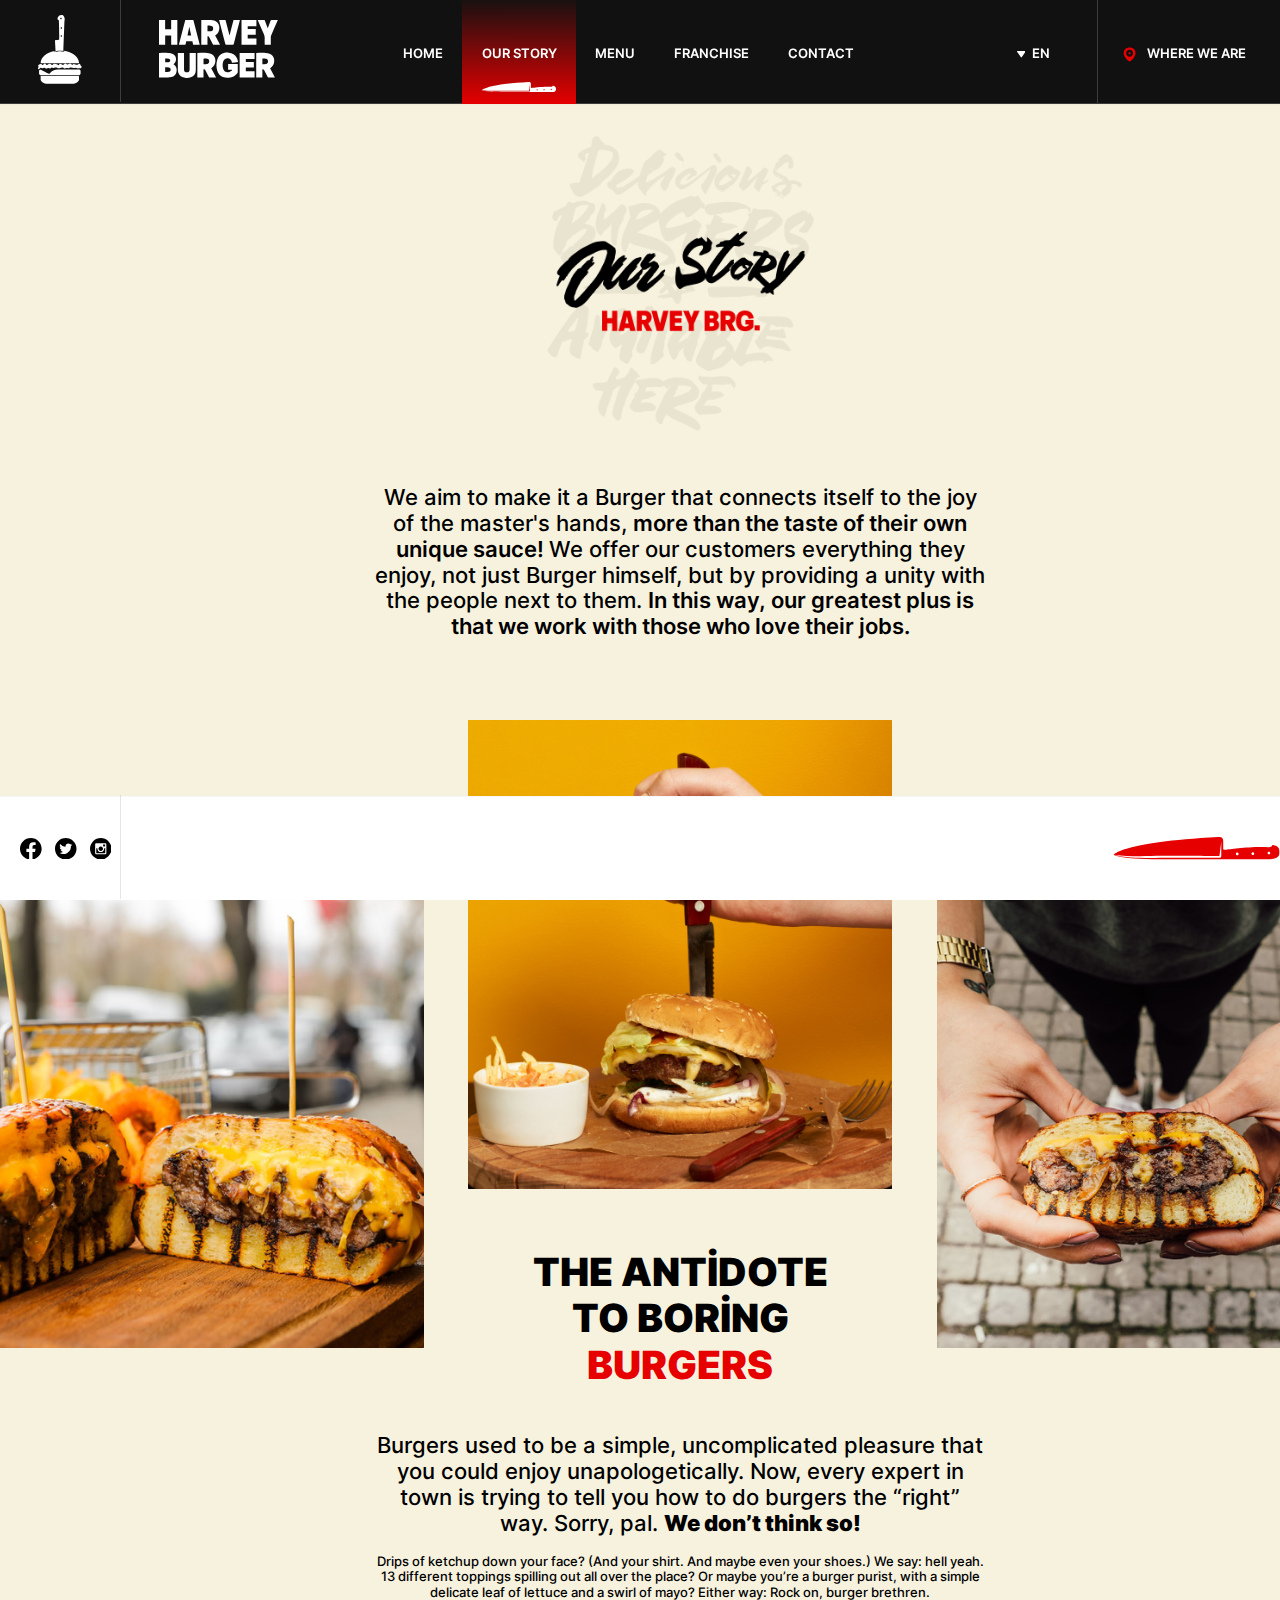
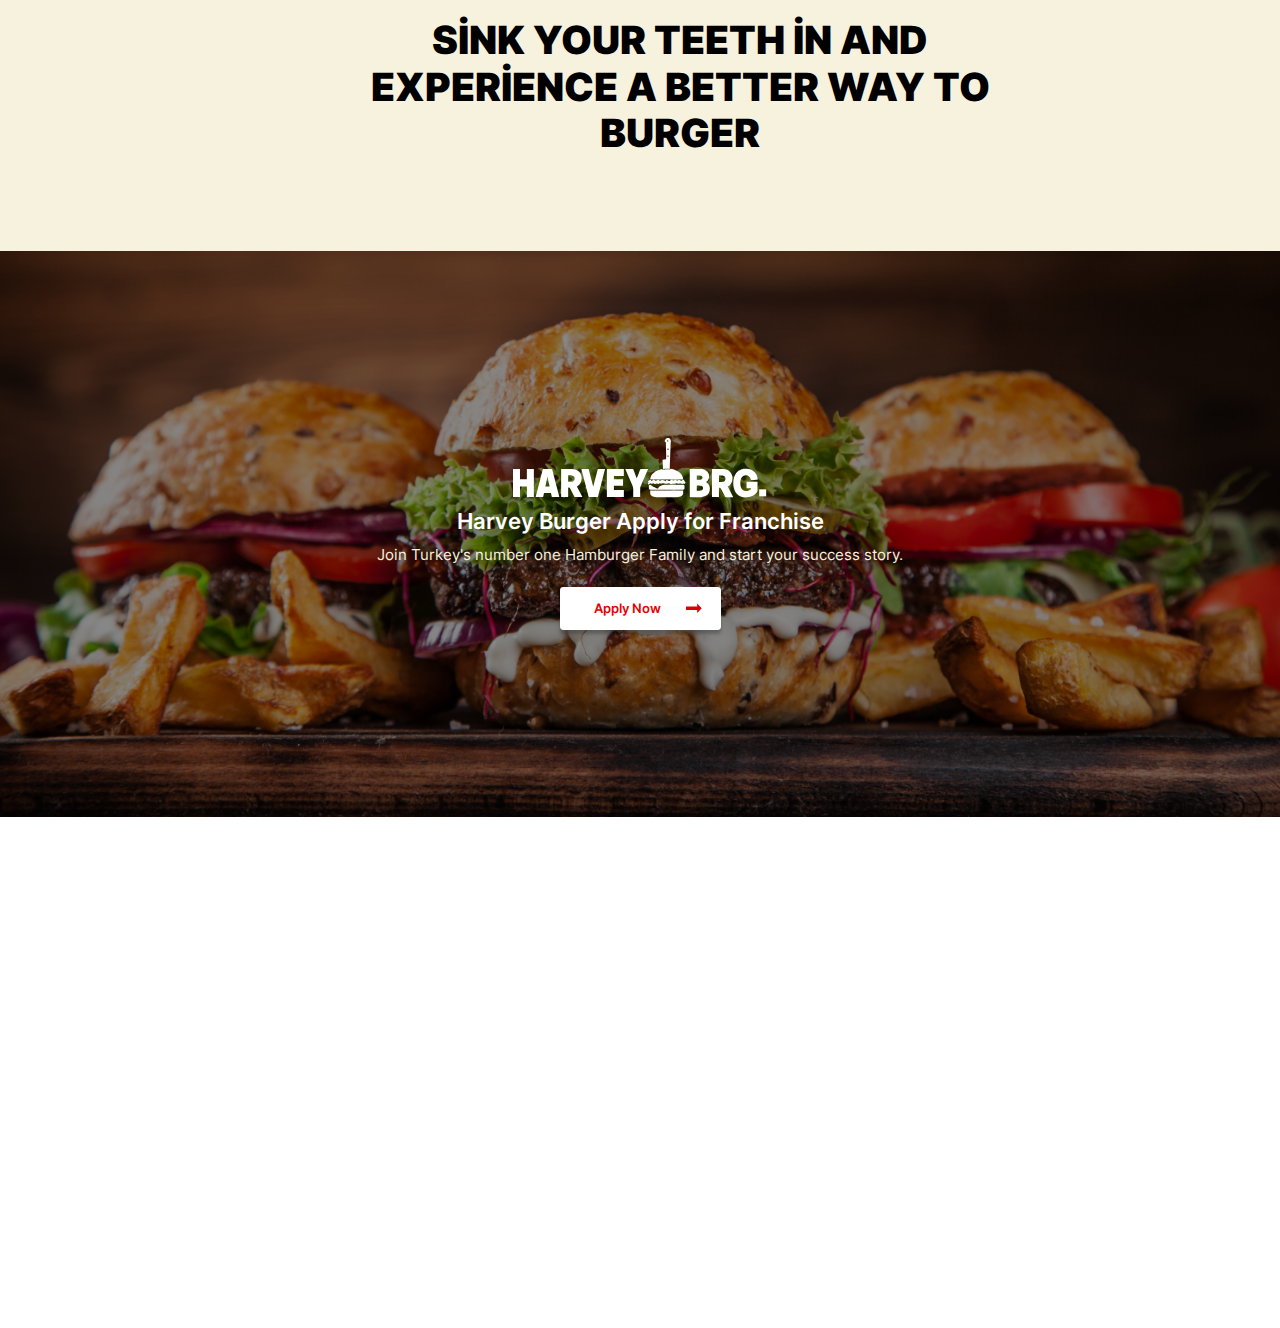
<file: about-us.html>
<!DOCTYPE html>
<html lang="tr">
<head>
    <title>About Us</title>
    <meta charset="utf-8" />
    <meta name="viewport" content="width=device-width, initial-scale=1.0, maximum-scale=1.0, user-scalable=0" />
    <meta name="format-detection" content="telephone=no">
    <meta name="author" content="Contact">
    <link href="Content/Visuals/menu-logo-02.png" rel="shortcut icon" type="image/x-icon" />
    <link href="Content/Styles/Css/Base.css" rel="stylesheet" type="text/css" />

</head>
<body class="f-scrolled-03 about-us">

    <div id="page-wrapper">
        <div id="content-wrapper">
            <header class="comp-header-01">
                <div class="c-wrapper">
                    <div id="site-logo" data-page-transit="true">
                        <div class="c-item-01">
                            <a href="index.html" class="c-unit-01">
                                <svg width="51" height="80" viewBox="0 0 51 80" fill="none" xmlns="http://www.w3.org/2000/svg">
                                    <path d="M47.1944 70.9512H3.50047C3.26532 70.9512 3.07373 71.1602 3.07373 71.4128V74.6961C3.07373 77.6137 6.71416 80 11.1733 80H39.5216C43.972 80 47.6211 77.6137 47.6211 74.6961V71.4128C47.6211 71.1602 47.4295 70.9512 47.1944 70.9512Z" fill="white" />
                                    <path d="M47.656 63.2H22.2078C20.0567 63.4438 18.0013 64.1406 16.1985 65.2641C14.657 66.2221 14.1519 67.4326 14.1257 67.5023L14.0648 67.6591L13.969 67.781C13.7425 68.0771 13.3855 68.2426 12.9761 68.2426C12.5668 68.2426 11.7394 68.2426 5.00724 64.5499C4.92886 64.5064 4.87659 64.4802 4.83305 64.4541C4.6937 64.3757 4.11019 64.0448 3.52667 63.6964C3.22185 63.5135 2.96929 63.3567 2.76898 63.2261C1.89806 63.3567 1.21875 64.1057 1.21875 65.0202V68.0597C1.21875 69.0525 2.03741 69.8712 3.03026 69.8712H47.6473C48.6402 69.8712 49.4588 69.0525 49.4588 68.0597V65.0202C49.4588 64.0274 48.6402 63.2087 47.6473 63.2087L47.656 63.2Z" fill="white" />
                                    <path d="M49.7898 59.1938C49.3718 58.5145 49.485 57.6697 48.9102 57.0949C47.3774 55.5447 46.6893 57.661 45.4091 57.8003C44.0679 57.9571 42.9705 56.8423 41.6903 56.8423C40.8281 56.8423 40.4797 57.8526 39.6785 57.722C39.0427 57.6262 38.5115 56.8685 37.9366 56.6072C36.3603 55.893 35.4284 57.7481 33.9304 57.4259C32.9724 57.2168 32.5892 56.1979 31.5267 56.4243C30.6906 56.5985 30.351 57.5391 29.5671 57.8265C27.0676 58.7496 25.8048 54.6302 24.1587 58.3664C22.4517 57.8787 20.5183 56.1282 18.6371 56.7465C17.5833 57.0949 17.3308 58.2271 16.2073 58.0094C15.467 57.8613 15.2057 57.0862 14.5961 56.8772C13.4465 56.4766 13.342 56.372 12.4449 56.973C8.96995 59.3245 9.6841 56.703 7.7768 56.224C7.35876 56.1195 6.07851 57.6 5.38178 57.9832C4.71988 58.3403 4.29314 57.1036 3.79671 56.9294C2.78645 56.5898 1.57587 57.2691 0.61786 58.1923C-0.174674 58.95 -0.218223 59.7947 0.913969 59.9341C0.931387 60.8224 -0.644969 61.4756 0.30433 62.8778C1.72392 63.2087 2.11584 61.0663 3.48318 61.1708C4.03186 61.2143 4.55441 61.7804 5.10309 61.7891C6.07852 61.8066 6.53138 60.9879 7.48939 61.1534C8.53449 61.3363 8.63029 62.2681 9.88441 62.1462C10.7292 62.0591 11.2953 61.3885 12.2533 61.4756C13.0633 61.554 13.3855 62.1027 14.2825 62.0156C14.8399 61.9633 15.2754 61.1882 15.946 61.1185C16.5644 61.0576 17.1566 61.6062 17.7836 61.6498C18.6894 61.7195 18.8984 61.3798 19.8303 61.1185C21.8073 60.5611 23.0701 62.1811 25.0819 61.824C26.3186 61.6063 27.6598 60.744 28.9052 61.0663C29.6107 61.2492 30.0113 62.0678 30.8125 62.1723C31.4919 62.2681 32.206 61.7891 32.8679 61.6759C33.7649 61.5279 34.6881 61.9546 35.4981 61.8153C36.639 61.6237 37.1964 61.0924 38.4505 61.1098C39.6001 61.1272 40.4449 61.6846 41.5858 61.6411C42.8573 61.5888 43.406 61.0576 44.6514 61.4582C45.5572 61.7456 46.82 62.9649 47.7954 61.284C48.257 62.8517 50.4778 61.7979 50.6869 60.4479C50.9307 58.8977 50.2514 59.9254 49.7898 59.1677V59.1938Z" fill="white" />
                                    <path d="M30.6297 41.6274C30.7081 41.7406 30.7429 41.8625 30.682 41.9671C30.4294 42.4548 29.3495 42.7857 27.5205 42.3851C25.6916 41.9845 24.4201 42.2457 24.4201 42.2457C22.0338 43.047 21.0758 42.6638 21.0758 42.6638C21.0758 42.6638 20.4138 42.4461 19.5604 42.5331C18.7069 42.6202 19.0552 42.0106 19.0552 42.0106C19.0378 41.9409 19.0465 41.8712 19.0639 41.8103C9.8148 43.6218 3.06519 49.3089 3.06519 56.0498H47.691C47.691 49.0563 40.4188 43.1863 30.6297 41.6187V41.6274Z" fill="white" />
                                    <path d="M19.7257 29.2604C19.7257 29.2604 20.0741 35.5571 20.466 41.9758C22.0772 41.7319 23.7581 41.5926 25.4825 41.5926C26.8411 41.5926 28.1736 41.6797 29.4713 41.8364C30.02 27.3357 30.769 7.2262 30.708 6.94751C31.8663 2.92387 29.5845 0.11081 27.982 0.0150095C26.1879 -0.0982096 23.2704 0.337249 22.5649 4.54378C23.1833 5.31889 24.2458 6.17239 24.2458 6.17239C24.2458 6.17239 24.9687 24.5574 24.5071 28.7465L19.717 29.2604H19.7257ZM27.7643 25.0974C27.4334 25.4371 26.8847 25.4458 26.545 25.1148C26.2054 24.7839 26.1967 24.2352 26.5276 23.8955C26.8586 23.5559 27.4072 23.5472 27.7469 23.8781C28.0866 24.2091 28.0953 24.7578 27.7643 25.0974ZM27.7469 14.6116C28.0866 14.9425 28.0953 15.4912 27.7643 15.8309C27.4334 16.1705 26.8847 16.1792 26.545 15.8483C26.2054 15.5173 26.1967 14.9686 26.5276 14.629C26.8586 14.2893 27.4072 14.2806 27.7469 14.6116ZM26.0573 3.36804C26.3883 3.02838 26.9369 3.01967 27.2766 3.35062C27.6162 3.68157 27.625 4.23025 27.294 4.5699C26.9631 4.90956 26.4144 4.91827 26.0747 4.58732C25.7351 4.25637 25.7264 3.7077 26.0573 3.36804Z" fill="white" />
                                </svg>
                            </a>
                            <a href="index.html" class="c-unit-02">
                                <svg width="138" height="68" viewBox="0 0 138 68" fill="none" xmlns="http://www.w3.org/2000/svg">
                                    <path d="M65.2305 17.9146C67.1055 21.5001 68.9476 25.0199 70.8818 28.7107C70.3818 28.7107 70.0529 28.7107 69.7239 28.7107C67.6779 28.7107 65.6253 28.6909 63.5792 28.7238C63.0463 28.7304 62.7831 28.5462 62.5397 28.0857C61.145 25.3949 59.6713 22.7436 58.3226 20.033C57.8818 19.1449 57.3555 18.783 56.2897 19.0988V28.6778H49.1318V0.0593568C49.3818 0.0396199 49.5858 0.0198847 49.7897 0.0198847C53.3029 0.0198847 56.816 -0.0064322 60.3226 0.0264625C63.0397 0.0527783 65.5332 0.796199 67.5266 2.75015C71.566 6.72383 70.7503 14.362 65.9805 17.4344C65.7568 17.5791 65.5332 17.7173 65.2305 17.908V17.9146ZM56.3095 13.0659C57.4937 13.0659 58.5792 13.0725 59.6647 13.0659C59.9279 13.0659 60.191 13.0133 60.4542 12.9541C61.9082 12.6449 62.8555 11.5265 62.9345 10.0396C63.0134 8.44752 62.316 7.13831 60.8818 6.85541C59.4082 6.55936 57.8621 6.60541 56.316 6.49357V13.0659H56.3095Z" fill="white" />
                                    <path d="M21.2961 28.658H14.1579V17.9015H7.17105V28.6449H0V0.0791016H7.11842V10.6054H14.1316V0.0856794H21.2895V28.658H21.2961Z" fill="white" />
                                    <path d="M39.8949 0.0527815C42.3555 9.55278 44.8226 19.0659 47.3226 28.7041C46.3423 28.7041 45.4805 28.7041 44.612 28.7041C43.1778 28.7041 41.737 28.6844 40.3028 28.7107C39.8226 28.7173 39.5989 28.5857 39.5068 28.0791C39.3094 26.9278 39.0397 25.7896 38.7897 24.612H31.6384C31.3949 25.783 31.1778 26.9278 30.9015 28.0594C30.8423 28.3028 30.566 28.6646 30.3818 28.6712C27.9936 28.7107 25.5989 28.6975 23.1055 28.6975C25.5923 19.0923 28.0594 9.5791 30.5265 0.0462036H39.8949V0.0527815ZM37.3752 17.9738C36.6647 14.658 35.9739 11.4015 35.2765 8.14489C35.2305 8.14489 35.1844 8.14489 35.1384 8.15147C34.441 11.408 33.7502 14.6646 33.0463 17.9738H37.3818H37.3752Z" fill="white" />
                                    <path d="M95.8418 0.0593567H113.151V7.1712H103.039V10.5594H112.355V17.112H103.013V21.5067H113.164V28.6515H95.8418V0.0593567Z" fill="white" />
                                    <path d="M81.9997 17.737C83.5261 11.8554 85.0524 5.96725 86.5853 0.0593567H93.9669C93.9076 0.34883 93.8616 0.625148 93.7892 0.888305C91.4668 9.86857 89.1379 18.8488 86.8287 27.8357C86.6642 28.4738 86.4405 28.737 85.7234 28.7238C83.1708 28.6712 80.6116 28.6844 78.059 28.7238C77.4603 28.7304 77.184 28.5988 77.0261 27.9673C74.7037 18.9015 72.3484 9.84883 69.9997 0.78962C69.9405 0.565936 69.9142 0.335672 69.8682 0.0593567H77.23C78.7629 5.96067 80.2892 11.8488 81.8155 17.7304C81.8747 17.7304 81.934 17.737 81.9932 17.7436L81.9997 17.737Z" fill="white" />
                                    <path d="M129.849 28.658H122.737C122.737 27.8423 122.737 27.0725 122.737 26.3094C122.737 24.737 122.651 23.1646 122.757 21.5988C122.888 19.6317 122.414 17.862 121.605 16.0725C119.329 11.033 117.164 5.94094 114.961 0.868575C114.855 0.631733 114.77 0.381732 114.625 0.0198899C115.197 0.0198899 115.684 0.0198899 116.178 0.0198899C118.118 0.0198899 120.066 0.0396265 122.007 0.00673174C122.52 0.00015279 122.75 0.171206 122.928 0.64489C123.914 3.34226 124.928 6.02647 125.941 8.71726C126.033 8.9541 126.132 9.18436 126.283 9.55278C126.434 9.22384 126.546 9.02647 126.625 8.81594C127.664 6.11199 128.711 3.40805 129.724 0.690943C129.908 0.197522 130.125 -0.00642505 130.684 0.000153895C133.079 0.0396276 135.474 0.0133096 138 0.0133096C137.868 0.342257 137.776 0.598838 137.671 0.855417C135.191 6.53305 132.704 12.2041 130.243 17.8949C130.007 18.4344 129.882 19.0659 129.868 19.6515C129.829 22.3423 129.849 25.0265 129.849 27.7173V28.658Z" fill="white" />
                                    <path d="M0 66.8083V38.2294C0.230263 38.2162 0.460538 38.1833 0.690802 38.1833C3.90791 38.1833 7.13159 38.1701 10.3487 38.1833C12.5855 38.1965 14.7632 38.532 16.6908 39.7688C20.6908 42.3346 20.9013 48.1701 17.1184 51.0649C17.0132 51.1438 16.9079 51.2294 16.7961 51.3149C16.8553 51.3873 16.8947 51.4662 16.954 51.5057C20.0592 53.532 20.9934 56.4728 20.3816 59.9662C19.7829 63.3675 17.5592 65.3807 14.3289 66.2557C12.9803 66.6241 11.5526 66.8017 10.1579 66.8346C6.96711 66.9201 3.76974 66.8675 0.578951 66.8609C0.401319 66.8609 0.217105 66.828 0 66.8083ZM7.18422 60.3609C8.65132 60.2886 10.0921 60.328 11.4934 60.1175C12.8224 59.9201 13.5592 58.9004 13.5658 57.6636C13.5658 56.407 12.8618 55.4333 11.4934 55.2294C10.0921 55.0254 8.65132 55.0649 7.18422 54.9925V60.3609ZM7.17763 49.0188C8.48027 49.0188 9.70397 49.0912 10.9145 48.9991C12.1184 48.9004 12.9869 47.9925 13.0461 46.9794C13.0987 46.0715 12.4474 45.1175 11.3684 44.9465C10 44.7294 8.59869 44.7491 7.18422 44.6636V49.0123L7.17763 49.0188Z" fill="white" />
                                    <path d="M91.8294 48.8346C89.4018 49.1373 87.086 49.4267 84.7702 49.7162C84.5992 49.0649 84.4873 48.4991 84.3031 47.9465C83.5992 45.8149 82.0268 44.5517 79.9413 44.4136C77.7242 44.2688 75.9742 45.282 74.9807 47.3346C74.0005 49.3609 73.8557 51.5254 73.9873 53.7294C74.0268 54.3675 74.1189 54.9991 74.2505 55.6241C75.0465 59.4925 78.0663 61.3741 81.8689 60.2754C82.7439 60.0254 83.5334 59.4794 84.3426 59.032C84.836 58.7623 85.04 58.3215 84.836 57.657H80.2768V51.1504H91.5005V51.9728C91.5005 54.7952 91.5268 57.6175 91.4807 60.4333C91.4742 60.9202 91.2834 61.4859 90.9939 61.8741C88.5597 65.1373 85.1781 66.6702 81.211 67.032C78.8557 67.2425 76.5334 67.0583 74.3031 66.1702C70.7768 64.7623 68.6518 62.0846 67.5992 58.532C66.4084 54.5057 66.4018 50.4333 67.6189 46.4136C69.5663 39.9859 74.6781 37.3741 80.8886 37.9136C85.1255 38.282 88.4413 40.1702 90.4478 44.032C91.211 45.5057 91.6386 47.0846 91.8163 48.8346H91.8294Z" fill="white" />
                                    <path d="M128.974 56.0649C130.849 59.6504 132.698 63.1767 134.612 66.8346C134.263 66.8478 134.013 66.8741 133.77 66.8741C131.638 66.8741 129.513 66.8544 127.382 66.8873C126.836 66.8938 126.533 66.7294 126.277 66.2294C124.888 63.5386 123.454 60.8675 122.033 58.1833C121.638 57.4421 120.976 57.1263 120.046 57.2359V66.8149H112.908V38.2425C113.086 38.2228 113.263 38.1833 113.441 38.1833C117.007 38.1833 120.573 38.1438 124.138 38.1965C127.158 38.2425 129.862 39.157 131.862 41.5517C135.342 45.7228 134.158 52.8609 129.54 55.7294C129.382 55.828 129.224 55.9202 128.974 56.0649ZM120.073 51.2886C121.54 51.2228 122.935 51.2688 124.283 51.0649C125.777 50.8412 126.704 49.5123 126.704 47.9399C126.704 46.4202 125.829 45.1373 124.382 44.9202C122.981 44.7096 121.54 44.7557 120.073 44.6899V51.2952V51.2886Z" fill="white" />
                                    <path d="M51.6777 57.2754V66.7952H44.5264V38.2425C44.7303 38.2228 44.9343 38.1833 45.1382 38.1833C48.704 38.1833 52.2698 38.1373 55.8356 38.1965C58.8553 38.2425 61.5527 39.1767 63.5395 41.5846C67 45.7886 65.7829 52.8807 61.1448 55.7491C60.9869 55.8478 60.8356 55.9465 60.6251 56.0781C62.4935 59.6438 64.3421 63.1833 66.2698 66.8675C65.3027 66.8675 64.4935 66.8675 63.6777 66.8675C62.1053 66.8675 60.5395 66.8412 58.9671 66.8807C58.4343 66.8938 58.1645 66.7096 57.9277 66.2425C56.5329 63.5517 55.0658 60.9004 53.7106 58.1899C53.2698 57.3083 52.7566 56.9202 51.6777 57.2754ZM51.7172 51.2886C53.1711 51.2228 54.5593 51.2688 55.9145 51.0715C57.4145 50.8478 58.3356 49.5386 58.3422 47.9531C58.3422 46.3938 57.454 45.0912 55.9606 44.907C54.5856 44.736 53.1645 44.8741 51.7172 44.8741V51.2886Z" fill="white" />
                                    <path d="M21.9345 38.2228H29.0661V39.1702C29.0661 45.2623 29.0661 51.3544 29.0661 57.4465C29.0661 59.6899 30.3292 60.907 32.5529 60.8149C34.4345 60.736 35.5529 59.5978 35.5661 57.7097C35.5792 54.861 35.5661 52.0189 35.5661 49.1702C35.5661 45.8149 35.5661 42.4662 35.5661 39.111C35.5661 38.8281 35.5661 38.5386 35.5661 38.2162H42.6911C42.7108 38.4268 42.7503 38.6044 42.7503 38.782C42.7503 45.2754 42.7766 51.7689 42.7371 58.2557C42.7108 62.3412 40.6319 65.3083 36.9279 66.6373C35.02 67.3215 33.0332 67.5123 31.0266 67.2886C29.9279 67.1636 28.8029 66.9728 27.7634 66.611C24.1055 65.3281 21.9477 62.4004 21.9082 58.5057C21.8424 51.8807 21.8819 45.2557 21.8819 38.6307C21.8819 38.5057 21.9082 38.3807 21.9279 38.2097L21.9345 38.2228Z" fill="white" />
                                    <path d="M110.171 55.2886H100.842V59.6504H111V66.8149H93.6582V38.2491H111V45.3544H100.842V48.7096H110.171V55.2952V55.2886Z" fill="white" />
                                </svg>
                            </a>
                        </div>

                    </div>
                    <nav id="menu-primary">
                        <ul>
                            <li class="">
                                <a href="index.html">
                                    HOME
                                </a>
                            </li>
                            <li class="menu-li-second-item">
                                <div class="menu-hover-svg">
                                    <svg width="86" height="12" viewBox="0 0 86 12" fill="none" xmlns="http://www.w3.org/2000/svg">
                                        <path d="M82.205 4.3193C81.953 5.76395 80.157 5.46805 80.157 5.46805C70.5863 4.98086 59.4377 6.63898 58.632 6.80173C57.8263 6.96448 56.7513 6.73832 56.7513 6.73832C56.7513 6.73832 56.8023 4.21573 56.7513 1.9193C56.7003 -0.377132 54.0649 0.0286802 54.0649 0.0286802C3.55945 2.81124 0 9.67729 0 9.67729C6.29074 11.997 19.7677 11.997 27.2895 11.904C34.8112 11.811 48.792 11.9389 53.3928 11.9737C57.9935 12.0086 74.5149 12.0086 78.007 11.9737C81.4992 11.9389 85.999 12.147 85.999 8.18086C85.999 4.21468 82.2039 4.31824 82.2039 4.31824L82.205 4.3193ZM55.7651 10.1888C55.7794 11.2731 54.7941 11.1695 54.7941 11.1695C54.6942 11.1695 54.5891 11.1674 54.5014 11.1674C49.9006 11.1325 35.9199 11.0046 28.3981 11.0976C20.9967 11.1885 7.08423 11.6789 0.671094 9.4691C7.59316 10.695 18.3266 10.1909 24.4113 10.1159C31.9331 10.0229 45.9149 10.1507 50.5146 10.1856C51.4325 10.193 52.8318 10.1983 54.5014 10.2025C54.8023 10.1856 54.8512 9.88865 54.8512 9.88865L55.7651 2.34836V10.1877V10.1888ZM64.0263 9.7946C63.6428 9.7946 63.3317 9.47227 63.3317 9.07491C63.3317 8.67756 63.6428 8.35629 64.0263 8.35629C64.4097 8.35629 64.7208 8.67861 64.7208 9.07491C64.7208 9.47122 64.4097 9.7946 64.0263 9.7946ZM72.1069 9.66778C71.7234 9.66778 71.4124 9.34546 71.4124 8.9481C71.4124 8.55074 71.7234 8.22947 72.1069 8.22947C72.4904 8.22947 72.8015 8.5518 72.8015 8.9481C72.8015 9.3444 72.4914 9.66778 72.1069 9.66778ZM80.4303 9.337C80.0468 9.337 79.7368 9.01468 79.7368 8.61732C79.7368 8.21996 80.0468 7.89869 80.4303 7.89869C80.8138 7.89869 81.1249 8.22102 81.1249 8.61732C81.1249 9.01362 80.8148 9.337 80.4303 9.337Z" fill="white" />
                                    </svg>
                                </div>
                                <a href="about-us.html">
                                    OUR STORY
                                </a>
                            </li>
                            <li class="">
                                <a href="javascript:void(0);">
                                    MENU
                                </a>
                            </li>
                            <li class="">
                                <a href="franchise.html">
                                    FRANCHISE
                                </a>
                            </li>
                            <li class="" style="flex:1">

                                <a href="contact.html">
                                    CONTACT
                                </a>
                            </li>
                            <li class="where-we-container" style="flex:1">
                                <a class="c-item-02" href="where-are-we.html">
                                    <svg class="c-unit-01-01" width="20" height="20" viewBox="0 0 20 20" fill="none" xmlns="http://www.w3.org/2000/svg">
                                        <path d="M10 18.125C10.4675 18.125 12.295 16.79 13.7513 15.1338C15.6925 12.9275 16.875 10.465 16.875 8.125C16.875 4.42125 13.8313 1.875 10 1.875C6.16875 1.875 3.125 4.42125 3.125 8.125C3.125 10.475 4.3075 12.9375 6.24875 15.1412C7.70375 16.7937 9.53125 18.125 10 18.125ZM10 9.625C10.3315 9.625 10.6495 9.4933 10.8839 9.25888C11.1183 9.02446 11.25 8.70652 11.25 8.375C11.25 8.04348 11.1183 7.72554 10.8839 7.49112C10.6495 7.2567 10.3315 7.125 10 7.125C9.66848 7.125 9.35054 7.2567 9.11612 7.49112C8.8817 7.72554 8.75 8.04348 8.75 8.375C8.75 8.70652 8.8817 9.02446 9.11612 9.25888C9.35054 9.4933 9.66848 9.625 10 9.625ZM10 12.375C8.93913 12.375 7.92172 11.9536 7.17157 11.2034C6.42143 10.4533 6 9.43587 6 8.375C6 7.31413 6.42143 6.29672 7.17157 5.54657C7.92172 4.79643 8.93913 4.375 10 4.375C11.0609 4.375 12.0783 4.79643 12.8284 5.54657C13.5786 6.29672 14 7.31413 14 8.375C14 9.43587 13.5786 10.4533 12.8284 11.2034C12.0783 11.9536 11.0609 12.375 10 12.375Z" fill="#E60000" />
                                    </svg>
                                    <svg class="c-unit-01-02" width="20" height="20" viewBox="0 0 20 20" fill="none" xmlns="http://www.w3.org/2000/svg">
                                        <path d="M10 18.125C10.4675 18.125 12.295 16.79 13.7513 15.1338C15.6925 12.9275 16.875 10.465 16.875 8.125C16.875 4.42125 13.8313 1.875 10 1.875C6.16875 1.875 3.125 4.42125 3.125 8.125C3.125 10.475 4.3075 12.9375 6.24875 15.1412C7.70375 16.7937 9.53125 18.125 10 18.125ZM10 9.625C10.3315 9.625 10.6495 9.4933 10.8839 9.25888C11.1183 9.02446 11.25 8.70652 11.25 8.375C11.25 8.04348 11.1183 7.72554 10.8839 7.49112C10.6495 7.2567 10.3315 7.125 10 7.125C9.66848 7.125 9.35054 7.2567 9.11612 7.49112C8.8817 7.72554 8.75 8.04348 8.75 8.375C8.75 8.70652 8.8817 9.02446 9.11612 9.25888C9.35054 9.4933 9.66848 9.625 10 9.625ZM10 12.375C8.93913 12.375 7.92172 11.9536 7.17157 11.2034C6.42143 10.4533 6 9.43587 6 8.375C6 7.31413 6.42143 6.29672 7.17157 5.54657C7.92172 4.79643 8.93913 4.375 10 4.375C11.0609 4.375 12.0783 4.79643 12.8284 5.54657C13.5786 6.29672 14 7.31413 14 8.375C14 9.43587 13.5786 10.4533 12.8284 11.2034C12.0783 11.9536 11.0609 12.375 10 12.375Z" fill="white" />
                                    </svg>
                                    <p class="c-unit-01">WHERE WE ARE</p>
                                </a>
                            </li>
                            <li class="lang-container" style="flex:1">
                                <a class="c-item-02" href="javascript:void(0);">
                                    <p class="c-unit-01">  LANGUAGE</p>
                                </a>
                            </li>
                            <li class="" style="flex:1">
                                <a class="c-item-02 v2" href="javascript:void(0);">
                                    <svg width="20" height="20" viewBox="0 0 20 20" fill="none" xmlns="http://www.w3.org/2000/svg">
                                        <path d="M10 0C15.523 0 20 4.477 20 10C20 15.523 15.523 20 10 20C4.477 20 0 15.523 0 10C0 4.477 4.477 0 10 0ZM12 11.4L10.436 12.651C10.3811 12.6949 10.3361 12.75 10.3039 12.8125C10.2717 12.875 10.2531 12.9436 10.2492 13.0138C10.2453 13.084 10.2563 13.1543 10.2814 13.22C10.3066 13.2856 10.3453 13.3453 10.395 13.395L11.634 14.634C11.8739 14.8742 12.0487 15.1715 12.142 15.498L12.317 16.111C12.3896 16.3682 12.5185 16.606 12.6944 16.8072C12.8703 17.0083 13.0888 17.1678 13.334 17.274C14.2906 16.8345 15.1513 16.211 15.867 15.439L15.633 13.562C15.5921 13.2354 15.4711 12.924 15.281 12.6554C15.0909 12.3868 14.8374 12.1692 14.543 12.022L13.073 11.286C12.902 11.2004 12.71 11.1657 12.5198 11.1859C12.3296 11.2061 12.1492 11.2804 12 11.4ZM10 2C8.77605 1.99896 7.56823 2.27922 6.46981 2.81916C5.37139 3.35909 4.41175 4.14425 3.665 5.114L3.5 5.335V7.02C3.49987 7.6305 3.68601 8.22651 4.03355 8.72844C4.38109 9.23036 4.87349 9.61431 5.445 9.829L5.623 9.889L6.913 10.284C8.286 10.704 9.623 9.587 9.49 8.188L9.471 8.043L9.296 6.994C9.25733 6.76163 9.30193 6.52307 9.42194 6.32037C9.54195 6.11767 9.72967 5.96384 9.952 5.886L10.06 5.856L10.672 5.716C11.0192 5.63663 11.3471 5.48851 11.6361 5.28038C11.9252 5.07225 12.1696 4.80833 12.355 4.50419C12.5404 4.20005 12.663 3.86185 12.7155 3.50955C12.7681 3.15726 12.7496 2.79801 12.661 2.453C11.8061 2.15212 10.9063 1.99894 10 2Z" fill="white" />
                                    </svg>
                                    <p class="c-unit-01">ENGLISH</p>
                                </a>
                            </li>
                            <li class="" style="flex:1">
                                <a class="c-item-02 v2" href="javascript:void(0);">
                                    <svg width="20" height="20" viewBox="0 0 20 20" fill="none" xmlns="http://www.w3.org/2000/svg">
                                        <path d="M10 0C15.523 0 20 4.477 20 10C20 15.523 15.523 20 10 20C4.477 20 0 15.523 0 10C0 4.477 4.477 0 10 0ZM12 11.4L10.436 12.651C10.3811 12.6949 10.3361 12.75 10.3039 12.8125C10.2717 12.875 10.2531 12.9436 10.2492 13.0138C10.2453 13.084 10.2563 13.1543 10.2814 13.22C10.3066 13.2856 10.3453 13.3453 10.395 13.395L11.634 14.634C11.8739 14.8742 12.0487 15.1715 12.142 15.498L12.317 16.111C12.3896 16.3682 12.5185 16.606 12.6944 16.8072C12.8703 17.0083 13.0888 17.1678 13.334 17.274C14.2906 16.8345 15.1513 16.211 15.867 15.439L15.633 13.562C15.5921 13.2354 15.4711 12.924 15.281 12.6554C15.0909 12.3868 14.8374 12.1692 14.543 12.022L13.073 11.286C12.902 11.2004 12.71 11.1657 12.5198 11.1859C12.3296 11.2061 12.1492 11.2804 12 11.4ZM10 2C8.77605 1.99896 7.56823 2.27922 6.46981 2.81916C5.37139 3.35909 4.41175 4.14425 3.665 5.114L3.5 5.335V7.02C3.49987 7.6305 3.68601 8.22651 4.03355 8.72844C4.38109 9.23036 4.87349 9.61431 5.445 9.829L5.623 9.889L6.913 10.284C8.286 10.704 9.623 9.587 9.49 8.188L9.471 8.043L9.296 6.994C9.25733 6.76163 9.30193 6.52307 9.42194 6.32037C9.54195 6.11767 9.72967 5.96384 9.952 5.886L10.06 5.856L10.672 5.716C11.0192 5.63663 11.3471 5.48851 11.6361 5.28038C11.9252 5.07225 12.1696 4.80833 12.355 4.50419C12.5404 4.20005 12.663 3.86185 12.7155 3.50955C12.7681 3.15726 12.7496 2.79801 12.661 2.453C11.8061 2.15212 10.9063 1.99894 10 2Z" fill="white" />
                                    </svg>

                                    <p class="c-unit-01">TURKISH</p>
                                </a>
                            </li>
                        </ul>
                    </nav>
                    <section id="activity-container">
                        <div class="menu-activities">
                            <a id="menu-language" class="c-item-01" href="javascript:void(0);" onclick="Feux.Globals.overlayWrElem.classList.add('on'); HarveyScripts.addOnClassLanguageArea();">
                                <svg class="c-unit-01" width="10" height="8" viewBox="0 0 10 8" fill="none" xmlns="http://www.w3.org/2000/svg">
                                    <path d="M0.0566463 0.268014C0.0145731 0.348901 -0.00467684 0.439718 0.000961281 0.530719C0.0065994 0.621719 0.0369119 0.709466 0.0886478 0.784541L4.58888 7.28488C4.6349 7.35131 4.69633 7.40559 4.76791 7.44308C4.8395 7.48057 4.9191 7.50015 4.99991 7.50015C5.08071 7.50015 5.16031 7.48057 5.2319 7.44308C5.30348 7.40559 5.36491 7.35131 5.41093 7.28488L9.91116 0.784541C9.96307 0.709524 9.99347 0.621737 9.99906 0.530685C10.0047 0.439632 9.98523 0.348785 9.9429 0.267979C9.90056 0.187173 9.83693 0.119488 9.75889 0.0722523C9.68084 0.0250167 9.59137 3.07754e-05 9.50014 -1.50576e-08L0.499669 -4.08481e-07C0.408396 -1.54537e-05 0.318859 0.0249524 0.240765 0.072197C0.16267 0.119442 0.0989971 0.18716 0.0566463 0.268014Z" fill="white" />
                                </svg>
                                <svg class="c-unit-02" width="10" height="8" viewBox="0 0 10 8" fill="none" xmlns="http://www.w3.org/2000/svg">
                                    <path d="M0.0566463 0.268014C0.0145731 0.348901 -0.00467684 0.439718 0.000961281 0.530719C0.0065994 0.621719 0.0369119 0.709466 0.0886478 0.784541L4.58888 7.28488C4.6349 7.35131 4.69633 7.40559 4.76791 7.44308C4.8395 7.48057 4.9191 7.50015 4.99991 7.50015C5.08071 7.50015 5.16031 7.48057 5.2319 7.44308C5.30348 7.40559 5.36491 7.35131 5.41093 7.28488L9.91116 0.784541C9.96307 0.709524 9.99347 0.621737 9.99906 0.530685C10.0047 0.439632 9.98523 0.348785 9.9429 0.267979C9.90056 0.187173 9.83693 0.119488 9.75889 0.0722523C9.68084 0.0250167 9.59137 3.07754e-05 9.50014 -1.50576e-08L0.499669 -4.08481e-07C0.408396 -1.54537e-05 0.318859 0.0249524 0.240765 0.072197C0.16267 0.119442 0.0989971 0.18716 0.0566463 0.268014Z" fill="#E60000" />
                                </svg>

                                EN
                            </a>
                            <div class="c-item-01-01">
                                <a href="javascript:void(0);" class="c-unit-01">
                                    <svg width="20" height="20" viewBox="0 0 20 20" fill="none" xmlns="http://www.w3.org/2000/svg">
                                        <path d="M10 0C15.523 0 20 4.477 20 10C20 15.523 15.523 20 10 20C4.477 20 0 15.523 0 10C0 4.477 4.477 0 10 0ZM12 11.4L10.436 12.651C10.3811 12.6949 10.3361 12.75 10.3039 12.8125C10.2717 12.875 10.2531 12.9436 10.2492 13.0138C10.2453 13.084 10.2563 13.1543 10.2814 13.22C10.3066 13.2856 10.3453 13.3453 10.395 13.395L11.634 14.634C11.8739 14.8742 12.0487 15.1715 12.142 15.498L12.317 16.111C12.3896 16.3682 12.5185 16.606 12.6944 16.8072C12.8703 17.0083 13.0888 17.1678 13.334 17.274C14.2906 16.8345 15.1513 16.211 15.867 15.439L15.633 13.562C15.5921 13.2354 15.4711 12.924 15.281 12.6554C15.0909 12.3868 14.8374 12.1692 14.543 12.022L13.073 11.286C12.902 11.2004 12.71 11.1657 12.5198 11.1859C12.3296 11.2061 12.1492 11.2804 12 11.4ZM10 2C8.77605 1.99896 7.56823 2.27922 6.46981 2.81916C5.37139 3.35909 4.41175 4.14425 3.665 5.114L3.5 5.335V7.02C3.49987 7.6305 3.68601 8.22651 4.03355 8.72844C4.38109 9.23036 4.87349 9.61431 5.445 9.829L5.623 9.889L6.913 10.284C8.286 10.704 9.623 9.587 9.49 8.188L9.471 8.043L9.296 6.994C9.25733 6.76163 9.30193 6.52307 9.42194 6.32037C9.54195 6.11767 9.72967 5.96384 9.952 5.886L10.06 5.856L10.672 5.716C11.0192 5.63663 11.3471 5.48851 11.6361 5.28038C11.9252 5.07225 12.1696 4.80833 12.355 4.50419C12.5404 4.20005 12.663 3.86185 12.7155 3.50955C12.7681 3.15726 12.7496 2.79801 12.661 2.453C11.8061 2.15212 10.9063 1.99894 10 2Z" fill="#E60000" />
                                    </svg>
                                    English
                                </a>
                                <a href="javascript:void(0);" class="c-unit-01">
                                    <svg width="20" height="20" viewBox="0 0 20 20" fill="none" xmlns="http://www.w3.org/2000/svg">
                                        <path d="M10 0C15.523 0 20 4.477 20 10C20 15.523 15.523 20 10 20C4.477 20 0 15.523 0 10C0 4.477 4.477 0 10 0ZM12 11.4L10.436 12.651C10.3811 12.6949 10.3361 12.75 10.3039 12.8125C10.2717 12.875 10.2531 12.9436 10.2492 13.0138C10.2453 13.084 10.2563 13.1543 10.2814 13.22C10.3066 13.2856 10.3453 13.3453 10.395 13.395L11.634 14.634C11.8739 14.8742 12.0487 15.1715 12.142 15.498L12.317 16.111C12.3896 16.3682 12.5185 16.606 12.6944 16.8072C12.8703 17.0083 13.0888 17.1678 13.334 17.274C14.2906 16.8345 15.1513 16.211 15.867 15.439L15.633 13.562C15.5921 13.2354 15.4711 12.924 15.281 12.6554C15.0909 12.3868 14.8374 12.1692 14.543 12.022L13.073 11.286C12.902 11.2004 12.71 11.1657 12.5198 11.1859C12.3296 11.2061 12.1492 11.2804 12 11.4ZM10 2C8.77605 1.99896 7.56823 2.27922 6.46981 2.81916C5.37139 3.35909 4.41175 4.14425 3.665 5.114L3.5 5.335V7.02C3.49987 7.6305 3.68601 8.22651 4.03355 8.72844C4.38109 9.23036 4.87349 9.61431 5.445 9.829L5.623 9.889L6.913 10.284C8.286 10.704 9.623 9.587 9.49 8.188L9.471 8.043L9.296 6.994C9.25733 6.76163 9.30193 6.52307 9.42194 6.32037C9.54195 6.11767 9.72967 5.96384 9.952 5.886L10.06 5.856L10.672 5.716C11.0192 5.63663 11.3471 5.48851 11.6361 5.28038C11.9252 5.07225 12.1696 4.80833 12.355 4.50419C12.5404 4.20005 12.663 3.86185 12.7155 3.50955C12.7681 3.15726 12.7496 2.79801 12.661 2.453C11.8061 2.15212 10.9063 1.99894 10 2Z" fill="#E60000" />
                                    </svg>
                                    Turkish
                                </a>
                            </div>
                            <div id="overlay-wrapper" onclick="Feux.Globals.overlayWrElem.classList.remove('on'); HarveyScripts.removeOnClassLanguageArea();" style="background:none;"></div>

                            <a class="c-item-02" href="where-are-we.html">
                                <svg class="c-unit-A" width="20" height="20" viewBox="0 0 20 20" fill="none" xmlns="http://www.w3.org/2000/svg">
                                    <path d="M10 18.125C10.4675 18.125 12.295 16.79 13.7513 15.1338C15.6925 12.9275 16.875 10.465 16.875 8.125C16.875 4.42125 13.8313 1.875 10 1.875C6.16875 1.875 3.125 4.42125 3.125 8.125C3.125 10.475 4.3075 12.9375 6.24875 15.1412C7.70375 16.7937 9.53125 18.125 10 18.125ZM10 9.625C10.3315 9.625 10.6495 9.4933 10.8839 9.25888C11.1183 9.02446 11.25 8.70652 11.25 8.375C11.25 8.04348 11.1183 7.72554 10.8839 7.49112C10.6495 7.2567 10.3315 7.125 10 7.125C9.66848 7.125 9.35054 7.2567 9.11612 7.49112C8.8817 7.72554 8.75 8.04348 8.75 8.375C8.75 8.70652 8.8817 9.02446 9.11612 9.25888C9.35054 9.4933 9.66848 9.625 10 9.625ZM10 12.375C8.93913 12.375 7.92172 11.9536 7.17157 11.2034C6.42143 10.4533 6 9.43587 6 8.375C6 7.31413 6.42143 6.29672 7.17157 5.54657C7.92172 4.79643 8.93913 4.375 10 4.375C11.0609 4.375 12.0783 4.79643 12.8284 5.54657C13.5786 6.29672 14 7.31413 14 8.375C14 9.43587 13.5786 10.4533 12.8284 11.2034C12.0783 11.9536 11.0609 12.375 10 12.375Z" fill="#E60000" />
                                </svg>

                                <svg class="c-unit-B" width="20" height="20" viewBox="0 0 20 20" fill="none" xmlns="http://www.w3.org/2000/svg">
                                    <path d="M10 18.125C10.4675 18.125 12.295 16.79 13.7513 15.1338C15.6925 12.9275 16.875 10.465 16.875 8.125C16.875 4.42125 13.8313 1.875 10 1.875C6.16875 1.875 3.125 4.42125 3.125 8.125C3.125 10.475 4.3075 12.9375 6.24875 15.1412C7.70375 16.7937 9.53125 18.125 10 18.125ZM10 9.625C10.3315 9.625 10.6495 9.4933 10.8839 9.25888C11.1183 9.02446 11.25 8.70652 11.25 8.375C11.25 8.04348 11.1183 7.72554 10.8839 7.49112C10.6495 7.2567 10.3315 7.125 10 7.125C9.66848 7.125 9.35054 7.2567 9.11612 7.49112C8.8817 7.72554 8.75 8.04348 8.75 8.375C8.75 8.70652 8.8817 9.02446 9.11612 9.25888C9.35054 9.4933 9.66848 9.625 10 9.625V9.625ZM10 12.375C8.93913 12.375 7.92172 11.9536 7.17157 11.2034C6.42143 10.4533 6 9.43587 6 8.375C6 7.31413 6.42143 6.29672 7.17157 5.54657C7.92172 4.79643 8.93913 4.375 10 4.375C11.0609 4.375 12.0783 4.79643 12.8284 5.54657C13.5786 6.29672 14 7.31413 14 8.375C14 9.43587 13.5786 10.4533 12.8284 11.2034C12.0783 11.9536 11.0609 12.375 10 12.375V12.375Z" fill="white" />
                                </svg>

                                <p class="c-unit-01">WHERE WE ARE</p>
                            </a>
                        </div>

                        <div class="menu-buttons">
                            <a id="button-hamburger" href="javascript:void(0);" onclick="Feux.MenuPrimary.UX.show({ sender: this });">
                                <div class="hamburger-mobile">
                                    <svg width="27" height="19" viewBox="0 0 27 19" fill="none" xmlns="http://www.w3.org/2000/svg">
                                        <path d="M0.375 18.25H26.625V15.3333H0.375V18.25ZM0.375 10.9583H26.625V8.04167H0.375V10.9583ZM0.375 0.75V3.66667H26.625V0.75H0.375Z" fill="white" />
                                    </svg>
                                </div>
                            </a>

                            <a id="button-menuclose" href="javascript:void(0);" onclick="Feux.MenuPrimary.UX.hide({ sender: this });">
                                <svg width="27" height="19" viewBox="0 0 27 19" fill="none" xmlns="http://www.w3.org/2000/svg">
                                    <path d="M0.375 18.25H26.625V15.3333H0.375V18.25ZM0.375 10.9583H26.625V8.04167H0.375V10.9583ZM0.375 0.75V3.66667H26.625V0.75H0.375Z" fill="white" />
                                </svg>
                            </a>
                        </div>
                    </section>
                </div>
            </header>

            <main class="body-about-us">
                <section class="section-05">
                    <div class="c-wrapper">
                        <div class="c-container-01">
                            <img class="c-item-01" src="/Content/Visuals/about-us/01.png" alt="harvey-burger-about-us-img" />
                            <div class="c-item-02">
                                We aim to make it a Burger that connects itself to the joy of the master's hands,
                                <span>
                                    more than the taste of their own unique sauce!
                                </span>
                                We offer our customers everything they enjoy, not just Burger himself, but by providing a unity with the people next to them.
                                <span>
                                    In this way, our greatest plus is that we work with those who love their jobs.
                                </span>
                            </div>
                        </div>
                        <div class="c-container-02">
                            <div class="c-item-01">
                                <img src="/Content/Visuals/about-us/02.png" alt="harvey-burger-about-us-img" />
                            </div>
                            <div class="c-item-02">
                                <img src="/Content/Visuals/about-us/03.png" alt="harvey-burger-about-us-img" />
                            </div>
                            <div class="c-item-03">
                                <img src="/Content/Visuals/about-us/04.png" alt="harvey-burger-about-us-img" />
                            </div>
                        </div>
                        <div class="c-container-03">
                            <h1 class="c-item-00">
                                The antidote to boring
                                <span>burgers</span>
                            </h1>
                            <div class="c-item-01">
                                Burgers used to be a simple, uncomplicated pleasure that you could enjoy unapologetically.  Now, every expert in town is trying to tell you how to do burgers the “right” way.  Sorry, pal.
                                <span>We don’t think so!</span>
                            </div>
                            <p class="c-item-02">Drips of ketchup down your face? (And your shirt. And maybe even your shoes.) We say: hell yeah. 13 different toppings spilling out all over the place? Or maybe you’re a burger purist, with a simple delicate leaf of lettuce and a swirl of mayo? Either way: Rock on, burger brethren.</p>
                            <h5 class="c-item-03">
                                Sink your Teeth in and experience
                                a Better Way to Burger
                            </h5>
                        </div>
                    </div>
                </section>
                <section class="section-06">
                    <div class="c-container-01">
                        <div class="c-item-01">
                            <svg class="c-unit-01" width="295" height="70" viewBox="0 0 295 70" fill="none" xmlns="http://www.w3.org/2000/svg">
                                <path d="M74.2129 56.3652C76.3496 60.446 78.4427 64.4504 80.6375 68.6474C80.0706 68.6474 79.6963 68.6474 79.3184 68.6474C76.9892 68.6474 74.6563 68.6256 72.327 68.662C71.7202 68.6729 71.4222 68.4621 71.146 67.9352C69.5617 64.8755 67.8865 61.8559 66.3458 58.7744C65.8407 57.7606 65.2484 57.3572 64.0347 57.7097V68.6038H55.895V36.056C56.1785 36.0378 56.411 36.0087 56.6472 36.0087C60.6444 36.0087 64.6379 35.976 68.6351 36.0196C71.7274 36.0523 74.5654 36.8954 76.8293 39.1192C81.426 43.636 80.4958 52.3317 75.0669 55.8274C74.8162 55.9909 74.5582 56.1472 74.2129 56.3652ZM64.0674 50.8455C65.4119 50.8455 66.6474 50.8528 67.8829 50.8382C68.1809 50.8382 68.4825 50.7764 68.7768 50.7147C70.4338 50.3622 71.5094 49.0904 71.5966 47.4007C71.6911 45.5874 70.8953 44.1012 69.2637 43.7778C67.5849 43.4435 65.8298 43.4907 64.0674 43.3708V50.8491V50.8455Z" fill="#E30101" />
                                <path d="M24.2265 68.5896H16.105V56.351H8.15786V68.5715H0V36.0781H8.09608V48.0515H16.0795V36.0818H24.2265V68.5933V68.5896Z" fill="#E30101" />
                                <path d="M45.3896 36.0488C48.1913 46.8594 50.9929 57.6771 53.8382 68.6476C52.7263 68.6476 51.7415 68.6476 50.7531 68.6476C49.1179 68.6476 47.4827 68.6294 45.8475 68.6585C45.2988 68.6694 45.0444 68.5167 44.9427 67.939C44.7138 66.6308 44.4085 65.3335 44.1251 63.9963H35.9854C35.7092 65.3263 35.4658 66.6308 35.1496 67.9172C35.0842 68.1897 34.7681 68.6076 34.5609 68.6112C31.8429 68.6585 29.1212 68.6439 26.2795 68.6439C29.1103 57.7171 31.9155 46.8957 34.7245 36.0488H45.386H45.3896ZM42.5262 56.4344C41.7195 52.6589 40.9273 48.956 40.1388 45.2532C40.0843 45.2532 40.0334 45.2568 39.9789 45.2605C39.1904 48.9669 38.3982 52.6698 37.5952 56.4344H42.5262Z" fill="#E30101" />
                                <path d="M109.043 36.0566H128.738V44.1455H117.233V47.9973H127.829V55.4502H117.204V60.4503H128.752V68.5754H109.043V36.0566V36.0566Z" fill="#E30101" />
                                <path d="M93.2938 56.1655C95.0308 49.472 96.7677 42.7786 98.512 36.0525H106.91C106.841 36.3831 106.79 36.6956 106.71 36.9972C104.068 47.2155 101.415 57.4337 98.7918 67.6592C98.6064 68.3859 98.3484 68.6875 97.5345 68.6694C94.6274 68.6112 91.7204 68.6258 88.817 68.6621C88.1375 68.6694 87.825 68.5167 87.6397 67.7972C84.9979 57.4846 82.3162 47.1828 79.6453 36.8773C79.5799 36.623 79.5508 36.3577 79.4963 36.0488H87.8759C89.6164 42.7677 91.3534 49.4611 93.0903 56.1546C93.1594 56.1582 93.2284 56.1655 93.2938 56.1691V56.1655Z" fill="#E30101" />
                                <path d="M147.732 68.5859H139.639C139.639 67.6556 139.639 66.7835 139.639 65.9114C139.639 64.1236 139.545 62.3321 139.665 60.5552C139.814 58.3131 139.272 56.3037 138.353 54.2687C135.762 48.5346 133.302 42.7424 130.795 36.9719C130.675 36.6994 130.577 36.4196 130.413 36.0053C131.064 36.0053 131.619 36.0053 132.179 36.0053C134.388 36.0053 136.601 36.0271 138.811 35.9908C139.396 35.9799 139.661 36.1797 139.857 36.7175C140.98 39.7845 142.136 42.8405 143.284 45.9001C143.386 46.169 143.502 46.4343 143.673 46.8522C143.847 46.4815 143.971 46.2526 144.062 46.0164C145.243 42.9386 146.434 39.8644 147.586 36.7757C147.793 36.2161 148.041 35.9799 148.68 35.9908C151.402 36.0344 154.127 36.0089 157.002 36.0089C156.856 36.3832 156.751 36.6776 156.624 36.9646C153.804 43.4255 150.969 49.8791 148.175 56.3473C147.91 56.9614 147.761 57.6772 147.75 58.3459C147.706 61.4019 147.732 64.4615 147.732 67.5212V68.5895V68.5859Z" fill="#E30101" />
                                <path d="M205.309 68.6588V36.14C205.574 36.1218 205.832 36.0891 206.094 36.0891C209.757 36.0891 213.423 36.071 217.086 36.0928C219.63 36.1073 222.108 36.4888 224.299 37.8951C228.852 40.8167 229.092 47.4484 224.786 50.7515C224.666 50.8423 224.55 50.9368 224.419 51.0385C224.488 51.1221 224.528 51.2093 224.597 51.2529C228.133 53.5568 229.194 56.9071 228.5 60.8752C227.82 64.7488 225.291 67.0308 221.614 68.0301C220.084 68.4444 218.456 68.6479 216.868 68.6915C213.238 68.786 209.601 68.7242 205.967 68.7242C205.763 68.7242 205.556 68.6879 205.309 68.6624V68.6588ZM213.481 61.3222C215.149 61.2386 216.788 61.2822 218.383 61.0424C219.899 60.8171 220.735 59.6579 220.738 58.248C220.742 56.8163 219.939 55.708 218.38 55.4827C216.785 55.2501 215.149 55.2937 213.478 55.2138V61.3222H213.481ZM213.474 48.4222C214.957 48.4222 216.345 48.5094 217.722 48.3968C219.088 48.2878 220.077 47.2485 220.146 46.1039C220.208 45.0719 219.466 43.9854 218.234 43.7928C216.679 43.5493 215.084 43.5675 213.474 43.473V48.4222Z" fill="#E30101" />
                                <path d="M284.388 48.2075C281.622 48.5527 278.991 48.8833 276.357 49.2104C276.164 48.4727 276.033 47.8223 275.826 47.1973C275.027 44.7735 273.232 43.3309 270.866 43.1747C268.348 43.0075 266.357 44.163 265.227 46.4996C264.111 48.8034 263.947 51.2707 264.1 53.7744C264.144 54.4975 264.249 55.2207 264.394 55.9293C265.299 60.3334 268.737 62.4664 273.065 61.2237C274.057 60.9366 274.958 60.3152 275.881 59.8101C276.444 59.5013 276.677 59.0034 276.44 58.2476H271.251V50.8419H284.024V51.7795C284.024 54.9881 284.05 58.2004 283.999 61.409C283.991 61.965 283.773 62.6045 283.443 63.0478C280.67 66.7579 276.826 68.5022 272.316 68.9128C269.638 69.1562 266.993 68.9455 264.46 67.9317C260.448 66.3255 258.032 63.2804 256.836 59.2433C255.481 54.6611 255.474 50.028 256.862 45.453C259.082 38.1382 264.896 35.1694 271.96 35.7799C276.778 36.1978 280.55 38.3453 282.836 42.7422C283.708 44.4174 284.191 46.2198 284.395 48.2038L284.388 48.2075Z" fill="#E30101" />
                                <path d="M239.212 57.812V68.6443H231.076V36.1582C231.309 36.1328 231.541 36.0892 231.77 36.0892C235.826 36.0892 239.884 36.0383 243.94 36.1037C247.377 36.1582 250.448 37.2193 252.704 39.9591C256.644 44.7412 255.259 52.8119 249.983 56.0714C249.805 56.1804 249.634 56.293 249.39 56.4493C251.513 60.5046 253.62 64.5345 255.815 68.7242C254.718 68.7242 253.791 68.7242 252.868 68.7242C251.084 68.7242 249.296 68.6952 247.512 68.7388C246.905 68.7533 246.6 68.5425 246.327 68.0156C244.739 64.956 243.068 61.9363 241.527 58.8512C241.025 57.8447 240.444 57.4086 239.216 57.8083L239.212 57.812ZM239.256 50.9986C240.909 50.9259 242.49 50.9768 244.027 50.7515C245.735 50.5008 246.781 49.0073 246.789 47.2049C246.796 45.4316 245.775 43.949 244.078 43.7419C242.512 43.5493 240.902 43.7019 239.252 43.7019V50.9986H239.256Z" fill="#E30101" />
                                <path d="M294.086 59.6396H285.961V67.7648H294.086V59.6396Z" fill="#E30101" />
                                <path d="M197.278 60.9727H159.727C159.523 60.9727 159.36 61.1507 159.36 61.3687V64.1886C159.36 66.6922 162.492 68.7453 166.322 68.7453H190.683C194.513 68.7453 197.645 66.6959 197.645 64.1886V61.3687C197.645 61.1507 197.482 60.9727 197.278 60.9727Z" fill="#E30101" />
                                <path d="M197.678 54.3083H175.806C173.953 54.5155 172.191 55.115 170.643 56.078C169.32 56.8992 168.884 57.9385 168.859 58.0003L168.808 58.1311L168.728 58.2328C168.532 58.4872 168.226 58.6325 167.878 58.6325C167.529 58.6325 166.816 58.6325 161.028 55.4602C160.962 55.4239 160.915 55.3985 160.879 55.3803C160.763 55.3149 160.254 55.0278 159.756 54.7298C159.491 54.57 159.276 54.4391 159.102 54.3229C158.35 54.4319 157.768 55.0823 157.768 55.8636V58.4726C157.768 59.3302 158.47 60.0315 159.327 60.0315H197.675C198.532 60.0315 199.233 59.3302 199.233 58.4726V55.8636C199.233 55.006 198.532 54.3047 197.675 54.3047L197.678 54.3083Z" fill="#E30101" />
                                <path d="M199.513 50.8671C199.157 50.2857 199.248 49.5589 198.757 49.0647C197.438 47.7347 196.846 49.548 195.749 49.6752C194.593 49.806 193.656 48.8467 192.555 48.8539C191.813 48.8576 191.515 49.7188 190.821 49.6134C190.276 49.5298 189.822 48.8794 189.328 48.6541C187.976 48.04 187.173 49.6388 185.883 49.3554C185.062 49.1737 184.731 48.298 183.815 48.4906C183.096 48.6432 182.805 49.4462 182.133 49.6933C179.985 50.4855 178.902 46.9462 177.485 50.1548C176.014 49.737 174.357 48.2326 172.743 48.7631C171.835 49.0611 171.62 50.0386 170.654 49.8496C170.018 49.7261 169.793 49.0538 169.269 48.8721C168.281 48.5269 168.194 48.4361 167.423 48.9557C164.44 50.9761 165.054 48.7268 163.415 48.3161C163.055 48.2253 161.951 49.5008 161.355 49.8278C160.788 50.1367 160.421 49.0683 159.989 48.9266C159.124 48.6359 158.084 49.2173 157.256 50.0095C156.576 50.6599 156.533 51.3867 157.507 51.5102C157.521 52.2733 156.166 52.8366 156.987 54.0394C158.204 54.3264 158.546 52.4805 159.716 52.5677C160.185 52.604 160.639 53.0946 161.108 53.1018C161.944 53.1164 162.34 52.4151 163.157 52.5568C164.055 52.7094 164.138 53.5161 165.214 53.4107C165.944 53.338 166.428 52.7603 167.253 52.8366C167.95 52.902 168.226 53.3744 168.997 53.2981C169.473 53.2508 169.851 52.5858 170.428 52.5277C170.963 52.4768 171.468 52.9456 172.006 52.9856C172.787 53.0437 172.965 52.7566 173.764 52.5313C175.465 52.0553 176.551 53.4471 178.274 53.1382C179.335 52.9492 180.494 52.2116 181.559 52.4914C182.166 52.6476 182.511 53.3526 183.198 53.4471C183.779 53.527 184.393 53.1164 184.964 53.0219C185.734 52.8947 186.526 53.2617 187.227 53.1418C188.205 52.9747 188.692 52.5168 189.764 52.5386C190.752 52.5568 191.475 53.0328 192.456 52.9965C193.547 52.9565 194.019 52.495 195.095 52.8402C195.876 53.0909 196.959 54.1375 197.798 52.6876C198.191 54.0321 200.098 53.1273 200.284 51.9681C200.498 50.6381 199.909 51.5175 199.513 50.8707V50.8671Z" fill="#E30101" />
                                <path d="M183.041 35.7656C183.11 35.8637 183.136 35.9655 183.089 36.06C182.874 36.4815 181.944 36.7649 180.367 36.4197C178.79 36.0781 177.703 36.3034 177.703 36.3034C175.65 36.9866 174.833 36.6595 174.833 36.6595C174.833 36.6595 174.259 36.4706 173.528 36.5469C172.798 36.6232 173.096 36.0999 173.096 36.0999C173.081 36.0418 173.085 35.9837 173.103 35.9255C165.156 37.4844 159.349 42.3719 159.349 48.1677H197.704C197.704 42.1538 191.454 37.1174 183.041 35.7656Z" fill="#E30101" />
                                <path d="M173.67 25.1435C173.67 25.1435 173.971 30.5543 174.309 36.074C175.694 35.8632 177.136 35.7469 178.619 35.7469C179.789 35.7469 180.934 35.8196 182.049 35.9541C182.522 23.4938 183.161 6.20787 183.11 5.96804C184.106 2.50504 182.144 0.0958375 180.77 0.0122603C179.226 -0.0822182 176.718 0.292062 176.112 3.90405C176.646 4.56903 177.558 5.30669 177.558 5.30669C177.558 5.30669 178.179 21.1028 177.787 24.7075L173.673 25.1472L173.67 25.1435ZM180.581 21.5643C180.298 21.8586 179.825 21.8659 179.531 21.5788C179.237 21.2954 179.229 20.823 179.513 20.5286C179.796 20.2343 180.269 20.227 180.563 20.5141C180.857 20.8012 180.865 21.2699 180.581 21.5643ZM180.567 12.5488C180.861 12.8323 180.868 13.3047 180.585 13.599C180.301 13.8933 179.829 13.9006 179.535 13.6135C179.24 13.3301 179.233 12.8577 179.52 12.5634C179.804 12.269 180.276 12.2618 180.57 12.5488H180.567ZM179.117 2.88295C179.4 2.58862 179.873 2.58135 180.167 2.86842C180.461 3.15185 180.468 3.62425 180.185 3.91858C179.902 4.21292 179.429 4.22019 179.135 3.93312C178.841 3.64605 178.833 3.17729 179.117 2.88295V2.88295Z" fill="#E30101" />
                            </svg>
                            <svg class="c-unit-02" width="295" height="70" viewBox="0 0 295 70" fill="none" xmlns="http://www.w3.org/2000/svg">
                                <path d="M74.2129 56.3653C76.3496 60.4461 78.4427 64.4505 80.6375 68.6475C80.0706 68.6475 79.6963 68.6475 79.3184 68.6475C76.9892 68.6475 74.6563 68.6257 72.327 68.6621C71.7202 68.673 71.4222 68.4622 71.146 67.9353C69.5617 64.8757 67.8865 61.856 66.3458 58.7745C65.8407 57.7607 65.2484 57.3574 64.0347 57.7098V68.6039H55.895V36.0561C56.1785 36.0379 56.411 36.0088 56.6472 36.0088C60.6444 36.0088 64.6379 35.9761 68.6351 36.0197C71.7274 36.0524 74.5654 36.8955 76.8293 39.1194C81.426 43.6362 80.4958 52.3318 75.0669 55.8275C74.8162 55.9911 74.5582 56.1473 74.2129 56.3653ZM64.0674 50.8456C65.4119 50.8456 66.6474 50.8529 67.8829 50.8383C68.1809 50.8383 68.4825 50.7766 68.7768 50.7148C70.4338 50.3623 71.5094 49.0905 71.5966 47.4008C71.6911 45.5875 70.8953 44.1013 69.2637 43.7779C67.5849 43.4436 65.8298 43.4908 64.0674 43.3709V50.8492V50.8456Z" fill="white" />
                                <path d="M24.2265 68.5896H16.105V56.351H8.15786V68.5715H0V36.0781H8.09608V48.0515H16.0795V36.0818H24.2265V68.5933V68.5896Z" fill="white" />
                                <path d="M45.3899 36.0488C48.1915 46.8594 50.9932 57.6771 53.8384 68.6476C52.7265 68.6476 51.7417 68.6476 50.7534 68.6476C49.1182 68.6476 47.4829 68.6294 45.8477 68.6585C45.299 68.6694 45.0447 68.5167 44.9429 67.939C44.714 66.6308 44.4088 65.3335 44.1253 63.9963H35.9856C35.7095 65.3263 35.466 66.6308 35.1499 67.9172C35.0845 68.1897 34.7683 68.6076 34.5612 68.6112C31.8431 68.6585 29.1214 68.6439 26.2798 68.6439C29.1105 57.7171 31.9158 46.8957 34.7247 36.0488H45.3863H45.3899ZM42.5265 56.4344C41.7198 52.6589 40.9276 48.956 40.1391 45.2532C40.0846 45.2532 40.0337 45.2569 39.9792 45.2605C39.1906 48.9669 38.3985 52.6698 37.5954 56.4344H42.5265Z" fill="white" />
                                <path d="M109.043 36.0566H128.738V44.1455H117.234V47.9973H127.83V55.4502H117.204V60.4503H128.753V68.5754H109.043V36.0566Z" fill="white" />
                                <path d="M93.2941 56.1655C95.031 49.472 96.768 42.7786 98.5122 36.0525H106.91C106.841 36.3831 106.79 36.6956 106.71 36.9972C104.068 47.2155 101.416 57.4337 98.792 67.6592C98.6067 68.3859 98.3487 68.6875 97.5347 68.6694C94.6277 68.6112 91.7206 68.6258 88.8173 68.6621C88.1377 68.6694 87.8252 68.5167 87.6399 67.7972C84.9981 57.4846 82.3164 47.1828 79.6456 36.8773C79.5802 36.623 79.5511 36.3577 79.4966 36.0488H87.8761C89.6167 42.7677 91.3536 49.4611 93.0906 56.1546C93.1596 56.1582 93.2287 56.1655 93.2941 56.1691V56.1655Z" fill="white" />
                                <path d="M147.732 68.586H139.639C139.639 67.6557 139.639 66.7836 139.639 65.9115C139.639 64.1237 139.545 62.3322 139.665 60.5553C139.814 58.3133 139.272 56.3038 138.353 54.2689C135.762 48.5347 133.302 42.7425 130.795 36.972C130.675 36.6995 130.577 36.4197 130.413 36.0054C131.064 36.0054 131.619 36.0054 132.179 36.0054C134.388 36.0054 136.601 36.0272 138.811 35.9909C139.396 35.98 139.661 36.1799 139.857 36.7177C140.98 39.7846 142.136 42.8406 143.284 45.9002C143.386 46.1691 143.502 46.4344 143.673 46.8523C143.847 46.4817 143.971 46.2527 144.062 46.0165C145.243 42.9387 146.434 39.8645 147.586 36.7758C147.793 36.2162 148.041 35.98 148.68 35.9909C151.402 36.0345 154.127 36.0091 157.002 36.0091C156.856 36.3833 156.751 36.6777 156.624 36.9648C153.804 43.4256 150.969 49.8792 148.175 56.3474C147.91 56.9615 147.761 57.6774 147.75 58.346C147.706 61.402 147.732 64.4616 147.732 67.5213V68.5896V68.586Z" fill="white" />
                                <path d="M205.309 68.6588V36.14C205.574 36.1218 205.832 36.0891 206.094 36.0891C209.757 36.0891 213.423 36.071 217.086 36.0928C219.63 36.1073 222.108 36.4888 224.299 37.8951C228.852 40.8167 229.092 47.4484 224.786 50.7515C224.666 50.8423 224.55 50.9368 224.419 51.0385C224.488 51.1221 224.528 51.2093 224.597 51.2529C228.133 53.5568 229.194 56.9071 228.5 60.8752C227.82 64.7488 225.291 67.0308 221.614 68.0301C220.084 68.4444 218.456 68.6479 216.868 68.6915C213.238 68.786 209.601 68.7242 205.967 68.7242C205.763 68.7242 205.556 68.6879 205.309 68.6624V68.6588ZM213.481 61.3222C215.149 61.2386 216.788 61.2822 218.383 61.0424C219.899 60.8171 220.735 59.6579 220.738 58.248C220.742 56.8163 219.939 55.708 218.38 55.4827C216.785 55.2501 215.149 55.2937 213.478 55.2138V61.3222H213.481ZM213.474 48.4222C214.957 48.4222 216.345 48.5094 217.722 48.3968C219.088 48.2878 220.077 47.2485 220.146 46.1039C220.208 45.0719 219.466 43.9854 218.234 43.7928C216.679 43.5493 215.084 43.5675 213.474 43.473V48.4222Z" fill="white" />
                                <path d="M284.388 48.2076C281.623 48.5528 278.992 48.8835 276.357 49.2105C276.165 48.4728 276.034 47.8224 275.827 47.1974C275.027 44.7736 273.232 43.331 270.866 43.1748C268.348 43.0076 266.357 44.1632 265.227 46.4997C264.111 48.8035 263.948 51.2709 264.1 53.7745C264.144 54.4977 264.249 55.2208 264.395 55.9294C265.3 60.3335 268.737 62.4666 273.065 61.2238C274.057 60.9367 274.958 60.3154 275.881 59.8103C276.444 59.5014 276.677 59.0036 276.441 58.2477H271.252V50.8421H284.024V51.7796C284.024 54.9882 284.05 58.2005 283.999 61.4091C283.992 61.9651 283.774 62.6046 283.443 63.048C280.67 66.7581 276.826 68.5023 272.316 68.9129C269.638 69.1564 266.993 68.9456 264.46 67.9318C260.448 66.3256 258.032 63.2805 256.836 59.2434C255.481 54.6612 255.474 50.0281 256.862 45.4532C259.082 38.1383 264.896 35.1695 271.96 35.78C276.779 36.1979 280.551 38.3455 282.836 42.7424C283.708 44.4175 284.192 46.2199 284.395 48.2039L284.388 48.2076Z" fill="white" />
                                <path d="M239.212 57.812V68.6443H231.076V36.1582C231.309 36.1328 231.541 36.0892 231.77 36.0892C235.826 36.0892 239.884 36.0383 243.94 36.1037C247.377 36.1582 250.448 37.2193 252.704 39.9591C256.644 44.7412 255.259 52.8119 249.983 56.0714C249.805 56.1804 249.634 56.293 249.39 56.4493C251.513 60.5046 253.62 64.5345 255.815 68.7242C254.718 68.7242 253.791 68.7242 252.868 68.7242C251.084 68.7242 249.296 68.6952 247.512 68.7388C246.905 68.7533 246.6 68.5425 246.327 68.0156C244.739 64.956 243.068 61.9363 241.527 58.8512C241.025 57.8447 240.444 57.4086 239.216 57.8083L239.212 57.812ZM239.256 50.9986C240.909 50.9259 242.49 50.9768 244.027 50.7515C245.735 50.5008 246.781 49.0073 246.789 47.2049C246.796 45.4316 245.775 43.949 244.078 43.7419C242.512 43.5493 240.902 43.7019 239.252 43.7019V50.9986H239.256Z" fill="white" />
                                <path d="M294.086 59.6396H285.961V67.7648H294.086V59.6396Z" fill="white" />
                                <path d="M197.278 60.9727H159.727C159.523 60.9727 159.36 61.1507 159.36 61.3687V64.1886C159.36 66.6922 162.492 68.7453 166.322 68.7453H190.683C194.513 68.7453 197.645 66.6959 197.645 64.1886V61.3687C197.645 61.1507 197.482 60.9727 197.278 60.9727Z" fill="white" />
                                <path d="M197.678 54.3083H175.807C173.953 54.5155 172.191 55.115 170.643 56.078C169.32 56.8992 168.884 57.9385 168.859 58.0003L168.808 58.1311L168.728 58.2328C168.532 58.4872 168.227 58.6325 167.878 58.6325C167.529 58.6325 166.817 58.6325 161.028 55.4602C160.963 55.4239 160.915 55.3985 160.879 55.3803C160.763 55.3149 160.254 55.0278 159.756 54.7298C159.491 54.57 159.277 54.4391 159.102 54.3229C158.35 54.4319 157.769 55.0823 157.769 55.8636V58.4726C157.769 59.3302 158.47 60.0315 159.327 60.0315H197.675C198.532 60.0315 199.234 59.3302 199.234 58.4726V55.8636C199.234 55.006 198.532 54.3047 197.675 54.3047L197.678 54.3083Z" fill="white" />
                                <path d="M199.513 50.8671C199.157 50.2857 199.248 49.5589 198.757 49.0647C197.438 47.7347 196.846 49.548 195.749 49.6752C194.593 49.806 193.656 48.8467 192.555 48.8539C191.813 48.8576 191.515 49.7188 190.821 49.6134C190.276 49.5298 189.822 48.8794 189.328 48.6541C187.976 48.04 187.173 49.6388 185.883 49.3554C185.062 49.1737 184.731 48.298 183.815 48.4906C183.096 48.6432 182.805 49.4462 182.133 49.6933C179.985 50.4855 178.902 46.9462 177.485 50.1548C176.014 49.737 174.357 48.2326 172.743 48.7631C171.835 49.0611 171.62 50.0386 170.654 49.8496C170.018 49.7261 169.793 49.0538 169.269 48.8721C168.281 48.5269 168.194 48.4361 167.423 48.9557C164.44 50.9761 165.054 48.7268 163.415 48.3161C163.055 48.2253 161.951 49.5008 161.355 49.8278C160.788 50.1367 160.421 49.0683 159.989 48.9266C159.124 48.6359 158.084 49.2173 157.256 50.0095C156.576 50.6599 156.533 51.3867 157.507 51.5102C157.521 52.2733 156.166 52.8366 156.987 54.0394C158.204 54.3264 158.546 52.4805 159.716 52.5677C160.185 52.604 160.639 53.0946 161.108 53.1018C161.944 53.1164 162.34 52.4151 163.157 52.5568C164.055 52.7094 164.138 53.5161 165.214 53.4107C165.944 53.338 166.428 52.7603 167.253 52.8366C167.95 52.902 168.226 53.3744 168.997 53.2981C169.473 53.2508 169.851 52.5858 170.428 52.5277C170.963 52.4768 171.468 52.9456 172.006 52.9856C172.787 53.0437 172.965 52.7566 173.764 52.5313C175.465 52.0553 176.551 53.4471 178.274 53.1382C179.335 52.9492 180.494 52.2116 181.559 52.4914C182.166 52.6476 182.511 53.3526 183.198 53.4471C183.779 53.527 184.393 53.1164 184.964 53.0219C185.734 52.8947 186.526 53.2617 187.227 53.1418C188.205 52.9747 188.692 52.5168 189.764 52.5386C190.752 52.5568 191.475 53.0328 192.456 52.9965C193.547 52.9565 194.019 52.495 195.095 52.8402C195.876 53.0909 196.959 54.1375 197.798 52.6876C198.191 54.0321 200.098 53.1273 200.284 51.9681C200.498 50.6381 199.909 51.5175 199.513 50.8707V50.8671Z" fill="white" />
                                <path d="M183.041 35.7656C183.11 35.8637 183.136 35.9655 183.089 36.06C182.874 36.4815 181.944 36.7649 180.367 36.4197C178.79 36.0781 177.703 36.3034 177.703 36.3034C175.65 36.9866 174.833 36.6595 174.833 36.6595C174.833 36.6595 174.259 36.4706 173.528 36.5469C172.798 36.6232 173.096 36.0999 173.096 36.0999C173.081 36.0418 173.085 35.9837 173.103 35.9255C165.156 37.4844 159.349 42.3719 159.349 48.1677H197.704C197.704 42.1538 191.454 37.1174 183.041 35.7656Z" fill="white" />
                                <path d="M173.67 25.1435C173.67 25.1435 173.972 30.5543 174.309 36.074C175.694 35.8632 177.137 35.7469 178.619 35.7469C179.789 35.7469 180.934 35.8196 182.049 35.9541C182.522 23.4938 183.161 6.20787 183.111 5.96804C184.106 2.50504 182.144 0.0958375 180.77 0.0122603C179.226 -0.0822182 176.719 0.292062 176.112 3.90405C176.646 4.56903 177.558 5.30669 177.558 5.30669C177.558 5.30669 178.179 21.1028 177.787 24.7075L173.674 25.1472L173.67 25.1435ZM180.581 21.5643C180.298 21.8586 179.826 21.8659 179.531 21.5788C179.237 21.2954 179.23 20.823 179.513 20.5286C179.796 20.2343 180.269 20.227 180.563 20.5141C180.858 20.8012 180.865 21.2699 180.581 21.5643ZM180.567 12.5488C180.861 12.8323 180.868 13.3047 180.585 13.599C180.302 13.8933 179.829 13.9006 179.535 13.6135C179.241 13.3301 179.233 12.8577 179.52 12.5634C179.804 12.269 180.276 12.2618 180.57 12.5488H180.567ZM179.117 2.88295C179.4 2.58862 179.873 2.58135 180.167 2.86842C180.461 3.15185 180.469 3.62425 180.185 3.91858C179.902 4.21292 179.429 4.22019 179.135 3.93312C178.841 3.64605 178.834 3.17729 179.117 2.88295Z" fill="white" />
                            </svg>
                        </div>
                        <h1 class="c-item-02">Harvey Burger Apply for Franchise</h1>
                        <h6 class="c-item-03">Join Turkey's number one Hamburger Family and start your success story.</h6>
                        <a class="c-item-04" href="franchise.html">
                            Apply Now
                            <svg width="19" height="12" viewBox="0 0 19 12" fill="none" xmlns="http://www.w3.org/2000/svg">
                                <path d="M13 11.5V8H0V4H13V0.5L18.25 6L13 11.5Z" fill="#DB0101" />
                            </svg>
                        </a>
                    </div>
                    <img class="c-item" src="/Content/Visuals/about-us/05.png" alt="harvey-burger-contact-img" />
                  
                </section>

            </main>
            <div id="overlay-wrapper" onclick="Feux.Globals.overlayWrElem.classList.remove('on'); HarveyScripts.removeOnClassLanguageArea();" style="background:none;"></div>
            <footer class="comp-footer-01" style="z-index: 2">
                <div class="c-wrapper">
                    <div class="c-container-01">
                        <div class="c-item-01">
                            <a href="javascript:void(0);">
                                <svg width="26" height="25" viewBox="0 0 26 25" fill="none" xmlns="http://www.w3.org/2000/svg">
                                    <path d="M25.1549 12.5774C25.1549 5.62919 19.521 0 12.5774 0C5.62919 0 0 5.62919 0 12.5774C0 18.8536 4.59784 24.0575 10.6122 25V16.2139H7.41833V12.5782H10.6122V9.80568C10.6122 6.65425 12.487 4.91384 15.361 4.91384C16.7374 4.91384 18.1783 5.1591 18.1783 5.1591V8.25394H16.5896C15.03 8.25394 14.5427 9.22476 14.5427 10.2192V12.5774H18.0305L17.4701 16.2131H14.5427V24.9992C20.5523 24.0567 25.1549 18.8528 25.1549 12.5766V12.5774Z" fill="white" />
                                </svg>
                            </a>
                            <a href="javascript:void(0);">
                                <svg width="25" height="25" viewBox="0 0 25 25" fill="none" xmlns="http://www.w3.org/2000/svg">
                                    <path d="M12.5 0C5.5971 0 0 5.5971 0 12.5C0 19.4029 5.5971 25 12.5 25C19.4029 25 25 19.4029 25 12.5C25 5.5971 19.4029 0 12.5 0ZM18.5073 9.42243C18.5156 9.55357 18.5156 9.69029 18.5156 9.82422C18.5156 13.9202 15.3962 18.6384 9.69587 18.6384C7.93806 18.6384 6.30859 18.1278 4.93583 17.2489C5.18694 17.2768 5.4269 17.2879 5.68359 17.2879C7.13449 17.2879 8.46819 16.7969 9.53125 15.9654C8.16964 15.9375 7.02567 15.0446 6.63504 13.817C7.11216 13.8867 7.54185 13.8867 8.03292 13.7612C7.33183 13.6187 6.70166 13.238 6.24949 12.6835C5.79731 12.1291 5.55102 11.4353 5.55246 10.7199V10.6808C5.96261 10.9124 6.44531 11.0547 6.95034 11.0742C6.52579 10.7913 6.17762 10.408 5.93669 9.95823C5.69577 9.50851 5.56954 9.00628 5.5692 8.49609C5.5692 7.91853 5.71987 7.39118 5.99051 6.93359C6.7687 7.89156 7.73976 8.67506 8.84058 9.23316C9.9414 9.79126 11.1473 10.1115 12.38 10.173C11.942 8.06641 13.5156 6.36161 15.4074 6.36161C16.3002 6.36161 17.1038 6.73549 17.6702 7.33817C18.3705 7.20703 19.0402 6.94475 19.6373 6.59319C19.4057 7.31027 18.9202 7.91574 18.2757 8.29799C18.9007 8.23103 19.5033 8.05804 20.0614 7.81529C19.6401 8.43471 19.1127 8.98438 18.5073 9.42243Z" fill="white" />
                                </svg>
                            </a>
                            <a href="javascript:void(0);">
                                <svg width="25" height="25" viewBox="0 0 25 25" fill="none" xmlns="http://www.w3.org/2000/svg">
                                    <path d="M16.4062 12.5C16.4062 13.536 15.9947 14.5296 15.2621 15.2621C14.5296 15.9947 13.536 16.4062 12.5 16.4062C11.464 16.4062 10.4704 15.9947 9.73786 15.2621C9.0053 14.5296 8.59375 13.536 8.59375 12.5C8.59375 12.2773 8.61719 12.0599 8.65755 11.849H7.29167V17.0534C7.29167 17.4154 7.58463 17.7083 7.94661 17.7083H17.0547C17.2282 17.708 17.3944 17.6388 17.517 17.516C17.6395 17.3933 17.7083 17.2269 17.7083 17.0534V11.849H16.3424C16.3828 12.0599 16.4062 12.2773 16.4062 12.5ZM12.5 15.1042C12.8421 15.1041 13.1808 15.0366 13.4968 14.9056C13.8128 14.7747 14.0999 14.5827 14.3417 14.3408C14.5835 14.0988 14.7753 13.8116 14.9061 13.4956C15.037 13.1795 15.1043 12.8408 15.1042 12.4987C15.1041 12.1566 15.0366 11.8179 14.9056 11.5019C14.7747 11.1859 14.5827 10.8988 14.3408 10.657C14.0988 10.4152 13.8116 10.2234 13.4956 10.0926C13.1795 9.96174 12.8408 9.89445 12.4987 9.89453C11.8079 9.8947 11.1454 10.1693 10.657 10.6579C10.1686 11.1465 9.89436 11.8092 9.89453 12.5C9.8947 13.1908 10.1693 13.8533 10.6579 14.3417C11.1465 14.8301 11.8092 15.1043 12.5 15.1042ZM15.625 9.76562H17.1862C17.2899 9.76562 17.3894 9.72451 17.4629 9.65129C17.5363 9.57807 17.5778 9.47872 17.5781 9.375V7.8138C17.5781 7.70986 17.5368 7.61017 17.4633 7.53667C17.3898 7.46317 17.2901 7.42187 17.1862 7.42187H15.625C15.5211 7.42187 15.4214 7.46317 15.3479 7.53667C15.2744 7.61017 15.2331 7.70986 15.2331 7.8138V9.375C15.2344 9.58984 15.4102 9.76562 15.625 9.76562ZM12.5 0C9.18479 0 6.00537 1.31696 3.66116 3.66116C1.31696 6.00537 0 9.18479 0 12.5C0 15.8152 1.31696 18.9946 3.66116 21.3388C6.00537 23.683 9.18479 25 12.5 25C14.1415 25 15.767 24.6767 17.2835 24.0485C18.8001 23.4203 20.1781 22.4996 21.3388 21.3388C22.4996 20.1781 23.4203 18.8001 24.0485 17.2835C24.6767 15.767 25 14.1415 25 12.5C25 10.8585 24.6767 9.23303 24.0485 7.71646C23.4203 6.19989 22.4996 4.8219 21.3388 3.66116C20.1781 2.50043 18.8001 1.57969 17.2835 0.951506C15.767 0.323322 14.1415 0 12.5 0ZM19.0104 17.5638C19.0104 18.3594 18.3594 19.0104 17.5638 19.0104H7.4362C6.64062 19.0104 5.98958 18.3594 5.98958 17.5638V7.4362C5.98958 6.64062 6.64062 5.98958 7.4362 5.98958H17.5638C18.3594 5.98958 19.0104 6.64062 19.0104 7.4362V17.5638Z" fill="white" />
                                </svg>
                            </a>
                        </div>
                        <div class="c-item-01-B">
                            <a href="javascript:void(0);">
                                <svg width="26" height="25" viewBox="0 0 26 25" fill="none" xmlns="http://www.w3.org/2000/svg">
                                    <path d="M25.1549 12.5774C25.1549 5.62919 19.521 0 12.5774 0C5.62919 0 0 5.62919 0 12.5774C0 18.8536 4.59784 24.0575 10.6122 25V16.2139H7.41833V12.5782H10.6122V9.80568C10.6122 6.65425 12.487 4.91384 15.361 4.91384C16.7374 4.91384 18.1783 5.1591 18.1783 5.1591V8.25394H16.5896C15.03 8.25394 14.5427 9.22476 14.5427 10.2192V12.5774H18.0305L17.4701 16.2131H14.5427V24.9992C20.5523 24.0567 25.1549 18.8528 25.1549 12.5766V12.5774Z" fill="black" />
                                </svg>

                            </a>
                            <a href="javascript:void(0);">
                                <svg width="25" height="25" viewBox="0 0 25 25" fill="none" xmlns="http://www.w3.org/2000/svg">
                                    <path d="M12.5 0C5.5971 0 0 5.5971 0 12.5C0 19.4029 5.5971 25 12.5 25C19.4029 25 25 19.4029 25 12.5C25 5.5971 19.4029 0 12.5 0ZM18.5073 9.42243C18.5156 9.55357 18.5156 9.69029 18.5156 9.82422C18.5156 13.9202 15.3962 18.6384 9.69587 18.6384C7.93806 18.6384 6.30859 18.1278 4.93583 17.2489C5.18694 17.2768 5.4269 17.2879 5.68359 17.2879C7.13449 17.2879 8.46819 16.7969 9.53125 15.9654C8.16964 15.9375 7.02567 15.0446 6.63504 13.817C7.11216 13.8867 7.54185 13.8867 8.03292 13.7612C7.33183 13.6187 6.70166 13.238 6.24949 12.6835C5.79731 12.1291 5.55102 11.4353 5.55246 10.7199V10.6808C5.96261 10.9124 6.44531 11.0547 6.95034 11.0742C6.52579 10.7913 6.17762 10.408 5.93669 9.95823C5.69577 9.50851 5.56954 9.00628 5.5692 8.49609C5.5692 7.91853 5.71987 7.39118 5.99051 6.93359C6.7687 7.89156 7.73976 8.67506 8.84058 9.23316C9.9414 9.79126 11.1473 10.1115 12.38 10.173C11.942 8.06641 13.5156 6.36161 15.4074 6.36161C16.3002 6.36161 17.1038 6.73549 17.6702 7.33817C18.3705 7.20703 19.0402 6.94475 19.6373 6.59319C19.4057 7.31027 18.9202 7.91574 18.2757 8.29799C18.9007 8.23103 19.5033 8.05804 20.0614 7.81529C19.6401 8.43471 19.1127 8.98438 18.5073 9.42243Z" fill="black" />
                                </svg>

                            </a>
                            <a href="javascript:void(0);">
                                <svg width="25" height="25" viewBox="0 0 25 25" fill="none" xmlns="http://www.w3.org/2000/svg">
                                    <path d="M16.4062 12.5C16.4062 13.536 15.9947 14.5296 15.2621 15.2621C14.5296 15.9947 13.536 16.4062 12.5 16.4062C11.464 16.4062 10.4704 15.9947 9.73786 15.2621C9.0053 14.5296 8.59375 13.536 8.59375 12.5C8.59375 12.2773 8.61719 12.0599 8.65755 11.849H7.29167V17.0534C7.29167 17.4154 7.58463 17.7083 7.94661 17.7083H17.0547C17.2282 17.708 17.3944 17.6388 17.517 17.516C17.6395 17.3933 17.7083 17.2269 17.7083 17.0534V11.849H16.3424C16.3828 12.0599 16.4062 12.2773 16.4062 12.5ZM12.5 15.1042C12.8421 15.1041 13.1808 15.0366 13.4968 14.9056C13.8128 14.7747 14.0999 14.5827 14.3417 14.3408C14.5835 14.0988 14.7753 13.8116 14.9061 13.4956C15.037 13.1795 15.1043 12.8408 15.1042 12.4987C15.1041 12.1566 15.0366 11.8179 14.9056 11.5019C14.7747 11.1859 14.5827 10.8988 14.3408 10.657C14.0988 10.4152 13.8116 10.2234 13.4956 10.0926C13.1795 9.96174 12.8408 9.89445 12.4987 9.89453C11.8079 9.8947 11.1454 10.1693 10.657 10.6579C10.1686 11.1465 9.89436 11.8092 9.89453 12.5C9.8947 13.1908 10.1693 13.8533 10.6579 14.3417C11.1465 14.8301 11.8092 15.1043 12.5 15.1042ZM15.625 9.76562H17.1862C17.2899 9.76562 17.3894 9.72451 17.4629 9.65129C17.5363 9.57807 17.5778 9.47872 17.5781 9.375V7.8138C17.5781 7.70986 17.5368 7.61017 17.4633 7.53667C17.3898 7.46317 17.2901 7.42187 17.1862 7.42187H15.625C15.5211 7.42187 15.4214 7.46317 15.3479 7.53667C15.2744 7.61017 15.2331 7.70986 15.2331 7.8138V9.375C15.2344 9.58984 15.4102 9.76562 15.625 9.76562ZM12.5 0C9.18479 0 6.00537 1.31696 3.66116 3.66116C1.31696 6.00537 0 9.18479 0 12.5C0 15.8152 1.31696 18.9946 3.66116 21.3388C6.00537 23.683 9.18479 25 12.5 25C14.1415 25 15.767 24.6767 17.2835 24.0485C18.8001 23.4203 20.1781 22.4996 21.3388 21.3388C22.4996 20.1781 23.4203 18.8001 24.0485 17.2835C24.6767 15.767 25 14.1415 25 12.5C25 10.8585 24.6767 9.23303 24.0485 7.71646C23.4203 6.19989 22.4996 4.8219 21.3388 3.66116C20.1781 2.50043 18.8001 1.57969 17.2835 0.951506C15.767 0.323322 14.1415 0 12.5 0ZM19.0104 17.5638C19.0104 18.3594 18.3594 19.0104 17.5638 19.0104H7.4362C6.64062 19.0104 5.98958 18.3594 5.98958 17.5638V7.4362C5.98958 6.64062 6.64062 5.98958 7.4362 5.98958H17.5638C18.3594 5.98958 19.0104 6.64062 19.0104 7.4362V17.5638Z" fill="black" />
                                </svg>

                            </a>
                        </div>
                        <div class="c-item-02" id="scroll-animation">
                            <div class="scroll-animation_area">
                                <div class="scroll-animation_area__">
                                    <div class="c-unit-01">
                                        <span class="scroll-01">
                                            <span>
                                                <svg class="c-unit-01-02" width="193" height="26" viewBox="0 0 193 26" fill="none" xmlns="http://www.w3.org/2000/svg">
                                                    <path d="M184.483 9.3582C183.918 12.4883 179.887 11.8471 179.887 11.8471C158.409 10.7916 133.389 14.3842 131.581 14.7368C129.773 15.0894 127.361 14.5994 127.361 14.5994C127.361 14.5994 127.475 9.1338 127.361 4.1582C127.246 -0.81741 121.332 0.0618505 121.332 0.0618505C7.98806 6.09074 0 20.9672 0 20.9672C14.1176 25.9932 44.3624 25.9932 61.2426 25.7917C78.1229 25.5902 109.498 25.8672 119.823 25.9428C130.148 26.0183 167.225 26.0183 175.062 25.9428C182.899 25.8672 192.998 26.3183 192.998 17.7249C192.998 9.13151 184.481 9.35591 184.481 9.35591L184.483 9.3582ZM125.147 22.0754C125.179 24.4247 122.968 24.2003 122.968 24.2003C122.744 24.2003 122.508 24.1957 122.311 24.1957C111.986 24.1201 80.6108 23.8431 63.7306 24.0446C47.1205 24.2415 15.8983 25.3039 1.50606 20.5161C17.0405 23.1722 41.1283 22.08 54.7835 21.9174C71.6637 21.7159 103.042 21.993 113.364 22.0685C115.424 22.0846 118.564 22.096 122.311 22.1052C122.987 22.0685 123.096 21.4251 123.096 21.4251L125.147 5.08783V22.0731V22.0754ZM143.687 21.2213C142.826 21.2213 142.128 20.523 142.128 19.662C142.128 18.8011 142.826 18.105 143.687 18.105C144.547 18.105 145.246 18.8034 145.246 19.662C145.246 20.5207 144.547 21.2213 143.687 21.2213ZM161.821 20.9466C160.961 20.9466 160.263 20.2482 160.263 19.3873C160.263 18.5263 160.961 17.8302 161.821 17.8302C162.682 17.8302 163.38 18.5286 163.38 19.3873C163.38 20.2459 162.684 20.9466 161.821 20.9466ZM180.501 20.2299C179.64 20.2299 178.944 19.5315 178.944 18.6706C178.944 17.8096 179.64 17.1135 180.501 17.1135C181.361 17.1135 182.059 17.8119 182.059 18.6706C182.059 19.5292 181.364 20.2299 180.501 20.2299Z" fill="#E60000" />
                                                </svg>
                                                <svg class="c-unit-01-01" width="193" height="26" viewBox="0 0 193 26" fill="none" xmlns="http://www.w3.org/2000/svg">
                                                    <g clip-path="url(#clip0_3_317)">
                                                        <path d="M184.483 9.35813C183.918 12.4882 179.887 11.8471 179.887 11.8471C158.409 10.7915 133.389 14.3841 131.581 14.7367C129.773 15.0894 127.361 14.5993 127.361 14.5993C127.361 14.5993 127.475 9.13374 127.361 4.15813C127.246 -0.817471 121.332 0.0617894 121.332 0.0617894C7.98806 6.09068 0 20.9671 0 20.9671C14.1176 25.9931 44.3624 25.9931 61.2426 25.7916C78.1229 25.5901 109.498 25.8672 119.823 25.9427C130.148 26.0183 167.225 26.0183 175.062 25.9427C182.899 25.8672 192.998 26.3182 192.998 17.7248C192.998 9.13145 184.481 9.35584 184.481 9.35584L184.483 9.35813ZM125.147 22.0754C125.179 24.4246 122.968 24.2002 122.968 24.2002C122.744 24.2002 122.508 24.1957 122.311 24.1957C111.986 24.1201 80.6108 23.843 63.7306 24.0445C47.1205 24.2414 15.8983 25.3039 1.50606 20.516C17.0405 23.1721 41.1283 22.0799 54.7835 21.9174C71.6637 21.7159 103.042 21.9929 113.364 22.0685C115.424 22.0845 118.564 22.096 122.311 22.1051C122.987 22.0685 123.096 21.4251 123.096 21.4251L125.147 5.08777V22.0731V22.0754ZM143.687 21.2213C142.826 21.2213 142.128 20.5229 142.128 19.662C142.128 18.801 142.826 18.1049 143.687 18.1049C144.547 18.1049 145.246 18.8033 145.246 19.662C145.246 20.5206 144.547 21.2213 143.687 21.2213ZM161.821 20.9465C160.961 20.9465 160.263 20.2481 160.263 19.3872C160.263 18.5263 160.961 17.8302 161.821 17.8302C162.682 17.8302 163.38 18.5285 163.38 19.3872C163.38 20.2458 162.684 20.9465 161.821 20.9465ZM180.501 20.2298C179.64 20.2298 178.944 19.5315 178.944 18.6705C178.944 17.8096 179.64 17.1135 180.501 17.1135C181.361 17.1135 182.059 17.8119 182.059 18.6705C182.059 19.5292 181.364 20.2298 180.501 20.2298Z" fill="white" />
                                                    </g>
                                                    <defs>
                                                        <clipPath id="clip0_3_317">
                                                            <rect width="193" height="26" fill="white" />
                                                        </clipPath>
                                                    </defs>
                                                </svg>
                                            </span>
                                            1  ORIGINAL BURGERS HANDMADE INSTORE DAILY
                                            <span>
                                                <svg class="c-unit-01-02" width="193" height="26" viewBox="0 0 193 26" fill="none" xmlns="http://www.w3.org/2000/svg">
                                                    <path d="M184.483 9.3582C183.918 12.4883 179.887 11.8471 179.887 11.8471C158.409 10.7916 133.389 14.3842 131.581 14.7368C129.773 15.0894 127.361 14.5994 127.361 14.5994C127.361 14.5994 127.475 9.1338 127.361 4.1582C127.246 -0.81741 121.332 0.0618505 121.332 0.0618505C7.98806 6.09074 0 20.9672 0 20.9672C14.1176 25.9932 44.3624 25.9932 61.2426 25.7917C78.1229 25.5902 109.498 25.8672 119.823 25.9428C130.148 26.0183 167.225 26.0183 175.062 25.9428C182.899 25.8672 192.998 26.3183 192.998 17.7249C192.998 9.13151 184.481 9.35591 184.481 9.35591L184.483 9.3582ZM125.147 22.0754C125.179 24.4247 122.968 24.2003 122.968 24.2003C122.744 24.2003 122.508 24.1957 122.311 24.1957C111.986 24.1201 80.6108 23.8431 63.7306 24.0446C47.1205 24.2415 15.8983 25.3039 1.50606 20.5161C17.0405 23.1722 41.1283 22.08 54.7835 21.9174C71.6637 21.7159 103.042 21.993 113.364 22.0685C115.424 22.0846 118.564 22.096 122.311 22.1052C122.987 22.0685 123.096 21.4251 123.096 21.4251L125.147 5.08783V22.0731V22.0754ZM143.687 21.2213C142.826 21.2213 142.128 20.523 142.128 19.662C142.128 18.8011 142.826 18.105 143.687 18.105C144.547 18.105 145.246 18.8034 145.246 19.662C145.246 20.5207 144.547 21.2213 143.687 21.2213ZM161.821 20.9466C160.961 20.9466 160.263 20.2482 160.263 19.3873C160.263 18.5263 160.961 17.8302 161.821 17.8302C162.682 17.8302 163.38 18.5286 163.38 19.3873C163.38 20.2459 162.684 20.9466 161.821 20.9466ZM180.501 20.2299C179.64 20.2299 178.944 19.5315 178.944 18.6706C178.944 17.8096 179.64 17.1135 180.501 17.1135C181.361 17.1135 182.059 17.8119 182.059 18.6706C182.059 19.5292 181.364 20.2299 180.501 20.2299Z" fill="#E60000" />
                                                </svg>
                                                <svg class="c-unit-01-01" width="193" height="26" viewBox="0 0 193 26" fill="none" xmlns="http://www.w3.org/2000/svg">
                                                    <g clip-path="url(#clip0_3_317)">
                                                        <path d="M184.483 9.35813C183.918 12.4882 179.887 11.8471 179.887 11.8471C158.409 10.7915 133.389 14.3841 131.581 14.7367C129.773 15.0894 127.361 14.5993 127.361 14.5993C127.361 14.5993 127.475 9.13374 127.361 4.15813C127.246 -0.817471 121.332 0.0617894 121.332 0.0617894C7.98806 6.09068 0 20.9671 0 20.9671C14.1176 25.9931 44.3624 25.9931 61.2426 25.7916C78.1229 25.5901 109.498 25.8672 119.823 25.9427C130.148 26.0183 167.225 26.0183 175.062 25.9427C182.899 25.8672 192.998 26.3182 192.998 17.7248C192.998 9.13145 184.481 9.35584 184.481 9.35584L184.483 9.35813ZM125.147 22.0754C125.179 24.4246 122.968 24.2002 122.968 24.2002C122.744 24.2002 122.508 24.1957 122.311 24.1957C111.986 24.1201 80.6108 23.843 63.7306 24.0445C47.1205 24.2414 15.8983 25.3039 1.50606 20.516C17.0405 23.1721 41.1283 22.0799 54.7835 21.9174C71.6637 21.7159 103.042 21.9929 113.364 22.0685C115.424 22.0845 118.564 22.096 122.311 22.1051C122.987 22.0685 123.096 21.4251 123.096 21.4251L125.147 5.08777V22.0731V22.0754ZM143.687 21.2213C142.826 21.2213 142.128 20.5229 142.128 19.662C142.128 18.801 142.826 18.1049 143.687 18.1049C144.547 18.1049 145.246 18.8033 145.246 19.662C145.246 20.5206 144.547 21.2213 143.687 21.2213ZM161.821 20.9465C160.961 20.9465 160.263 20.2481 160.263 19.3872C160.263 18.5263 160.961 17.8302 161.821 17.8302C162.682 17.8302 163.38 18.5285 163.38 19.3872C163.38 20.2458 162.684 20.9465 161.821 20.9465ZM180.501 20.2298C179.64 20.2298 178.944 19.5315 178.944 18.6705C178.944 17.8096 179.64 17.1135 180.501 17.1135C181.361 17.1135 182.059 17.8119 182.059 18.6705C182.059 19.5292 181.364 20.2298 180.501 20.2298Z" fill="white" />
                                                    </g>
                                                    <defs>
                                                        <clipPath id="clip0_3_317">
                                                            <rect width="193" height="26" fill="white" />
                                                        </clipPath>
                                                    </defs>
                                                </svg>
                                            </span>

                                            2 ALWAYS FRESH. NEVER FROZEN.
                                            <span>
                                                <svg class="c-unit-01-02" width="193" height="26" viewBox="0 0 193 26" fill="none" xmlns="http://www.w3.org/2000/svg">
                                                    <path d="M184.483 9.3582C183.918 12.4883 179.887 11.8471 179.887 11.8471C158.409 10.7916 133.389 14.3842 131.581 14.7368C129.773 15.0894 127.361 14.5994 127.361 14.5994C127.361 14.5994 127.475 9.1338 127.361 4.1582C127.246 -0.81741 121.332 0.0618505 121.332 0.0618505C7.98806 6.09074 0 20.9672 0 20.9672C14.1176 25.9932 44.3624 25.9932 61.2426 25.7917C78.1229 25.5902 109.498 25.8672 119.823 25.9428C130.148 26.0183 167.225 26.0183 175.062 25.9428C182.899 25.8672 192.998 26.3183 192.998 17.7249C192.998 9.13151 184.481 9.35591 184.481 9.35591L184.483 9.3582ZM125.147 22.0754C125.179 24.4247 122.968 24.2003 122.968 24.2003C122.744 24.2003 122.508 24.1957 122.311 24.1957C111.986 24.1201 80.6108 23.8431 63.7306 24.0446C47.1205 24.2415 15.8983 25.3039 1.50606 20.5161C17.0405 23.1722 41.1283 22.08 54.7835 21.9174C71.6637 21.7159 103.042 21.993 113.364 22.0685C115.424 22.0846 118.564 22.096 122.311 22.1052C122.987 22.0685 123.096 21.4251 123.096 21.4251L125.147 5.08783V22.0731V22.0754ZM143.687 21.2213C142.826 21.2213 142.128 20.523 142.128 19.662C142.128 18.8011 142.826 18.105 143.687 18.105C144.547 18.105 145.246 18.8034 145.246 19.662C145.246 20.5207 144.547 21.2213 143.687 21.2213ZM161.821 20.9466C160.961 20.9466 160.263 20.2482 160.263 19.3873C160.263 18.5263 160.961 17.8302 161.821 17.8302C162.682 17.8302 163.38 18.5286 163.38 19.3873C163.38 20.2459 162.684 20.9466 161.821 20.9466ZM180.501 20.2299C179.64 20.2299 178.944 19.5315 178.944 18.6706C178.944 17.8096 179.64 17.1135 180.501 17.1135C181.361 17.1135 182.059 17.8119 182.059 18.6706C182.059 19.5292 181.364 20.2299 180.501 20.2299Z" fill="#E60000" />
                                                </svg>
                                                <svg class="c-unit-01-01" width="193" height="26" viewBox="0 0 193 26" fill="none" xmlns="http://www.w3.org/2000/svg">
                                                    <g clip-path="url(#clip0_3_317)">
                                                        <path d="M184.483 9.35813C183.918 12.4882 179.887 11.8471 179.887 11.8471C158.409 10.7915 133.389 14.3841 131.581 14.7367C129.773 15.0894 127.361 14.5993 127.361 14.5993C127.361 14.5993 127.475 9.13374 127.361 4.15813C127.246 -0.817471 121.332 0.0617894 121.332 0.0617894C7.98806 6.09068 0 20.9671 0 20.9671C14.1176 25.9931 44.3624 25.9931 61.2426 25.7916C78.1229 25.5901 109.498 25.8672 119.823 25.9427C130.148 26.0183 167.225 26.0183 175.062 25.9427C182.899 25.8672 192.998 26.3182 192.998 17.7248C192.998 9.13145 184.481 9.35584 184.481 9.35584L184.483 9.35813ZM125.147 22.0754C125.179 24.4246 122.968 24.2002 122.968 24.2002C122.744 24.2002 122.508 24.1957 122.311 24.1957C111.986 24.1201 80.6108 23.843 63.7306 24.0445C47.1205 24.2414 15.8983 25.3039 1.50606 20.516C17.0405 23.1721 41.1283 22.0799 54.7835 21.9174C71.6637 21.7159 103.042 21.9929 113.364 22.0685C115.424 22.0845 118.564 22.096 122.311 22.1051C122.987 22.0685 123.096 21.4251 123.096 21.4251L125.147 5.08777V22.0731V22.0754ZM143.687 21.2213C142.826 21.2213 142.128 20.5229 142.128 19.662C142.128 18.801 142.826 18.1049 143.687 18.1049C144.547 18.1049 145.246 18.8033 145.246 19.662C145.246 20.5206 144.547 21.2213 143.687 21.2213ZM161.821 20.9465C160.961 20.9465 160.263 20.2481 160.263 19.3872C160.263 18.5263 160.961 17.8302 161.821 17.8302C162.682 17.8302 163.38 18.5285 163.38 19.3872C163.38 20.2458 162.684 20.9465 161.821 20.9465ZM180.501 20.2298C179.64 20.2298 178.944 19.5315 178.944 18.6705C178.944 17.8096 179.64 17.1135 180.501 17.1135C181.361 17.1135 182.059 17.8119 182.059 18.6705C182.059 19.5292 181.364 20.2298 180.501 20.2298Z" fill="white" />
                                                    </g>
                                                    <defs>
                                                        <clipPath id="clip0_3_317">
                                                            <rect width="193" height="26" fill="white" />
                                                        </clipPath>
                                                    </defs>
                                                </svg>
                                            </span>

                                            3 ALWAYS FRESH. NEVER FROZEN.
                                            <span>
                                                <svg class="c-unit-01-02" width="193" height="26" viewBox="0 0 193 26" fill="none" xmlns="http://www.w3.org/2000/svg">
                                                    <path d="M184.483 9.3582C183.918 12.4883 179.887 11.8471 179.887 11.8471C158.409 10.7916 133.389 14.3842 131.581 14.7368C129.773 15.0894 127.361 14.5994 127.361 14.5994C127.361 14.5994 127.475 9.1338 127.361 4.1582C127.246 -0.81741 121.332 0.0618505 121.332 0.0618505C7.98806 6.09074 0 20.9672 0 20.9672C14.1176 25.9932 44.3624 25.9932 61.2426 25.7917C78.1229 25.5902 109.498 25.8672 119.823 25.9428C130.148 26.0183 167.225 26.0183 175.062 25.9428C182.899 25.8672 192.998 26.3183 192.998 17.7249C192.998 9.13151 184.481 9.35591 184.481 9.35591L184.483 9.3582ZM125.147 22.0754C125.179 24.4247 122.968 24.2003 122.968 24.2003C122.744 24.2003 122.508 24.1957 122.311 24.1957C111.986 24.1201 80.6108 23.8431 63.7306 24.0446C47.1205 24.2415 15.8983 25.3039 1.50606 20.5161C17.0405 23.1722 41.1283 22.08 54.7835 21.9174C71.6637 21.7159 103.042 21.993 113.364 22.0685C115.424 22.0846 118.564 22.096 122.311 22.1052C122.987 22.0685 123.096 21.4251 123.096 21.4251L125.147 5.08783V22.0731V22.0754ZM143.687 21.2213C142.826 21.2213 142.128 20.523 142.128 19.662C142.128 18.8011 142.826 18.105 143.687 18.105C144.547 18.105 145.246 18.8034 145.246 19.662C145.246 20.5207 144.547 21.2213 143.687 21.2213ZM161.821 20.9466C160.961 20.9466 160.263 20.2482 160.263 19.3873C160.263 18.5263 160.961 17.8302 161.821 17.8302C162.682 17.8302 163.38 18.5286 163.38 19.3873C163.38 20.2459 162.684 20.9466 161.821 20.9466ZM180.501 20.2299C179.64 20.2299 178.944 19.5315 178.944 18.6706C178.944 17.8096 179.64 17.1135 180.501 17.1135C181.361 17.1135 182.059 17.8119 182.059 18.6706C182.059 19.5292 181.364 20.2299 180.501 20.2299Z" fill="#E60000" />
                                                </svg>
                                                <svg class="c-unit-01-01" width="193" height="26" viewBox="0 0 193 26" fill="none" xmlns="http://www.w3.org/2000/svg">
                                                    <g clip-path="url(#clip0_3_317)">
                                                        <path d="M184.483 9.35813C183.918 12.4882 179.887 11.8471 179.887 11.8471C158.409 10.7915 133.389 14.3841 131.581 14.7367C129.773 15.0894 127.361 14.5993 127.361 14.5993C127.361 14.5993 127.475 9.13374 127.361 4.15813C127.246 -0.817471 121.332 0.0617894 121.332 0.0617894C7.98806 6.09068 0 20.9671 0 20.9671C14.1176 25.9931 44.3624 25.9931 61.2426 25.7916C78.1229 25.5901 109.498 25.8672 119.823 25.9427C130.148 26.0183 167.225 26.0183 175.062 25.9427C182.899 25.8672 192.998 26.3182 192.998 17.7248C192.998 9.13145 184.481 9.35584 184.481 9.35584L184.483 9.35813ZM125.147 22.0754C125.179 24.4246 122.968 24.2002 122.968 24.2002C122.744 24.2002 122.508 24.1957 122.311 24.1957C111.986 24.1201 80.6108 23.843 63.7306 24.0445C47.1205 24.2414 15.8983 25.3039 1.50606 20.516C17.0405 23.1721 41.1283 22.0799 54.7835 21.9174C71.6637 21.7159 103.042 21.9929 113.364 22.0685C115.424 22.0845 118.564 22.096 122.311 22.1051C122.987 22.0685 123.096 21.4251 123.096 21.4251L125.147 5.08777V22.0731V22.0754ZM143.687 21.2213C142.826 21.2213 142.128 20.5229 142.128 19.662C142.128 18.801 142.826 18.1049 143.687 18.1049C144.547 18.1049 145.246 18.8033 145.246 19.662C145.246 20.5206 144.547 21.2213 143.687 21.2213ZM161.821 20.9465C160.961 20.9465 160.263 20.2481 160.263 19.3872C160.263 18.5263 160.961 17.8302 161.821 17.8302C162.682 17.8302 163.38 18.5285 163.38 19.3872C163.38 20.2458 162.684 20.9465 161.821 20.9465ZM180.501 20.2298C179.64 20.2298 178.944 19.5315 178.944 18.6705C178.944 17.8096 179.64 17.1135 180.501 17.1135C181.361 17.1135 182.059 17.8119 182.059 18.6705C182.059 19.5292 181.364 20.2298 180.501 20.2298Z" fill="white" />
                                                    </g>
                                                    <defs>
                                                        <clipPath id="clip0_3_317">
                                                            <rect width="193" height="26" fill="white" />
                                                        </clipPath>
                                                    </defs>
                                                </svg>
                                            </span>
                                            4  ALWAYS FRESH. NEVER FROZEN.
                                            <span>
                                                <svg class="c-unit-01-02" width="193" height="26" viewBox="0 0 193 26" fill="none" xmlns="http://www.w3.org/2000/svg">
                                                    <path d="M184.483 9.3582C183.918 12.4883 179.887 11.8471 179.887 11.8471C158.409 10.7916 133.389 14.3842 131.581 14.7368C129.773 15.0894 127.361 14.5994 127.361 14.5994C127.361 14.5994 127.475 9.1338 127.361 4.1582C127.246 -0.81741 121.332 0.0618505 121.332 0.0618505C7.98806 6.09074 0 20.9672 0 20.9672C14.1176 25.9932 44.3624 25.9932 61.2426 25.7917C78.1229 25.5902 109.498 25.8672 119.823 25.9428C130.148 26.0183 167.225 26.0183 175.062 25.9428C182.899 25.8672 192.998 26.3183 192.998 17.7249C192.998 9.13151 184.481 9.35591 184.481 9.35591L184.483 9.3582ZM125.147 22.0754C125.179 24.4247 122.968 24.2003 122.968 24.2003C122.744 24.2003 122.508 24.1957 122.311 24.1957C111.986 24.1201 80.6108 23.8431 63.7306 24.0446C47.1205 24.2415 15.8983 25.3039 1.50606 20.5161C17.0405 23.1722 41.1283 22.08 54.7835 21.9174C71.6637 21.7159 103.042 21.993 113.364 22.0685C115.424 22.0846 118.564 22.096 122.311 22.1052C122.987 22.0685 123.096 21.4251 123.096 21.4251L125.147 5.08783V22.0731V22.0754ZM143.687 21.2213C142.826 21.2213 142.128 20.523 142.128 19.662C142.128 18.8011 142.826 18.105 143.687 18.105C144.547 18.105 145.246 18.8034 145.246 19.662C145.246 20.5207 144.547 21.2213 143.687 21.2213ZM161.821 20.9466C160.961 20.9466 160.263 20.2482 160.263 19.3873C160.263 18.5263 160.961 17.8302 161.821 17.8302C162.682 17.8302 163.38 18.5286 163.38 19.3873C163.38 20.2459 162.684 20.9466 161.821 20.9466ZM180.501 20.2299C179.64 20.2299 178.944 19.5315 178.944 18.6706C178.944 17.8096 179.64 17.1135 180.501 17.1135C181.361 17.1135 182.059 17.8119 182.059 18.6706C182.059 19.5292 181.364 20.2299 180.501 20.2299Z" fill="#E60000" />
                                                </svg>
                                                <svg class="c-unit-01-01" width="193" height="26" viewBox="0 0 193 26" fill="none" xmlns="http://www.w3.org/2000/svg">
                                                    <g clip-path="url(#clip0_3_317)">
                                                        <path d="M184.483 9.35813C183.918 12.4882 179.887 11.8471 179.887 11.8471C158.409 10.7915 133.389 14.3841 131.581 14.7367C129.773 15.0894 127.361 14.5993 127.361 14.5993C127.361 14.5993 127.475 9.13374 127.361 4.15813C127.246 -0.817471 121.332 0.0617894 121.332 0.0617894C7.98806 6.09068 0 20.9671 0 20.9671C14.1176 25.9931 44.3624 25.9931 61.2426 25.7916C78.1229 25.5901 109.498 25.8672 119.823 25.9427C130.148 26.0183 167.225 26.0183 175.062 25.9427C182.899 25.8672 192.998 26.3182 192.998 17.7248C192.998 9.13145 184.481 9.35584 184.481 9.35584L184.483 9.35813ZM125.147 22.0754C125.179 24.4246 122.968 24.2002 122.968 24.2002C122.744 24.2002 122.508 24.1957 122.311 24.1957C111.986 24.1201 80.6108 23.843 63.7306 24.0445C47.1205 24.2414 15.8983 25.3039 1.50606 20.516C17.0405 23.1721 41.1283 22.0799 54.7835 21.9174C71.6637 21.7159 103.042 21.9929 113.364 22.0685C115.424 22.0845 118.564 22.096 122.311 22.1051C122.987 22.0685 123.096 21.4251 123.096 21.4251L125.147 5.08777V22.0731V22.0754ZM143.687 21.2213C142.826 21.2213 142.128 20.5229 142.128 19.662C142.128 18.801 142.826 18.1049 143.687 18.1049C144.547 18.1049 145.246 18.8033 145.246 19.662C145.246 20.5206 144.547 21.2213 143.687 21.2213ZM161.821 20.9465C160.961 20.9465 160.263 20.2481 160.263 19.3872C160.263 18.5263 160.961 17.8302 161.821 17.8302C162.682 17.8302 163.38 18.5285 163.38 19.3872C163.38 20.2458 162.684 20.9465 161.821 20.9465ZM180.501 20.2298C179.64 20.2298 178.944 19.5315 178.944 18.6705C178.944 17.8096 179.64 17.1135 180.501 17.1135C181.361 17.1135 182.059 17.8119 182.059 18.6705C182.059 19.5292 181.364 20.2298 180.501 20.2298Z" fill="white" />
                                                    </g>
                                                    <defs>
                                                        <clipPath id="clip0_3_317">
                                                            <rect width="193" height="26" fill="white" />
                                                        </clipPath>
                                                    </defs>
                                                </svg>
                                            </span>
                                            5 ALWAYS FRESH. NEVER FROZEN.
                                            <span>
                                                <svg class="c-unit-01-02" width="193" height="26" viewBox="0 0 193 26" fill="none" xmlns="http://www.w3.org/2000/svg">
                                                    <path d="M184.483 9.3582C183.918 12.4883 179.887 11.8471 179.887 11.8471C158.409 10.7916 133.389 14.3842 131.581 14.7368C129.773 15.0894 127.361 14.5994 127.361 14.5994C127.361 14.5994 127.475 9.1338 127.361 4.1582C127.246 -0.81741 121.332 0.0618505 121.332 0.0618505C7.98806 6.09074 0 20.9672 0 20.9672C14.1176 25.9932 44.3624 25.9932 61.2426 25.7917C78.1229 25.5902 109.498 25.8672 119.823 25.9428C130.148 26.0183 167.225 26.0183 175.062 25.9428C182.899 25.8672 192.998 26.3183 192.998 17.7249C192.998 9.13151 184.481 9.35591 184.481 9.35591L184.483 9.3582ZM125.147 22.0754C125.179 24.4247 122.968 24.2003 122.968 24.2003C122.744 24.2003 122.508 24.1957 122.311 24.1957C111.986 24.1201 80.6108 23.8431 63.7306 24.0446C47.1205 24.2415 15.8983 25.3039 1.50606 20.5161C17.0405 23.1722 41.1283 22.08 54.7835 21.9174C71.6637 21.7159 103.042 21.993 113.364 22.0685C115.424 22.0846 118.564 22.096 122.311 22.1052C122.987 22.0685 123.096 21.4251 123.096 21.4251L125.147 5.08783V22.0731V22.0754ZM143.687 21.2213C142.826 21.2213 142.128 20.523 142.128 19.662C142.128 18.8011 142.826 18.105 143.687 18.105C144.547 18.105 145.246 18.8034 145.246 19.662C145.246 20.5207 144.547 21.2213 143.687 21.2213ZM161.821 20.9466C160.961 20.9466 160.263 20.2482 160.263 19.3873C160.263 18.5263 160.961 17.8302 161.821 17.8302C162.682 17.8302 163.38 18.5286 163.38 19.3873C163.38 20.2459 162.684 20.9466 161.821 20.9466ZM180.501 20.2299C179.64 20.2299 178.944 19.5315 178.944 18.6706C178.944 17.8096 179.64 17.1135 180.501 17.1135C181.361 17.1135 182.059 17.8119 182.059 18.6706C182.059 19.5292 181.364 20.2299 180.501 20.2299Z" fill="#E60000" />
                                                </svg>
                                                <svg class="c-unit-01-01" width="193" height="26" viewBox="0 0 193 26" fill="none" xmlns="http://www.w3.org/2000/svg">
                                                    <g clip-path="url(#clip0_3_317)">
                                                        <path d="M184.483 9.35813C183.918 12.4882 179.887 11.8471 179.887 11.8471C158.409 10.7915 133.389 14.3841 131.581 14.7367C129.773 15.0894 127.361 14.5993 127.361 14.5993C127.361 14.5993 127.475 9.13374 127.361 4.15813C127.246 -0.817471 121.332 0.0617894 121.332 0.0617894C7.98806 6.09068 0 20.9671 0 20.9671C14.1176 25.9931 44.3624 25.9931 61.2426 25.7916C78.1229 25.5901 109.498 25.8672 119.823 25.9427C130.148 26.0183 167.225 26.0183 175.062 25.9427C182.899 25.8672 192.998 26.3182 192.998 17.7248C192.998 9.13145 184.481 9.35584 184.481 9.35584L184.483 9.35813ZM125.147 22.0754C125.179 24.4246 122.968 24.2002 122.968 24.2002C122.744 24.2002 122.508 24.1957 122.311 24.1957C111.986 24.1201 80.6108 23.843 63.7306 24.0445C47.1205 24.2414 15.8983 25.3039 1.50606 20.516C17.0405 23.1721 41.1283 22.0799 54.7835 21.9174C71.6637 21.7159 103.042 21.9929 113.364 22.0685C115.424 22.0845 118.564 22.096 122.311 22.1051C122.987 22.0685 123.096 21.4251 123.096 21.4251L125.147 5.08777V22.0731V22.0754ZM143.687 21.2213C142.826 21.2213 142.128 20.5229 142.128 19.662C142.128 18.801 142.826 18.1049 143.687 18.1049C144.547 18.1049 145.246 18.8033 145.246 19.662C145.246 20.5206 144.547 21.2213 143.687 21.2213ZM161.821 20.9465C160.961 20.9465 160.263 20.2481 160.263 19.3872C160.263 18.5263 160.961 17.8302 161.821 17.8302C162.682 17.8302 163.38 18.5285 163.38 19.3872C163.38 20.2458 162.684 20.9465 161.821 20.9465ZM180.501 20.2298C179.64 20.2298 178.944 19.5315 178.944 18.6705C178.944 17.8096 179.64 17.1135 180.501 17.1135C181.361 17.1135 182.059 17.8119 182.059 18.6705C182.059 19.5292 181.364 20.2298 180.501 20.2298Z" fill="white" />
                                                    </g>
                                                    <defs>
                                                        <clipPath id="clip0_3_317">
                                                            <rect width="193" height="26" fill="white" />
                                                        </clipPath>
                                                    </defs>
                                                </svg>
                                            </span>
                                        </span>
                                    </div>
                                </div>
                            </div>
                        </div>
                    </div>
                </div>
            </footer>
        </div>
    </div>

    <section id="modal-wrapper">
        <div id="modal-content">
            <div id="modal-header"></div>
            <div id="modal-body"></div>
            <div id="modal-footer"></div>
            <a id="modal-close" href="javascript:void(0);" onclick="Feux.Modal.Actions.closeClick({ ev: event, sender: this });"></a>
        </div>
    </section>

    <div id="toast-wrapper"></div>

    <div id="mq-values">
        <div id="mq-xs1"></div>
        <div id="mq-xs2"></div>
        <div id="mq-sm1"></div>
        <div id="mq-sm2"></div>
        <div id="mq-md"></div>
        <div id="mq-lg"></div>
        <div id="mq-xl"></div>
    </div>
   
    <script src="Content/Plugins/Jquery.Library/jquery-3.6.0.min.js"></script>
    <script src="Content/Plugins/Jquery.Validation/jquery.validate.js"></script>
    <script src="Content/Plugins/select2-4.1.0-rc.0/js/select2.min.js"></script>
    <script src="Content/Plugins/Jquery.Mask/jquery.mask.js"></script>
    <script src="Content/Scripts/Base/Feux.Common.Global.js"></script>
    <script src="Content/Scripts/Base/Feux.Common.Helper.js"></script>
    <script src="Content/Scripts/Base/Feux.Common.Base.js"></script>
    <script src="Content/Scripts/Base/Feux.Common.UX.js"></script>
    <script src="Content/Scripts/Base/Feux.Common.jQuery.js"></script>
    <script src="Content/Scripts/Base/Feux.Modal.Base.js"></script>
    <script src="Content/Scripts/Base/Feux.Menu.Primary.js"></script>
    <script src="Content/Scripts/Form/Feux.Form.Base.js"></script>
    <script src="Content/Scripts/Form/Feux.Form.Validation.js"></script>
    <script src="Content/Scripts/Form/Feux.Form.Plugin.js"></script>
    <script src="Content/Scripts/Static/Feux.Layout.js"></script>
    <script src="Content/Scripts/Feux/Feux.Map.js"></script>
</body>
</html>
</file>
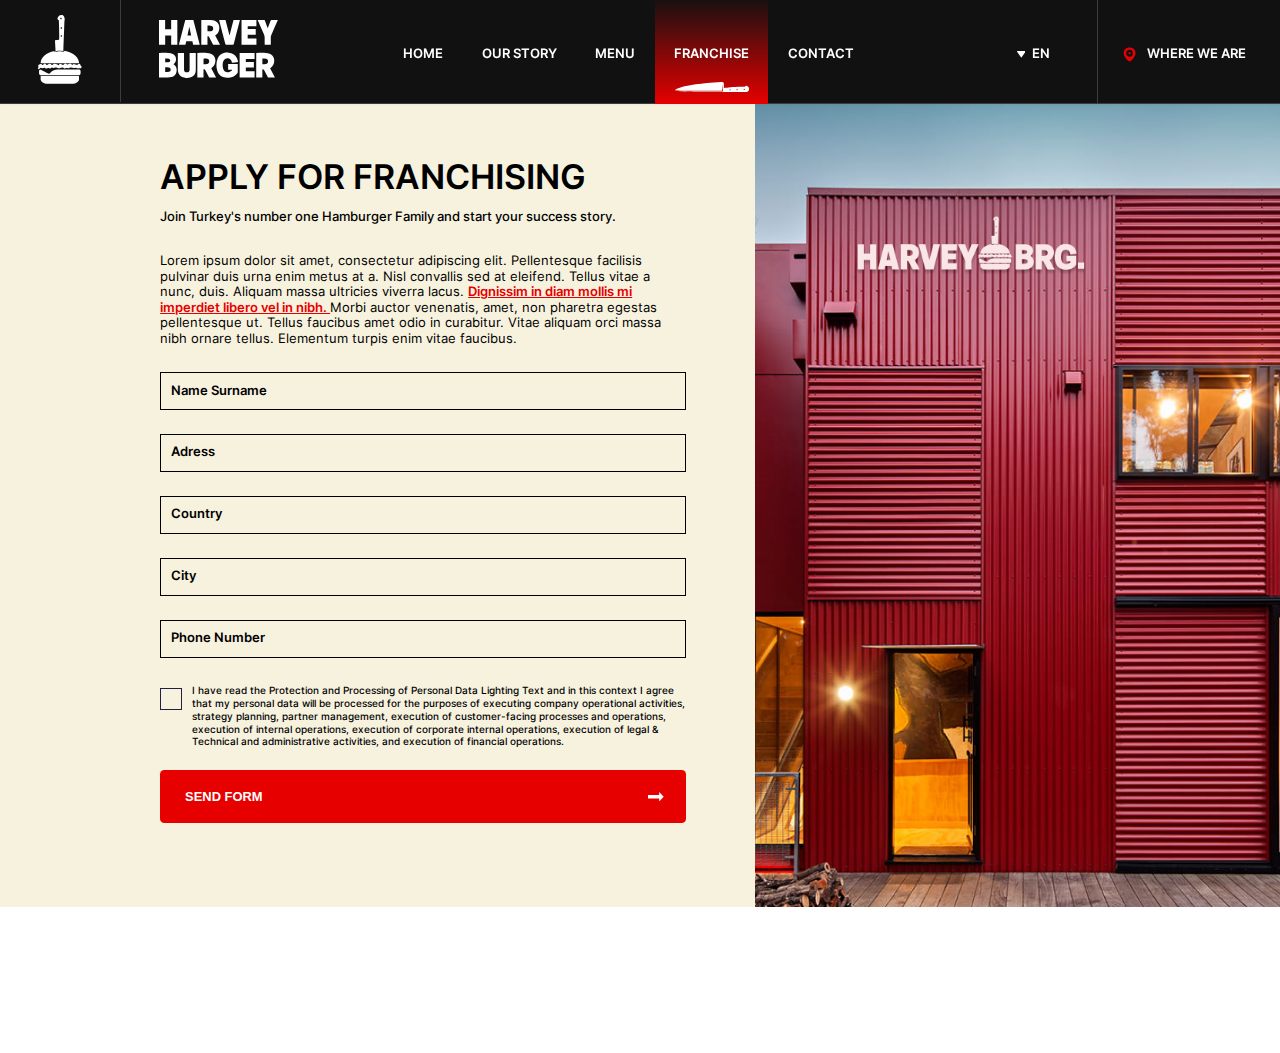
<file: franchise.html>
<!DOCTYPE html>
<html lang="tr">
<head>
    <title>Franchise</title>

    <meta charset="utf-8" />
    <meta name="viewport" content="width=device-width, initial-scale=1.0, maximum-scale=1.0, user-scalable=0" />
    <meta name="format-detection" content="telephone=no">
    <meta name="author" content="Franchise">

    <link href="Content/Visuals/menu-logo-02.png" rel="shortcut icon" type="image/x-icon" />
    <link href="Content/Styles/Css/Base.css" rel="stylesheet" type="text/css" />

</head>
<body class="f-scrolled-03 franchise">

    <div id="page-wrapper">
        <div id="content-wrapper">

            <header class="comp-header-01">
                <div class="c-wrapper">
                    <div id="site-logo" data-page-transit="true">
                        <div class="c-item-01">
                            <a href="index.html" class="c-unit-01">
                                <svg width="51" height="80" viewBox="0 0 51 80" fill="none" xmlns="http://www.w3.org/2000/svg">
                                    <path d="M47.1944 70.9512H3.50047C3.26532 70.9512 3.07373 71.1602 3.07373 71.4128V74.6961C3.07373 77.6137 6.71416 80 11.1733 80H39.5216C43.972 80 47.6211 77.6137 47.6211 74.6961V71.4128C47.6211 71.1602 47.4295 70.9512 47.1944 70.9512Z" fill="white" />
                                    <path d="M47.656 63.2H22.2078C20.0567 63.4438 18.0013 64.1406 16.1985 65.2641C14.657 66.2221 14.1519 67.4326 14.1257 67.5023L14.0648 67.6591L13.969 67.781C13.7425 68.0771 13.3855 68.2426 12.9761 68.2426C12.5668 68.2426 11.7394 68.2426 5.00724 64.5499C4.92886 64.5064 4.87659 64.4802 4.83305 64.4541C4.6937 64.3757 4.11019 64.0448 3.52667 63.6964C3.22185 63.5135 2.96929 63.3567 2.76898 63.2261C1.89806 63.3567 1.21875 64.1057 1.21875 65.0202V68.0597C1.21875 69.0525 2.03741 69.8712 3.03026 69.8712H47.6473C48.6402 69.8712 49.4588 69.0525 49.4588 68.0597V65.0202C49.4588 64.0274 48.6402 63.2087 47.6473 63.2087L47.656 63.2Z" fill="white" />
                                    <path d="M49.7898 59.1938C49.3718 58.5145 49.485 57.6697 48.9102 57.0949C47.3774 55.5447 46.6893 57.661 45.4091 57.8003C44.0679 57.9571 42.9705 56.8423 41.6903 56.8423C40.8281 56.8423 40.4797 57.8526 39.6785 57.722C39.0427 57.6262 38.5115 56.8685 37.9366 56.6072C36.3603 55.893 35.4284 57.7481 33.9304 57.4259C32.9724 57.2168 32.5892 56.1979 31.5267 56.4243C30.6906 56.5985 30.351 57.5391 29.5671 57.8265C27.0676 58.7496 25.8048 54.6302 24.1587 58.3664C22.4517 57.8787 20.5183 56.1282 18.6371 56.7465C17.5833 57.0949 17.3308 58.2271 16.2073 58.0094C15.467 57.8613 15.2057 57.0862 14.5961 56.8772C13.4465 56.4766 13.342 56.372 12.4449 56.973C8.96995 59.3245 9.6841 56.703 7.7768 56.224C7.35876 56.1195 6.07851 57.6 5.38178 57.9832C4.71988 58.3403 4.29314 57.1036 3.79671 56.9294C2.78645 56.5898 1.57587 57.2691 0.61786 58.1923C-0.174674 58.95 -0.218223 59.7947 0.913969 59.9341C0.931387 60.8224 -0.644969 61.4756 0.30433 62.8778C1.72392 63.2087 2.11584 61.0663 3.48318 61.1708C4.03186 61.2143 4.55441 61.7804 5.10309 61.7891C6.07852 61.8066 6.53138 60.9879 7.48939 61.1534C8.53449 61.3363 8.63029 62.2681 9.88441 62.1462C10.7292 62.0591 11.2953 61.3885 12.2533 61.4756C13.0633 61.554 13.3855 62.1027 14.2825 62.0156C14.8399 61.9633 15.2754 61.1882 15.946 61.1185C16.5644 61.0576 17.1566 61.6062 17.7836 61.6498C18.6894 61.7195 18.8984 61.3798 19.8303 61.1185C21.8073 60.5611 23.0701 62.1811 25.0819 61.824C26.3186 61.6063 27.6598 60.744 28.9052 61.0663C29.6107 61.2492 30.0113 62.0678 30.8125 62.1723C31.4919 62.2681 32.206 61.7891 32.8679 61.6759C33.7649 61.5279 34.6881 61.9546 35.4981 61.8153C36.639 61.6237 37.1964 61.0924 38.4505 61.1098C39.6001 61.1272 40.4449 61.6846 41.5858 61.6411C42.8573 61.5888 43.406 61.0576 44.6514 61.4582C45.5572 61.7456 46.82 62.9649 47.7954 61.284C48.257 62.8517 50.4778 61.7979 50.6869 60.4479C50.9307 58.8977 50.2514 59.9254 49.7898 59.1677V59.1938Z" fill="white" />
                                    <path d="M30.6297 41.6274C30.7081 41.7406 30.7429 41.8625 30.682 41.9671C30.4294 42.4548 29.3495 42.7857 27.5205 42.3851C25.6916 41.9845 24.4201 42.2457 24.4201 42.2457C22.0338 43.047 21.0758 42.6638 21.0758 42.6638C21.0758 42.6638 20.4138 42.4461 19.5604 42.5331C18.7069 42.6202 19.0552 42.0106 19.0552 42.0106C19.0378 41.9409 19.0465 41.8712 19.0639 41.8103C9.8148 43.6218 3.06519 49.3089 3.06519 56.0498H47.691C47.691 49.0563 40.4188 43.1863 30.6297 41.6187V41.6274Z" fill="white" />
                                    <path d="M19.7257 29.2604C19.7257 29.2604 20.0741 35.5571 20.466 41.9758C22.0772 41.7319 23.7581 41.5926 25.4825 41.5926C26.8411 41.5926 28.1736 41.6797 29.4713 41.8364C30.02 27.3357 30.769 7.2262 30.708 6.94751C31.8663 2.92387 29.5845 0.11081 27.982 0.0150095C26.1879 -0.0982096 23.2704 0.337249 22.5649 4.54378C23.1833 5.31889 24.2458 6.17239 24.2458 6.17239C24.2458 6.17239 24.9687 24.5574 24.5071 28.7465L19.717 29.2604H19.7257ZM27.7643 25.0974C27.4334 25.4371 26.8847 25.4458 26.545 25.1148C26.2054 24.7839 26.1967 24.2352 26.5276 23.8955C26.8586 23.5559 27.4072 23.5472 27.7469 23.8781C28.0866 24.2091 28.0953 24.7578 27.7643 25.0974ZM27.7469 14.6116C28.0866 14.9425 28.0953 15.4912 27.7643 15.8309C27.4334 16.1705 26.8847 16.1792 26.545 15.8483C26.2054 15.5173 26.1967 14.9686 26.5276 14.629C26.8586 14.2893 27.4072 14.2806 27.7469 14.6116ZM26.0573 3.36804C26.3883 3.02838 26.9369 3.01967 27.2766 3.35062C27.6162 3.68157 27.625 4.23025 27.294 4.5699C26.9631 4.90956 26.4144 4.91827 26.0747 4.58732C25.7351 4.25637 25.7264 3.7077 26.0573 3.36804Z" fill="white" />
                                </svg>
                            </a>
                            <a href="index.html" class="c-unit-02">
                                <svg width="138" height="68" viewBox="0 0 138 68" fill="none" xmlns="http://www.w3.org/2000/svg">
                                    <path d="M65.2305 17.9146C67.1055 21.5001 68.9476 25.0199 70.8818 28.7107C70.3818 28.7107 70.0529 28.7107 69.7239 28.7107C67.6779 28.7107 65.6253 28.6909 63.5792 28.7238C63.0463 28.7304 62.7831 28.5462 62.5397 28.0857C61.145 25.3949 59.6713 22.7436 58.3226 20.033C57.8818 19.1449 57.3555 18.783 56.2897 19.0988V28.6778H49.1318V0.0593568C49.3818 0.0396199 49.5858 0.0198847 49.7897 0.0198847C53.3029 0.0198847 56.816 -0.0064322 60.3226 0.0264625C63.0397 0.0527783 65.5332 0.796199 67.5266 2.75015C71.566 6.72383 70.7503 14.362 65.9805 17.4344C65.7568 17.5791 65.5332 17.7173 65.2305 17.908V17.9146ZM56.3095 13.0659C57.4937 13.0659 58.5792 13.0725 59.6647 13.0659C59.9279 13.0659 60.191 13.0133 60.4542 12.9541C61.9082 12.6449 62.8555 11.5265 62.9345 10.0396C63.0134 8.44752 62.316 7.13831 60.8818 6.85541C59.4082 6.55936 57.8621 6.60541 56.316 6.49357V13.0659H56.3095Z" fill="white" />
                                    <path d="M21.2961 28.658H14.1579V17.9015H7.17105V28.6449H0V0.0791016H7.11842V10.6054H14.1316V0.0856794H21.2895V28.658H21.2961Z" fill="white" />
                                    <path d="M39.8949 0.0527815C42.3555 9.55278 44.8226 19.0659 47.3226 28.7041C46.3423 28.7041 45.4805 28.7041 44.612 28.7041C43.1778 28.7041 41.737 28.6844 40.3028 28.7107C39.8226 28.7173 39.5989 28.5857 39.5068 28.0791C39.3094 26.9278 39.0397 25.7896 38.7897 24.612H31.6384C31.3949 25.783 31.1778 26.9278 30.9015 28.0594C30.8423 28.3028 30.566 28.6646 30.3818 28.6712C27.9936 28.7107 25.5989 28.6975 23.1055 28.6975C25.5923 19.0923 28.0594 9.5791 30.5265 0.0462036H39.8949V0.0527815ZM37.3752 17.9738C36.6647 14.658 35.9739 11.4015 35.2765 8.14489C35.2305 8.14489 35.1844 8.14489 35.1384 8.15147C34.441 11.408 33.7502 14.6646 33.0463 17.9738H37.3818H37.3752Z" fill="white" />
                                    <path d="M95.8418 0.0593567H113.151V7.1712H103.039V10.5594H112.355V17.112H103.013V21.5067H113.164V28.6515H95.8418V0.0593567Z" fill="white" />
                                    <path d="M81.9997 17.737C83.5261 11.8554 85.0524 5.96725 86.5853 0.0593567H93.9669C93.9076 0.34883 93.8616 0.625148 93.7892 0.888305C91.4668 9.86857 89.1379 18.8488 86.8287 27.8357C86.6642 28.4738 86.4405 28.737 85.7234 28.7238C83.1708 28.6712 80.6116 28.6844 78.059 28.7238C77.4603 28.7304 77.184 28.5988 77.0261 27.9673C74.7037 18.9015 72.3484 9.84883 69.9997 0.78962C69.9405 0.565936 69.9142 0.335672 69.8682 0.0593567H77.23C78.7629 5.96067 80.2892 11.8488 81.8155 17.7304C81.8747 17.7304 81.934 17.737 81.9932 17.7436L81.9997 17.737Z" fill="white" />
                                    <path d="M129.849 28.658H122.737C122.737 27.8423 122.737 27.0725 122.737 26.3094C122.737 24.737 122.651 23.1646 122.757 21.5988C122.888 19.6317 122.414 17.862 121.605 16.0725C119.329 11.033 117.164 5.94094 114.961 0.868575C114.855 0.631733 114.77 0.381732 114.625 0.0198899C115.197 0.0198899 115.684 0.0198899 116.178 0.0198899C118.118 0.0198899 120.066 0.0396265 122.007 0.00673174C122.52 0.00015279 122.75 0.171206 122.928 0.64489C123.914 3.34226 124.928 6.02647 125.941 8.71726C126.033 8.9541 126.132 9.18436 126.283 9.55278C126.434 9.22384 126.546 9.02647 126.625 8.81594C127.664 6.11199 128.711 3.40805 129.724 0.690943C129.908 0.197522 130.125 -0.00642505 130.684 0.000153895C133.079 0.0396276 135.474 0.0133096 138 0.0133096C137.868 0.342257 137.776 0.598838 137.671 0.855417C135.191 6.53305 132.704 12.2041 130.243 17.8949C130.007 18.4344 129.882 19.0659 129.868 19.6515C129.829 22.3423 129.849 25.0265 129.849 27.7173V28.658Z" fill="white" />
                                    <path d="M0 66.8083V38.2294C0.230263 38.2162 0.460538 38.1833 0.690802 38.1833C3.90791 38.1833 7.13159 38.1701 10.3487 38.1833C12.5855 38.1965 14.7632 38.532 16.6908 39.7688C20.6908 42.3346 20.9013 48.1701 17.1184 51.0649C17.0132 51.1438 16.9079 51.2294 16.7961 51.3149C16.8553 51.3873 16.8947 51.4662 16.954 51.5057C20.0592 53.532 20.9934 56.4728 20.3816 59.9662C19.7829 63.3675 17.5592 65.3807 14.3289 66.2557C12.9803 66.6241 11.5526 66.8017 10.1579 66.8346C6.96711 66.9201 3.76974 66.8675 0.578951 66.8609C0.401319 66.8609 0.217105 66.828 0 66.8083ZM7.18422 60.3609C8.65132 60.2886 10.0921 60.328 11.4934 60.1175C12.8224 59.9201 13.5592 58.9004 13.5658 57.6636C13.5658 56.407 12.8618 55.4333 11.4934 55.2294C10.0921 55.0254 8.65132 55.0649 7.18422 54.9925V60.3609ZM7.17763 49.0188C8.48027 49.0188 9.70397 49.0912 10.9145 48.9991C12.1184 48.9004 12.9869 47.9925 13.0461 46.9794C13.0987 46.0715 12.4474 45.1175 11.3684 44.9465C10 44.7294 8.59869 44.7491 7.18422 44.6636V49.0123L7.17763 49.0188Z" fill="white" />
                                    <path d="M91.8294 48.8346C89.4018 49.1373 87.086 49.4267 84.7702 49.7162C84.5992 49.0649 84.4873 48.4991 84.3031 47.9465C83.5992 45.8149 82.0268 44.5517 79.9413 44.4136C77.7242 44.2688 75.9742 45.282 74.9807 47.3346C74.0005 49.3609 73.8557 51.5254 73.9873 53.7294C74.0268 54.3675 74.1189 54.9991 74.2505 55.6241C75.0465 59.4925 78.0663 61.3741 81.8689 60.2754C82.7439 60.0254 83.5334 59.4794 84.3426 59.032C84.836 58.7623 85.04 58.3215 84.836 57.657H80.2768V51.1504H91.5005V51.9728C91.5005 54.7952 91.5268 57.6175 91.4807 60.4333C91.4742 60.9202 91.2834 61.4859 90.9939 61.8741C88.5597 65.1373 85.1781 66.6702 81.211 67.032C78.8557 67.2425 76.5334 67.0583 74.3031 66.1702C70.7768 64.7623 68.6518 62.0846 67.5992 58.532C66.4084 54.5057 66.4018 50.4333 67.6189 46.4136C69.5663 39.9859 74.6781 37.3741 80.8886 37.9136C85.1255 38.282 88.4413 40.1702 90.4478 44.032C91.211 45.5057 91.6386 47.0846 91.8163 48.8346H91.8294Z" fill="white" />
                                    <path d="M128.974 56.0649C130.849 59.6504 132.698 63.1767 134.612 66.8346C134.263 66.8478 134.013 66.8741 133.77 66.8741C131.638 66.8741 129.513 66.8544 127.382 66.8873C126.836 66.8938 126.533 66.7294 126.277 66.2294C124.888 63.5386 123.454 60.8675 122.033 58.1833C121.638 57.4421 120.976 57.1263 120.046 57.2359V66.8149H112.908V38.2425C113.086 38.2228 113.263 38.1833 113.441 38.1833C117.007 38.1833 120.573 38.1438 124.138 38.1965C127.158 38.2425 129.862 39.157 131.862 41.5517C135.342 45.7228 134.158 52.8609 129.54 55.7294C129.382 55.828 129.224 55.9202 128.974 56.0649ZM120.073 51.2886C121.54 51.2228 122.935 51.2688 124.283 51.0649C125.777 50.8412 126.704 49.5123 126.704 47.9399C126.704 46.4202 125.829 45.1373 124.382 44.9202C122.981 44.7096 121.54 44.7557 120.073 44.6899V51.2952V51.2886Z" fill="white" />
                                    <path d="M51.6777 57.2754V66.7952H44.5264V38.2425C44.7303 38.2228 44.9343 38.1833 45.1382 38.1833C48.704 38.1833 52.2698 38.1373 55.8356 38.1965C58.8553 38.2425 61.5527 39.1767 63.5395 41.5846C67 45.7886 65.7829 52.8807 61.1448 55.7491C60.9869 55.8478 60.8356 55.9465 60.6251 56.0781C62.4935 59.6438 64.3421 63.1833 66.2698 66.8675C65.3027 66.8675 64.4935 66.8675 63.6777 66.8675C62.1053 66.8675 60.5395 66.8412 58.9671 66.8807C58.4343 66.8938 58.1645 66.7096 57.9277 66.2425C56.5329 63.5517 55.0658 60.9004 53.7106 58.1899C53.2698 57.3083 52.7566 56.9202 51.6777 57.2754ZM51.7172 51.2886C53.1711 51.2228 54.5593 51.2688 55.9145 51.0715C57.4145 50.8478 58.3356 49.5386 58.3422 47.9531C58.3422 46.3938 57.454 45.0912 55.9606 44.907C54.5856 44.736 53.1645 44.8741 51.7172 44.8741V51.2886Z" fill="white" />
                                    <path d="M21.9345 38.2228H29.0661V39.1702C29.0661 45.2623 29.0661 51.3544 29.0661 57.4465C29.0661 59.6899 30.3292 60.907 32.5529 60.8149C34.4345 60.736 35.5529 59.5978 35.5661 57.7097C35.5792 54.861 35.5661 52.0189 35.5661 49.1702C35.5661 45.8149 35.5661 42.4662 35.5661 39.111C35.5661 38.8281 35.5661 38.5386 35.5661 38.2162H42.6911C42.7108 38.4268 42.7503 38.6044 42.7503 38.782C42.7503 45.2754 42.7766 51.7689 42.7371 58.2557C42.7108 62.3412 40.6319 65.3083 36.9279 66.6373C35.02 67.3215 33.0332 67.5123 31.0266 67.2886C29.9279 67.1636 28.8029 66.9728 27.7634 66.611C24.1055 65.3281 21.9477 62.4004 21.9082 58.5057C21.8424 51.8807 21.8819 45.2557 21.8819 38.6307C21.8819 38.5057 21.9082 38.3807 21.9279 38.2097L21.9345 38.2228Z" fill="white" />
                                    <path d="M110.171 55.2886H100.842V59.6504H111V66.8149H93.6582V38.2491H111V45.3544H100.842V48.7096H110.171V55.2952V55.2886Z" fill="white" />
                                </svg>
                            </a>
                        </div>

                    </div>
                    <nav id="menu-primary">
                        <ul>
                            <li class="">
                                <a href="index.html">
                                    HOME
                                </a>
                            </li>
                            <li class="">
                                <a href="about-us.html">
                                    OUR STORY
                                </a>
                            </li>
                            <li class="">
                                <a href="javascript:void(0);">
                                    MENU
                                </a>
                            </li>
                            <li class="menu-li-second-item">
                                <div class="menu-hover-svg">
                                    <svg width="86" height="12" viewBox="0 0 86 12" fill="none" xmlns="http://www.w3.org/2000/svg">
                                        <path d="M82.205 4.3193C81.953 5.76395 80.157 5.46805 80.157 5.46805C70.5863 4.98086 59.4377 6.63898 58.632 6.80173C57.8263 6.96448 56.7513 6.73832 56.7513 6.73832C56.7513 6.73832 56.8023 4.21573 56.7513 1.9193C56.7003 -0.377132 54.0649 0.0286802 54.0649 0.0286802C3.55945 2.81124 0 9.67729 0 9.67729C6.29074 11.997 19.7677 11.997 27.2895 11.904C34.8112 11.811 48.792 11.9389 53.3928 11.9737C57.9935 12.0086 74.5149 12.0086 78.007 11.9737C81.4992 11.9389 85.999 12.147 85.999 8.18086C85.999 4.21468 82.2039 4.31824 82.2039 4.31824L82.205 4.3193ZM55.7651 10.1888C55.7794 11.2731 54.7941 11.1695 54.7941 11.1695C54.6942 11.1695 54.5891 11.1674 54.5014 11.1674C49.9006 11.1325 35.9199 11.0046 28.3981 11.0976C20.9967 11.1885 7.08423 11.6789 0.671094 9.4691C7.59316 10.695 18.3266 10.1909 24.4113 10.1159C31.9331 10.0229 45.9149 10.1507 50.5146 10.1856C51.4325 10.193 52.8318 10.1983 54.5014 10.2025C54.8023 10.1856 54.8512 9.88865 54.8512 9.88865L55.7651 2.34836V10.1877V10.1888ZM64.0263 9.7946C63.6428 9.7946 63.3317 9.47227 63.3317 9.07491C63.3317 8.67756 63.6428 8.35629 64.0263 8.35629C64.4097 8.35629 64.7208 8.67861 64.7208 9.07491C64.7208 9.47122 64.4097 9.7946 64.0263 9.7946ZM72.1069 9.66778C71.7234 9.66778 71.4124 9.34546 71.4124 8.9481C71.4124 8.55074 71.7234 8.22947 72.1069 8.22947C72.4904 8.22947 72.8015 8.5518 72.8015 8.9481C72.8015 9.3444 72.4914 9.66778 72.1069 9.66778ZM80.4303 9.337C80.0468 9.337 79.7368 9.01468 79.7368 8.61732C79.7368 8.21996 80.0468 7.89869 80.4303 7.89869C80.8138 7.89869 81.1249 8.22102 81.1249 8.61732C81.1249 9.01362 80.8148 9.337 80.4303 9.337Z" fill="white" />
                                    </svg>
                                </div>
                                <a href="franchise.html">
                                    FRANCHISE
                                </a>
                            </li>
                            <li class="" style="flex:1">
                                <a href="contact.html">
                                    CONTACT
                                </a>
                            </li>
                            <li class="where-we-container" style="flex:1">
                                <a class="c-item-02" href="where-are-we.html">
                                    <svg class="c-unit-01-01" width="20" height="20" viewBox="0 0 20 20" fill="none" xmlns="http://www.w3.org/2000/svg">
                                        <path d="M10 18.125C10.4675 18.125 12.295 16.79 13.7513 15.1338C15.6925 12.9275 16.875 10.465 16.875 8.125C16.875 4.42125 13.8313 1.875 10 1.875C6.16875 1.875 3.125 4.42125 3.125 8.125C3.125 10.475 4.3075 12.9375 6.24875 15.1412C7.70375 16.7937 9.53125 18.125 10 18.125ZM10 9.625C10.3315 9.625 10.6495 9.4933 10.8839 9.25888C11.1183 9.02446 11.25 8.70652 11.25 8.375C11.25 8.04348 11.1183 7.72554 10.8839 7.49112C10.6495 7.2567 10.3315 7.125 10 7.125C9.66848 7.125 9.35054 7.2567 9.11612 7.49112C8.8817 7.72554 8.75 8.04348 8.75 8.375C8.75 8.70652 8.8817 9.02446 9.11612 9.25888C9.35054 9.4933 9.66848 9.625 10 9.625ZM10 12.375C8.93913 12.375 7.92172 11.9536 7.17157 11.2034C6.42143 10.4533 6 9.43587 6 8.375C6 7.31413 6.42143 6.29672 7.17157 5.54657C7.92172 4.79643 8.93913 4.375 10 4.375C11.0609 4.375 12.0783 4.79643 12.8284 5.54657C13.5786 6.29672 14 7.31413 14 8.375C14 9.43587 13.5786 10.4533 12.8284 11.2034C12.0783 11.9536 11.0609 12.375 10 12.375Z" fill="#E60000" />
                                    </svg>
                                    <svg class="c-unit-01-02" width="20" height="20" viewBox="0 0 20 20" fill="none" xmlns="http://www.w3.org/2000/svg">
                                        <path d="M10 18.125C10.4675 18.125 12.295 16.79 13.7513 15.1338C15.6925 12.9275 16.875 10.465 16.875 8.125C16.875 4.42125 13.8313 1.875 10 1.875C6.16875 1.875 3.125 4.42125 3.125 8.125C3.125 10.475 4.3075 12.9375 6.24875 15.1412C7.70375 16.7937 9.53125 18.125 10 18.125ZM10 9.625C10.3315 9.625 10.6495 9.4933 10.8839 9.25888C11.1183 9.02446 11.25 8.70652 11.25 8.375C11.25 8.04348 11.1183 7.72554 10.8839 7.49112C10.6495 7.2567 10.3315 7.125 10 7.125C9.66848 7.125 9.35054 7.2567 9.11612 7.49112C8.8817 7.72554 8.75 8.04348 8.75 8.375C8.75 8.70652 8.8817 9.02446 9.11612 9.25888C9.35054 9.4933 9.66848 9.625 10 9.625ZM10 12.375C8.93913 12.375 7.92172 11.9536 7.17157 11.2034C6.42143 10.4533 6 9.43587 6 8.375C6 7.31413 6.42143 6.29672 7.17157 5.54657C7.92172 4.79643 8.93913 4.375 10 4.375C11.0609 4.375 12.0783 4.79643 12.8284 5.54657C13.5786 6.29672 14 7.31413 14 8.375C14 9.43587 13.5786 10.4533 12.8284 11.2034C12.0783 11.9536 11.0609 12.375 10 12.375Z" fill="white" />
                                    </svg>
                                    <p class="c-unit-01">WHERE WE ARE</p>
                                </a>
                            </li>
                            <li class="lang-container" style="flex:1">
                                <a class="c-item-02" href="javascript:void(0);">
                                    <p class="c-unit-01">LANGUAGE</p>
                                </a>
                            </li>
                            <li class="" style="flex:1">
                                <a class="c-item-02 v2" href="javascript:void(0);">
                                    <svg width="20" height="20" viewBox="0 0 20 20" fill="none" xmlns="http://www.w3.org/2000/svg">
                                        <path d="M10 0C15.523 0 20 4.477 20 10C20 15.523 15.523 20 10 20C4.477 20 0 15.523 0 10C0 4.477 4.477 0 10 0ZM12 11.4L10.436 12.651C10.3811 12.6949 10.3361 12.75 10.3039 12.8125C10.2717 12.875 10.2531 12.9436 10.2492 13.0138C10.2453 13.084 10.2563 13.1543 10.2814 13.22C10.3066 13.2856 10.3453 13.3453 10.395 13.395L11.634 14.634C11.8739 14.8742 12.0487 15.1715 12.142 15.498L12.317 16.111C12.3896 16.3682 12.5185 16.606 12.6944 16.8072C12.8703 17.0083 13.0888 17.1678 13.334 17.274C14.2906 16.8345 15.1513 16.211 15.867 15.439L15.633 13.562C15.5921 13.2354 15.4711 12.924 15.281 12.6554C15.0909 12.3868 14.8374 12.1692 14.543 12.022L13.073 11.286C12.902 11.2004 12.71 11.1657 12.5198 11.1859C12.3296 11.2061 12.1492 11.2804 12 11.4ZM10 2C8.77605 1.99896 7.56823 2.27922 6.46981 2.81916C5.37139 3.35909 4.41175 4.14425 3.665 5.114L3.5 5.335V7.02C3.49987 7.6305 3.68601 8.22651 4.03355 8.72844C4.38109 9.23036 4.87349 9.61431 5.445 9.829L5.623 9.889L6.913 10.284C8.286 10.704 9.623 9.587 9.49 8.188L9.471 8.043L9.296 6.994C9.25733 6.76163 9.30193 6.52307 9.42194 6.32037C9.54195 6.11767 9.72967 5.96384 9.952 5.886L10.06 5.856L10.672 5.716C11.0192 5.63663 11.3471 5.48851 11.6361 5.28038C11.9252 5.07225 12.1696 4.80833 12.355 4.50419C12.5404 4.20005 12.663 3.86185 12.7155 3.50955C12.7681 3.15726 12.7496 2.79801 12.661 2.453C11.8061 2.15212 10.9063 1.99894 10 2Z" fill="white" />
                                    </svg>
                                    <p class="c-unit-01">ENGLISH</p>
                                </a>
                            </li>
                            <li class="" style="flex:1">
                                <a class="c-item-02 v2" href="javascript:void(0);">
                                    <svg width="20" height="20" viewBox="0 0 20 20" fill="none" xmlns="http://www.w3.org/2000/svg">
                                        <path d="M10 0C15.523 0 20 4.477 20 10C20 15.523 15.523 20 10 20C4.477 20 0 15.523 0 10C0 4.477 4.477 0 10 0ZM12 11.4L10.436 12.651C10.3811 12.6949 10.3361 12.75 10.3039 12.8125C10.2717 12.875 10.2531 12.9436 10.2492 13.0138C10.2453 13.084 10.2563 13.1543 10.2814 13.22C10.3066 13.2856 10.3453 13.3453 10.395 13.395L11.634 14.634C11.8739 14.8742 12.0487 15.1715 12.142 15.498L12.317 16.111C12.3896 16.3682 12.5185 16.606 12.6944 16.8072C12.8703 17.0083 13.0888 17.1678 13.334 17.274C14.2906 16.8345 15.1513 16.211 15.867 15.439L15.633 13.562C15.5921 13.2354 15.4711 12.924 15.281 12.6554C15.0909 12.3868 14.8374 12.1692 14.543 12.022L13.073 11.286C12.902 11.2004 12.71 11.1657 12.5198 11.1859C12.3296 11.2061 12.1492 11.2804 12 11.4ZM10 2C8.77605 1.99896 7.56823 2.27922 6.46981 2.81916C5.37139 3.35909 4.41175 4.14425 3.665 5.114L3.5 5.335V7.02C3.49987 7.6305 3.68601 8.22651 4.03355 8.72844C4.38109 9.23036 4.87349 9.61431 5.445 9.829L5.623 9.889L6.913 10.284C8.286 10.704 9.623 9.587 9.49 8.188L9.471 8.043L9.296 6.994C9.25733 6.76163 9.30193 6.52307 9.42194 6.32037C9.54195 6.11767 9.72967 5.96384 9.952 5.886L10.06 5.856L10.672 5.716C11.0192 5.63663 11.3471 5.48851 11.6361 5.28038C11.9252 5.07225 12.1696 4.80833 12.355 4.50419C12.5404 4.20005 12.663 3.86185 12.7155 3.50955C12.7681 3.15726 12.7496 2.79801 12.661 2.453C11.8061 2.15212 10.9063 1.99894 10 2Z" fill="white" />
                                    </svg>

                                    <p class="c-unit-01">TURKISH</p>
                                </a>
                            </li>
                        </ul>
                    </nav>
                    <section id="activity-container">
                        <div class="menu-activities">
                            <a id="menu-language" class="c-item-01" href="javascript:void(0);" onclick="Feux.Globals.overlayWrElem.classList.add('on'); HarveyScripts.addOnClassLanguageArea();">
                                <svg class="c-unit-01" width="10" height="8" viewBox="0 0 10 8" fill="none" xmlns="http://www.w3.org/2000/svg">
                                    <path d="M0.0566463 0.268014C0.0145731 0.348901 -0.00467684 0.439718 0.000961281 0.530719C0.0065994 0.621719 0.0369119 0.709466 0.0886478 0.784541L4.58888 7.28488C4.6349 7.35131 4.69633 7.40559 4.76791 7.44308C4.8395 7.48057 4.9191 7.50015 4.99991 7.50015C5.08071 7.50015 5.16031 7.48057 5.2319 7.44308C5.30348 7.40559 5.36491 7.35131 5.41093 7.28488L9.91116 0.784541C9.96307 0.709524 9.99347 0.621737 9.99906 0.530685C10.0047 0.439632 9.98523 0.348785 9.9429 0.267979C9.90056 0.187173 9.83693 0.119488 9.75889 0.0722523C9.68084 0.0250167 9.59137 3.07754e-05 9.50014 -1.50576e-08L0.499669 -4.08481e-07C0.408396 -1.54537e-05 0.318859 0.0249524 0.240765 0.072197C0.16267 0.119442 0.0989971 0.18716 0.0566463 0.268014Z" fill="white" />
                                </svg>
                                <svg class="c-unit-02" width="10" height="8" viewBox="0 0 10 8" fill="none" xmlns="http://www.w3.org/2000/svg">
                                    <path d="M0.0566463 0.268014C0.0145731 0.348901 -0.00467684 0.439718 0.000961281 0.530719C0.0065994 0.621719 0.0369119 0.709466 0.0886478 0.784541L4.58888 7.28488C4.6349 7.35131 4.69633 7.40559 4.76791 7.44308C4.8395 7.48057 4.9191 7.50015 4.99991 7.50015C5.08071 7.50015 5.16031 7.48057 5.2319 7.44308C5.30348 7.40559 5.36491 7.35131 5.41093 7.28488L9.91116 0.784541C9.96307 0.709524 9.99347 0.621737 9.99906 0.530685C10.0047 0.439632 9.98523 0.348785 9.9429 0.267979C9.90056 0.187173 9.83693 0.119488 9.75889 0.0722523C9.68084 0.0250167 9.59137 3.07754e-05 9.50014 -1.50576e-08L0.499669 -4.08481e-07C0.408396 -1.54537e-05 0.318859 0.0249524 0.240765 0.072197C0.16267 0.119442 0.0989971 0.18716 0.0566463 0.268014Z" fill="#E60000" />
                                </svg>

                                EN
                            </a>
                            <div class="c-item-01-01">
                                <a href="javascript:void(0);" class="c-unit-01">
                                    <svg width="20" height="20" viewBox="0 0 20 20" fill="none" xmlns="http://www.w3.org/2000/svg">
                                        <path d="M10 0C15.523 0 20 4.477 20 10C20 15.523 15.523 20 10 20C4.477 20 0 15.523 0 10C0 4.477 4.477 0 10 0ZM12 11.4L10.436 12.651C10.3811 12.6949 10.3361 12.75 10.3039 12.8125C10.2717 12.875 10.2531 12.9436 10.2492 13.0138C10.2453 13.084 10.2563 13.1543 10.2814 13.22C10.3066 13.2856 10.3453 13.3453 10.395 13.395L11.634 14.634C11.8739 14.8742 12.0487 15.1715 12.142 15.498L12.317 16.111C12.3896 16.3682 12.5185 16.606 12.6944 16.8072C12.8703 17.0083 13.0888 17.1678 13.334 17.274C14.2906 16.8345 15.1513 16.211 15.867 15.439L15.633 13.562C15.5921 13.2354 15.4711 12.924 15.281 12.6554C15.0909 12.3868 14.8374 12.1692 14.543 12.022L13.073 11.286C12.902 11.2004 12.71 11.1657 12.5198 11.1859C12.3296 11.2061 12.1492 11.2804 12 11.4ZM10 2C8.77605 1.99896 7.56823 2.27922 6.46981 2.81916C5.37139 3.35909 4.41175 4.14425 3.665 5.114L3.5 5.335V7.02C3.49987 7.6305 3.68601 8.22651 4.03355 8.72844C4.38109 9.23036 4.87349 9.61431 5.445 9.829L5.623 9.889L6.913 10.284C8.286 10.704 9.623 9.587 9.49 8.188L9.471 8.043L9.296 6.994C9.25733 6.76163 9.30193 6.52307 9.42194 6.32037C9.54195 6.11767 9.72967 5.96384 9.952 5.886L10.06 5.856L10.672 5.716C11.0192 5.63663 11.3471 5.48851 11.6361 5.28038C11.9252 5.07225 12.1696 4.80833 12.355 4.50419C12.5404 4.20005 12.663 3.86185 12.7155 3.50955C12.7681 3.15726 12.7496 2.79801 12.661 2.453C11.8061 2.15212 10.9063 1.99894 10 2Z" fill="#E60000" />
                                    </svg>
                                    English
                                </a>
                                <a href="javascript:void(0);" class="c-unit-01">
                                    <svg width="20" height="20" viewBox="0 0 20 20" fill="none" xmlns="http://www.w3.org/2000/svg">
                                        <path d="M10 0C15.523 0 20 4.477 20 10C20 15.523 15.523 20 10 20C4.477 20 0 15.523 0 10C0 4.477 4.477 0 10 0ZM12 11.4L10.436 12.651C10.3811 12.6949 10.3361 12.75 10.3039 12.8125C10.2717 12.875 10.2531 12.9436 10.2492 13.0138C10.2453 13.084 10.2563 13.1543 10.2814 13.22C10.3066 13.2856 10.3453 13.3453 10.395 13.395L11.634 14.634C11.8739 14.8742 12.0487 15.1715 12.142 15.498L12.317 16.111C12.3896 16.3682 12.5185 16.606 12.6944 16.8072C12.8703 17.0083 13.0888 17.1678 13.334 17.274C14.2906 16.8345 15.1513 16.211 15.867 15.439L15.633 13.562C15.5921 13.2354 15.4711 12.924 15.281 12.6554C15.0909 12.3868 14.8374 12.1692 14.543 12.022L13.073 11.286C12.902 11.2004 12.71 11.1657 12.5198 11.1859C12.3296 11.2061 12.1492 11.2804 12 11.4ZM10 2C8.77605 1.99896 7.56823 2.27922 6.46981 2.81916C5.37139 3.35909 4.41175 4.14425 3.665 5.114L3.5 5.335V7.02C3.49987 7.6305 3.68601 8.22651 4.03355 8.72844C4.38109 9.23036 4.87349 9.61431 5.445 9.829L5.623 9.889L6.913 10.284C8.286 10.704 9.623 9.587 9.49 8.188L9.471 8.043L9.296 6.994C9.25733 6.76163 9.30193 6.52307 9.42194 6.32037C9.54195 6.11767 9.72967 5.96384 9.952 5.886L10.06 5.856L10.672 5.716C11.0192 5.63663 11.3471 5.48851 11.6361 5.28038C11.9252 5.07225 12.1696 4.80833 12.355 4.50419C12.5404 4.20005 12.663 3.86185 12.7155 3.50955C12.7681 3.15726 12.7496 2.79801 12.661 2.453C11.8061 2.15212 10.9063 1.99894 10 2Z" fill="#E60000" />
                                    </svg>
                                    Turkish
                                </a>
                            </div>
                            <div id="overlay-wrapper" onclick="Feux.Globals.overlayWrElem.classList.remove('on'); HarveyScripts.removeOnClassLanguageArea();" style="background:none;"></div>

                            <a class="c-item-02" href="where-are-we.html">
                                <svg class="c-unit-A" width="20" height="20" viewBox="0 0 20 20" fill="none" xmlns="http://www.w3.org/2000/svg">
                                    <path d="M10 18.125C10.4675 18.125 12.295 16.79 13.7513 15.1338C15.6925 12.9275 16.875 10.465 16.875 8.125C16.875 4.42125 13.8313 1.875 10 1.875C6.16875 1.875 3.125 4.42125 3.125 8.125C3.125 10.475 4.3075 12.9375 6.24875 15.1412C7.70375 16.7937 9.53125 18.125 10 18.125ZM10 9.625C10.3315 9.625 10.6495 9.4933 10.8839 9.25888C11.1183 9.02446 11.25 8.70652 11.25 8.375C11.25 8.04348 11.1183 7.72554 10.8839 7.49112C10.6495 7.2567 10.3315 7.125 10 7.125C9.66848 7.125 9.35054 7.2567 9.11612 7.49112C8.8817 7.72554 8.75 8.04348 8.75 8.375C8.75 8.70652 8.8817 9.02446 9.11612 9.25888C9.35054 9.4933 9.66848 9.625 10 9.625ZM10 12.375C8.93913 12.375 7.92172 11.9536 7.17157 11.2034C6.42143 10.4533 6 9.43587 6 8.375C6 7.31413 6.42143 6.29672 7.17157 5.54657C7.92172 4.79643 8.93913 4.375 10 4.375C11.0609 4.375 12.0783 4.79643 12.8284 5.54657C13.5786 6.29672 14 7.31413 14 8.375C14 9.43587 13.5786 10.4533 12.8284 11.2034C12.0783 11.9536 11.0609 12.375 10 12.375Z" fill="#E60000" />
                                </svg>

                                <svg class="c-unit-B" width="20" height="20" viewBox="0 0 20 20" fill="none" xmlns="http://www.w3.org/2000/svg">
                                    <path d="M10 18.125C10.4675 18.125 12.295 16.79 13.7513 15.1338C15.6925 12.9275 16.875 10.465 16.875 8.125C16.875 4.42125 13.8313 1.875 10 1.875C6.16875 1.875 3.125 4.42125 3.125 8.125C3.125 10.475 4.3075 12.9375 6.24875 15.1412C7.70375 16.7937 9.53125 18.125 10 18.125ZM10 9.625C10.3315 9.625 10.6495 9.4933 10.8839 9.25888C11.1183 9.02446 11.25 8.70652 11.25 8.375C11.25 8.04348 11.1183 7.72554 10.8839 7.49112C10.6495 7.2567 10.3315 7.125 10 7.125C9.66848 7.125 9.35054 7.2567 9.11612 7.49112C8.8817 7.72554 8.75 8.04348 8.75 8.375C8.75 8.70652 8.8817 9.02446 9.11612 9.25888C9.35054 9.4933 9.66848 9.625 10 9.625V9.625ZM10 12.375C8.93913 12.375 7.92172 11.9536 7.17157 11.2034C6.42143 10.4533 6 9.43587 6 8.375C6 7.31413 6.42143 6.29672 7.17157 5.54657C7.92172 4.79643 8.93913 4.375 10 4.375C11.0609 4.375 12.0783 4.79643 12.8284 5.54657C13.5786 6.29672 14 7.31413 14 8.375C14 9.43587 13.5786 10.4533 12.8284 11.2034C12.0783 11.9536 11.0609 12.375 10 12.375V12.375Z" fill="white" />
                                </svg>

                                <p class="c-unit-01">WHERE WE ARE</p>
                            </a>
                        </div>

                        <div class="menu-buttons">
                            <a id="button-hamburger" href="javascript:void(0);" onclick="Feux.MenuPrimary.UX.show({ sender: this });">
                                <div class="hamburger-mobile">
                                    <svg width="27" height="19" viewBox="0 0 27 19" fill="none" xmlns="http://www.w3.org/2000/svg">
                                        <path d="M0.375 18.25H26.625V15.3333H0.375V18.25ZM0.375 10.9583H26.625V8.04167H0.375V10.9583ZM0.375 0.75V3.66667H26.625V0.75H0.375Z" fill="white" />
                                    </svg>
                                </div>
                            </a>

                            <a id="button-menuclose" href="javascript:void(0);" onclick="Feux.MenuPrimary.UX.hide({ sender: this });">
                                <svg width="27" height="19" viewBox="0 0 27 19" fill="none" xmlns="http://www.w3.org/2000/svg">
                                    <path d="M0.375 18.25H26.625V15.3333H0.375V18.25ZM0.375 10.9583H26.625V8.04167H0.375V10.9583ZM0.375 0.75V3.66667H26.625V0.75H0.375Z" fill="white" />
                                </svg>
                            </a>
                        </div>
                    </section>
                </div>
            </header>

            <main>
                <section class="section-10">
                    <div class="c-wrapper">
                        <div class="column-01">
                            <h6 class="c-item-01">Apply for FRANCHISING</h6>
                            <h6 class="c-item-02">Join Turkey's number one Hamburger Family and start your success story.</h6>
                            <p class="c-item-03">
                                Lorem ipsum dolor sit amet, consectetur adipiscing elit. Pellentesque facilisis pulvinar duis urna enim metus at a. Nisl convallis sed at eleifend. Tellus vitae a nunc, duis. Aliquam massa ultricies viverra lacus.
                                <a href="javascript:void(0);">
                                    Dignissim in diam mollis mi imperdiet libero vel in nibh.
                                </a>
                                Morbi auctor venenatis, amet, non pharetra egestas pellentesque ut. Tellus faucibus amet odio in curabitur. Vitae aliquam orci massa nibh ornare tellus. Elementum turpis enim vitae faucibus.
                            </p>
                            <div class="form-area">
                                <form id="form-container1" class="val-A">
                                    <div class="c-item-022">
                                        <div class="c-item-02-A form-group-01">
                                            <input id="Firstname" type="text" name="Firstname" value="" data-rule-required="true" data-maskformat="alphabeticWgap" maxlength="100" autocomplete="new-password" class="tb-02" onkeyup="this.setAttribute('value', this.value);">
                                            <label for="Firstname" class="tb-placeholder-01">
                                                Name Surname
                                            </label>
                                        </div>
                                        <div class="c-item-02-A form-group-01">
                                            <input id="Adress" type="text" name="Adress" value="" data-rule-required="true"  maxlength="100" autocomplete="new-password" class="tb-02" onkeyup="this.setAttribute('value', this.value);">
                                            <label for="Adress" class="tb-placeholder-01">
                                                Adress
                                            </label>
                                        </div>
                                        <div class="c-item-02-A form-group-01">
                                            <input id="Country" type="text" name="Country" value="" data-rule-required="true" data-maskformat="alphabeticWgap" autocomplete="new-password" class="tb-02" onkeyup="this.setAttribute('value', this.value);">
                                            <label for="Country" class="tb-placeholder-01">
                                                Country
                                            </label>
                                        </div>
                                        <div class="c-item-02-A v2 form-group-01">
                                            <input id="City" type="text" name="City" value="" data-rule-required="true" data-maskformat="alphabeticWgap" maxlength="100" autocomplete="new-password" class="tb-02" onkeyup="this.setAttribute('value', this.value);">
                                            <label for="City" class="tb-placeholder-01">
                                                City
                                            </label>
                                        </div>
                                        <div class="c-item-02-D form-group-01">
                                            <input id="MobileNumber" type="text" name="MobileNumber" value="" data-maskformat="numeric" data-rule-required="true"
                                                   autocomplete="new-password" class="tb-02" onkeyup="this.setAttribute('value', this.value);">
                                            <label for="MobileNumber" class="tb-placeholder-01">
                                                Phone Number
                                            </label>
                                        </div>
                                        <div class="c-item-02-E form-group-01">
                                            <input id="kvkk" name="kvkk" data-rule-required="true" type="checkbox">
                                            <label for="kvkk">
                                                <svg class="c-unit-011" width="8" height="7" viewBox="0 0 8 7" fill="none" xmlns="http://www.w3.org/2000/svg">
                                                    <path d="M1 3.91638L3.08398 6L7 1" stroke="white" />
                                                </svg>
                                                <span>
                                                    I have read the Protection and Processing of Personal Data Lighting Text and in this context I agree that my personal data will be processed for the purposes of executing company operational activities, strategy planning, partner management, execution of customer-facing processes and operations, execution of internal operations, execution of corporate internal operations, execution of legal & Technical and administrative activities, and execution of financial operations.
                                                </span>
                                            </label>
                                        </div>
                                        <button type="submit" class="c-item-02-F" onclick="Offer.submit({ ev: event, sender: this})">
                                            SEND FORM
                                            <svg width="19" height="11" viewBox="0 0 19 11" fill="none" xmlns="http://www.w3.org/2000/svg">
                                                <path d="M13 11V7.5H0V3.5H13V0L18.25 5.5L13 11Z" fill="white" />
                                            </svg>
                                        </button>
                                    </div>
                                </form>
                            </div>
                        </div>
                        <div class="column-02">
                            <img class="c-item-01" src="/Content/Visuals/franchise/01.png" />
                        </div>
                    </div>
                </section>
                <div class="section-09">
                    <img class="c-item" src="/Content/Visuals/anasayfa/93.png" alt="harvey-burger-sldier-imgs" />
                    <div class="c-wrapper">
                        <div class="c-container-01">
                            <div class="c-item-01">
                                <svg width="295" height="70" viewBox="0 0 295 70" fill="none" xmlns="http://www.w3.org/2000/svg">
                                    <path d="M74.2125 56.3648C76.3491 60.4456 78.4422 64.45 80.637 68.6471C80.0701 68.6471 79.6958 68.6471 79.3179 68.6471C76.9887 68.6471 74.6558 68.6253 72.3265 68.6616C71.7197 68.6725 71.4217 68.4617 71.1455 67.9348C69.5612 64.8752 67.886 61.8555 66.3453 58.774C65.8402 57.7602 65.2479 57.3569 64.0342 57.7094V68.6035H55.8945V36.0556C56.178 36.0374 56.4105 36.0084 56.6467 36.0084C60.6439 36.0084 64.6374 35.9757 68.6346 36.0193C71.727 36.052 74.5649 36.895 76.8288 39.1189C81.4255 43.6357 80.4953 52.3313 75.0664 55.827C74.8157 55.9906 74.5577 56.1468 74.2125 56.3648ZM64.0669 50.8451C65.4114 50.8451 66.6469 50.8524 67.8824 50.8379C68.1804 50.8379 68.482 50.7761 68.7763 50.7143C70.4333 50.3618 71.5089 49.09 71.5961 47.4003C71.6906 45.587 70.8948 44.1008 69.2632 43.7774C67.5844 43.4431 65.8293 43.4903 64.0669 43.3704V50.8488V50.8451Z" fill="white" />
                                    <path d="M24.2265 68.5891H16.105V56.3505H8.15786V68.571H0V36.0776H8.09608V48.051H16.0795V36.0813H24.2265V68.5928V68.5891Z" fill="white" />
                                    <path d="M45.3894 36.0483C48.191 46.8589 50.9927 57.6767 53.838 68.6471C52.726 68.6471 51.7413 68.6471 50.7529 68.6471C49.1177 68.6471 47.4825 68.6289 45.8473 68.658C45.2986 68.6689 45.0442 68.5163 44.9424 67.9385C44.7135 66.6303 44.4083 65.333 44.1248 63.9958H35.9851C35.709 65.3258 35.4655 66.6303 35.1494 67.9167C35.084 68.1892 34.7678 68.6071 34.5607 68.6107C31.8426 68.658 29.1209 68.6434 26.2793 68.6434C29.11 57.7166 31.9153 46.8952 34.7242 36.0483H45.3858H45.3894ZM42.526 56.4339C41.7193 52.6584 40.9271 48.9556 40.1386 45.2527C40.0841 45.2527 40.0332 45.2564 39.9787 45.26C39.1902 48.9665 38.398 52.6693 37.5949 56.4339H42.526Z" fill="white" />
                                    <path d="M109.043 36.0557H128.738V44.1445H117.234V47.9963H127.83V55.4492H117.204V60.4493H128.753V68.5744H109.043V36.0557Z" fill="white" />
                                    <path d="M93.2936 56.165C95.0305 49.4716 96.7675 42.7781 98.5117 36.052H106.909C106.84 36.3826 106.789 36.6952 106.71 36.9968C104.068 47.215 101.415 57.4332 98.7915 67.6587C98.6062 68.3854 98.3482 68.687 97.5342 68.6689C94.6272 68.6107 91.7202 68.6253 88.8168 68.6616C88.1372 68.6689 87.8247 68.5163 87.6394 67.7968C84.9976 57.4841 82.3159 47.1823 79.6451 36.8768C79.5797 36.6225 79.5506 36.3572 79.4961 36.0483H87.8756C89.6162 42.7672 91.3531 49.4607 93.0901 56.1541C93.1591 56.1577 93.2282 56.165 93.2936 56.1686V56.165Z" fill="white" />
                                    <path d="M147.732 68.5853H139.639C139.639 67.655 139.639 66.7829 139.639 65.9108C139.639 64.123 139.545 62.3315 139.665 60.5546C139.814 58.3125 139.272 56.3031 138.353 54.2681C135.762 48.534 133.302 42.7417 130.795 36.9713C130.675 36.6988 130.577 36.419 130.413 36.0047C131.064 36.0047 131.619 36.0047 132.179 36.0047C134.388 36.0047 136.601 36.0265 138.811 35.9902C139.396 35.9793 139.661 36.1791 139.857 36.7169C140.98 39.7838 142.136 42.8399 143.284 45.8995C143.386 46.1684 143.502 46.4337 143.673 46.8516C143.847 46.4809 143.971 46.252 144.062 46.0158C145.243 42.938 146.434 39.8638 147.586 36.7751C147.793 36.2155 148.041 35.9793 148.68 35.9902C151.402 36.0338 154.127 36.0083 157.002 36.0083C156.856 36.3826 156.751 36.677 156.624 36.964C153.804 43.4249 150.969 49.8785 148.175 56.3467C147.91 56.9608 147.761 57.6766 147.75 58.3452C147.706 61.4013 147.732 64.4609 147.732 67.5206V68.5889V68.5853Z" fill="white" />
                                    <path d="M205.309 68.6583V36.1395C205.574 36.1213 205.832 36.0886 206.093 36.0886C209.756 36.0886 213.423 36.0705 217.086 36.0923C219.629 36.1068 222.108 36.4884 224.299 37.8946C228.852 40.8162 229.092 47.4479 224.786 50.751C224.666 50.8418 224.55 50.9363 224.419 51.0381C224.488 51.1216 224.528 51.2088 224.597 51.2524C228.132 53.5563 229.193 56.9066 228.499 60.8747C227.82 64.7483 225.291 67.0304 221.613 68.0297C220.084 68.4439 218.456 68.6474 216.868 68.691C213.238 68.7855 209.6 68.7237 205.966 68.7237C205.763 68.7237 205.556 68.6874 205.309 68.6619V68.6583ZM213.481 61.3217C215.149 61.2381 216.788 61.2817 218.383 61.0419C219.898 60.8166 220.734 59.6574 220.738 58.2475C220.741 56.8158 219.938 55.7075 218.379 55.4822C216.784 55.2496 215.149 55.2932 213.477 55.2133V61.3217H213.481ZM213.474 48.4217C214.956 48.4217 216.344 48.5089 217.722 48.3963C219.088 48.2873 220.076 47.248 220.145 46.1034C220.207 45.0714 219.466 43.9849 218.234 43.7923C216.679 43.5488 215.083 43.567 213.474 43.4725V48.4217Z" fill="white" />
                                    <path d="M284.387 48.2068C281.622 48.5521 278.991 48.8827 276.357 49.2098C276.164 48.4721 276.033 47.8217 275.826 47.1966C275.027 44.7729 273.232 43.3303 270.866 43.174C268.348 43.0069 266.356 44.1624 265.226 46.499C264.111 48.8028 263.947 51.2701 264.1 53.7738C264.143 54.4969 264.249 55.2201 264.394 55.9286C265.299 60.3328 268.737 62.4658 273.064 61.2231C274.056 60.936 274.958 60.3146 275.881 59.8095C276.444 59.5007 276.676 59.0028 276.44 58.247H271.251V50.8413H284.024V51.7789C284.024 54.9875 284.049 58.1998 283.999 61.4084C283.991 61.9644 283.773 62.6039 283.443 63.0472C280.67 66.7573 276.825 68.5016 272.316 68.9122C269.638 69.1556 266.992 68.9449 264.46 67.931C260.448 66.3249 258.031 63.2798 256.836 59.2427C255.481 54.6604 255.473 50.0274 256.861 45.4524C259.082 38.1376 264.896 35.1688 271.96 35.7793C276.778 36.1972 280.55 38.3447 282.836 42.7416C283.708 44.4168 284.191 46.2192 284.395 48.2032L284.387 48.2068Z" fill="white" />
                                    <path d="M239.212 57.8115V68.6438H231.076V36.1577C231.308 36.1323 231.541 36.0887 231.77 36.0887C235.825 36.0887 239.884 36.0378 243.939 36.1032C247.377 36.1577 250.447 37.2188 252.704 39.9587C256.643 44.7407 255.259 52.8114 249.982 56.0709C249.804 56.1799 249.633 56.2925 249.39 56.4488C251.512 60.5041 253.62 64.534 255.815 68.7237C254.717 68.7237 253.791 68.7237 252.868 68.7237C251.083 68.7237 249.296 68.6947 247.511 68.7383C246.904 68.7528 246.599 68.542 246.327 68.0151C244.739 64.9555 243.067 61.9358 241.526 58.8507C241.025 57.8442 240.444 57.4081 239.215 57.8078L239.212 57.8115ZM239.255 50.9981C240.909 50.9254 242.489 50.9763 244.027 50.751C245.734 50.5003 246.781 49.0068 246.788 47.2044C246.795 45.4311 245.774 43.9486 244.077 43.7414C242.511 43.5488 240.901 43.7015 239.252 43.7015V50.9981H239.255Z" fill="white" />
                                    <path d="M294.086 59.6392H285.96V67.7643H294.086V59.6392Z" fill="white" />
                                    <path d="M197.279 60.9731H159.727C159.524 60.9731 159.36 61.1512 159.36 61.3692V64.189C159.36 66.6927 162.493 68.7458 166.323 68.7458H190.684C194.514 68.7458 197.646 66.6964 197.646 64.189V61.3692C197.646 61.1512 197.482 60.9731 197.279 60.9731Z" fill="white" />
                                    <path d="M197.678 54.3083H175.807C173.953 54.5155 172.191 55.115 170.643 56.078C169.32 56.8992 168.884 57.9385 168.859 58.0003L168.808 58.1311L168.728 58.2328C168.532 58.4872 168.227 58.6325 167.878 58.6325C167.529 58.6325 166.817 58.6325 161.028 55.4602C160.963 55.4239 160.915 55.3985 160.879 55.3803C160.763 55.3149 160.254 55.0278 159.756 54.7298C159.491 54.57 159.277 54.4391 159.102 54.3229C158.35 54.4319 157.769 55.0823 157.769 55.8636V58.4726C157.769 59.3302 158.47 60.0315 159.327 60.0315H197.675C198.532 60.0315 199.234 59.3302 199.234 58.4726V55.8636C199.234 55.006 198.532 54.3047 197.675 54.3047L197.678 54.3083Z" fill="white" />
                                    <path d="M199.513 50.8676C199.157 50.2861 199.248 49.5594 198.757 49.0652C197.438 47.7352 196.846 49.5485 195.749 49.6757C194.593 49.8065 193.656 48.8472 192.555 48.8544C191.813 48.8581 191.515 49.7193 190.821 49.6139C190.276 49.5303 189.822 48.8799 189.328 48.6546C187.976 48.0405 187.173 49.6393 185.883 49.3559C185.062 49.1742 184.731 48.2985 183.815 48.4911C183.096 48.6437 182.805 49.4467 182.133 49.6938C179.985 50.486 178.902 46.9467 177.485 50.1553C176.014 49.7374 174.357 48.2331 172.743 48.7636C171.835 49.0616 171.62 50.039 170.654 49.8501C170.018 49.7265 169.793 49.0543 169.269 48.8726C168.281 48.5274 168.194 48.4365 167.423 48.9562C164.44 50.9766 165.054 48.7272 163.415 48.3166C163.055 48.2258 161.951 49.5012 161.355 49.8283C160.788 50.1372 160.421 49.0688 159.989 48.9271C159.124 48.6364 158.084 49.2178 157.256 50.01C156.576 50.6604 156.533 51.3872 157.507 51.5107C157.521 52.2738 156.166 52.8371 156.987 54.0398C158.204 54.3269 158.546 52.481 159.716 52.5682C160.185 52.6045 160.639 53.0951 161.108 53.1023C161.944 53.1169 162.34 52.4155 163.157 52.5573C164.055 52.7099 164.138 53.5166 165.214 53.4112C165.944 53.3385 166.428 52.7608 167.253 52.8371C167.95 52.9025 168.226 53.3749 168.997 53.2986C169.473 53.2513 169.851 52.5863 170.428 52.5282C170.963 52.4773 171.468 52.9461 172.006 52.9861C172.787 53.0442 172.965 52.7571 173.764 52.5318C175.465 52.0558 176.551 53.4475 178.274 53.1387C179.335 52.9497 180.494 52.2121 181.559 52.4919C182.166 52.6481 182.511 53.3531 183.198 53.4475C183.779 53.5275 184.393 53.1169 184.964 53.0224C185.734 52.8952 186.526 53.2622 187.227 53.1423C188.205 52.9751 188.692 52.5173 189.764 52.5391C190.752 52.5573 191.475 53.0333 192.456 52.997C193.547 52.957 194.019 52.4955 195.095 52.8407C195.876 53.0914 196.959 54.138 197.798 52.6881C198.191 54.0326 200.098 53.1278 200.284 51.9686C200.498 50.6386 199.909 51.518 199.513 50.8712V50.8676Z" fill="white" />
                                    <path d="M183.041 35.7651C183.11 35.8632 183.135 35.965 183.088 36.0595C182.874 36.481 181.944 36.7644 180.366 36.4192C178.789 36.0776 177.703 36.3029 177.703 36.3029C175.65 36.9861 174.832 36.659 174.832 36.659C174.832 36.659 174.258 36.4701 173.528 36.5464C172.797 36.6227 173.095 36.0994 173.095 36.0994C173.081 36.0413 173.084 35.9832 173.103 35.925C165.155 37.4839 159.349 42.3714 159.349 48.1673H197.703C197.703 42.1533 191.453 37.1169 183.041 35.7651Z" fill="white" />
                                    <path d="M173.67 25.1435C173.67 25.1435 173.972 30.5543 174.309 36.074C175.694 35.8632 177.137 35.7469 178.619 35.7469C179.789 35.7469 180.934 35.8196 182.049 35.9541C182.522 23.4938 183.161 6.20787 183.111 5.96804C184.106 2.50504 182.144 0.0958375 180.77 0.0122603C179.226 -0.0822182 176.719 0.292062 176.112 3.90405C176.646 4.56903 177.558 5.30669 177.558 5.30669C177.558 5.30669 178.179 21.1028 177.787 24.7075L173.674 25.1472L173.67 25.1435ZM180.581 21.5643C180.298 21.8586 179.826 21.8659 179.531 21.5788C179.237 21.2954 179.23 20.823 179.513 20.5286C179.796 20.2343 180.269 20.227 180.563 20.5141C180.858 20.8012 180.865 21.2699 180.581 21.5643ZM180.567 12.5488C180.861 12.8323 180.868 13.3047 180.585 13.599C180.302 13.8933 179.829 13.9006 179.535 13.6135C179.241 13.3301 179.233 12.8577 179.52 12.5634C179.804 12.269 180.276 12.2618 180.57 12.5488H180.567ZM179.117 2.88295C179.4 2.58862 179.873 2.58135 180.167 2.86842C180.461 3.15185 180.469 3.62425 180.185 3.91858C179.902 4.21292 179.429 4.22019 179.135 3.93312C178.841 3.64605 178.834 3.17729 179.117 2.88295Z" fill="white" />
                                </svg>
                            </div>
                            <div class="c-item-02">
                                <h1>Harvey Burger Apply for Franchise</h1>
                            </div>
                            <div class="c-item-03">
                                <p>Join Turkey's number one Hamburger Family and start your success story.</p>
                            </div>
                            <div class="c-item-04">
                                <a href="franchise.html">
                                    Apply Now
                                    <svg width="19" height="12" viewBox="0 0 19 12" fill="none" xmlns="http://www.w3.org/2000/svg">
                                        <path d="M13 11.5V8H0V4H13V0.5L18.25 6L13 11.5Z" fill="#DB0101" />
                                    </svg>

                                </a>
                            </div>
                        </div>
                        <div class="c-container-02">
                            <div class="c-item-01">
                                <img src="/Content/Visuals/anasayfa/91.png" alt="harvey-burger-sldier-imgs" />
                            </div>
                            <img class="c-item-02" src="/Content/Visuals/anasayfa/92.png" alt="harvey-burger-sldier-imgs" />
                        </div>
                    </div>
                </div>
            </main>
            <div id="overlay-wrapper" onclick="Feux.Globals.overlayWrElem.classList.remove('on'); HarveyScripts.removeOnClassLanguageArea();" style="background:none;"></div>

        </div>
    </div>

    <section id="modal-wrapper">
        <div id="modal-content">
            <div id="modal-header"></div>
            <div id="modal-body"></div>
            <div id="modal-footer"></div>
            <a id="modal-close" href="javascript:void(0);" onclick="Feux.Modal.Actions.closeClick({ ev: event, sender: this });"></a>
        </div>
    </section>

    <div id="toast-wrapper"></div>

    <div id="mq-values">
        <div id="mq-xs1"></div>
        <div id="mq-xs2"></div>
        <div id="mq-sm1"></div>
        <div id="mq-sm2"></div>
        <div id="mq-md"></div>
        <div id="mq-lg"></div>
        <div id="mq-xl"></div>
    </div>

    <script src="Content/Plugins/Jquery.Library/jquery-3.6.0.min.js"></script>
    <script src="Content/Plugins/Jquery.Validation/jquery.validate.js"></script>
    <script src="Content/Plugins/select2-4.1.0-rc.0/js/select2.min.js"></script>
    <script src="Content/Plugins/Jquery.Mask/jquery.mask.js"></script>
    <script src="Content/Scripts/Base/Feux.Common.Global.js"></script>
    <script src="Content/Scripts/Feux/Feux.Sliders.js"></script>
    <script src="Content/Scripts/Base/Feux.Common.Helper.js"></script>
    <script src="Content/Scripts/Base/Feux.Common.Base.js"></script>
    <script src="Content/Scripts/Base/Feux.Common.UX.js"></script>
    <script src="Content/Scripts/Base/Feux.Common.jQuery.js"></script>
    <script src="Content/Scripts/Base/Feux.Modal.Base.js"></script>
    <script src="Content/Scripts/Base/Feux.Menu.Primary.js"></script>
    <script src="Content/Scripts/Form/Feux.Form.Base.js"></script>
    <script src="Content/Scripts/Form/Feux.Form.Validation.js"></script>
    <script src="Content/Scripts/Form/Feux.Form.Plugin.js"></script>
    <script src="Content/Scripts/Static/Feux.Layout.js"></script>
</body>
</html>
</file>
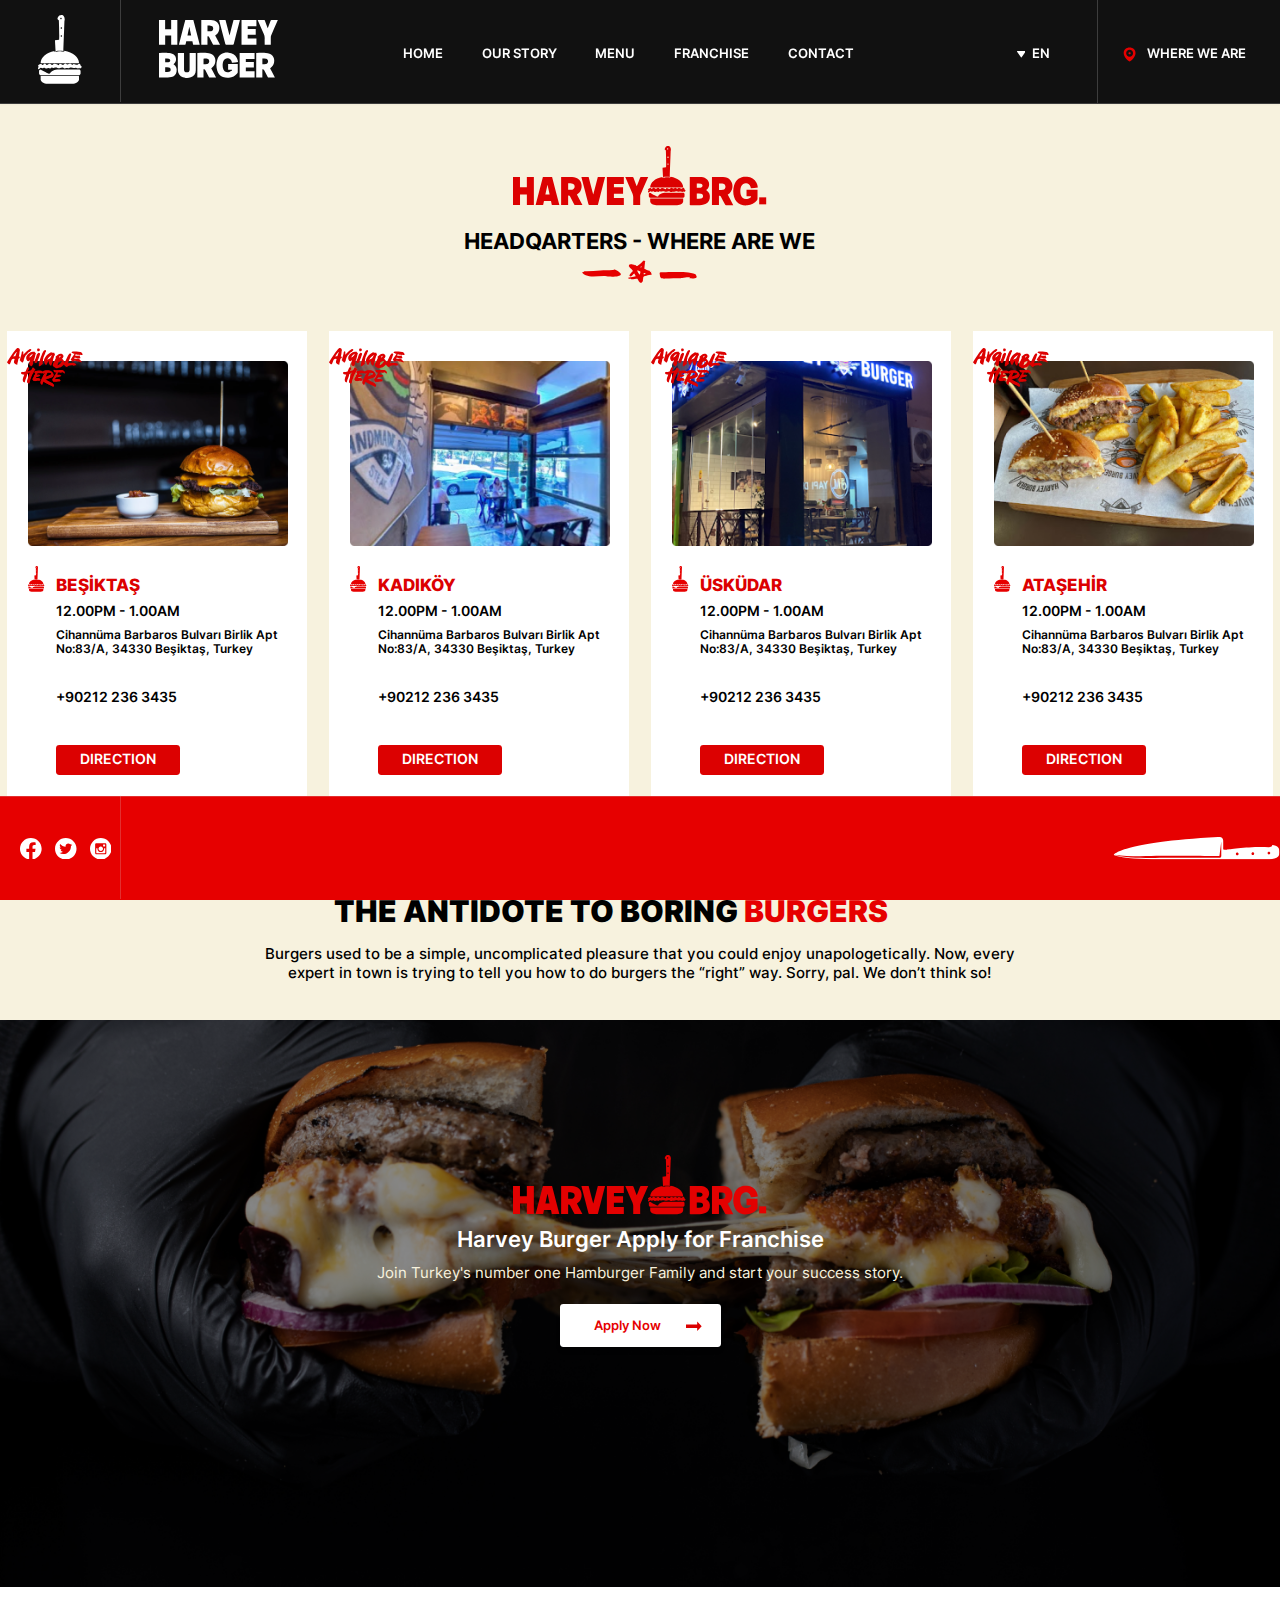
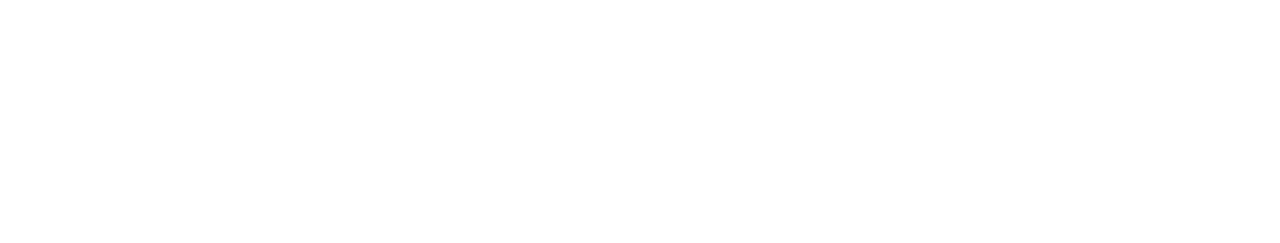
<file: where-are-we.html>
<!DOCTYPE html>
<html lang="tr">
<head>
    <title>Where We Are</title>

    <meta charset="utf-8" />
    <meta name="viewport" content="width=device-width, initial-scale=1.0, maximum-scale=1.0, user-scalable=0" />
    <meta name="format-detection" content="telephone=no">
    <meta name="author" content="WhereWeAre">

    <link href="Content/Visuals/menu-logo-02.png" rel="shortcut icon" type="image/x-icon" />
    <link href="Content/Styles/Css/Base.css" rel="stylesheet" type="text/css" />
</head>
<body class="f-scrolled-03 where-we-are-body contact">

    <div id="page-wrapper">
        <div id="content-wrapper">

            <header class="comp-header-01">
                <div class="c-wrapper">
                    <div id="site-logo" data-page-transit="true">
                        <div class="c-item-01">
                            <a href="/" class="c-unit-01">
                                <svg width="51" height="80" viewBox="0 0 51 80" fill="none" xmlns="http://www.w3.org/2000/svg">
                                    <path d="M47.1944 70.9512H3.50047C3.26532 70.9512 3.07373 71.1602 3.07373 71.4128V74.6961C3.07373 77.6137 6.71416 80 11.1733 80H39.5216C43.972 80 47.6211 77.6137 47.6211 74.6961V71.4128C47.6211 71.1602 47.4295 70.9512 47.1944 70.9512Z" fill="white" />
                                    <path d="M47.656 63.2H22.2078C20.0567 63.4438 18.0013 64.1406 16.1985 65.2641C14.657 66.2221 14.1519 67.4326 14.1257 67.5023L14.0648 67.6591L13.969 67.781C13.7425 68.0771 13.3855 68.2426 12.9761 68.2426C12.5668 68.2426 11.7394 68.2426 5.00724 64.5499C4.92886 64.5064 4.87659 64.4802 4.83305 64.4541C4.6937 64.3757 4.11019 64.0448 3.52667 63.6964C3.22185 63.5135 2.96929 63.3567 2.76898 63.2261C1.89806 63.3567 1.21875 64.1057 1.21875 65.0202V68.0597C1.21875 69.0525 2.03741 69.8712 3.03026 69.8712H47.6473C48.6402 69.8712 49.4588 69.0525 49.4588 68.0597V65.0202C49.4588 64.0274 48.6402 63.2087 47.6473 63.2087L47.656 63.2Z" fill="white" />
                                    <path d="M49.7898 59.1938C49.3718 58.5145 49.485 57.6697 48.9102 57.0949C47.3774 55.5447 46.6893 57.661 45.4091 57.8003C44.0679 57.9571 42.9705 56.8423 41.6903 56.8423C40.8281 56.8423 40.4797 57.8526 39.6785 57.722C39.0427 57.6262 38.5115 56.8685 37.9366 56.6072C36.3603 55.893 35.4284 57.7481 33.9304 57.4259C32.9724 57.2168 32.5892 56.1979 31.5267 56.4243C30.6906 56.5985 30.351 57.5391 29.5671 57.8265C27.0676 58.7496 25.8048 54.6302 24.1587 58.3664C22.4517 57.8787 20.5183 56.1282 18.6371 56.7465C17.5833 57.0949 17.3308 58.2271 16.2073 58.0094C15.467 57.8613 15.2057 57.0862 14.5961 56.8772C13.4465 56.4766 13.342 56.372 12.4449 56.973C8.96995 59.3245 9.6841 56.703 7.7768 56.224C7.35876 56.1195 6.07851 57.6 5.38178 57.9832C4.71988 58.3403 4.29314 57.1036 3.79671 56.9294C2.78645 56.5898 1.57587 57.2691 0.61786 58.1923C-0.174674 58.95 -0.218223 59.7947 0.913969 59.9341C0.931387 60.8224 -0.644969 61.4756 0.30433 62.8778C1.72392 63.2087 2.11584 61.0663 3.48318 61.1708C4.03186 61.2143 4.55441 61.7804 5.10309 61.7891C6.07852 61.8066 6.53138 60.9879 7.48939 61.1534C8.53449 61.3363 8.63029 62.2681 9.88441 62.1462C10.7292 62.0591 11.2953 61.3885 12.2533 61.4756C13.0633 61.554 13.3855 62.1027 14.2825 62.0156C14.8399 61.9633 15.2754 61.1882 15.946 61.1185C16.5644 61.0576 17.1566 61.6062 17.7836 61.6498C18.6894 61.7195 18.8984 61.3798 19.8303 61.1185C21.8073 60.5611 23.0701 62.1811 25.0819 61.824C26.3186 61.6063 27.6598 60.744 28.9052 61.0663C29.6107 61.2492 30.0113 62.0678 30.8125 62.1723C31.4919 62.2681 32.206 61.7891 32.8679 61.6759C33.7649 61.5279 34.6881 61.9546 35.4981 61.8153C36.639 61.6237 37.1964 61.0924 38.4505 61.1098C39.6001 61.1272 40.4449 61.6846 41.5858 61.6411C42.8573 61.5888 43.406 61.0576 44.6514 61.4582C45.5572 61.7456 46.82 62.9649 47.7954 61.284C48.257 62.8517 50.4778 61.7979 50.6869 60.4479C50.9307 58.8977 50.2514 59.9254 49.7898 59.1677V59.1938Z" fill="white" />
                                    <path d="M30.6297 41.6274C30.7081 41.7406 30.7429 41.8625 30.682 41.9671C30.4294 42.4548 29.3495 42.7857 27.5205 42.3851C25.6916 41.9845 24.4201 42.2457 24.4201 42.2457C22.0338 43.047 21.0758 42.6638 21.0758 42.6638C21.0758 42.6638 20.4138 42.4461 19.5604 42.5331C18.7069 42.6202 19.0552 42.0106 19.0552 42.0106C19.0378 41.9409 19.0465 41.8712 19.0639 41.8103C9.8148 43.6218 3.06519 49.3089 3.06519 56.0498H47.691C47.691 49.0563 40.4188 43.1863 30.6297 41.6187V41.6274Z" fill="white" />
                                    <path d="M19.7257 29.2604C19.7257 29.2604 20.0741 35.5571 20.466 41.9758C22.0772 41.7319 23.7581 41.5926 25.4825 41.5926C26.8411 41.5926 28.1736 41.6797 29.4713 41.8364C30.02 27.3357 30.769 7.2262 30.708 6.94751C31.8663 2.92387 29.5845 0.11081 27.982 0.0150095C26.1879 -0.0982096 23.2704 0.337249 22.5649 4.54378C23.1833 5.31889 24.2458 6.17239 24.2458 6.17239C24.2458 6.17239 24.9687 24.5574 24.5071 28.7465L19.717 29.2604H19.7257ZM27.7643 25.0974C27.4334 25.4371 26.8847 25.4458 26.545 25.1148C26.2054 24.7839 26.1967 24.2352 26.5276 23.8955C26.8586 23.5559 27.4072 23.5472 27.7469 23.8781C28.0866 24.2091 28.0953 24.7578 27.7643 25.0974ZM27.7469 14.6116C28.0866 14.9425 28.0953 15.4912 27.7643 15.8309C27.4334 16.1705 26.8847 16.1792 26.545 15.8483C26.2054 15.5173 26.1967 14.9686 26.5276 14.629C26.8586 14.2893 27.4072 14.2806 27.7469 14.6116ZM26.0573 3.36804C26.3883 3.02838 26.9369 3.01967 27.2766 3.35062C27.6162 3.68157 27.625 4.23025 27.294 4.5699C26.9631 4.90956 26.4144 4.91827 26.0747 4.58732C25.7351 4.25637 25.7264 3.7077 26.0573 3.36804Z" fill="white" />
                                </svg>
                            </a>
                            <a href="/" class="c-unit-02">
                                <svg width="138" height="68" viewBox="0 0 138 68" fill="none" xmlns="http://www.w3.org/2000/svg">
                                    <path d="M65.2305 17.9146C67.1055 21.5001 68.9476 25.0199 70.8818 28.7107C70.3818 28.7107 70.0529 28.7107 69.7239 28.7107C67.6779 28.7107 65.6253 28.6909 63.5792 28.7238C63.0463 28.7304 62.7831 28.5462 62.5397 28.0857C61.145 25.3949 59.6713 22.7436 58.3226 20.033C57.8818 19.1449 57.3555 18.783 56.2897 19.0988V28.6778H49.1318V0.0593568C49.3818 0.0396199 49.5858 0.0198847 49.7897 0.0198847C53.3029 0.0198847 56.816 -0.0064322 60.3226 0.0264625C63.0397 0.0527783 65.5332 0.796199 67.5266 2.75015C71.566 6.72383 70.7503 14.362 65.9805 17.4344C65.7568 17.5791 65.5332 17.7173 65.2305 17.908V17.9146ZM56.3095 13.0659C57.4937 13.0659 58.5792 13.0725 59.6647 13.0659C59.9279 13.0659 60.191 13.0133 60.4542 12.9541C61.9082 12.6449 62.8555 11.5265 62.9345 10.0396C63.0134 8.44752 62.316 7.13831 60.8818 6.85541C59.4082 6.55936 57.8621 6.60541 56.316 6.49357V13.0659H56.3095Z" fill="white" />
                                    <path d="M21.2961 28.658H14.1579V17.9015H7.17105V28.6449H0V0.0791016H7.11842V10.6054H14.1316V0.0856794H21.2895V28.658H21.2961Z" fill="white" />
                                    <path d="M39.8949 0.0527815C42.3555 9.55278 44.8226 19.0659 47.3226 28.7041C46.3423 28.7041 45.4805 28.7041 44.612 28.7041C43.1778 28.7041 41.737 28.6844 40.3028 28.7107C39.8226 28.7173 39.5989 28.5857 39.5068 28.0791C39.3094 26.9278 39.0397 25.7896 38.7897 24.612H31.6384C31.3949 25.783 31.1778 26.9278 30.9015 28.0594C30.8423 28.3028 30.566 28.6646 30.3818 28.6712C27.9936 28.7107 25.5989 28.6975 23.1055 28.6975C25.5923 19.0923 28.0594 9.5791 30.5265 0.0462036H39.8949V0.0527815ZM37.3752 17.9738C36.6647 14.658 35.9739 11.4015 35.2765 8.14489C35.2305 8.14489 35.1844 8.14489 35.1384 8.15147C34.441 11.408 33.7502 14.6646 33.0463 17.9738H37.3818H37.3752Z" fill="white" />
                                    <path d="M95.8418 0.0593567H113.151V7.1712H103.039V10.5594H112.355V17.112H103.013V21.5067H113.164V28.6515H95.8418V0.0593567Z" fill="white" />
                                    <path d="M81.9997 17.737C83.5261 11.8554 85.0524 5.96725 86.5853 0.0593567H93.9669C93.9076 0.34883 93.8616 0.625148 93.7892 0.888305C91.4668 9.86857 89.1379 18.8488 86.8287 27.8357C86.6642 28.4738 86.4405 28.737 85.7234 28.7238C83.1708 28.6712 80.6116 28.6844 78.059 28.7238C77.4603 28.7304 77.184 28.5988 77.0261 27.9673C74.7037 18.9015 72.3484 9.84883 69.9997 0.78962C69.9405 0.565936 69.9142 0.335672 69.8682 0.0593567H77.23C78.7629 5.96067 80.2892 11.8488 81.8155 17.7304C81.8747 17.7304 81.934 17.737 81.9932 17.7436L81.9997 17.737Z" fill="white" />
                                    <path d="M129.849 28.658H122.737C122.737 27.8423 122.737 27.0725 122.737 26.3094C122.737 24.737 122.651 23.1646 122.757 21.5988C122.888 19.6317 122.414 17.862 121.605 16.0725C119.329 11.033 117.164 5.94094 114.961 0.868575C114.855 0.631733 114.77 0.381732 114.625 0.0198899C115.197 0.0198899 115.684 0.0198899 116.178 0.0198899C118.118 0.0198899 120.066 0.0396265 122.007 0.00673174C122.52 0.00015279 122.75 0.171206 122.928 0.64489C123.914 3.34226 124.928 6.02647 125.941 8.71726C126.033 8.9541 126.132 9.18436 126.283 9.55278C126.434 9.22384 126.546 9.02647 126.625 8.81594C127.664 6.11199 128.711 3.40805 129.724 0.690943C129.908 0.197522 130.125 -0.00642505 130.684 0.000153895C133.079 0.0396276 135.474 0.0133096 138 0.0133096C137.868 0.342257 137.776 0.598838 137.671 0.855417C135.191 6.53305 132.704 12.2041 130.243 17.8949C130.007 18.4344 129.882 19.0659 129.868 19.6515C129.829 22.3423 129.849 25.0265 129.849 27.7173V28.658Z" fill="white" />
                                    <path d="M0 66.8083V38.2294C0.230263 38.2162 0.460538 38.1833 0.690802 38.1833C3.90791 38.1833 7.13159 38.1701 10.3487 38.1833C12.5855 38.1965 14.7632 38.532 16.6908 39.7688C20.6908 42.3346 20.9013 48.1701 17.1184 51.0649C17.0132 51.1438 16.9079 51.2294 16.7961 51.3149C16.8553 51.3873 16.8947 51.4662 16.954 51.5057C20.0592 53.532 20.9934 56.4728 20.3816 59.9662C19.7829 63.3675 17.5592 65.3807 14.3289 66.2557C12.9803 66.6241 11.5526 66.8017 10.1579 66.8346C6.96711 66.9201 3.76974 66.8675 0.578951 66.8609C0.401319 66.8609 0.217105 66.828 0 66.8083ZM7.18422 60.3609C8.65132 60.2886 10.0921 60.328 11.4934 60.1175C12.8224 59.9201 13.5592 58.9004 13.5658 57.6636C13.5658 56.407 12.8618 55.4333 11.4934 55.2294C10.0921 55.0254 8.65132 55.0649 7.18422 54.9925V60.3609ZM7.17763 49.0188C8.48027 49.0188 9.70397 49.0912 10.9145 48.9991C12.1184 48.9004 12.9869 47.9925 13.0461 46.9794C13.0987 46.0715 12.4474 45.1175 11.3684 44.9465C10 44.7294 8.59869 44.7491 7.18422 44.6636V49.0123L7.17763 49.0188Z" fill="white" />
                                    <path d="M91.8294 48.8346C89.4018 49.1373 87.086 49.4267 84.7702 49.7162C84.5992 49.0649 84.4873 48.4991 84.3031 47.9465C83.5992 45.8149 82.0268 44.5517 79.9413 44.4136C77.7242 44.2688 75.9742 45.282 74.9807 47.3346C74.0005 49.3609 73.8557 51.5254 73.9873 53.7294C74.0268 54.3675 74.1189 54.9991 74.2505 55.6241C75.0465 59.4925 78.0663 61.3741 81.8689 60.2754C82.7439 60.0254 83.5334 59.4794 84.3426 59.032C84.836 58.7623 85.04 58.3215 84.836 57.657H80.2768V51.1504H91.5005V51.9728C91.5005 54.7952 91.5268 57.6175 91.4807 60.4333C91.4742 60.9202 91.2834 61.4859 90.9939 61.8741C88.5597 65.1373 85.1781 66.6702 81.211 67.032C78.8557 67.2425 76.5334 67.0583 74.3031 66.1702C70.7768 64.7623 68.6518 62.0846 67.5992 58.532C66.4084 54.5057 66.4018 50.4333 67.6189 46.4136C69.5663 39.9859 74.6781 37.3741 80.8886 37.9136C85.1255 38.282 88.4413 40.1702 90.4478 44.032C91.211 45.5057 91.6386 47.0846 91.8163 48.8346H91.8294Z" fill="white" />
                                    <path d="M128.974 56.0649C130.849 59.6504 132.698 63.1767 134.612 66.8346C134.263 66.8478 134.013 66.8741 133.77 66.8741C131.638 66.8741 129.513 66.8544 127.382 66.8873C126.836 66.8938 126.533 66.7294 126.277 66.2294C124.888 63.5386 123.454 60.8675 122.033 58.1833C121.638 57.4421 120.976 57.1263 120.046 57.2359V66.8149H112.908V38.2425C113.086 38.2228 113.263 38.1833 113.441 38.1833C117.007 38.1833 120.573 38.1438 124.138 38.1965C127.158 38.2425 129.862 39.157 131.862 41.5517C135.342 45.7228 134.158 52.8609 129.54 55.7294C129.382 55.828 129.224 55.9202 128.974 56.0649ZM120.073 51.2886C121.54 51.2228 122.935 51.2688 124.283 51.0649C125.777 50.8412 126.704 49.5123 126.704 47.9399C126.704 46.4202 125.829 45.1373 124.382 44.9202C122.981 44.7096 121.54 44.7557 120.073 44.6899V51.2952V51.2886Z" fill="white" />
                                    <path d="M51.6777 57.2754V66.7952H44.5264V38.2425C44.7303 38.2228 44.9343 38.1833 45.1382 38.1833C48.704 38.1833 52.2698 38.1373 55.8356 38.1965C58.8553 38.2425 61.5527 39.1767 63.5395 41.5846C67 45.7886 65.7829 52.8807 61.1448 55.7491C60.9869 55.8478 60.8356 55.9465 60.6251 56.0781C62.4935 59.6438 64.3421 63.1833 66.2698 66.8675C65.3027 66.8675 64.4935 66.8675 63.6777 66.8675C62.1053 66.8675 60.5395 66.8412 58.9671 66.8807C58.4343 66.8938 58.1645 66.7096 57.9277 66.2425C56.5329 63.5517 55.0658 60.9004 53.7106 58.1899C53.2698 57.3083 52.7566 56.9202 51.6777 57.2754ZM51.7172 51.2886C53.1711 51.2228 54.5593 51.2688 55.9145 51.0715C57.4145 50.8478 58.3356 49.5386 58.3422 47.9531C58.3422 46.3938 57.454 45.0912 55.9606 44.907C54.5856 44.736 53.1645 44.8741 51.7172 44.8741V51.2886Z" fill="white" />
                                    <path d="M21.9345 38.2228H29.0661V39.1702C29.0661 45.2623 29.0661 51.3544 29.0661 57.4465C29.0661 59.6899 30.3292 60.907 32.5529 60.8149C34.4345 60.736 35.5529 59.5978 35.5661 57.7097C35.5792 54.861 35.5661 52.0189 35.5661 49.1702C35.5661 45.8149 35.5661 42.4662 35.5661 39.111C35.5661 38.8281 35.5661 38.5386 35.5661 38.2162H42.6911C42.7108 38.4268 42.7503 38.6044 42.7503 38.782C42.7503 45.2754 42.7766 51.7689 42.7371 58.2557C42.7108 62.3412 40.6319 65.3083 36.9279 66.6373C35.02 67.3215 33.0332 67.5123 31.0266 67.2886C29.9279 67.1636 28.8029 66.9728 27.7634 66.611C24.1055 65.3281 21.9477 62.4004 21.9082 58.5057C21.8424 51.8807 21.8819 45.2557 21.8819 38.6307C21.8819 38.5057 21.9082 38.3807 21.9279 38.2097L21.9345 38.2228Z" fill="white" />
                                    <path d="M110.171 55.2886H100.842V59.6504H111V66.8149H93.6582V38.2491H111V45.3544H100.842V48.7096H110.171V55.2952V55.2886Z" fill="white" />
                                </svg>
                            </a>
                        </div>

                    </div>
                    <nav id="menu-primary">
                        <ul>
                            <li class="">
                                <a href="/">
                                    HOME
                                </a>
                            </li>
                            <li class="">
                                <a href="about-us.html">
                                    OUR STORY
                                </a>
                            </li>
                            <li class="">
                                <a href="javascript:void(0);">
                                    MENU
                                </a>
                            </li>
                            <li class="">
                                <a href="franchise.html">
                                    FRANCHISE
                                </a>
                            </li>
                            <li class="" style="flex:1">

                                <a href="contact.html">
                                    CONTACT
                                </a>
                            </li>
                            <li class="where-we-container menu-li-second-item" style="flex:1">
                                <div class="menu-hover-svg">
                                    <svg width="86" height="12" viewBox="0 0 86 12" fill="none" xmlns="http://www.w3.org/2000/svg">
                                        <path d="M82.205 4.3193C81.953 5.76395 80.157 5.46805 80.157 5.46805C70.5863 4.98086 59.4377 6.63898 58.632 6.80173C57.8263 6.96448 56.7513 6.73832 56.7513 6.73832C56.7513 6.73832 56.8023 4.21573 56.7513 1.9193C56.7003 -0.377132 54.0649 0.0286802 54.0649 0.0286802C3.55945 2.81124 0 9.67729 0 9.67729C6.29074 11.997 19.7677 11.997 27.2895 11.904C34.8112 11.811 48.792 11.9389 53.3928 11.9737C57.9935 12.0086 74.5149 12.0086 78.007 11.9737C81.4992 11.9389 85.999 12.147 85.999 8.18086C85.999 4.21468 82.2039 4.31824 82.2039 4.31824L82.205 4.3193ZM55.7651 10.1888C55.7794 11.2731 54.7941 11.1695 54.7941 11.1695C54.6942 11.1695 54.5891 11.1674 54.5014 11.1674C49.9006 11.1325 35.9199 11.0046 28.3981 11.0976C20.9967 11.1885 7.08423 11.6789 0.671094 9.4691C7.59316 10.695 18.3266 10.1909 24.4113 10.1159C31.9331 10.0229 45.9149 10.1507 50.5146 10.1856C51.4325 10.193 52.8318 10.1983 54.5014 10.2025C54.8023 10.1856 54.8512 9.88865 54.8512 9.88865L55.7651 2.34836V10.1877V10.1888ZM64.0263 9.7946C63.6428 9.7946 63.3317 9.47227 63.3317 9.07491C63.3317 8.67756 63.6428 8.35629 64.0263 8.35629C64.4097 8.35629 64.7208 8.67861 64.7208 9.07491C64.7208 9.47122 64.4097 9.7946 64.0263 9.7946ZM72.1069 9.66778C71.7234 9.66778 71.4124 9.34546 71.4124 8.9481C71.4124 8.55074 71.7234 8.22947 72.1069 8.22947C72.4904 8.22947 72.8015 8.5518 72.8015 8.9481C72.8015 9.3444 72.4914 9.66778 72.1069 9.66778ZM80.4303 9.337C80.0468 9.337 79.7368 9.01468 79.7368 8.61732C79.7368 8.21996 80.0468 7.89869 80.4303 7.89869C80.8138 7.89869 81.1249 8.22102 81.1249 8.61732C81.1249 9.01362 80.8148 9.337 80.4303 9.337Z" fill="white" />
                                    </svg>
                                </div>
                                <a class="c-item-02" href="where-are-we.html">
                                    <svg class="c-unit-01-01" width="20" height="20" viewBox="0 0 20 20" fill="none" xmlns="http://www.w3.org/2000/svg">
                                        <path d="M10 18.125C10.4675 18.125 12.295 16.79 13.7513 15.1338C15.6925 12.9275 16.875 10.465 16.875 8.125C16.875 4.42125 13.8313 1.875 10 1.875C6.16875 1.875 3.125 4.42125 3.125 8.125C3.125 10.475 4.3075 12.9375 6.24875 15.1412C7.70375 16.7937 9.53125 18.125 10 18.125ZM10 9.625C10.3315 9.625 10.6495 9.4933 10.8839 9.25888C11.1183 9.02446 11.25 8.70652 11.25 8.375C11.25 8.04348 11.1183 7.72554 10.8839 7.49112C10.6495 7.2567 10.3315 7.125 10 7.125C9.66848 7.125 9.35054 7.2567 9.11612 7.49112C8.8817 7.72554 8.75 8.04348 8.75 8.375C8.75 8.70652 8.8817 9.02446 9.11612 9.25888C9.35054 9.4933 9.66848 9.625 10 9.625ZM10 12.375C8.93913 12.375 7.92172 11.9536 7.17157 11.2034C6.42143 10.4533 6 9.43587 6 8.375C6 7.31413 6.42143 6.29672 7.17157 5.54657C7.92172 4.79643 8.93913 4.375 10 4.375C11.0609 4.375 12.0783 4.79643 12.8284 5.54657C13.5786 6.29672 14 7.31413 14 8.375C14 9.43587 13.5786 10.4533 12.8284 11.2034C12.0783 11.9536 11.0609 12.375 10 12.375Z" fill="#E60000" />
                                    </svg>
                                    <svg class="c-unit-01-02" width="20" height="20" viewBox="0 0 20 20" fill="none" xmlns="http://www.w3.org/2000/svg">
                                        <path d="M10 18.125C10.4675 18.125 12.295 16.79 13.7513 15.1338C15.6925 12.9275 16.875 10.465 16.875 8.125C16.875 4.42125 13.8313 1.875 10 1.875C6.16875 1.875 3.125 4.42125 3.125 8.125C3.125 10.475 4.3075 12.9375 6.24875 15.1412C7.70375 16.7937 9.53125 18.125 10 18.125ZM10 9.625C10.3315 9.625 10.6495 9.4933 10.8839 9.25888C11.1183 9.02446 11.25 8.70652 11.25 8.375C11.25 8.04348 11.1183 7.72554 10.8839 7.49112C10.6495 7.2567 10.3315 7.125 10 7.125C9.66848 7.125 9.35054 7.2567 9.11612 7.49112C8.8817 7.72554 8.75 8.04348 8.75 8.375C8.75 8.70652 8.8817 9.02446 9.11612 9.25888C9.35054 9.4933 9.66848 9.625 10 9.625ZM10 12.375C8.93913 12.375 7.92172 11.9536 7.17157 11.2034C6.42143 10.4533 6 9.43587 6 8.375C6 7.31413 6.42143 6.29672 7.17157 5.54657C7.92172 4.79643 8.93913 4.375 10 4.375C11.0609 4.375 12.0783 4.79643 12.8284 5.54657C13.5786 6.29672 14 7.31413 14 8.375C14 9.43587 13.5786 10.4533 12.8284 11.2034C12.0783 11.9536 11.0609 12.375 10 12.375Z" fill="white" />
                                    </svg>
                                    <p class="c-unit-01">WHERE WE ARE</p>
                                </a>
                            </li>
                            <li class="lang-container" style="flex:1">
                                <a class="c-item-02" href="javascript:void(0);">
                                    <p class="c-unit-01">  LANGUAGE</p>
                                </a>
                            </li>
                            <li class="" style="flex:1">
                                <a class="c-item-02 v2" href="javascript:void(0);">
                                    <svg width="20" height="20" viewBox="0 0 20 20" fill="none" xmlns="http://www.w3.org/2000/svg">
                                        <path d="M10 0C15.523 0 20 4.477 20 10C20 15.523 15.523 20 10 20C4.477 20 0 15.523 0 10C0 4.477 4.477 0 10 0ZM12 11.4L10.436 12.651C10.3811 12.6949 10.3361 12.75 10.3039 12.8125C10.2717 12.875 10.2531 12.9436 10.2492 13.0138C10.2453 13.084 10.2563 13.1543 10.2814 13.22C10.3066 13.2856 10.3453 13.3453 10.395 13.395L11.634 14.634C11.8739 14.8742 12.0487 15.1715 12.142 15.498L12.317 16.111C12.3896 16.3682 12.5185 16.606 12.6944 16.8072C12.8703 17.0083 13.0888 17.1678 13.334 17.274C14.2906 16.8345 15.1513 16.211 15.867 15.439L15.633 13.562C15.5921 13.2354 15.4711 12.924 15.281 12.6554C15.0909 12.3868 14.8374 12.1692 14.543 12.022L13.073 11.286C12.902 11.2004 12.71 11.1657 12.5198 11.1859C12.3296 11.2061 12.1492 11.2804 12 11.4ZM10 2C8.77605 1.99896 7.56823 2.27922 6.46981 2.81916C5.37139 3.35909 4.41175 4.14425 3.665 5.114L3.5 5.335V7.02C3.49987 7.6305 3.68601 8.22651 4.03355 8.72844C4.38109 9.23036 4.87349 9.61431 5.445 9.829L5.623 9.889L6.913 10.284C8.286 10.704 9.623 9.587 9.49 8.188L9.471 8.043L9.296 6.994C9.25733 6.76163 9.30193 6.52307 9.42194 6.32037C9.54195 6.11767 9.72967 5.96384 9.952 5.886L10.06 5.856L10.672 5.716C11.0192 5.63663 11.3471 5.48851 11.6361 5.28038C11.9252 5.07225 12.1696 4.80833 12.355 4.50419C12.5404 4.20005 12.663 3.86185 12.7155 3.50955C12.7681 3.15726 12.7496 2.79801 12.661 2.453C11.8061 2.15212 10.9063 1.99894 10 2Z" fill="white" />
                                    </svg>
                                    <p class="c-unit-01">ENGLISH</p>
                                </a>
                            </li>
                            <li class="" style="flex:1">
                                <a class="c-item-02 v2" href="javascript:void(0);">
                                    <svg width="20" height="20" viewBox="0 0 20 20" fill="none" xmlns="http://www.w3.org/2000/svg">
                                        <path d="M10 0C15.523 0 20 4.477 20 10C20 15.523 15.523 20 10 20C4.477 20 0 15.523 0 10C0 4.477 4.477 0 10 0ZM12 11.4L10.436 12.651C10.3811 12.6949 10.3361 12.75 10.3039 12.8125C10.2717 12.875 10.2531 12.9436 10.2492 13.0138C10.2453 13.084 10.2563 13.1543 10.2814 13.22C10.3066 13.2856 10.3453 13.3453 10.395 13.395L11.634 14.634C11.8739 14.8742 12.0487 15.1715 12.142 15.498L12.317 16.111C12.3896 16.3682 12.5185 16.606 12.6944 16.8072C12.8703 17.0083 13.0888 17.1678 13.334 17.274C14.2906 16.8345 15.1513 16.211 15.867 15.439L15.633 13.562C15.5921 13.2354 15.4711 12.924 15.281 12.6554C15.0909 12.3868 14.8374 12.1692 14.543 12.022L13.073 11.286C12.902 11.2004 12.71 11.1657 12.5198 11.1859C12.3296 11.2061 12.1492 11.2804 12 11.4ZM10 2C8.77605 1.99896 7.56823 2.27922 6.46981 2.81916C5.37139 3.35909 4.41175 4.14425 3.665 5.114L3.5 5.335V7.02C3.49987 7.6305 3.68601 8.22651 4.03355 8.72844C4.38109 9.23036 4.87349 9.61431 5.445 9.829L5.623 9.889L6.913 10.284C8.286 10.704 9.623 9.587 9.49 8.188L9.471 8.043L9.296 6.994C9.25733 6.76163 9.30193 6.52307 9.42194 6.32037C9.54195 6.11767 9.72967 5.96384 9.952 5.886L10.06 5.856L10.672 5.716C11.0192 5.63663 11.3471 5.48851 11.6361 5.28038C11.9252 5.07225 12.1696 4.80833 12.355 4.50419C12.5404 4.20005 12.663 3.86185 12.7155 3.50955C12.7681 3.15726 12.7496 2.79801 12.661 2.453C11.8061 2.15212 10.9063 1.99894 10 2Z" fill="white" />
                                    </svg>

                                    <p class="c-unit-01">TURKISH</p>
                                </a>
                            </li>
                        </ul>
                    </nav>
                    <section id="activity-container">
                        <div class="menu-activities">
                            <a id="menu-language" class="c-item-01" href="javascript:void(0);" onclick="Feux.Globals.overlayWrElem.classList.add('on'); HarveyScripts.addOnClassLanguageArea();">
                                <svg class="c-unit-01" width="10" height="8" viewBox="0 0 10 8" fill="none" xmlns="http://www.w3.org/2000/svg">
                                    <path d="M0.0566463 0.268014C0.0145731 0.348901 -0.00467684 0.439718 0.000961281 0.530719C0.0065994 0.621719 0.0369119 0.709466 0.0886478 0.784541L4.58888 7.28488C4.6349 7.35131 4.69633 7.40559 4.76791 7.44308C4.8395 7.48057 4.9191 7.50015 4.99991 7.50015C5.08071 7.50015 5.16031 7.48057 5.2319 7.44308C5.30348 7.40559 5.36491 7.35131 5.41093 7.28488L9.91116 0.784541C9.96307 0.709524 9.99347 0.621737 9.99906 0.530685C10.0047 0.439632 9.98523 0.348785 9.9429 0.267979C9.90056 0.187173 9.83693 0.119488 9.75889 0.0722523C9.68084 0.0250167 9.59137 3.07754e-05 9.50014 -1.50576e-08L0.499669 -4.08481e-07C0.408396 -1.54537e-05 0.318859 0.0249524 0.240765 0.072197C0.16267 0.119442 0.0989971 0.18716 0.0566463 0.268014Z" fill="white" />
                                </svg>
                                <svg class="c-unit-02" width="10" height="8" viewBox="0 0 10 8" fill="none" xmlns="http://www.w3.org/2000/svg">
                                    <path d="M0.0566463 0.268014C0.0145731 0.348901 -0.00467684 0.439718 0.000961281 0.530719C0.0065994 0.621719 0.0369119 0.709466 0.0886478 0.784541L4.58888 7.28488C4.6349 7.35131 4.69633 7.40559 4.76791 7.44308C4.8395 7.48057 4.9191 7.50015 4.99991 7.50015C5.08071 7.50015 5.16031 7.48057 5.2319 7.44308C5.30348 7.40559 5.36491 7.35131 5.41093 7.28488L9.91116 0.784541C9.96307 0.709524 9.99347 0.621737 9.99906 0.530685C10.0047 0.439632 9.98523 0.348785 9.9429 0.267979C9.90056 0.187173 9.83693 0.119488 9.75889 0.0722523C9.68084 0.0250167 9.59137 3.07754e-05 9.50014 -1.50576e-08L0.499669 -4.08481e-07C0.408396 -1.54537e-05 0.318859 0.0249524 0.240765 0.072197C0.16267 0.119442 0.0989971 0.18716 0.0566463 0.268014Z" fill="#E60000" />
                                </svg>

                                EN
                            </a>
                            <div class="c-item-01-01">
                                <a href="javascript:void(0);" class="c-unit-01">
                                    <svg width="20" height="20" viewBox="0 0 20 20" fill="none" xmlns="http://www.w3.org/2000/svg">
                                        <path d="M10 0C15.523 0 20 4.477 20 10C20 15.523 15.523 20 10 20C4.477 20 0 15.523 0 10C0 4.477 4.477 0 10 0ZM12 11.4L10.436 12.651C10.3811 12.6949 10.3361 12.75 10.3039 12.8125C10.2717 12.875 10.2531 12.9436 10.2492 13.0138C10.2453 13.084 10.2563 13.1543 10.2814 13.22C10.3066 13.2856 10.3453 13.3453 10.395 13.395L11.634 14.634C11.8739 14.8742 12.0487 15.1715 12.142 15.498L12.317 16.111C12.3896 16.3682 12.5185 16.606 12.6944 16.8072C12.8703 17.0083 13.0888 17.1678 13.334 17.274C14.2906 16.8345 15.1513 16.211 15.867 15.439L15.633 13.562C15.5921 13.2354 15.4711 12.924 15.281 12.6554C15.0909 12.3868 14.8374 12.1692 14.543 12.022L13.073 11.286C12.902 11.2004 12.71 11.1657 12.5198 11.1859C12.3296 11.2061 12.1492 11.2804 12 11.4ZM10 2C8.77605 1.99896 7.56823 2.27922 6.46981 2.81916C5.37139 3.35909 4.41175 4.14425 3.665 5.114L3.5 5.335V7.02C3.49987 7.6305 3.68601 8.22651 4.03355 8.72844C4.38109 9.23036 4.87349 9.61431 5.445 9.829L5.623 9.889L6.913 10.284C8.286 10.704 9.623 9.587 9.49 8.188L9.471 8.043L9.296 6.994C9.25733 6.76163 9.30193 6.52307 9.42194 6.32037C9.54195 6.11767 9.72967 5.96384 9.952 5.886L10.06 5.856L10.672 5.716C11.0192 5.63663 11.3471 5.48851 11.6361 5.28038C11.9252 5.07225 12.1696 4.80833 12.355 4.50419C12.5404 4.20005 12.663 3.86185 12.7155 3.50955C12.7681 3.15726 12.7496 2.79801 12.661 2.453C11.8061 2.15212 10.9063 1.99894 10 2Z" fill="#E60000" />
                                    </svg>
                                    English
                                </a>
                                <a href="javascript:void(0);" class="c-unit-01">
                                    <svg width="20" height="20" viewBox="0 0 20 20" fill="none" xmlns="http://www.w3.org/2000/svg">
                                        <path d="M10 0C15.523 0 20 4.477 20 10C20 15.523 15.523 20 10 20C4.477 20 0 15.523 0 10C0 4.477 4.477 0 10 0ZM12 11.4L10.436 12.651C10.3811 12.6949 10.3361 12.75 10.3039 12.8125C10.2717 12.875 10.2531 12.9436 10.2492 13.0138C10.2453 13.084 10.2563 13.1543 10.2814 13.22C10.3066 13.2856 10.3453 13.3453 10.395 13.395L11.634 14.634C11.8739 14.8742 12.0487 15.1715 12.142 15.498L12.317 16.111C12.3896 16.3682 12.5185 16.606 12.6944 16.8072C12.8703 17.0083 13.0888 17.1678 13.334 17.274C14.2906 16.8345 15.1513 16.211 15.867 15.439L15.633 13.562C15.5921 13.2354 15.4711 12.924 15.281 12.6554C15.0909 12.3868 14.8374 12.1692 14.543 12.022L13.073 11.286C12.902 11.2004 12.71 11.1657 12.5198 11.1859C12.3296 11.2061 12.1492 11.2804 12 11.4ZM10 2C8.77605 1.99896 7.56823 2.27922 6.46981 2.81916C5.37139 3.35909 4.41175 4.14425 3.665 5.114L3.5 5.335V7.02C3.49987 7.6305 3.68601 8.22651 4.03355 8.72844C4.38109 9.23036 4.87349 9.61431 5.445 9.829L5.623 9.889L6.913 10.284C8.286 10.704 9.623 9.587 9.49 8.188L9.471 8.043L9.296 6.994C9.25733 6.76163 9.30193 6.52307 9.42194 6.32037C9.54195 6.11767 9.72967 5.96384 9.952 5.886L10.06 5.856L10.672 5.716C11.0192 5.63663 11.3471 5.48851 11.6361 5.28038C11.9252 5.07225 12.1696 4.80833 12.355 4.50419C12.5404 4.20005 12.663 3.86185 12.7155 3.50955C12.7681 3.15726 12.7496 2.79801 12.661 2.453C11.8061 2.15212 10.9063 1.99894 10 2Z" fill="#E60000" />
                                    </svg>
                                    Turkish
                                </a>
                            </div>
                            <div id="overlay-wrapper" onclick="Feux.Globals.overlayWrElem.classList.remove('on'); HarveyScripts.removeOnClassLanguageArea();" style="background:none;"></div>

                            <a class="c-item-02" href="where-are-we.html">
                                <svg class="c-unit-A" width="20" height="20" viewBox="0 0 20 20" fill="none" xmlns="http://www.w3.org/2000/svg">
                                    <path d="M10 18.125C10.4675 18.125 12.295 16.79 13.7513 15.1338C15.6925 12.9275 16.875 10.465 16.875 8.125C16.875 4.42125 13.8313 1.875 10 1.875C6.16875 1.875 3.125 4.42125 3.125 8.125C3.125 10.475 4.3075 12.9375 6.24875 15.1412C7.70375 16.7937 9.53125 18.125 10 18.125ZM10 9.625C10.3315 9.625 10.6495 9.4933 10.8839 9.25888C11.1183 9.02446 11.25 8.70652 11.25 8.375C11.25 8.04348 11.1183 7.72554 10.8839 7.49112C10.6495 7.2567 10.3315 7.125 10 7.125C9.66848 7.125 9.35054 7.2567 9.11612 7.49112C8.8817 7.72554 8.75 8.04348 8.75 8.375C8.75 8.70652 8.8817 9.02446 9.11612 9.25888C9.35054 9.4933 9.66848 9.625 10 9.625ZM10 12.375C8.93913 12.375 7.92172 11.9536 7.17157 11.2034C6.42143 10.4533 6 9.43587 6 8.375C6 7.31413 6.42143 6.29672 7.17157 5.54657C7.92172 4.79643 8.93913 4.375 10 4.375C11.0609 4.375 12.0783 4.79643 12.8284 5.54657C13.5786 6.29672 14 7.31413 14 8.375C14 9.43587 13.5786 10.4533 12.8284 11.2034C12.0783 11.9536 11.0609 12.375 10 12.375Z" fill="#E60000" />
                                </svg>

                                <svg class="c-unit-B" width="20" height="20" viewBox="0 0 20 20" fill="none" xmlns="http://www.w3.org/2000/svg">
                                    <path d="M10 18.125C10.4675 18.125 12.295 16.79 13.7513 15.1338C15.6925 12.9275 16.875 10.465 16.875 8.125C16.875 4.42125 13.8313 1.875 10 1.875C6.16875 1.875 3.125 4.42125 3.125 8.125C3.125 10.475 4.3075 12.9375 6.24875 15.1412C7.70375 16.7937 9.53125 18.125 10 18.125ZM10 9.625C10.3315 9.625 10.6495 9.4933 10.8839 9.25888C11.1183 9.02446 11.25 8.70652 11.25 8.375C11.25 8.04348 11.1183 7.72554 10.8839 7.49112C10.6495 7.2567 10.3315 7.125 10 7.125C9.66848 7.125 9.35054 7.2567 9.11612 7.49112C8.8817 7.72554 8.75 8.04348 8.75 8.375C8.75 8.70652 8.8817 9.02446 9.11612 9.25888C9.35054 9.4933 9.66848 9.625 10 9.625V9.625ZM10 12.375C8.93913 12.375 7.92172 11.9536 7.17157 11.2034C6.42143 10.4533 6 9.43587 6 8.375C6 7.31413 6.42143 6.29672 7.17157 5.54657C7.92172 4.79643 8.93913 4.375 10 4.375C11.0609 4.375 12.0783 4.79643 12.8284 5.54657C13.5786 6.29672 14 7.31413 14 8.375C14 9.43587 13.5786 10.4533 12.8284 11.2034C12.0783 11.9536 11.0609 12.375 10 12.375V12.375Z" fill="white" />
                                </svg>

                                <p class="c-unit-01">WHERE WE ARE</p>
                            </a>
                        </div>

                        <div class="menu-buttons">
                            <a id="button-hamburger" href="javascript:void(0);" onclick="Feux.MenuPrimary.UX.show({ sender: this });">
                                <div class="hamburger-mobile">
                                    <svg width="27" height="19" viewBox="0 0 27 19" fill="none" xmlns="http://www.w3.org/2000/svg">
                                        <path d="M0.375 18.25H26.625V15.3333H0.375V18.25ZM0.375 10.9583H26.625V8.04167H0.375V10.9583ZM0.375 0.75V3.66667H26.625V0.75H0.375Z" fill="white" />
                                    </svg>
                                </div>
                            </a>

                            <a id="button-menuclose" href="javascript:void(0);" onclick="Feux.MenuPrimary.UX.hide({ sender: this });">
                                <svg width="27" height="19" viewBox="0 0 27 19" fill="none" xmlns="http://www.w3.org/2000/svg">
                                    <path d="M0.375 18.25H26.625V15.3333H0.375V18.25ZM0.375 10.9583H26.625V8.04167H0.375V10.9583ZM0.375 0.75V3.66667H26.625V0.75H0.375Z" fill="white" />
                                </svg>
                            </a>
                        </div>
                    </section>
                </div>
            </header>

            <main>
                <section class="section-03">
                    <div class="c-wrapper">
                        <div class="c-container-01">
                            <div class="c-item-01">
                                <svg width="295" height="70" viewBox="0 0 295 70" fill="none" xmlns="http://www.w3.org/2000/svg">
                                    <path d="M74.2129 56.3652C76.3496 60.446 78.4426 64.4504 80.6374 68.6474C80.0706 68.6474 79.6963 68.6474 79.3184 68.6474C76.9891 68.6474 74.6562 68.6256 72.327 68.662C71.7201 68.6729 71.4221 68.4621 71.146 67.9352C69.5616 64.8756 67.8865 61.8559 66.3457 58.7744C65.8406 57.7606 65.2483 57.3573 64.0346 57.7097V68.6038H55.895V36.056C56.1784 36.0378 56.411 36.0088 56.6472 36.0088C60.6443 36.0088 64.6379 35.976 68.635 36.0197C71.7274 36.0524 74.5654 36.8954 76.8292 39.1193C81.426 43.6361 80.4957 52.3317 75.0668 55.8274C74.8161 55.991 74.5581 56.1472 74.2129 56.3652ZM64.0673 50.8455C65.4118 50.8455 66.6473 50.8528 67.8828 50.8382C68.1808 50.8382 68.4824 50.7765 68.7767 50.7147C70.4337 50.3622 71.5093 49.0904 71.5966 47.4007C71.691 45.5874 70.8952 44.1012 69.2637 43.7778C67.5849 43.4435 65.8297 43.4907 64.0673 43.3708V50.8492V50.8455Z" fill="#DC0101" />
                                    <path d="M24.2265 68.5896H16.105V56.351H8.15786V68.5715H0V36.0781H8.09608V48.0515H16.0795V36.0818H24.2265V68.5933V68.5896Z" fill="#DC0101" />
                                    <path d="M45.3897 36.0488C48.1913 46.8594 50.993 57.6771 53.8382 68.6476C52.7263 68.6476 51.7415 68.6476 50.7531 68.6476C49.1179 68.6476 47.4827 68.6294 45.8475 68.6585C45.2988 68.6694 45.0445 68.5167 44.9427 67.939C44.7138 66.6308 44.4085 65.3335 44.1251 63.9963H35.9854C35.7093 65.3263 35.4658 66.6308 35.1497 67.9172C35.0842 68.1897 34.7681 68.6076 34.561 68.6112C31.8429 68.6585 29.1212 68.6439 26.2796 68.6439C29.1103 57.7171 31.9156 46.8957 34.7245 36.0488H45.386H45.3897ZM42.5262 56.4344C41.7195 52.6589 40.9274 48.956 40.1388 45.2532C40.0843 45.2532 40.0335 45.2569 39.979 45.2605C39.1904 48.9669 38.3983 52.6698 37.5952 56.4344H42.5262Z" fill="#DC0101" />
                                    <path d="M109.043 36.0566H128.738V44.1455H117.233V47.9973H127.829V55.4502H117.204V60.4503H128.752V68.5754H109.043V36.0566Z" fill="#DC0101" />
                                    <path d="M93.2939 56.1655C95.0308 49.472 96.7678 42.7786 98.512 36.0525H106.91C106.841 36.3831 106.79 36.6956 106.71 36.9972C104.068 47.2155 101.415 57.4337 98.7918 67.6592C98.6065 68.3859 98.3485 68.6875 97.5345 68.6694C94.6275 68.6112 91.7205 68.6258 88.8171 68.6621C88.1375 68.6694 87.825 68.5167 87.6397 67.7972C84.998 57.4846 82.3162 47.1828 79.6454 36.8773C79.58 36.623 79.5509 36.3577 79.4964 36.0488H87.8759C89.6165 42.7677 91.3535 49.4611 93.0904 56.1546C93.1594 56.1582 93.2285 56.1655 93.2939 56.1691V56.1655Z" fill="#DC0101" />
                                    <path d="M147.732 68.5859H139.639C139.639 67.6557 139.639 66.7836 139.639 65.9114C139.639 64.1236 139.545 62.3322 139.665 60.5552C139.814 58.3132 139.272 56.3037 138.353 54.2688C135.762 48.5347 133.302 42.7424 130.795 36.9719C130.675 36.6994 130.577 36.4196 130.413 36.0054C131.064 36.0054 131.619 36.0054 132.179 36.0054C134.388 36.0054 136.601 36.0272 138.811 35.9908C139.396 35.9799 139.661 36.1798 139.857 36.7176C140.98 39.7845 142.136 42.8405 143.284 45.9002C143.386 46.1691 143.502 46.4343 143.673 46.8522C143.847 46.4816 143.971 46.2526 144.062 46.0164C145.243 42.9386 146.434 39.8644 147.586 36.7757C147.793 36.2161 148.041 35.9799 148.68 35.9908C151.402 36.0344 154.127 36.009 157.002 36.009C156.856 36.3833 156.751 36.6776 156.624 36.9647C153.804 43.4256 150.969 49.8792 148.175 56.3473C147.91 56.9614 147.761 57.6773 147.75 58.3459C147.706 61.4019 147.732 64.4616 147.732 67.5212V68.5896V68.5859Z" fill="#DC0101" />
                                    <path d="M205.309 68.6588V36.14C205.574 36.1218 205.832 36.0891 206.094 36.0891C209.757 36.0891 213.423 36.071 217.086 36.0928C219.63 36.1073 222.108 36.4888 224.299 37.8951C228.852 40.8167 229.092 47.4484 224.786 50.7515C224.666 50.8423 224.55 50.9368 224.419 51.0385C224.488 51.1221 224.528 51.2093 224.597 51.2529C228.133 53.5568 229.194 56.9071 228.5 60.8752C227.82 64.7488 225.291 67.0308 221.614 68.0301C220.084 68.4444 218.456 68.6479 216.868 68.6915C213.238 68.786 209.601 68.7242 205.967 68.7242C205.763 68.7242 205.556 68.6879 205.309 68.6624V68.6588ZM213.481 61.3222C215.149 61.2386 216.788 61.2822 218.383 61.0424C219.899 60.8171 220.735 59.6579 220.738 58.248C220.742 56.8163 219.939 55.708 218.38 55.4827C216.785 55.2501 215.149 55.2937 213.478 55.2138V61.3222H213.481ZM213.474 48.4222C214.957 48.4222 216.345 48.5094 217.722 48.3968C219.088 48.2878 220.077 47.2485 220.146 46.1039C220.208 45.0719 219.466 43.9854 218.234 43.7928C216.679 43.5493 215.084 43.5675 213.474 43.473V48.4222Z" fill="#DC0101" />
                                    <path d="M284.388 48.2075C281.622 48.5527 278.991 48.8834 276.357 49.2104C276.164 48.4728 276.034 47.8223 275.826 47.1973C275.027 44.7736 273.232 43.331 270.866 43.1747C268.348 43.0075 266.357 44.1631 265.227 46.4996C264.111 48.8034 263.948 51.2708 264.1 53.7745C264.144 54.4976 264.249 55.2207 264.395 55.9293C265.299 60.3335 268.737 62.4665 273.065 61.2237C274.057 60.9367 274.958 60.3153 275.881 59.8102C276.444 59.5013 276.677 59.0035 276.441 58.2477H271.251V50.842H284.024V51.7795C284.024 54.9881 284.05 58.2004 283.999 61.4091C283.992 61.965 283.774 62.6046 283.443 63.0479C280.67 66.758 276.826 68.5022 272.316 68.9128C269.638 69.1563 266.993 68.9455 264.46 67.9317C260.448 66.3256 258.032 63.2805 256.836 59.2433C255.481 54.6611 255.474 50.028 256.862 45.4531C259.082 38.1383 264.896 35.1695 271.96 35.7799C276.778 36.1978 280.55 38.3454 282.836 42.7423C283.708 44.4175 284.191 46.2198 284.395 48.2039L284.388 48.2075Z" fill="#DC0101" />
                                    <path d="M239.212 57.812V68.6443H231.076V36.1582C231.309 36.1328 231.541 36.0892 231.77 36.0892C235.826 36.0892 239.885 36.0383 243.94 36.1037C247.377 36.1582 250.448 37.2193 252.705 39.9591C256.644 44.7412 255.259 52.8119 249.983 56.0714C249.805 56.1804 249.634 56.293 249.391 56.4493C251.513 60.5046 253.62 64.5345 255.815 68.7242C254.718 68.7242 253.791 68.7242 252.868 68.7242C251.084 68.7242 249.296 68.6952 247.512 68.7388C246.905 68.7533 246.6 68.5425 246.327 68.0156C244.739 64.956 243.068 61.9363 241.527 58.8512C241.026 57.8447 240.444 57.4086 239.216 57.8083L239.212 57.812ZM239.256 50.9986C240.909 50.9259 242.49 50.9768 244.027 50.7515C245.735 50.5008 246.782 49.0073 246.789 47.2049C246.796 45.4316 245.775 43.949 244.078 43.7419C242.512 43.5493 240.902 43.7019 239.252 43.7019V50.9986H239.256Z" fill="#DC0101" />
                                    <path d="M294.086 59.6396H285.961V67.7648H294.086V59.6396Z" fill="#DC0101" />
                                    <path d="M197.278 60.9727H159.727C159.523 60.9727 159.36 61.1507 159.36 61.3687V64.1886C159.36 66.6922 162.492 68.7453 166.322 68.7453H190.683C194.513 68.7453 197.645 66.6959 197.645 64.1886V61.3687C197.645 61.1507 197.482 60.9727 197.278 60.9727Z" fill="#DC0101" />
                                    <path d="M197.678 54.3083H175.806C173.953 54.5155 172.191 55.115 170.643 56.078C169.32 56.8992 168.884 57.9385 168.859 58.0003L168.808 58.1311L168.728 58.2328C168.532 58.4872 168.226 58.6325 167.877 58.6325C167.529 58.6325 166.816 58.6325 161.028 55.4602C160.962 55.4239 160.915 55.3985 160.879 55.3803C160.762 55.3149 160.254 55.0278 159.756 54.7298C159.491 54.57 159.276 54.4391 159.102 54.3229C158.35 54.4319 157.768 55.0823 157.768 55.8636V58.4726C157.768 59.3302 158.47 60.0315 159.327 60.0315H197.675C198.532 60.0315 199.233 59.3302 199.233 58.4726V55.8636C199.233 55.006 198.532 54.3047 197.675 54.3047L197.678 54.3083Z" fill="#DC0101" />
                                    <path d="M199.513 50.8671C199.157 50.2857 199.248 49.5589 198.757 49.0647C197.438 47.7347 196.846 49.548 195.749 49.6752C194.593 49.806 193.656 48.8467 192.555 48.8539C191.813 48.8576 191.515 49.7188 190.821 49.6134C190.276 49.5298 189.822 48.8794 189.328 48.6541C187.976 48.04 187.173 49.6388 185.883 49.3554C185.062 49.1737 184.731 48.298 183.815 48.4906C183.096 48.6432 182.805 49.4462 182.133 49.6933C179.985 50.4855 178.902 46.9462 177.485 50.1548C176.014 49.737 174.357 48.2326 172.743 48.7631C171.835 49.0611 171.62 50.0386 170.654 49.8496C170.018 49.7261 169.792 49.0538 169.269 48.8721C168.281 48.5269 168.194 48.4361 167.423 48.9557C164.44 50.9761 165.054 48.7268 163.415 48.3161C163.055 48.2253 161.951 49.5008 161.355 49.8278C160.788 50.1367 160.421 49.0683 159.989 48.9266C159.124 48.6359 158.084 49.2173 157.256 50.0095C156.576 50.6599 156.533 51.3867 157.507 51.5102C157.521 52.2733 156.166 52.8366 156.987 54.0394C158.204 54.3264 158.546 52.4805 159.716 52.5677C160.185 52.604 160.639 53.0946 161.108 53.1018C161.943 53.1164 162.34 52.4151 163.157 52.5568C164.055 52.7094 164.138 53.5161 165.214 53.4107C165.944 53.338 166.428 52.7603 167.252 52.8366C167.95 52.902 168.226 53.3744 168.997 53.2981C169.473 53.2508 169.851 52.5858 170.428 52.5277C170.963 52.4768 171.468 52.9456 172.005 52.9856C172.787 53.0437 172.965 52.7566 173.764 52.5313C175.465 52.0553 176.551 53.4471 178.274 53.1382C179.335 52.9492 180.494 52.2116 181.559 52.4914C182.166 52.6476 182.511 53.3526 183.198 53.4471C183.779 53.527 184.393 53.1164 184.964 53.0219C185.734 52.8947 186.526 53.2617 187.227 53.1418C188.205 52.9747 188.692 52.5168 189.764 52.5386C190.752 52.5568 191.475 53.0328 192.456 52.9965C193.547 52.9565 194.019 52.495 195.095 52.8402C195.876 53.0909 196.959 54.1375 197.798 52.6876C198.191 54.0321 200.098 53.1273 200.284 51.9681C200.498 50.6381 199.909 51.5175 199.513 50.8707V50.8671Z" fill="#DC0101" />
                                    <path d="M183.041 35.7656C183.11 35.8637 183.136 35.9655 183.088 36.06C182.874 36.4815 181.944 36.7649 180.367 36.4197C178.79 36.0781 177.703 36.3034 177.703 36.3034C175.65 36.9866 174.833 36.6595 174.833 36.6595C174.833 36.6595 174.258 36.4706 173.528 36.5469C172.798 36.6232 173.096 36.0999 173.096 36.0999C173.081 36.0418 173.085 35.9837 173.103 35.9255C165.156 37.4844 159.349 42.3719 159.349 48.1677H197.704C197.704 42.1538 191.453 37.1174 183.041 35.7656Z" fill="#DC0101" />
                                    <path d="M173.67 25.1435C173.67 25.1435 173.971 30.5543 174.309 36.074C175.694 35.8632 177.136 35.7469 178.619 35.7469C179.789 35.7469 180.934 35.8196 182.049 35.9541C182.522 23.4938 183.161 6.20787 183.11 5.96804C184.106 2.50504 182.144 0.0958375 180.77 0.0122603C179.226 -0.0822182 176.718 0.292062 176.112 3.90405C176.646 4.56903 177.558 5.30669 177.558 5.30669C177.558 5.30669 178.179 21.1028 177.787 24.7075L173.673 25.1472L173.67 25.1435ZM180.581 21.5643C180.298 21.8586 179.825 21.8659 179.531 21.5788C179.237 21.2954 179.229 20.823 179.513 20.5286C179.796 20.2343 180.269 20.227 180.563 20.5141C180.857 20.8012 180.865 21.2699 180.581 21.5643ZM180.567 12.5488C180.861 12.8323 180.868 13.3047 180.585 13.599C180.301 13.8933 179.829 13.9006 179.535 13.6135C179.24 13.3301 179.233 12.8577 179.52 12.5634C179.804 12.269 180.276 12.2618 180.57 12.5488H180.567ZM179.117 2.88295C179.4 2.58862 179.873 2.58135 180.167 2.86842C180.461 3.15185 180.469 3.62425 180.185 3.91858C179.902 4.21292 179.429 4.22019 179.135 3.93312C178.841 3.64605 178.833 3.17729 179.117 2.88295Z" fill="#DC0101" />
                                </svg>
                            </div>
                            <h1 class="c-item-02">HEADQARTERS - WHERE ARE WE</h1>
                            <div class="c-item-03">
                                <svg width="134" height="27" viewBox="0 0 134 27" fill="none" xmlns="http://www.w3.org/2000/svg">
                                    <path fill-rule="evenodd" clip-rule="evenodd" d="M124.92 21.3301C124.478 21.1557 125.481 20.7447 125.468 20.3213C122.05 19.6674 119.067 21.025 115.393 20.7821C114.92 20.8381 114.82 21.2491 114.353 21.3114C110.436 21.1744 105.361 21.3363 101.195 21.548C99.7566 21.6228 98.4178 21.5667 97.1475 21.6165C95.6094 21.6726 92.6702 21.8656 91.4932 20.7323C90.5094 19.7858 90.5281 17.5876 90.2354 16.0059C89.9116 14.2561 90.5405 14.3246 93.3925 14.2498C93.9343 14.2374 94.3577 14.2125 94.7936 14.1751C100.031 13.789 108.182 13.7517 114.378 13.926C116.526 13.9883 118.799 14.0879 120.686 14.3121C124.553 14.7667 128.993 15.0656 131.833 16.6411C132.48 17.6934 133.993 19.3499 132.823 20.5828C131.795 21.6663 127.604 21.492 124.927 21.3176L124.92 21.3301Z" fill="#E60000" />
                                    <path fill-rule="evenodd" clip-rule="evenodd" d="M0.191226 14.723C0.272178 13.4652 2.23372 13.8948 2.67584 12.9608C8.82823 13.297 15.0491 12.3567 21.133 12.1139C26.1957 11.9146 30.2744 12.089 35.6671 11.734C36.1715 11.7029 38.0459 11.0117 38.5129 11.2047C40.6986 12.1014 45.3067 14.6794 45.1323 16.6036C44.8646 19.5864 35.2872 19.5677 31.333 19.2751C30.3367 19.2003 29.3715 18.8392 28.5433 18.7707C20.0557 18.0483 11.1821 20.5641 4.34471 17.7245C2.58244 16.9959 1.53628 15.9249 0.184998 14.7168L0.191226 14.723Z" fill="#E60000" />
                                    <path fill-rule="evenodd" clip-rule="evenodd" d="M73.2166 2.49347C73.0921 2.58065 73.1107 2.41875 72.8617 2.42497C72.8118 2.72388 72.9924 2.53706 73.2228 2.68651C72.8367 5.00923 72.8554 7.56857 72.4133 10.0656C74.0635 11.0558 76.5668 11.7656 78.6217 12.5565C78.547 12.6499 78.4225 12.6188 78.354 12.7246C78.5283 12.7744 78.4723 13.1605 78.8397 13.1418C78.9829 13.0111 78.8023 12.6873 78.6716 12.8678C78.5844 12.7184 78.9705 12.4755 79.1012 12.7807C78.9393 13.4034 78.8957 13.6525 79.6866 13.8268C79.3503 14.3873 80.1349 13.4096 80.4712 13.8019C80.3342 13.9078 80.1162 13.8019 80.0042 13.9763C80.0789 14.2752 80.191 14.3437 79.9419 14.5305C80.0664 14.6986 80.3778 14.5803 80.1785 14.4433C80.5023 14.4495 80.1785 14.8668 80.3155 15.1843C80.1723 15.1407 80.1723 14.9539 80.0789 15.0722C80.1848 15.3213 80.4587 15.1843 80.6767 15.4521C80.5833 15.6825 80.3529 15.5268 80.2532 15.7385C80.7016 15.8444 80.658 15.7323 81.0815 15.832C80.9445 15.9378 80.7265 15.832 80.6144 16.0063C80.6144 16.1246 80.9382 16.0935 81.0565 16.3052C81.0628 16.4796 80.8573 16.7349 81.1126 16.8158C80.988 16.8968 80.9071 17.0961 80.6829 16.903C80.3031 16.9404 80.1225 17.5382 79.5932 17.1708C78.5159 17.4946 77.4012 17.6876 76.2679 17.8558C74.6426 18.7525 72.1829 18.2232 71.0994 20.0104C71.1679 20.6455 71.3173 21.6605 70.6884 22.1462C70.7943 22.4638 70.6884 22.8561 71.0309 23.0803C70.8441 23.4851 70.6448 23.9459 70.8254 24.1514C70.7258 24.3071 70.5389 24.2074 70.4393 24.3569C70.5514 24.4129 70.6573 24.4752 70.7133 24.388C70.9873 24.8986 70.2649 24.8301 70.0221 25.0356C70.458 25.0543 70.0657 25.1726 70.1902 25.5027C70.0096 25.4591 70.0096 25.347 69.91 25.2723C69.8664 25.3906 69.8166 25.5027 69.717 25.4715C70.1466 25.8016 69.3745 25.7704 69.8166 26.0942C69.7356 26.2001 69.5177 25.8514 69.3433 26.0693C69.5551 26.3246 69.5675 26.088 69.2748 26.4243C69.2001 26.3869 69.2562 26.2997 69.2748 26.225C66.6719 27.5265 65.4888 23.099 64.3056 21.6917C62.5122 21.7104 59.903 22.2583 58.1096 22.3082C57.8917 22.3082 57.4558 22.2397 57.3935 21.9719C57.406 22.0528 57.4184 22.14 57.3624 22.2459C56.6089 21.4862 53.9997 22.5759 53.8565 20.8136C54.0371 20.2781 54.473 20.44 54.8279 20.3902C57.3935 19.9232 59.903 19.2942 62.4499 18.7898C61.8148 17.7873 61.3041 16.7411 60.669 15.7323C58.7635 16.4547 57.7484 20.1972 55.4071 18.7151C55.5939 18.4909 55.3946 18.41 55.432 18.2419C55.1642 18.2045 55.1517 18.1983 54.9525 18.0177C55.9799 15.944 57.7235 14.4122 59.1246 12.7807C58.5829 11.2301 56.229 9.72938 55.3884 8.72059C55.6063 8.72059 55.8118 8.90741 55.8118 8.43415C55.9488 8.50887 56.0235 8.41546 56.1668 8.50264C56.1854 8.11034 55.6312 8.65832 55.681 8.08543C55.4756 8.24733 55.2452 8.33451 54.9836 8.34073C55.2202 8.06051 54.9027 8.11656 54.61 7.68689C54.7345 7.56858 54.7594 7.74293 54.8466 7.79898C54.8279 7.70557 54.8155 7.61217 54.9213 7.63708C54.8653 7.36931 54.4543 7.67444 54.255 7.61839C54.4107 7.42535 54.3547 7.44403 54.6411 7.4129C54.7096 7.00814 54.3422 7.44404 54.2799 7.15136C54.3796 7.00191 54.3796 6.89605 54.2301 6.84001C54.529 6.77773 54.3547 6.53487 54.6536 6.55355C54.2737 5.75648 55.351 4.92828 55.7994 5.33927C56.0671 5.277 55.8616 4.94696 56.1356 4.81619C56.4034 4.89715 56.2477 5.12754 56.4221 5.23963C56.3162 4.95319 56.64 4.92205 56.7148 4.60446C57.3624 5.10263 58.751 4.66674 59.5294 5.42645C59.6415 5.4389 59.7411 5.40154 59.7972 5.25831C60.2082 5.80007 61.0426 5.4638 61.3975 6.1986C61.5968 6.27956 61.5408 5.9433 61.4287 5.92462C61.7898 6.06784 62.6118 6.12388 62.8298 6.67187C62.8671 6.27334 63.5521 6.98945 64.0192 7.03304C64.4613 7.07041 65.4825 6.14257 65.8312 5.83744C66.7902 5.02169 67.9298 4.1063 69.0195 3.14732C70.1093 2.18835 70.7382 1.56564 71.3111 0.71875C71.6162 0.980289 71.7781 0.893107 71.9961 1.329C72.1455 1.07369 71.7283 1.0301 71.8591 0.781015C72.1767 1.23559 73.0173 0.687608 73.0547 1.33523C73.2228 1.25428 73.3972 1.18578 73.5591 1.07992C73.7335 1.27296 73.3661 1.49714 73.2976 1.64036C73.6712 1.61545 73.0298 2.11362 73.2041 2.46857L73.2166 2.49347ZM67.88 8.35319C68.1726 8.62096 68.3345 8.53377 68.758 8.75795C68.9074 8.2411 69.2935 7.58725 69.0631 7.05795C68.6272 7.53121 68.1228 7.83011 67.88 8.35319ZM71.7408 15.284C71.7595 15.7199 71.61 16.2118 71.5851 16.6664C71.9836 16.7349 72.5565 16.573 73.036 16.4671C73.4595 16.3675 74.2441 16.3301 74.1631 15.9254C73.6836 15.944 72.3573 15.0536 71.747 15.2902L71.7408 15.284ZM67.9111 13.5092C66.9957 13.036 65.0715 12.0147 64.0192 12.2887C64.5049 13.8766 65.825 15.7323 67.1514 17.2331C67.4378 15.7821 67.6869 14.9975 67.9049 13.5155L67.9111 13.5092Z" fill="#E60000" />
                                </svg>
                            </div>
                        </div>
                        <div class="c-container-02">
                            <div class="c-unit">
                                <div class="c-unit-A">
                                    <img class="c-item" src="/Content/Visuals/whereAreWe/01.png" alt="harvey-burger-contact-img" />
                                    <div class="c-item-01">
                                        <svg width="88" height="45" viewBox="0 0 88 45" fill="none" xmlns="http://www.w3.org/2000/svg">
                                            <path fill-rule="evenodd" clip-rule="evenodd" d="M33.3187 26.045C32.6616 25.5261 32.5388 26.2569 31.8756 26.1985C31.7896 26.8833 31.3136 27.6263 31.1171 28.0163C30.9175 28.4001 30.9636 28.4247 30.8131 28.6151C30.5184 28.9805 30.199 29.7235 29.9135 30.2578C29.5788 30.8903 29.2011 31.5352 28.9032 32.2046C28.3997 33.3315 28.1663 34.2096 27.7487 35.4041C27.5737 35.9107 27.2482 36.359 27.1131 36.838C26.7231 38.1922 26.6955 39.8533 25.9924 41.1491C25.0712 41.8277 23.8859 40.6854 23.7754 39.709C23.6833 38.8892 24.2575 36.9332 24.5922 35.9967C24.8624 35.2352 25.0159 34.357 25.2646 33.5372C25.5594 32.5669 25.8051 31.7593 26.106 31.0162C26.3915 30.3069 26.8306 29.5792 27.0486 28.9835C27.1346 28.7502 26.9749 28.5629 27.2052 28.2896C26.1305 28.8208 24.6413 29.5976 23.628 30.5004C22.9556 32.7695 22.3169 34.9896 21.2944 37.1328C21.1163 38.2198 20.8921 39.2484 20.4193 39.9669C19.9126 39.9761 19.406 39.58 19.2279 39.2761C17.8523 36.9332 20.1706 33.0674 20.8 30.9733C19.6885 30.9272 18.5677 30.6324 17.2781 30.5771C16.9803 30.0091 16.4583 29.3981 17.011 28.7225C18.5892 28.1299 20.6864 28.7041 22.0989 27.8689C22.452 26.6775 22.8512 25.9375 23.2933 24.9918C23.846 24.1689 24.1316 23.0051 25.1326 22.7441C25.3383 23.346 25.888 23.825 25.8173 24.4053C25.7559 24.9027 25.2094 24.9887 24.9115 25.4125C24.411 26.1218 24.7181 26.8157 24.5246 27.4298C25.7743 27.2947 27.0671 26.8526 28.283 26.4258C28.9739 25.4247 29.6433 24.8137 30.0547 23.3767C30.2635 23.2508 30.4662 23.1218 30.7241 23.0573C31.6975 24.0768 32.7568 24.651 33.3187 26.045Z" fill="#DC0101" />
                                            <path fill-rule="evenodd" clip-rule="evenodd" d="M54.3828 26.2047C54.4074 26.1157 54.4657 26.1679 54.4627 26.2139C54.7114 26.1955 54.7881 25.9683 54.9754 25.8762C55.172 26.0266 55.6663 25.8762 55.4974 26.174C56.5015 26.349 57.134 26.2201 58.0184 26.2999C58.1903 26.3061 58.2609 26.392 58.2272 26.5609C58.4667 26.5363 58.1719 26.3859 58.264 26.2477C60.3858 26.7144 62.9067 25.5599 65.4553 26.4258C66.6313 26.8219 68.0376 28.5998 66.6497 29.8894C66.1124 29.3367 66.2076 28.5414 65.4768 28.3296C65.007 28.1944 64.5495 28.6857 63.9722 28.3173C63.6467 28.2958 63.659 28.7011 63.3704 28.7257C63.1708 28.695 63.0019 28.6397 62.919 28.5138C62.7102 28.4892 62.6948 28.7103 62.572 28.7932C62.572 28.652 62.0009 28.5107 61.7798 28.7809C61.3039 28.4647 60.9999 28.4094 60.6744 28.7349C60.4441 28.5813 60.8648 28.5046 60.8771 28.3633C60.7635 28.4585 60.527 28.4032 60.3213 28.3787C60.3213 28.4739 60.4564 28.4616 60.5485 28.4862C59.959 28.3695 59.3633 28.6673 58.8597 28.6919C58.8014 29.7205 58.8996 30.5281 58.3776 31.569C59.7317 31.6888 61.8996 31.2466 63.2199 32.1954C62.6856 33.3991 60.8986 33.0367 60.0265 33.8167C59.1606 34.1329 58.3684 33.7859 57.6253 34.0224C56.4831 34.3878 56.1269 35.9599 55.4207 36.706C57.2968 36.8719 60.5608 36.0643 62.1513 37.4645C62.1237 37.8913 62.1667 37.9373 62.0531 38.3242C60.699 39.2393 57.9355 39.0335 56.173 39.1686C55.4698 39.2208 54.6408 39.531 53.956 39.1533C53.3143 38.8002 53.4309 37.7777 52.9857 37.2219C53.6981 35.3826 55.4606 34.0899 55.6909 32.2169C56.959 31.5475 57.1279 29.4933 58.2364 28.6213C57.5793 28.4677 56.3111 28.3971 55.5558 28.4769C55.0184 27.9795 54.7022 27.3071 54.2446 26.7421C54.3398 26.5363 54.392 27 54.5578 26.7758C54.4627 26.4627 54.5578 26.3705 54.3828 26.2017V26.2047Z" fill="#DC0101" />
                                            <path fill-rule="evenodd" clip-rule="evenodd" d="M34.7066 38.3276C34.3596 38.3921 34.4855 38.0789 34.3504 37.9714C34.2798 38.3737 33.4262 38.1557 33.0884 38.6224C32.8274 38.6623 33.0086 38.3552 32.8888 38.2815C32.4651 38.5548 32.1765 38.4166 31.6268 38.2171C31.2645 38.3307 31.8817 38.6132 31.6606 38.6162C31.5531 38.561 31.4365 38.8987 31.418 38.6684C31.2737 38.7237 31.4119 38.3276 31.0895 38.0758C30.3311 38.042 29.8735 37.2069 29.9442 36.2826C30.7916 35.6194 31.0342 34.1946 31.7742 33.3993C31.6176 33.2397 31.633 32.9418 31.5316 32.7361C32.287 32.0759 32.8244 31.1394 33.3279 30.166C33.1928 29.1374 31.329 28.6062 32.4467 27.4517C35.333 27.2152 39.7546 25.7107 41.8887 28.0412C43.8108 25.9931 50.2713 25.9931 52.5681 28.2162C52.9365 28.5724 53.956 29.8897 54.1463 30.3779C54.5701 31.4526 53.9867 33.0462 53.1238 33.8262C51.739 34.8302 49.737 35.0575 48.1465 35.8005C46.6695 35.7944 45.9019 36.6756 44.6829 36.995C45.3338 37.4003 45.9479 37.8363 46.863 38.0328C49.126 39.4299 53.7195 40.7841 54.6653 43.351C54.8495 43.8485 54.5517 44.5885 54.1678 44.96C53.5414 44.9355 52.8598 44.8464 52.5681 44.3827C50.5845 43.4554 48.7176 42.5005 46.7708 41.6684C45.1926 40.9959 43.599 40.2344 42.469 39.043C42.0084 40.2099 41.4219 41.1617 41.0381 42.608C39.7362 43.3357 38.8764 41.088 39.3309 39.4821C39.8928 37.4863 41.1026 35.7084 41.9746 33.5989C42.601 32.0882 44.2929 30.252 44.732 28.8396C43.7863 28.815 43.4516 29.555 42.9296 30.0616C42.4168 29.8068 41.9931 29.4813 41.8702 28.9133C41.4004 29.0115 41.0719 29.2817 40.6942 29.4936C39.1405 29.3646 36.8959 29.4567 35.2132 29.5888C35.3545 30.4608 34.8417 30.7065 34.7588 31.5202C35.6769 31.7198 38.6922 30.7679 38.7935 32.2909C38.1641 32.8866 37.0709 32.7023 36.4415 33.4516C35.6431 33.6665 34.7281 33.8139 34.0157 33.8906C33.5306 34.3236 33.5183 35.3492 32.9441 35.6716C34.7619 35.7023 38.1026 34.821 38.9962 36.8292C38.7905 37.4433 38.3483 37.6859 38.1426 38.0789C36.767 37.7718 35.9778 38.3522 35.2378 37.8302C35.2378 38.1587 34.3658 37.9469 34.7066 38.3245V38.3276ZM51.9386 30.2858C51.9294 29.0453 48.0359 28.643 46.863 28.9225C46.3318 30.5744 45.2663 32.2264 44.7136 33.9121C47.0533 33.2735 49.3256 32.5519 51.2569 31.4004C51.346 30.774 51.9417 30.8815 51.9386 30.2889V30.2858Z" fill="#DC0101" />
                                            <path fill-rule="evenodd" clip-rule="evenodd" d="M32.8274 25.4971C32.1703 24.9782 32.0506 25.709 31.3843 25.6507C31.2983 26.3354 30.8223 27.0785 30.6258 27.4685C30.4262 27.8523 30.4723 27.8768 30.3218 28.0672C30.0271 28.4326 29.7077 29.1757 29.4222 29.71C29.0875 30.3425 28.7098 30.9873 28.4089 31.6567C27.9053 32.7836 27.6719 33.6618 27.2543 34.8562C27.0793 35.3629 26.7538 35.8142 26.6187 36.2902C26.2288 37.6443 26.2011 39.3055 25.498 40.6012C24.5799 41.2768 23.3916 40.1376 23.2841 39.1611C23.192 38.3413 23.7662 36.3854 24.0978 35.4488C24.368 34.6904 24.5215 33.8092 24.7703 32.9893C25.065 32.016 25.3107 31.2115 25.6085 30.4684C25.8941 29.7591 26.3332 29.0314 26.5512 28.4357C26.6372 28.2023 26.4775 28.015 26.7078 27.7417C25.6331 28.2729 24.1408 29.0498 23.1306 29.9525C22.4581 32.2217 21.8195 34.4417 20.797 36.585C20.6189 37.6719 20.3947 38.6975 19.9218 39.4191C19.4152 39.4283 18.9086 39.0322 18.7305 38.7282C17.3549 36.3854 19.6731 32.5195 20.3026 30.4254C19.1911 30.3793 18.0703 30.0846 16.7807 30.0293C16.4828 29.4612 15.9608 28.8533 16.5135 28.1747C18.0918 27.5821 20.189 28.1563 21.6014 27.3241C21.9546 26.1297 22.3537 25.3897 22.7959 24.447C23.3486 23.621 23.6342 22.4604 24.6352 22.1963C24.8409 22.7981 25.3905 23.2771 25.3199 23.8575C25.2585 24.3549 24.7119 24.4409 24.4141 24.8646C23.9136 25.5739 24.2206 26.2679 24.0272 26.882C25.2769 26.7469 26.5696 26.3047 27.7856 25.8779C28.4764 24.8769 29.1458 24.2659 29.5573 22.8288C29.7661 22.7029 29.9687 22.574 30.2267 22.5095C31.2 23.5289 32.2594 24.1031 32.8213 25.4971H32.8274Z" fill="#DC0101" />
                                            <path fill-rule="evenodd" clip-rule="evenodd" d="M53.8885 25.6539C53.913 25.5679 53.9714 25.6201 53.9683 25.6631C54.217 25.6477 54.2968 25.4174 54.4811 25.3253C54.6776 25.4758 55.172 25.3253 55.0031 25.6232C56.0071 25.8013 56.6397 25.6692 57.524 25.7491C57.696 25.7552 57.7666 25.8412 57.7328 26.0101C57.9723 25.9855 57.6775 25.835 57.7666 25.6969C59.8883 26.1636 62.4093 25.0091 64.9578 25.875C66.1339 26.2741 67.5402 28.0489 66.1523 29.3386C65.6149 28.7859 65.7101 27.9906 64.9824 27.7787C64.5126 27.6436 64.0551 28.138 63.4778 27.7664C63.1523 27.7449 63.1677 28.1502 62.876 28.1748C62.6764 28.1441 62.5075 28.0888 62.4246 27.966C62.2158 27.9414 62.2005 28.1625 62.0746 28.2454C62.0746 28.1042 61.5035 27.9599 61.2824 28.2331C60.8064 27.9169 60.5025 27.8616 60.177 28.1871C59.9467 28.0336 60.3643 27.9568 60.3796 27.8156C60.266 27.9107 60.0296 27.8524 59.8239 27.8309C59.8239 27.9261 59.959 27.9138 60.0511 27.9353C59.4646 27.8186 58.8689 28.1165 58.3623 28.141C58.3039 29.1697 58.4022 29.9772 57.8802 31.0212C59.2343 31.141 61.4021 30.6988 62.7225 31.6445C62.1882 32.8513 60.4011 32.4859 59.5291 33.2658C58.6632 33.5821 57.871 33.2351 57.1279 33.4715C55.9857 33.8369 55.6295 35.4091 54.9232 36.1552C56.7994 36.321 60.0634 35.5135 61.6539 36.9136C61.6263 37.3404 61.6693 37.3865 61.5557 37.7734C60.2015 38.6884 57.438 38.4827 55.6755 38.6178C54.9724 38.67 54.1433 38.9801 53.4586 38.6055C52.8168 38.2524 52.9335 37.2299 52.4883 36.6741C53.2007 34.8349 54.9632 33.5422 55.1935 31.6691C56.4616 30.9997 56.6305 28.9455 57.7389 28.0735C57.0818 27.92 55.8137 27.8493 55.0614 27.9292C54.5241 27.4317 54.2078 26.7593 53.7534 26.1974C53.8485 25.9916 53.9007 26.4553 54.0666 26.2311C53.9714 25.9149 54.0635 25.8228 53.8915 25.657L53.8885 25.6539Z" fill="#DC0101" />
                                            <path fill-rule="evenodd" clip-rule="evenodd" d="M34.2153 37.7795C33.8683 37.844 33.9942 37.5308 33.8591 37.4233C33.7885 37.8256 32.9349 37.6076 32.5971 38.0743C32.3361 38.1142 32.5173 37.8071 32.3975 37.7365C31.9738 38.0067 31.6851 37.8686 31.1355 37.672C30.7732 37.7887 31.3904 38.0681 31.1693 38.0712C31.0618 38.0159 30.9451 38.3537 30.9267 38.1234C30.7824 38.1787 30.9206 37.7826 30.5951 37.5308C29.8367 37.497 29.3792 36.6618 29.4498 35.7376C30.2973 35.0743 30.5398 33.6496 31.2798 32.8543C31.1232 32.6947 31.1386 32.3999 31.0373 32.1942C31.7957 31.534 32.33 30.5975 32.8335 29.6241C32.6984 28.5954 30.8315 28.0642 31.9523 26.9097C34.8386 26.6763 39.2602 25.1687 41.3943 27.4993C43.3164 25.4512 49.7769 25.4512 52.0737 27.6743C52.4422 28.0305 53.4616 29.3477 53.652 29.8329C54.0757 30.9076 53.4923 32.5012 52.6295 33.2842C51.2446 34.2883 49.2426 34.5155 47.6521 35.2586C46.1751 35.2524 45.4075 36.1337 44.1885 36.453C44.8394 36.8583 45.4536 37.2944 46.3686 37.4909C48.6316 38.888 53.2251 40.2421 54.1678 42.8091C54.352 43.3065 54.0542 44.0435 53.6704 44.4181C53.0471 44.3935 52.3623 44.3045 52.0706 43.8408C50.087 42.9135 48.2201 41.9555 46.2734 41.1264C44.6951 40.4509 43.1015 39.6925 41.9715 38.5011C41.5109 39.6648 40.9214 40.6198 40.5407 42.066C39.2387 42.7937 38.379 40.5461 38.8334 38.9402C39.3953 36.9443 40.6051 35.1665 41.4772 33.057C42.1036 31.5463 43.7954 29.7101 44.2315 28.2976C43.2857 28.2761 42.948 29.013 42.429 29.5197C41.9163 29.2648 41.4925 28.9394 41.3697 28.3682C40.8999 28.4665 40.5714 28.7398 40.1937 28.9486C38.64 28.8196 36.3985 28.9117 34.7127 29.0438C34.854 29.9127 34.3412 30.1584 34.2583 30.9721C35.1764 31.1717 38.1917 30.2198 38.293 31.7428C37.6635 32.3385 36.5704 32.1542 35.944 32.9035C35.1457 33.1184 34.2306 33.2658 33.5183 33.3425C33.0331 33.7755 33.0178 34.8011 32.4466 35.1235C34.2644 35.1511 37.6052 34.2729 38.4987 36.2811C38.2899 36.8952 37.8508 37.1378 37.6451 37.5308C36.2695 37.2237 35.4834 37.8041 34.7404 37.2821C34.7404 37.6106 33.8683 37.3988 34.2092 37.7764L34.2153 37.7795ZM51.4473 29.7377C51.4381 28.4972 47.5415 28.0949 46.3717 28.3713C45.8374 30.0233 44.775 31.6752 44.2223 33.361C46.562 32.7223 48.8342 32.0007 50.7656 30.8492C50.8547 30.2229 51.4504 30.3303 51.4473 29.7377Z" fill="#DC0101" />
                                            <path fill-rule="evenodd" clip-rule="evenodd" d="M13.9465 10.0097C14.1461 9.96667 14.4593 10.2246 14.2321 10.0281C14.5944 9.92368 14.9997 10.5531 14.8216 11.2195C14.2505 11.6432 13.7991 12.3402 13.2034 12.4477C12.9455 15.2603 12.0581 16.9921 11.9476 19.5438C10.4399 19.1415 8.32123 18.1436 8.10936 16.8846C7.84222 15.3125 8.52081 13.9768 8.87393 12.724C8.76339 12.5889 8.60065 12.5183 8.8033 12.3341C7.53209 12.417 6.70611 13.0127 5.57921 13.2614C4.55365 14.8611 4.26194 17.3022 3.18417 18.8406C1.39711 18.8437 0.896604 17.4312 0 16.4179C2.00815 13.157 4.04393 9.99431 5.99374 7.25536C6.95176 5.96573 8.18305 3.92994 9.47576 2.61266C10.3601 1.70685 11.1646 0.202278 12.2393 0.0272559C13.3324 -0.150837 13.535 0.59224 14.4808 0.853238C14.9444 1.91258 15.0887 3.33425 14.665 3.73957C14.5944 5.0507 14.4961 6.46316 14.1706 8.10898C14.0233 8.84899 13.5135 9.44775 13.9434 10.0097H13.9465ZM9.56787 9.61355C10.4983 8.31164 10.6149 6.34954 11.2106 5.22572C11.3334 4.97086 11.3949 4.70065 10.9558 4.72829C9.69377 6.58905 8.3765 7.75894 7.25881 9.73945C8.24139 9.77015 8.71733 9.53372 9.5648 9.61048L9.56787 9.61355Z" fill="#DC0101" />
                                            <path fill-rule="evenodd" clip-rule="evenodd" d="M35.4895 3.65985C34.8938 2.74789 34.639 1.10821 35.6953 0.512524C36.033 0.610782 36.4383 0.644565 36.8836 0.644565C37.3841 -0.058594 37.6696 1.33237 38.1333 1.45826C38.5048 3.28525 36.9051 3.7489 35.4926 3.65985H35.4895Z" fill="#DC0101" />
                                            <path fill-rule="evenodd" clip-rule="evenodd" d="M36.8867 21.1803C38.815 21.6992 40.1261 19.4761 41.6952 18.3799C41.6767 17.9101 41.6184 17.4495 41.3359 17.0411C41.7443 15.5918 41.95 14.1886 41.8794 12.8467C42.4137 12.2664 42.1342 11.4097 42.4014 10.7557C42.9418 9.43228 43.5467 8.05359 44.1547 6.72097C44.56 5.83972 44.4648 4.6207 45.3952 3.97588C45.1403 3.43546 45.3737 2.78758 44.9561 2.28401C42.2448 2.05065 40.9337 6.6135 39.9787 9.01161C39.8774 9.26647 39.7024 9.52133 39.5949 9.77618C39.3216 10.4333 39.1128 10.9706 38.904 11.6584C37.9521 14.7904 36.7915 18.1834 36.8928 21.1803H36.8867Z" fill="#DC0101" />
                                            <path fill-rule="evenodd" clip-rule="evenodd" d="M54.9816 5.64638C54.8342 6.59518 55.7492 7.15403 55.6601 7.97387C55.6018 8.51122 54.61 9.74558 54.3736 10.3965C54.306 10.5869 54.3982 10.8448 54.349 11.0782C54.131 12.0761 53.3757 12.7762 53.6459 13.8632C52.9335 16.0494 52.1474 18.1558 51.4381 20.3452C50.9745 20.3912 50.7841 20.1855 50.3358 20.2193C49.169 19.0647 47.9868 17.0965 49.0032 14.8826C48.5702 15.6595 47.7105 16.0218 47.1424 16.7741C46.4607 17.6738 46.5375 19.1569 45.4106 19.6911C44.5754 19.4516 44.4219 18.9665 44.0166 18.1896C43.7279 17.6339 43.5406 17.1364 43.3257 16.203C43.2059 15.6779 42.9664 15.1467 42.948 14.9103C42.8405 13.5469 44.0227 11.4804 44.6522 10.4549C46.0646 8.14889 48.6654 6.20522 51.0881 4.90331C52.1812 5.65866 53.9038 5.25028 54.9816 5.64945V5.64638ZM46.7463 13.6882C48.0574 13.2122 49.0062 12.3464 50.2283 11.7752C50.781 10.5992 51.8772 9.53679 52.0676 8.2625C49.9182 9.66575 47.8486 11.155 46.7463 13.6882Z" fill="#DC0101" />
                                            <path fill-rule="evenodd" clip-rule="evenodd" d="M66.3518 18.8222C65.2864 20.1425 63.6835 21.5918 62.0561 22.5775C61.8136 22.6266 61.7736 22.4854 61.5894 22.4823C61.1595 23.0289 60.1432 22.9153 59.3694 23.1824C58.832 23.3666 58.6509 23.5355 57.7082 23.5908C57.4595 23.6031 57.0296 23.6645 56.9221 23.6399C56.5967 23.5601 56.4186 23.1824 56.0839 22.9797C55.5373 22.6512 54.9754 22.556 54.5455 22.2152C54.2907 22.0125 53.1791 20.729 53.1269 20.3605C53.0502 19.8201 53.3296 18.8959 53.5169 18.337C53.6612 17.901 53.9898 17.4189 54.1955 16.9522C55.0399 15.0454 56.0348 13.1601 56.8392 11.3331C56.7471 10.8879 56.176 10.894 56.1699 10.3689C57.6222 8.91042 60.0111 6.16534 63.051 6.63206C64.3253 6.82858 65.8974 8.38228 65.5934 9.86229C65.3631 10.9738 64.6047 11.6647 63.9292 12.4631C65.2986 13.6944 66.6896 15.1037 66.8032 17.2716C67.7858 15.5213 68.5719 13.6851 69.5237 11.6555C70.494 9.58594 71.274 7.6607 72.7018 6.37106C73.0303 6.45397 73.147 6.30965 73.2575 6.15612C73.4756 6.20525 73.6598 6.28815 73.8778 6.33728C74.0313 6.87463 74.2985 7.30758 74.6915 7.62077C74.5625 8.18576 74.3783 8.6924 74.0129 9.0056C73.4663 12.2174 71.6793 14.7936 70.6998 17.812C72.8246 17.6462 75.582 16.7004 77.7713 17.2961C79.1315 17.6677 80.0036 18.7393 80.6515 19.8355C80.3567 20.3053 79.2574 20.204 78.7661 19.9982C78.1704 20.1702 78.1182 20.9255 77.2462 20.8027C77.108 20.6308 77.2155 20.2285 77.2001 19.9399C74.3568 20.0903 70.9208 19.8324 69.7571 22.0064C68.882 22.2121 68.4153 21.5642 67.9885 21.1558C67.8257 20.9992 67.5248 20.9624 67.3743 20.8181C67.2607 20.7075 67.2853 20.4864 67.1563 20.3391C66.5361 19.6328 65.9803 19.8938 66.3518 18.8191V18.8222ZM60.7603 11.3239C61.5311 10.6913 62.1912 9.93598 62.6518 8.96568C61.3837 9.17755 60.1585 9.76404 60.7603 11.3239ZM59.9405 16.3842C59.5751 17.6185 59.0439 18.6779 58.7092 19.9429C60.0603 19.4977 60.9077 18.5121 62.0776 17.8765C62.3816 16.6298 63.7142 16.4947 63.7572 14.9625C62.2956 14.9072 60.9999 15.7301 59.9436 16.3842H59.9405Z" fill="#DC0101" />
                                            <path fill-rule="evenodd" clip-rule="evenodd" d="M37.9645 5.88593C38.8335 7.15714 38.0228 8.413 37.5561 9.87766C37.2613 10.8019 36.9512 11.7661 36.6012 12.5705C36.2726 13.3259 35.984 14.2286 35.5633 15.1744C35.3484 15.6595 34.6421 17.1457 34.203 17.3391C33.3218 17.7291 31.9247 17.0351 31.7773 16.1385C31.5746 14.8888 32.6033 13.3413 33.3095 11.763C34.0464 10.108 34.332 8.29018 34.8448 7.21855C35.2225 6.42634 36.0485 5.79996 36.7025 5.41307C37.16 5.53896 37.5807 5.69555 37.9645 5.889V5.88593Z" fill="#DC0101" />
                                            <path fill-rule="evenodd" clip-rule="evenodd" d="M32.2746 4.0712C32.7014 4.21551 32.0351 4.65768 32.3268 4.92788C32.4712 5.31785 33.509 5.68938 33.5489 6.42325C33.5704 6.82242 33.2112 7.04965 33.0853 7.42733C32.7659 8.37306 32.7414 9.31265 32.4619 10.3873C32.376 10.7159 32.1764 11.0506 32.0812 11.3976C31.986 11.7537 32.0443 12.1591 31.9553 12.4999C31.5254 14.1181 30.4937 15.5919 30.3433 16.7864C30.2726 17.3452 30.5367 17.9041 30.4569 18.3248C30.3924 18.6564 30.0086 18.8744 29.7353 19.4056C29.3515 20.1517 29.2931 21.122 28.3904 21.1466C27.5122 21.1712 27.3433 20.1671 26.5511 20.2224C24.9421 18.8498 26.4621 15.9942 26.7016 14.0045C26.3024 14.4896 25.3382 15.1314 24.5153 15.4568C23.0261 15.2327 22.0435 12.6473 22.2953 11.026C22.7651 8.01074 26.6862 4.35062 29.9686 4.32606C30.9789 4.31685 31.5408 4.73137 32.2808 4.0712H32.2746ZM25.8725 10.9892C27.6596 10.4917 29.6033 8.92883 29.8673 6.79172C28.0618 7.67911 26.6371 8.97795 25.8725 10.9892Z" fill="#DC0101" />
                                            <path fill-rule="evenodd" clip-rule="evenodd" d="M35.6984 16.1143C35.6462 16.3538 35.419 16.406 35.1733 16.4336C35.2931 16.2678 35.462 16.1572 35.6984 16.1143Z" fill="#DC0101" />
                                            <path fill-rule="evenodd" clip-rule="evenodd" d="M17.4255 16.8693C17.6036 16.6758 17.1768 16.7679 17.014 16.5131C17.0877 16.3565 17.1368 16.1722 17.2842 16.0955C17.1031 16.1262 17.0601 16.0279 16.9465 15.9972C16.6916 16.0617 17.2013 16.074 17.0171 16.3411C16.1635 16.1753 15.9854 15.3831 15.5401 14.8365C14.8738 14.7045 14.3641 13.639 15.1717 13.289C15.4327 11.0413 16.6486 8.65856 16.9802 6.11C17.1276 4.97389 17.057 4.23081 17.84 3.67197C18.2699 3.73952 18.405 4.08036 18.8471 4.13563C18.9515 5.35464 19.1634 6.50303 18.8748 7.88786C20.7478 6.23282 22.6823 3.79479 24.8839 2.31785C25.9432 1.60855 27.4232 0.601407 28.3076 1.9371C28.2738 2.47138 27.9176 2.47138 28.0957 3.03636C27.2666 3.26358 26.9596 4.05579 26.4161 4.59314C26.2687 4.53787 25.9125 4.67604 25.9094 4.48874C24.3957 5.66169 23.3916 7.38735 21.8348 8.51118C20.7939 10.0526 20.1613 11.7383 19.5135 13.5377C19.7315 14.7813 18.6629 15.9819 18.101 17.0658C18.1501 16.6512 17.8062 16.6205 17.4255 16.8693Z" fill="#DC0101" />
                                            <path fill-rule="evenodd" clip-rule="evenodd" d="M87.8396 7.70379C87.5326 8.35782 85.9543 8.33325 85.3617 7.91259C85.1222 7.90337 84.8888 8.02927 84.6708 8.03848C84.0383 8.05997 83.3965 7.82354 82.8254 7.8174C82.5184 7.81433 82.2604 7.98321 81.9288 7.93408C81.2072 7.82661 80.6545 7.08967 79.7579 7.24934C79.5768 7.82354 79.4478 8.45608 79.2144 8.96272C80.5071 9.21144 81.9933 9.00878 83.2614 8.96272C83.5347 8.8399 83.7619 8.24728 84.1058 8.46836C84.3331 9.1623 84.8643 9.82555 84.9748 10.8388C85.1376 10.9156 85.245 11.0446 85.3034 11.2288C85.1713 11.6157 85.1406 11.671 84.9994 11.9719C83.1448 12.3925 80.5839 11.109 78.2349 11.1889C78.0538 11.4437 78.063 11.9289 77.9217 12.2329C79.6443 12.5461 82.2174 12.7088 83.8049 12.6842C84.9902 13.719 86.1754 14.7569 86.8939 16.2707C86.8632 16.4979 86.6237 16.4733 86.6022 16.7097C85.42 16.5931 84.2839 16.0987 83.0004 15.7456C82.6442 15.6473 82.2267 15.6995 81.8398 15.6258C80.6023 15.3863 79.4171 14.7415 78.1582 14.9595C77.6577 15.0455 77.1787 15.3956 76.629 15.4293C76.5246 15.6197 76.5154 15.9237 76.3987 16.0987C75.5083 15.9022 75.1398 15.1438 74.6823 14.2994C74.4397 13.8511 74.0989 13.6392 74.1019 13.2984C74.105 12.9023 74.3936 12.8193 74.6117 12.4877C75.7631 10.7436 77.366 8.24114 78.4683 6.67822C77.283 6.43565 75.7877 5.95357 74.9586 5.11223C75.235 4.46741 76.0825 4.50426 76.5737 4.11737C79.2728 4.36916 82.242 4.0314 85.1345 4.51962C86.6329 4.7714 87.7598 6.14701 87.8274 7.713L87.8396 7.70379Z" fill="#DC0101" />
                                            <path fill-rule="evenodd" clip-rule="evenodd" d="M49.7799 18.0273C49.9979 18.0458 49.9396 18.319 49.9304 18.5432C49.7124 18.5248 49.7707 18.2515 49.7799 18.0273Z" fill="#DC0101" />
                                        </svg>
                                    </div>
                                </div>
                                <div class="c-unit-B">
                                    <div class="c-unit-01">
                                        <svg class="c-unit-04-A-01" width="20" height="30" viewBox="0 0 20 30" fill="none" xmlns="http://www.w3.org/2000/svg">
                                            <path d="M17.6978 26.6064H1.31262C1.22444 26.6064 1.15259 26.6848 1.15259 26.7795V28.0108C1.15259 29.1049 2.51775 29.9998 4.18991 29.9998H14.8205C16.4894 29.9998 17.8579 29.1049 17.8579 28.0108V26.7795C17.8579 26.6848 17.786 26.6064 17.6978 26.6064Z" fill="#E60000" />
                                            <path d="M17.871 23.7001H8.32794C7.52126 23.7915 6.75049 24.0528 6.07444 24.4741C5.49637 24.8334 5.30695 25.2873 5.29715 25.3134L5.27429 25.3722L5.23836 25.418C5.15345 25.529 5.01955 25.5911 4.86605 25.5911C4.71255 25.5911 4.40229 25.5911 1.87772 24.2063C1.84832 24.19 1.82872 24.1802 1.81239 24.1704C1.76014 24.141 1.54132 24.0169 1.3225 23.8862C1.20819 23.8176 1.11348 23.7589 1.03837 23.7099C0.711774 23.7589 0.457031 24.0397 0.457031 24.3827V25.5225C0.457031 25.8948 0.76403 26.2018 1.13635 26.2018H17.8677C18.2401 26.2018 18.5471 25.8948 18.5471 25.5225V24.3827C18.5471 24.0103 18.2401 23.7033 17.8677 23.7033L17.871 23.7001Z" fill="#E60000" />
                                            <path d="M18.6712 22.1977C18.5144 21.9429 18.5569 21.6262 18.3413 21.4106C17.7665 20.8293 17.5085 21.6229 17.0284 21.6751C16.5255 21.7339 16.114 21.3159 15.6339 21.3159C15.3105 21.3159 15.1799 21.6947 14.8794 21.6457C14.641 21.6098 14.4418 21.3257 14.2262 21.2277C13.6351 20.9599 13.2857 21.6555 12.7239 21.5347C12.3647 21.4563 12.221 21.0742 11.8225 21.1591C11.509 21.2244 11.3816 21.5772 11.0877 21.6849C10.1504 22.0311 9.67679 20.4863 9.05953 21.8874C8.4194 21.7045 7.69437 21.0481 6.98892 21.28C6.59374 21.4106 6.49903 21.8352 6.07773 21.7535C5.80012 21.698 5.70214 21.4073 5.47353 21.329C5.04242 21.1787 5.00323 21.1395 4.66684 21.3649C3.36373 22.2467 3.63154 21.2636 2.9163 21.084C2.75953 21.0448 2.27944 21.6 2.01817 21.7437C1.76995 21.8776 1.60993 21.4139 1.42377 21.3485C1.04492 21.2212 0.590951 21.4759 0.231698 21.8221C-0.0655027 22.1062 -0.0818335 22.423 0.342738 22.4753C0.34927 22.8084 -0.241863 23.0534 0.114124 23.5792C0.646472 23.7033 0.793442 22.8999 1.30619 22.9391C1.51195 22.9554 1.7079 23.1677 1.91366 23.1709C2.27944 23.1775 2.44927 22.8705 2.80852 22.9325C3.20043 23.0011 3.23636 23.3506 3.70666 23.3048C4.02345 23.2722 4.23574 23.0207 4.59499 23.0534C4.89872 23.0828 5.01956 23.2885 5.35595 23.2559C5.56497 23.2363 5.72827 22.9456 5.97975 22.9195C6.21163 22.8966 6.43372 23.1024 6.66886 23.1187C7.00852 23.1448 7.0869 23.0174 7.43636 22.9195C8.17772 22.7104 8.65128 23.3179 9.40571 23.184C9.86948 23.1024 10.3724 22.779 10.8395 22.8999C11.104 22.9685 11.2542 23.2754 11.5547 23.3146C11.8094 23.3506 12.0773 23.1709 12.3255 23.1285C12.6619 23.073 13.008 23.233 13.3118 23.1807C13.7396 23.1089 13.9486 22.9097 14.4189 22.9162C14.85 22.9227 15.1668 23.1317 15.5947 23.1154C16.0715 23.0958 16.2772 22.8966 16.7443 23.0468C17.0839 23.1546 17.5575 23.6118 17.9233 22.9815C18.0964 23.5694 18.9292 23.1742 19.0076 22.668C19.099 22.0866 18.8443 22.472 18.6712 22.1879V22.1977Z" fill="#E60000" />
                                            <path d="M11.4861 15.6107C11.5155 15.6531 11.5286 15.6989 11.5057 15.7381C11.411 15.921 11.006 16.0451 10.3202 15.8948C9.63432 15.7446 9.15749 15.8426 9.15749 15.8426C8.26263 16.143 7.90338 15.9993 7.90338 15.9993C7.90338 15.9993 7.65516 15.9177 7.3351 15.9503C7.01504 15.983 7.14568 15.7544 7.14568 15.7544C7.13914 15.7283 7.14241 15.7021 7.14894 15.6793C3.68052 16.3586 1.14941 18.4912 1.14941 21.0191H17.8841C17.8841 18.3965 15.157 16.1953 11.4861 15.6074V15.6107Z" fill="#E60000" />
                                            <path d="M7.39706 10.9726C7.39706 10.9726 7.5277 13.3339 7.67467 15.7409C8.27887 15.6495 8.90919 15.5972 9.55585 15.5972C10.0653 15.5972 10.565 15.6299 11.0516 15.6887C11.2574 10.2509 11.5383 2.70982 11.5154 2.60531C11.9498 1.09645 11.0941 0.0415539 10.4932 0.00562858C9.82039 -0.0368286 8.7263 0.126468 8.46176 1.70392C8.69364 1.99458 9.09209 2.31465 9.09209 2.31465C9.09209 2.31465 9.36316 9.20904 9.19006 10.78L7.3938 10.9726H7.39706ZM10.4115 9.41153C10.2874 9.5389 10.0817 9.54217 9.95429 9.41806C9.82692 9.29395 9.82365 9.0882 9.94776 8.96083C10.0719 8.83346 10.2776 8.83019 10.405 8.9543C10.5324 9.0784 10.5356 9.28416 10.4115 9.41153ZM10.405 5.47934C10.5324 5.60345 10.5356 5.8092 10.4115 5.93657C10.2874 6.06394 10.0817 6.06721 9.95429 5.9431C9.82692 5.819 9.82365 5.61324 9.94776 5.48587C10.0719 5.3585 10.2776 5.35523 10.405 5.47934ZM9.7714 1.26301C9.89551 1.13564 10.1013 1.13238 10.2286 1.25648C10.356 1.38059 10.3593 1.58634 10.2352 1.71371C10.1111 1.84109 9.90531 1.84435 9.77793 1.72025C9.65056 1.59614 9.6473 1.39039 9.7714 1.26301Z" fill="#E60000" />
                                        </svg>
                                    </div>
                                    <div class="c-unit-02">
                                        <h6 class="c-unit-02-A">BEŞİKTAŞ</h6>
                                        <div class="c-unit-02-B">
                                            <span>12.00pm</span>
                                            -
                                            <span>1.00am</span>
                                        </div>
                                        <div class="c-unit-02-C">Cihannüma Barbaros Bulvarı Birlik Apt No:83/A, 34330 Beşiktaş, Turkey</div>
                                        <span class="c-unit-02-D">+90212 236 3435</span>
                                        <a class="c-unit-02-E" href="contact.html">Dırectıon</a>
                                    </div>
                                </div>
                            </div>
                            <div class="c-unit">
                                <div class="c-unit-A">
                                    <img class="c-item" src="/Content/Visuals/whereAreWe/02.png" alt="harvey-burger-contact-img" />
                                    <div class="c-item-01">
                                        <svg width="88" height="45" viewBox="0 0 88 45" fill="none" xmlns="http://www.w3.org/2000/svg">
                                            <path fill-rule="evenodd" clip-rule="evenodd" d="M33.3187 26.045C32.6616 25.5261 32.5388 26.2569 31.8756 26.1985C31.7896 26.8833 31.3136 27.6263 31.1171 28.0163C30.9175 28.4001 30.9636 28.4247 30.8131 28.6151C30.5184 28.9805 30.199 29.7235 29.9135 30.2578C29.5788 30.8903 29.2011 31.5352 28.9032 32.2046C28.3997 33.3315 28.1663 34.2096 27.7487 35.4041C27.5737 35.9107 27.2482 36.359 27.1131 36.838C26.7231 38.1922 26.6955 39.8533 25.9924 41.1491C25.0712 41.8277 23.8859 40.6854 23.7754 39.709C23.6833 38.8892 24.2575 36.9332 24.5922 35.9967C24.8624 35.2352 25.0159 34.357 25.2646 33.5372C25.5594 32.5669 25.8051 31.7593 26.106 31.0162C26.3915 30.3069 26.8306 29.5792 27.0486 28.9835C27.1346 28.7502 26.9749 28.5629 27.2052 28.2896C26.1305 28.8208 24.6413 29.5976 23.628 30.5004C22.9556 32.7695 22.3169 34.9896 21.2944 37.1328C21.1163 38.2198 20.8921 39.2484 20.4193 39.9669C19.9126 39.9761 19.406 39.58 19.2279 39.2761C17.8523 36.9332 20.1706 33.0674 20.8 30.9733C19.6885 30.9272 18.5677 30.6324 17.2781 30.5771C16.9803 30.0091 16.4583 29.3981 17.011 28.7225C18.5892 28.1299 20.6864 28.7041 22.0989 27.8689C22.452 26.6775 22.8512 25.9375 23.2933 24.9918C23.846 24.1689 24.1316 23.0051 25.1326 22.7441C25.3383 23.346 25.888 23.825 25.8173 24.4053C25.7559 24.9027 25.2094 24.9887 24.9115 25.4125C24.411 26.1218 24.7181 26.8157 24.5246 27.4298C25.7743 27.2947 27.0671 26.8526 28.283 26.4258C28.9739 25.4247 29.6433 24.8137 30.0547 23.3767C30.2635 23.2508 30.4662 23.1218 30.7241 23.0573C31.6975 24.0768 32.7568 24.651 33.3187 26.045Z" fill="#DC0101" />
                                            <path fill-rule="evenodd" clip-rule="evenodd" d="M54.3828 26.2047C54.4074 26.1157 54.4657 26.1679 54.4627 26.2139C54.7114 26.1955 54.7881 25.9683 54.9754 25.8762C55.172 26.0266 55.6663 25.8762 55.4974 26.174C56.5015 26.349 57.134 26.2201 58.0184 26.2999C58.1903 26.3061 58.2609 26.392 58.2272 26.5609C58.4667 26.5363 58.1719 26.3859 58.264 26.2477C60.3858 26.7144 62.9067 25.5599 65.4553 26.4258C66.6313 26.8219 68.0376 28.5998 66.6497 29.8894C66.1124 29.3367 66.2076 28.5414 65.4768 28.3296C65.007 28.1944 64.5495 28.6857 63.9722 28.3173C63.6467 28.2958 63.659 28.7011 63.3704 28.7257C63.1708 28.695 63.0019 28.6397 62.919 28.5138C62.7102 28.4892 62.6948 28.7103 62.572 28.7932C62.572 28.652 62.0009 28.5107 61.7798 28.7809C61.3039 28.4647 60.9999 28.4094 60.6744 28.7349C60.4441 28.5813 60.8648 28.5046 60.8771 28.3633C60.7635 28.4585 60.527 28.4032 60.3213 28.3787C60.3213 28.4739 60.4564 28.4616 60.5485 28.4862C59.959 28.3695 59.3633 28.6673 58.8597 28.6919C58.8014 29.7205 58.8996 30.5281 58.3776 31.569C59.7317 31.6888 61.8996 31.2466 63.2199 32.1954C62.6856 33.3991 60.8986 33.0367 60.0265 33.8167C59.1606 34.1329 58.3684 33.7859 57.6253 34.0224C56.4831 34.3878 56.1269 35.9599 55.4207 36.706C57.2968 36.8719 60.5608 36.0643 62.1513 37.4645C62.1237 37.8913 62.1667 37.9373 62.0531 38.3242C60.699 39.2393 57.9355 39.0335 56.173 39.1686C55.4698 39.2208 54.6408 39.531 53.956 39.1533C53.3143 38.8002 53.4309 37.7777 52.9857 37.2219C53.6981 35.3826 55.4606 34.0899 55.6909 32.2169C56.959 31.5475 57.1279 29.4933 58.2364 28.6213C57.5793 28.4677 56.3111 28.3971 55.5558 28.4769C55.0184 27.9795 54.7022 27.3071 54.2446 26.7421C54.3398 26.5363 54.392 27 54.5578 26.7758C54.4627 26.4627 54.5578 26.3705 54.3828 26.2017V26.2047Z" fill="#DC0101" />
                                            <path fill-rule="evenodd" clip-rule="evenodd" d="M34.7066 38.3276C34.3596 38.3921 34.4855 38.0789 34.3504 37.9714C34.2798 38.3737 33.4262 38.1557 33.0884 38.6224C32.8274 38.6623 33.0086 38.3552 32.8888 38.2815C32.4651 38.5548 32.1765 38.4166 31.6268 38.2171C31.2645 38.3307 31.8817 38.6132 31.6606 38.6162C31.5531 38.561 31.4365 38.8987 31.418 38.6684C31.2737 38.7237 31.4119 38.3276 31.0895 38.0758C30.3311 38.042 29.8735 37.2069 29.9442 36.2826C30.7916 35.6194 31.0342 34.1946 31.7742 33.3993C31.6176 33.2397 31.633 32.9418 31.5316 32.7361C32.287 32.0759 32.8244 31.1394 33.3279 30.166C33.1928 29.1374 31.329 28.6062 32.4467 27.4517C35.333 27.2152 39.7546 25.7107 41.8887 28.0412C43.8108 25.9931 50.2713 25.9931 52.5681 28.2162C52.9365 28.5724 53.956 29.8897 54.1463 30.3779C54.5701 31.4526 53.9867 33.0462 53.1238 33.8262C51.739 34.8302 49.737 35.0575 48.1465 35.8005C46.6695 35.7944 45.9019 36.6756 44.6829 36.995C45.3338 37.4003 45.9479 37.8363 46.863 38.0328C49.126 39.4299 53.7195 40.7841 54.6653 43.351C54.8495 43.8485 54.5517 44.5885 54.1678 44.96C53.5414 44.9355 52.8598 44.8464 52.5681 44.3827C50.5845 43.4554 48.7176 42.5005 46.7708 41.6684C45.1926 40.9959 43.599 40.2344 42.469 39.043C42.0084 40.2099 41.4219 41.1617 41.0381 42.608C39.7362 43.3357 38.8764 41.088 39.3309 39.4821C39.8928 37.4863 41.1026 35.7084 41.9746 33.5989C42.601 32.0882 44.2929 30.252 44.732 28.8396C43.7863 28.815 43.4516 29.555 42.9296 30.0616C42.4168 29.8068 41.9931 29.4813 41.8702 28.9133C41.4004 29.0115 41.0719 29.2817 40.6942 29.4936C39.1405 29.3646 36.8959 29.4567 35.2132 29.5888C35.3545 30.4608 34.8417 30.7065 34.7588 31.5202C35.6769 31.7198 38.6922 30.7679 38.7935 32.2909C38.1641 32.8866 37.0709 32.7023 36.4415 33.4516C35.6431 33.6665 34.7281 33.8139 34.0157 33.8906C33.5306 34.3236 33.5183 35.3492 32.9441 35.6716C34.7619 35.7023 38.1026 34.821 38.9962 36.8292C38.7905 37.4433 38.3483 37.6859 38.1426 38.0789C36.767 37.7718 35.9778 38.3522 35.2378 37.8302C35.2378 38.1587 34.3658 37.9469 34.7066 38.3245V38.3276ZM51.9386 30.2858C51.9294 29.0453 48.0359 28.643 46.863 28.9225C46.3318 30.5744 45.2663 32.2264 44.7136 33.9121C47.0533 33.2735 49.3256 32.5519 51.2569 31.4004C51.346 30.774 51.9417 30.8815 51.9386 30.2889V30.2858Z" fill="#DC0101" />
                                            <path fill-rule="evenodd" clip-rule="evenodd" d="M32.8274 25.4971C32.1703 24.9782 32.0506 25.709 31.3843 25.6507C31.2983 26.3354 30.8223 27.0785 30.6258 27.4685C30.4262 27.8523 30.4723 27.8768 30.3218 28.0672C30.0271 28.4326 29.7077 29.1757 29.4222 29.71C29.0875 30.3425 28.7098 30.9873 28.4089 31.6567C27.9053 32.7836 27.6719 33.6618 27.2543 34.8562C27.0793 35.3629 26.7538 35.8142 26.6187 36.2902C26.2288 37.6443 26.2011 39.3055 25.498 40.6012C24.5799 41.2768 23.3916 40.1376 23.2841 39.1611C23.192 38.3413 23.7662 36.3854 24.0978 35.4488C24.368 34.6904 24.5215 33.8092 24.7703 32.9893C25.065 32.016 25.3107 31.2115 25.6085 30.4684C25.8941 29.7591 26.3332 29.0314 26.5512 28.4357C26.6372 28.2023 26.4775 28.015 26.7078 27.7417C25.6331 28.2729 24.1408 29.0498 23.1306 29.9525C22.4581 32.2217 21.8195 34.4417 20.797 36.585C20.6189 37.6719 20.3947 38.6975 19.9218 39.4191C19.4152 39.4283 18.9086 39.0322 18.7305 38.7282C17.3549 36.3854 19.6731 32.5195 20.3026 30.4254C19.1911 30.3793 18.0703 30.0846 16.7807 30.0293C16.4828 29.4612 15.9608 28.8533 16.5135 28.1747C18.0918 27.5821 20.189 28.1563 21.6014 27.3241C21.9546 26.1297 22.3537 25.3897 22.7959 24.447C23.3486 23.621 23.6342 22.4604 24.6352 22.1963C24.8409 22.7981 25.3905 23.2771 25.3199 23.8575C25.2585 24.3549 24.7119 24.4409 24.4141 24.8646C23.9136 25.5739 24.2206 26.2679 24.0272 26.882C25.2769 26.7469 26.5696 26.3047 27.7856 25.8779C28.4764 24.8769 29.1458 24.2659 29.5573 22.8288C29.7661 22.7029 29.9687 22.574 30.2267 22.5095C31.2 23.5289 32.2594 24.1031 32.8213 25.4971H32.8274Z" fill="#DC0101" />
                                            <path fill-rule="evenodd" clip-rule="evenodd" d="M53.8885 25.6539C53.913 25.5679 53.9714 25.6201 53.9683 25.6631C54.217 25.6477 54.2968 25.4174 54.4811 25.3253C54.6776 25.4758 55.172 25.3253 55.0031 25.6232C56.0071 25.8013 56.6397 25.6692 57.524 25.7491C57.696 25.7552 57.7666 25.8412 57.7328 26.0101C57.9723 25.9855 57.6775 25.835 57.7666 25.6969C59.8883 26.1636 62.4093 25.0091 64.9578 25.875C66.1339 26.2741 67.5402 28.0489 66.1523 29.3386C65.6149 28.7859 65.7101 27.9906 64.9824 27.7787C64.5126 27.6436 64.0551 28.138 63.4778 27.7664C63.1523 27.7449 63.1677 28.1502 62.876 28.1748C62.6764 28.1441 62.5075 28.0888 62.4246 27.966C62.2158 27.9414 62.2005 28.1625 62.0746 28.2454C62.0746 28.1042 61.5035 27.9599 61.2824 28.2331C60.8064 27.9169 60.5025 27.8616 60.177 28.1871C59.9467 28.0336 60.3643 27.9568 60.3796 27.8156C60.266 27.9107 60.0296 27.8524 59.8239 27.8309C59.8239 27.9261 59.959 27.9138 60.0511 27.9353C59.4646 27.8186 58.8689 28.1165 58.3623 28.141C58.3039 29.1697 58.4022 29.9772 57.8802 31.0212C59.2343 31.141 61.4021 30.6988 62.7225 31.6445C62.1882 32.8513 60.4011 32.4859 59.5291 33.2658C58.6632 33.5821 57.871 33.2351 57.1279 33.4715C55.9857 33.8369 55.6295 35.4091 54.9232 36.1552C56.7994 36.321 60.0634 35.5135 61.6539 36.9136C61.6263 37.3404 61.6693 37.3865 61.5557 37.7734C60.2015 38.6884 57.438 38.4827 55.6755 38.6178C54.9724 38.67 54.1433 38.9801 53.4586 38.6055C52.8168 38.2524 52.9335 37.2299 52.4883 36.6741C53.2007 34.8349 54.9632 33.5422 55.1935 31.6691C56.4616 30.9997 56.6305 28.9455 57.7389 28.0735C57.0818 27.92 55.8137 27.8493 55.0614 27.9292C54.5241 27.4317 54.2078 26.7593 53.7534 26.1974C53.8485 25.9916 53.9007 26.4553 54.0666 26.2311C53.9714 25.9149 54.0635 25.8228 53.8915 25.657L53.8885 25.6539Z" fill="#DC0101" />
                                            <path fill-rule="evenodd" clip-rule="evenodd" d="M34.2153 37.7795C33.8683 37.844 33.9942 37.5308 33.8591 37.4233C33.7885 37.8256 32.9349 37.6076 32.5971 38.0743C32.3361 38.1142 32.5173 37.8071 32.3975 37.7365C31.9738 38.0067 31.6851 37.8686 31.1355 37.672C30.7732 37.7887 31.3904 38.0681 31.1693 38.0712C31.0618 38.0159 30.9451 38.3537 30.9267 38.1234C30.7824 38.1787 30.9206 37.7826 30.5951 37.5308C29.8367 37.497 29.3792 36.6618 29.4498 35.7376C30.2973 35.0743 30.5398 33.6496 31.2798 32.8543C31.1232 32.6947 31.1386 32.3999 31.0373 32.1942C31.7957 31.534 32.33 30.5975 32.8335 29.6241C32.6984 28.5954 30.8315 28.0642 31.9523 26.9097C34.8386 26.6763 39.2602 25.1687 41.3943 27.4993C43.3164 25.4512 49.7769 25.4512 52.0737 27.6743C52.4422 28.0305 53.4616 29.3477 53.652 29.8329C54.0757 30.9076 53.4923 32.5012 52.6295 33.2842C51.2446 34.2883 49.2426 34.5155 47.6521 35.2586C46.1751 35.2524 45.4075 36.1337 44.1885 36.453C44.8394 36.8583 45.4536 37.2944 46.3686 37.4909C48.6316 38.888 53.2251 40.2421 54.1678 42.8091C54.352 43.3065 54.0542 44.0435 53.6704 44.4181C53.0471 44.3935 52.3623 44.3045 52.0706 43.8408C50.087 42.9135 48.2201 41.9555 46.2734 41.1264C44.6951 40.4509 43.1015 39.6925 41.9715 38.5011C41.5109 39.6648 40.9214 40.6198 40.5407 42.066C39.2387 42.7937 38.379 40.5461 38.8334 38.9402C39.3953 36.9443 40.6051 35.1665 41.4772 33.057C42.1036 31.5463 43.7954 29.7101 44.2315 28.2976C43.2857 28.2761 42.948 29.013 42.429 29.5197C41.9163 29.2648 41.4925 28.9394 41.3697 28.3682C40.8999 28.4665 40.5714 28.7398 40.1937 28.9486C38.64 28.8196 36.3985 28.9117 34.7127 29.0438C34.854 29.9127 34.3412 30.1584 34.2583 30.9721C35.1764 31.1717 38.1917 30.2198 38.293 31.7428C37.6635 32.3385 36.5704 32.1542 35.944 32.9035C35.1457 33.1184 34.2306 33.2658 33.5183 33.3425C33.0331 33.7755 33.0178 34.8011 32.4466 35.1235C34.2644 35.1511 37.6052 34.2729 38.4987 36.2811C38.2899 36.8952 37.8508 37.1378 37.6451 37.5308C36.2695 37.2237 35.4834 37.8041 34.7404 37.2821C34.7404 37.6106 33.8683 37.3988 34.2092 37.7764L34.2153 37.7795ZM51.4473 29.7377C51.4381 28.4972 47.5415 28.0949 46.3717 28.3713C45.8374 30.0233 44.775 31.6752 44.2223 33.361C46.562 32.7223 48.8342 32.0007 50.7656 30.8492C50.8547 30.2229 51.4504 30.3303 51.4473 29.7377Z" fill="#DC0101" />
                                            <path fill-rule="evenodd" clip-rule="evenodd" d="M13.9465 10.0097C14.1461 9.96667 14.4593 10.2246 14.2321 10.0281C14.5944 9.92368 14.9997 10.5531 14.8216 11.2195C14.2505 11.6432 13.7991 12.3402 13.2034 12.4477C12.9455 15.2603 12.0581 16.9921 11.9476 19.5438C10.4399 19.1415 8.32123 18.1436 8.10936 16.8846C7.84222 15.3125 8.52081 13.9768 8.87393 12.724C8.76339 12.5889 8.60065 12.5183 8.8033 12.3341C7.53209 12.417 6.70611 13.0127 5.57921 13.2614C4.55365 14.8611 4.26194 17.3022 3.18417 18.8406C1.39711 18.8437 0.896604 17.4312 0 16.4179C2.00815 13.157 4.04393 9.99431 5.99374 7.25536C6.95176 5.96573 8.18305 3.92994 9.47576 2.61266C10.3601 1.70685 11.1646 0.202278 12.2393 0.0272559C13.3324 -0.150837 13.535 0.59224 14.4808 0.853238C14.9444 1.91258 15.0887 3.33425 14.665 3.73957C14.5944 5.0507 14.4961 6.46316 14.1706 8.10898C14.0233 8.84899 13.5135 9.44775 13.9434 10.0097H13.9465ZM9.56787 9.61355C10.4983 8.31164 10.6149 6.34954 11.2106 5.22572C11.3334 4.97086 11.3949 4.70065 10.9558 4.72829C9.69377 6.58905 8.3765 7.75894 7.25881 9.73945C8.24139 9.77015 8.71733 9.53372 9.5648 9.61048L9.56787 9.61355Z" fill="#DC0101" />
                                            <path fill-rule="evenodd" clip-rule="evenodd" d="M35.4895 3.65985C34.8938 2.74789 34.639 1.10821 35.6953 0.512524C36.033 0.610782 36.4383 0.644565 36.8836 0.644565C37.3841 -0.058594 37.6696 1.33237 38.1333 1.45826C38.5048 3.28525 36.9051 3.7489 35.4926 3.65985H35.4895Z" fill="#DC0101" />
                                            <path fill-rule="evenodd" clip-rule="evenodd" d="M36.8867 21.1803C38.815 21.6992 40.1261 19.4761 41.6952 18.3799C41.6767 17.9101 41.6184 17.4495 41.3359 17.0411C41.7443 15.5918 41.95 14.1886 41.8794 12.8467C42.4137 12.2664 42.1342 11.4097 42.4014 10.7557C42.9418 9.43228 43.5467 8.05359 44.1547 6.72097C44.56 5.83972 44.4648 4.6207 45.3952 3.97588C45.1403 3.43546 45.3737 2.78758 44.9561 2.28401C42.2448 2.05065 40.9337 6.6135 39.9787 9.01161C39.8774 9.26647 39.7024 9.52133 39.5949 9.77618C39.3216 10.4333 39.1128 10.9706 38.904 11.6584C37.9521 14.7904 36.7915 18.1834 36.8928 21.1803H36.8867Z" fill="#DC0101" />
                                            <path fill-rule="evenodd" clip-rule="evenodd" d="M54.9816 5.64638C54.8342 6.59518 55.7492 7.15403 55.6601 7.97387C55.6018 8.51122 54.61 9.74558 54.3736 10.3965C54.306 10.5869 54.3982 10.8448 54.349 11.0782C54.131 12.0761 53.3757 12.7762 53.6459 13.8632C52.9335 16.0494 52.1474 18.1558 51.4381 20.3452C50.9745 20.3912 50.7841 20.1855 50.3358 20.2193C49.169 19.0647 47.9868 17.0965 49.0032 14.8826C48.5702 15.6595 47.7105 16.0218 47.1424 16.7741C46.4607 17.6738 46.5375 19.1569 45.4106 19.6911C44.5754 19.4516 44.4219 18.9665 44.0166 18.1896C43.7279 17.6339 43.5406 17.1364 43.3257 16.203C43.2059 15.6779 42.9664 15.1467 42.948 14.9103C42.8405 13.5469 44.0227 11.4804 44.6522 10.4549C46.0646 8.14889 48.6654 6.20522 51.0881 4.90331C52.1812 5.65866 53.9038 5.25028 54.9816 5.64945V5.64638ZM46.7463 13.6882C48.0574 13.2122 49.0062 12.3464 50.2283 11.7752C50.781 10.5992 51.8772 9.53679 52.0676 8.2625C49.9182 9.66575 47.8486 11.155 46.7463 13.6882Z" fill="#DC0101" />
                                            <path fill-rule="evenodd" clip-rule="evenodd" d="M66.3518 18.8222C65.2864 20.1425 63.6835 21.5918 62.0561 22.5775C61.8136 22.6266 61.7736 22.4854 61.5894 22.4823C61.1595 23.0289 60.1432 22.9153 59.3694 23.1824C58.832 23.3666 58.6509 23.5355 57.7082 23.5908C57.4595 23.6031 57.0296 23.6645 56.9221 23.6399C56.5967 23.5601 56.4186 23.1824 56.0839 22.9797C55.5373 22.6512 54.9754 22.556 54.5455 22.2152C54.2907 22.0125 53.1791 20.729 53.1269 20.3605C53.0502 19.8201 53.3296 18.8959 53.5169 18.337C53.6612 17.901 53.9898 17.4189 54.1955 16.9522C55.0399 15.0454 56.0348 13.1601 56.8392 11.3331C56.7471 10.8879 56.176 10.894 56.1699 10.3689C57.6222 8.91042 60.0111 6.16534 63.051 6.63206C64.3253 6.82858 65.8974 8.38228 65.5934 9.86229C65.3631 10.9738 64.6047 11.6647 63.9292 12.4631C65.2986 13.6944 66.6896 15.1037 66.8032 17.2716C67.7858 15.5213 68.5719 13.6851 69.5237 11.6555C70.494 9.58594 71.274 7.6607 72.7018 6.37106C73.0303 6.45397 73.147 6.30965 73.2575 6.15612C73.4756 6.20525 73.6598 6.28815 73.8778 6.33728C74.0313 6.87463 74.2985 7.30758 74.6915 7.62077C74.5625 8.18576 74.3783 8.6924 74.0129 9.0056C73.4663 12.2174 71.6793 14.7936 70.6998 17.812C72.8246 17.6462 75.582 16.7004 77.7713 17.2961C79.1315 17.6677 80.0036 18.7393 80.6515 19.8355C80.3567 20.3053 79.2574 20.204 78.7661 19.9982C78.1704 20.1702 78.1182 20.9255 77.2462 20.8027C77.108 20.6308 77.2155 20.2285 77.2001 19.9399C74.3568 20.0903 70.9208 19.8324 69.7571 22.0064C68.882 22.2121 68.4153 21.5642 67.9885 21.1558C67.8257 20.9992 67.5248 20.9624 67.3743 20.8181C67.2607 20.7075 67.2853 20.4864 67.1563 20.3391C66.5361 19.6328 65.9803 19.8938 66.3518 18.8191V18.8222ZM60.7603 11.3239C61.5311 10.6913 62.1912 9.93598 62.6518 8.96568C61.3837 9.17755 60.1585 9.76404 60.7603 11.3239ZM59.9405 16.3842C59.5751 17.6185 59.0439 18.6779 58.7092 19.9429C60.0603 19.4977 60.9077 18.5121 62.0776 17.8765C62.3816 16.6298 63.7142 16.4947 63.7572 14.9625C62.2956 14.9072 60.9999 15.7301 59.9436 16.3842H59.9405Z" fill="#DC0101" />
                                            <path fill-rule="evenodd" clip-rule="evenodd" d="M37.9645 5.88593C38.8335 7.15714 38.0228 8.413 37.5561 9.87766C37.2613 10.8019 36.9512 11.7661 36.6012 12.5705C36.2726 13.3259 35.984 14.2286 35.5633 15.1744C35.3484 15.6595 34.6421 17.1457 34.203 17.3391C33.3218 17.7291 31.9247 17.0351 31.7773 16.1385C31.5746 14.8888 32.6033 13.3413 33.3095 11.763C34.0464 10.108 34.332 8.29018 34.8448 7.21855C35.2225 6.42634 36.0485 5.79996 36.7025 5.41307C37.16 5.53896 37.5807 5.69555 37.9645 5.889V5.88593Z" fill="#DC0101" />
                                            <path fill-rule="evenodd" clip-rule="evenodd" d="M32.2746 4.0712C32.7014 4.21551 32.0351 4.65768 32.3268 4.92788C32.4712 5.31785 33.509 5.68938 33.5489 6.42325C33.5704 6.82242 33.2112 7.04965 33.0853 7.42733C32.7659 8.37306 32.7414 9.31265 32.4619 10.3873C32.376 10.7159 32.1764 11.0506 32.0812 11.3976C31.986 11.7537 32.0443 12.1591 31.9553 12.4999C31.5254 14.1181 30.4937 15.5919 30.3433 16.7864C30.2726 17.3452 30.5367 17.9041 30.4569 18.3248C30.3924 18.6564 30.0086 18.8744 29.7353 19.4056C29.3515 20.1517 29.2931 21.122 28.3904 21.1466C27.5122 21.1712 27.3433 20.1671 26.5511 20.2224C24.9421 18.8498 26.4621 15.9942 26.7016 14.0045C26.3024 14.4896 25.3382 15.1314 24.5153 15.4568C23.0261 15.2327 22.0435 12.6473 22.2953 11.026C22.7651 8.01074 26.6862 4.35062 29.9686 4.32606C30.9789 4.31685 31.5408 4.73137 32.2808 4.0712H32.2746ZM25.8725 10.9892C27.6596 10.4917 29.6033 8.92883 29.8673 6.79172C28.0618 7.67911 26.6371 8.97795 25.8725 10.9892Z" fill="#DC0101" />
                                            <path fill-rule="evenodd" clip-rule="evenodd" d="M35.6984 16.1143C35.6462 16.3538 35.419 16.406 35.1733 16.4336C35.2931 16.2678 35.462 16.1572 35.6984 16.1143Z" fill="#DC0101" />
                                            <path fill-rule="evenodd" clip-rule="evenodd" d="M17.4255 16.8693C17.6036 16.6758 17.1768 16.7679 17.014 16.5131C17.0877 16.3565 17.1368 16.1722 17.2842 16.0955C17.1031 16.1262 17.0601 16.0279 16.9465 15.9972C16.6916 16.0617 17.2013 16.074 17.0171 16.3411C16.1635 16.1753 15.9854 15.3831 15.5401 14.8365C14.8738 14.7045 14.3641 13.639 15.1717 13.289C15.4327 11.0413 16.6486 8.65856 16.9802 6.11C17.1276 4.97389 17.057 4.23081 17.84 3.67197C18.2699 3.73952 18.405 4.08036 18.8471 4.13563C18.9515 5.35464 19.1634 6.50303 18.8748 7.88786C20.7478 6.23282 22.6823 3.79479 24.8839 2.31785C25.9432 1.60855 27.4232 0.601407 28.3076 1.9371C28.2738 2.47138 27.9176 2.47138 28.0957 3.03636C27.2666 3.26358 26.9596 4.05579 26.4161 4.59314C26.2687 4.53787 25.9125 4.67604 25.9094 4.48874C24.3957 5.66169 23.3916 7.38735 21.8348 8.51118C20.7939 10.0526 20.1613 11.7383 19.5135 13.5377C19.7315 14.7813 18.6629 15.9819 18.101 17.0658C18.1501 16.6512 17.8062 16.6205 17.4255 16.8693Z" fill="#DC0101" />
                                            <path fill-rule="evenodd" clip-rule="evenodd" d="M87.8396 7.70379C87.5326 8.35782 85.9543 8.33325 85.3617 7.91259C85.1222 7.90337 84.8888 8.02927 84.6708 8.03848C84.0383 8.05997 83.3965 7.82354 82.8254 7.8174C82.5184 7.81433 82.2604 7.98321 81.9288 7.93408C81.2072 7.82661 80.6545 7.08967 79.7579 7.24934C79.5768 7.82354 79.4478 8.45608 79.2144 8.96272C80.5071 9.21144 81.9933 9.00878 83.2614 8.96272C83.5347 8.8399 83.7619 8.24728 84.1058 8.46836C84.3331 9.1623 84.8643 9.82555 84.9748 10.8388C85.1376 10.9156 85.245 11.0446 85.3034 11.2288C85.1713 11.6157 85.1406 11.671 84.9994 11.9719C83.1448 12.3925 80.5839 11.109 78.2349 11.1889C78.0538 11.4437 78.063 11.9289 77.9217 12.2329C79.6443 12.5461 82.2174 12.7088 83.8049 12.6842C84.9902 13.719 86.1754 14.7569 86.8939 16.2707C86.8632 16.4979 86.6237 16.4733 86.6022 16.7097C85.42 16.5931 84.2839 16.0987 83.0004 15.7456C82.6442 15.6473 82.2267 15.6995 81.8398 15.6258C80.6023 15.3863 79.4171 14.7415 78.1582 14.9595C77.6577 15.0455 77.1787 15.3956 76.629 15.4293C76.5246 15.6197 76.5154 15.9237 76.3987 16.0987C75.5083 15.9022 75.1398 15.1438 74.6823 14.2994C74.4397 13.8511 74.0989 13.6392 74.1019 13.2984C74.105 12.9023 74.3936 12.8193 74.6117 12.4877C75.7631 10.7436 77.366 8.24114 78.4683 6.67822C77.283 6.43565 75.7877 5.95357 74.9586 5.11223C75.235 4.46741 76.0825 4.50426 76.5737 4.11737C79.2728 4.36916 82.242 4.0314 85.1345 4.51962C86.6329 4.7714 87.7598 6.14701 87.8274 7.713L87.8396 7.70379Z" fill="#DC0101" />
                                            <path fill-rule="evenodd" clip-rule="evenodd" d="M49.7799 18.0273C49.9979 18.0458 49.9396 18.319 49.9304 18.5432C49.7124 18.5248 49.7707 18.2515 49.7799 18.0273Z" fill="#DC0101" />
                                        </svg>
                                    </div>
                                </div>
                                <div class="c-unit-B">
                                    <div class="c-unit-01">
                                        <svg class="c-unit-04-A-01" width="20" height="30" viewBox="0 0 20 30" fill="none" xmlns="http://www.w3.org/2000/svg">
                                            <path d="M17.6978 26.6064H1.31262C1.22444 26.6064 1.15259 26.6848 1.15259 26.7795V28.0108C1.15259 29.1049 2.51775 29.9998 4.18991 29.9998H14.8205C16.4894 29.9998 17.8579 29.1049 17.8579 28.0108V26.7795C17.8579 26.6848 17.786 26.6064 17.6978 26.6064Z" fill="#E60000" />
                                            <path d="M17.871 23.7001H8.32794C7.52126 23.7915 6.75049 24.0528 6.07444 24.4741C5.49637 24.8334 5.30695 25.2873 5.29715 25.3134L5.27429 25.3722L5.23836 25.418C5.15345 25.529 5.01955 25.5911 4.86605 25.5911C4.71255 25.5911 4.40229 25.5911 1.87772 24.2063C1.84832 24.19 1.82872 24.1802 1.81239 24.1704C1.76014 24.141 1.54132 24.0169 1.3225 23.8862C1.20819 23.8176 1.11348 23.7589 1.03837 23.7099C0.711774 23.7589 0.457031 24.0397 0.457031 24.3827V25.5225C0.457031 25.8948 0.76403 26.2018 1.13635 26.2018H17.8677C18.2401 26.2018 18.5471 25.8948 18.5471 25.5225V24.3827C18.5471 24.0103 18.2401 23.7033 17.8677 23.7033L17.871 23.7001Z" fill="#E60000" />
                                            <path d="M18.6712 22.1977C18.5144 21.9429 18.5569 21.6262 18.3413 21.4106C17.7665 20.8293 17.5085 21.6229 17.0284 21.6751C16.5255 21.7339 16.114 21.3159 15.6339 21.3159C15.3105 21.3159 15.1799 21.6947 14.8794 21.6457C14.641 21.6098 14.4418 21.3257 14.2262 21.2277C13.6351 20.9599 13.2857 21.6555 12.7239 21.5347C12.3647 21.4563 12.221 21.0742 11.8225 21.1591C11.509 21.2244 11.3816 21.5772 11.0877 21.6849C10.1504 22.0311 9.67679 20.4863 9.05953 21.8874C8.4194 21.7045 7.69437 21.0481 6.98892 21.28C6.59374 21.4106 6.49903 21.8352 6.07773 21.7535C5.80012 21.698 5.70214 21.4073 5.47353 21.329C5.04242 21.1787 5.00323 21.1395 4.66684 21.3649C3.36373 22.2467 3.63154 21.2636 2.9163 21.084C2.75953 21.0448 2.27944 21.6 2.01817 21.7437C1.76995 21.8776 1.60993 21.4139 1.42377 21.3485C1.04492 21.2212 0.590951 21.4759 0.231698 21.8221C-0.0655027 22.1062 -0.0818335 22.423 0.342738 22.4753C0.34927 22.8084 -0.241863 23.0534 0.114124 23.5792C0.646472 23.7033 0.793442 22.8999 1.30619 22.9391C1.51195 22.9554 1.7079 23.1677 1.91366 23.1709C2.27944 23.1775 2.44927 22.8705 2.80852 22.9325C3.20043 23.0011 3.23636 23.3506 3.70666 23.3048C4.02345 23.2722 4.23574 23.0207 4.59499 23.0534C4.89872 23.0828 5.01956 23.2885 5.35595 23.2559C5.56497 23.2363 5.72827 22.9456 5.97975 22.9195C6.21163 22.8966 6.43372 23.1024 6.66886 23.1187C7.00852 23.1448 7.0869 23.0174 7.43636 22.9195C8.17772 22.7104 8.65128 23.3179 9.40571 23.184C9.86948 23.1024 10.3724 22.779 10.8395 22.8999C11.104 22.9685 11.2542 23.2754 11.5547 23.3146C11.8094 23.3506 12.0773 23.1709 12.3255 23.1285C12.6619 23.073 13.008 23.233 13.3118 23.1807C13.7396 23.1089 13.9486 22.9097 14.4189 22.9162C14.85 22.9227 15.1668 23.1317 15.5947 23.1154C16.0715 23.0958 16.2772 22.8966 16.7443 23.0468C17.0839 23.1546 17.5575 23.6118 17.9233 22.9815C18.0964 23.5694 18.9292 23.1742 19.0076 22.668C19.099 22.0866 18.8443 22.472 18.6712 22.1879V22.1977Z" fill="#E60000" />
                                            <path d="M11.4861 15.6107C11.5155 15.6531 11.5286 15.6989 11.5057 15.7381C11.411 15.921 11.006 16.0451 10.3202 15.8948C9.63432 15.7446 9.15749 15.8426 9.15749 15.8426C8.26263 16.143 7.90338 15.9993 7.90338 15.9993C7.90338 15.9993 7.65516 15.9177 7.3351 15.9503C7.01504 15.983 7.14568 15.7544 7.14568 15.7544C7.13914 15.7283 7.14241 15.7021 7.14894 15.6793C3.68052 16.3586 1.14941 18.4912 1.14941 21.0191H17.8841C17.8841 18.3965 15.157 16.1953 11.4861 15.6074V15.6107Z" fill="#E60000" />
                                            <path d="M7.39706 10.9726C7.39706 10.9726 7.5277 13.3339 7.67467 15.7409C8.27887 15.6495 8.90919 15.5972 9.55585 15.5972C10.0653 15.5972 10.565 15.6299 11.0516 15.6887C11.2574 10.2509 11.5383 2.70982 11.5154 2.60531C11.9498 1.09645 11.0941 0.0415539 10.4932 0.00562858C9.82039 -0.0368286 8.7263 0.126468 8.46176 1.70392C8.69364 1.99458 9.09209 2.31465 9.09209 2.31465C9.09209 2.31465 9.36316 9.20904 9.19006 10.78L7.3938 10.9726H7.39706ZM10.4115 9.41153C10.2874 9.5389 10.0817 9.54217 9.95429 9.41806C9.82692 9.29395 9.82365 9.0882 9.94776 8.96083C10.0719 8.83346 10.2776 8.83019 10.405 8.9543C10.5324 9.0784 10.5356 9.28416 10.4115 9.41153ZM10.405 5.47934C10.5324 5.60345 10.5356 5.8092 10.4115 5.93657C10.2874 6.06394 10.0817 6.06721 9.95429 5.9431C9.82692 5.819 9.82365 5.61324 9.94776 5.48587C10.0719 5.3585 10.2776 5.35523 10.405 5.47934ZM9.7714 1.26301C9.89551 1.13564 10.1013 1.13238 10.2286 1.25648C10.356 1.38059 10.3593 1.58634 10.2352 1.71371C10.1111 1.84109 9.90531 1.84435 9.77793 1.72025C9.65056 1.59614 9.6473 1.39039 9.7714 1.26301Z" fill="#E60000" />
                                        </svg>
                                    </div>
                                    <div class="c-unit-02">
                                        <h6 class="c-unit-02-A">KADIKÖY</h6>
                                        <div class="c-unit-02-B">
                                            <span>12.00pm</span>
                                            -
                                            <span>1.00am</span>
                                        </div>
                                        <div class="c-unit-02-C">Cihannüma Barbaros Bulvarı Birlik Apt No:83/A, 34330 Beşiktaş, Turkey</div>
                                        <span class="c-unit-02-D">+90212 236 3435</span>
                                        <a class="c-unit-02-E" href="contact.html">Dırectıon</a>
                                    </div>
                                </div>
                            </div>
                            <div class="c-unit">
                                <div class="c-unit-A">
                                    <img class="c-item" src="/Content/Visuals/whereAreWe/03.png" alt="harvey-burger-contact-img" />
                                    <div class="c-item-01">
                                        <svg width="88" height="45" viewBox="0 0 88 45" fill="none" xmlns="http://www.w3.org/2000/svg">
                                            <path fill-rule="evenodd" clip-rule="evenodd" d="M33.3187 26.045C32.6616 25.5261 32.5388 26.2569 31.8756 26.1985C31.7896 26.8833 31.3136 27.6263 31.1171 28.0163C30.9175 28.4001 30.9636 28.4247 30.8131 28.6151C30.5184 28.9805 30.199 29.7235 29.9135 30.2578C29.5788 30.8903 29.2011 31.5352 28.9032 32.2046C28.3997 33.3315 28.1663 34.2096 27.7487 35.4041C27.5737 35.9107 27.2482 36.359 27.1131 36.838C26.7231 38.1922 26.6955 39.8533 25.9924 41.1491C25.0712 41.8277 23.8859 40.6854 23.7754 39.709C23.6833 38.8892 24.2575 36.9332 24.5922 35.9967C24.8624 35.2352 25.0159 34.357 25.2646 33.5372C25.5594 32.5669 25.8051 31.7593 26.106 31.0162C26.3915 30.3069 26.8306 29.5792 27.0486 28.9835C27.1346 28.7502 26.9749 28.5629 27.2052 28.2896C26.1305 28.8208 24.6413 29.5976 23.628 30.5004C22.9556 32.7695 22.3169 34.9896 21.2944 37.1328C21.1163 38.2198 20.8921 39.2484 20.4193 39.9669C19.9126 39.9761 19.406 39.58 19.2279 39.2761C17.8523 36.9332 20.1706 33.0674 20.8 30.9733C19.6885 30.9272 18.5677 30.6324 17.2781 30.5771C16.9803 30.0091 16.4583 29.3981 17.011 28.7225C18.5892 28.1299 20.6864 28.7041 22.0989 27.8689C22.452 26.6775 22.8512 25.9375 23.2933 24.9918C23.846 24.1689 24.1316 23.0051 25.1326 22.7441C25.3383 23.346 25.888 23.825 25.8173 24.4053C25.7559 24.9027 25.2094 24.9887 24.9115 25.4125C24.411 26.1218 24.7181 26.8157 24.5246 27.4298C25.7743 27.2947 27.0671 26.8526 28.283 26.4258C28.9739 25.4247 29.6433 24.8137 30.0547 23.3767C30.2635 23.2508 30.4662 23.1218 30.7241 23.0573C31.6975 24.0768 32.7568 24.651 33.3187 26.045Z" fill="#DC0101" />
                                            <path fill-rule="evenodd" clip-rule="evenodd" d="M54.3828 26.2047C54.4074 26.1157 54.4657 26.1679 54.4627 26.2139C54.7114 26.1955 54.7881 25.9683 54.9754 25.8762C55.172 26.0266 55.6663 25.8762 55.4974 26.174C56.5015 26.349 57.134 26.2201 58.0184 26.2999C58.1903 26.3061 58.2609 26.392 58.2272 26.5609C58.4667 26.5363 58.1719 26.3859 58.264 26.2477C60.3858 26.7144 62.9067 25.5599 65.4553 26.4258C66.6313 26.8219 68.0376 28.5998 66.6497 29.8894C66.1124 29.3367 66.2076 28.5414 65.4768 28.3296C65.007 28.1944 64.5495 28.6857 63.9722 28.3173C63.6467 28.2958 63.659 28.7011 63.3704 28.7257C63.1708 28.695 63.0019 28.6397 62.919 28.5138C62.7102 28.4892 62.6948 28.7103 62.572 28.7932C62.572 28.652 62.0009 28.5107 61.7798 28.7809C61.3039 28.4647 60.9999 28.4094 60.6744 28.7349C60.4441 28.5813 60.8648 28.5046 60.8771 28.3633C60.7635 28.4585 60.527 28.4032 60.3213 28.3787C60.3213 28.4739 60.4564 28.4616 60.5485 28.4862C59.959 28.3695 59.3633 28.6673 58.8597 28.6919C58.8014 29.7205 58.8996 30.5281 58.3776 31.569C59.7317 31.6888 61.8996 31.2466 63.2199 32.1954C62.6856 33.3991 60.8986 33.0367 60.0265 33.8167C59.1606 34.1329 58.3684 33.7859 57.6253 34.0224C56.4831 34.3878 56.1269 35.9599 55.4207 36.706C57.2968 36.8719 60.5608 36.0643 62.1513 37.4645C62.1237 37.8913 62.1667 37.9373 62.0531 38.3242C60.699 39.2393 57.9355 39.0335 56.173 39.1686C55.4698 39.2208 54.6408 39.531 53.956 39.1533C53.3143 38.8002 53.4309 37.7777 52.9857 37.2219C53.6981 35.3826 55.4606 34.0899 55.6909 32.2169C56.959 31.5475 57.1279 29.4933 58.2364 28.6213C57.5793 28.4677 56.3111 28.3971 55.5558 28.4769C55.0184 27.9795 54.7022 27.3071 54.2446 26.7421C54.3398 26.5363 54.392 27 54.5578 26.7758C54.4627 26.4627 54.5578 26.3705 54.3828 26.2017V26.2047Z" fill="#DC0101" />
                                            <path fill-rule="evenodd" clip-rule="evenodd" d="M34.7066 38.3276C34.3596 38.3921 34.4855 38.0789 34.3504 37.9714C34.2798 38.3737 33.4262 38.1557 33.0884 38.6224C32.8274 38.6623 33.0086 38.3552 32.8888 38.2815C32.4651 38.5548 32.1765 38.4166 31.6268 38.2171C31.2645 38.3307 31.8817 38.6132 31.6606 38.6162C31.5531 38.561 31.4365 38.8987 31.418 38.6684C31.2737 38.7237 31.4119 38.3276 31.0895 38.0758C30.3311 38.042 29.8735 37.2069 29.9442 36.2826C30.7916 35.6194 31.0342 34.1946 31.7742 33.3993C31.6176 33.2397 31.633 32.9418 31.5316 32.7361C32.287 32.0759 32.8244 31.1394 33.3279 30.166C33.1928 29.1374 31.329 28.6062 32.4467 27.4517C35.333 27.2152 39.7546 25.7107 41.8887 28.0412C43.8108 25.9931 50.2713 25.9931 52.5681 28.2162C52.9365 28.5724 53.956 29.8897 54.1463 30.3779C54.5701 31.4526 53.9867 33.0462 53.1238 33.8262C51.739 34.8302 49.737 35.0575 48.1465 35.8005C46.6695 35.7944 45.9019 36.6756 44.6829 36.995C45.3338 37.4003 45.9479 37.8363 46.863 38.0328C49.126 39.4299 53.7195 40.7841 54.6653 43.351C54.8495 43.8485 54.5517 44.5885 54.1678 44.96C53.5414 44.9355 52.8598 44.8464 52.5681 44.3827C50.5845 43.4554 48.7176 42.5005 46.7708 41.6684C45.1926 40.9959 43.599 40.2344 42.469 39.043C42.0084 40.2099 41.4219 41.1617 41.0381 42.608C39.7362 43.3357 38.8764 41.088 39.3309 39.4821C39.8928 37.4863 41.1026 35.7084 41.9746 33.5989C42.601 32.0882 44.2929 30.252 44.732 28.8396C43.7863 28.815 43.4516 29.555 42.9296 30.0616C42.4168 29.8068 41.9931 29.4813 41.8702 28.9133C41.4004 29.0115 41.0719 29.2817 40.6942 29.4936C39.1405 29.3646 36.8959 29.4567 35.2132 29.5888C35.3545 30.4608 34.8417 30.7065 34.7588 31.5202C35.6769 31.7198 38.6922 30.7679 38.7935 32.2909C38.1641 32.8866 37.0709 32.7023 36.4415 33.4516C35.6431 33.6665 34.7281 33.8139 34.0157 33.8906C33.5306 34.3236 33.5183 35.3492 32.9441 35.6716C34.7619 35.7023 38.1026 34.821 38.9962 36.8292C38.7905 37.4433 38.3483 37.6859 38.1426 38.0789C36.767 37.7718 35.9778 38.3522 35.2378 37.8302C35.2378 38.1587 34.3658 37.9469 34.7066 38.3245V38.3276ZM51.9386 30.2858C51.9294 29.0453 48.0359 28.643 46.863 28.9225C46.3318 30.5744 45.2663 32.2264 44.7136 33.9121C47.0533 33.2735 49.3256 32.5519 51.2569 31.4004C51.346 30.774 51.9417 30.8815 51.9386 30.2889V30.2858Z" fill="#DC0101" />
                                            <path fill-rule="evenodd" clip-rule="evenodd" d="M32.8274 25.4971C32.1703 24.9782 32.0506 25.709 31.3843 25.6507C31.2983 26.3354 30.8223 27.0785 30.6258 27.4685C30.4262 27.8523 30.4723 27.8768 30.3218 28.0672C30.0271 28.4326 29.7077 29.1757 29.4222 29.71C29.0875 30.3425 28.7098 30.9873 28.4089 31.6567C27.9053 32.7836 27.6719 33.6618 27.2543 34.8562C27.0793 35.3629 26.7538 35.8142 26.6187 36.2902C26.2288 37.6443 26.2011 39.3055 25.498 40.6012C24.5799 41.2768 23.3916 40.1376 23.2841 39.1611C23.192 38.3413 23.7662 36.3854 24.0978 35.4488C24.368 34.6904 24.5215 33.8092 24.7703 32.9893C25.065 32.016 25.3107 31.2115 25.6085 30.4684C25.8941 29.7591 26.3332 29.0314 26.5512 28.4357C26.6372 28.2023 26.4775 28.015 26.7078 27.7417C25.6331 28.2729 24.1408 29.0498 23.1306 29.9525C22.4581 32.2217 21.8195 34.4417 20.797 36.585C20.6189 37.6719 20.3947 38.6975 19.9218 39.4191C19.4152 39.4283 18.9086 39.0322 18.7305 38.7282C17.3549 36.3854 19.6731 32.5195 20.3026 30.4254C19.1911 30.3793 18.0703 30.0846 16.7807 30.0293C16.4828 29.4612 15.9608 28.8533 16.5135 28.1747C18.0918 27.5821 20.189 28.1563 21.6014 27.3241C21.9546 26.1297 22.3537 25.3897 22.7959 24.447C23.3486 23.621 23.6342 22.4604 24.6352 22.1963C24.8409 22.7981 25.3905 23.2771 25.3199 23.8575C25.2585 24.3549 24.7119 24.4409 24.4141 24.8646C23.9136 25.5739 24.2206 26.2679 24.0272 26.882C25.2769 26.7469 26.5696 26.3047 27.7856 25.8779C28.4764 24.8769 29.1458 24.2659 29.5573 22.8288C29.7661 22.7029 29.9687 22.574 30.2267 22.5095C31.2 23.5289 32.2594 24.1031 32.8213 25.4971H32.8274Z" fill="#DC0101" />
                                            <path fill-rule="evenodd" clip-rule="evenodd" d="M53.8885 25.6539C53.913 25.5679 53.9714 25.6201 53.9683 25.6631C54.217 25.6477 54.2968 25.4174 54.4811 25.3253C54.6776 25.4758 55.172 25.3253 55.0031 25.6232C56.0071 25.8013 56.6397 25.6692 57.524 25.7491C57.696 25.7552 57.7666 25.8412 57.7328 26.0101C57.9723 25.9855 57.6775 25.835 57.7666 25.6969C59.8883 26.1636 62.4093 25.0091 64.9578 25.875C66.1339 26.2741 67.5402 28.0489 66.1523 29.3386C65.6149 28.7859 65.7101 27.9906 64.9824 27.7787C64.5126 27.6436 64.0551 28.138 63.4778 27.7664C63.1523 27.7449 63.1677 28.1502 62.876 28.1748C62.6764 28.1441 62.5075 28.0888 62.4246 27.966C62.2158 27.9414 62.2005 28.1625 62.0746 28.2454C62.0746 28.1042 61.5035 27.9599 61.2824 28.2331C60.8064 27.9169 60.5025 27.8616 60.177 28.1871C59.9467 28.0336 60.3643 27.9568 60.3796 27.8156C60.266 27.9107 60.0296 27.8524 59.8239 27.8309C59.8239 27.9261 59.959 27.9138 60.0511 27.9353C59.4646 27.8186 58.8689 28.1165 58.3623 28.141C58.3039 29.1697 58.4022 29.9772 57.8802 31.0212C59.2343 31.141 61.4021 30.6988 62.7225 31.6445C62.1882 32.8513 60.4011 32.4859 59.5291 33.2658C58.6632 33.5821 57.871 33.2351 57.1279 33.4715C55.9857 33.8369 55.6295 35.4091 54.9232 36.1552C56.7994 36.321 60.0634 35.5135 61.6539 36.9136C61.6263 37.3404 61.6693 37.3865 61.5557 37.7734C60.2015 38.6884 57.438 38.4827 55.6755 38.6178C54.9724 38.67 54.1433 38.9801 53.4586 38.6055C52.8168 38.2524 52.9335 37.2299 52.4883 36.6741C53.2007 34.8349 54.9632 33.5422 55.1935 31.6691C56.4616 30.9997 56.6305 28.9455 57.7389 28.0735C57.0818 27.92 55.8137 27.8493 55.0614 27.9292C54.5241 27.4317 54.2078 26.7593 53.7534 26.1974C53.8485 25.9916 53.9007 26.4553 54.0666 26.2311C53.9714 25.9149 54.0635 25.8228 53.8915 25.657L53.8885 25.6539Z" fill="#DC0101" />
                                            <path fill-rule="evenodd" clip-rule="evenodd" d="M34.2153 37.7795C33.8683 37.844 33.9942 37.5308 33.8591 37.4233C33.7885 37.8256 32.9349 37.6076 32.5971 38.0743C32.3361 38.1142 32.5173 37.8071 32.3975 37.7365C31.9738 38.0067 31.6851 37.8686 31.1355 37.672C30.7732 37.7887 31.3904 38.0681 31.1693 38.0712C31.0618 38.0159 30.9451 38.3537 30.9267 38.1234C30.7824 38.1787 30.9206 37.7826 30.5951 37.5308C29.8367 37.497 29.3792 36.6618 29.4498 35.7376C30.2973 35.0743 30.5398 33.6496 31.2798 32.8543C31.1232 32.6947 31.1386 32.3999 31.0373 32.1942C31.7957 31.534 32.33 30.5975 32.8335 29.6241C32.6984 28.5954 30.8315 28.0642 31.9523 26.9097C34.8386 26.6763 39.2602 25.1687 41.3943 27.4993C43.3164 25.4512 49.7769 25.4512 52.0737 27.6743C52.4422 28.0305 53.4616 29.3477 53.652 29.8329C54.0757 30.9076 53.4923 32.5012 52.6295 33.2842C51.2446 34.2883 49.2426 34.5155 47.6521 35.2586C46.1751 35.2524 45.4075 36.1337 44.1885 36.453C44.8394 36.8583 45.4536 37.2944 46.3686 37.4909C48.6316 38.888 53.2251 40.2421 54.1678 42.8091C54.352 43.3065 54.0542 44.0435 53.6704 44.4181C53.0471 44.3935 52.3623 44.3045 52.0706 43.8408C50.087 42.9135 48.2201 41.9555 46.2734 41.1264C44.6951 40.4509 43.1015 39.6925 41.9715 38.5011C41.5109 39.6648 40.9214 40.6198 40.5407 42.066C39.2387 42.7937 38.379 40.5461 38.8334 38.9402C39.3953 36.9443 40.6051 35.1665 41.4772 33.057C42.1036 31.5463 43.7954 29.7101 44.2315 28.2976C43.2857 28.2761 42.948 29.013 42.429 29.5197C41.9163 29.2648 41.4925 28.9394 41.3697 28.3682C40.8999 28.4665 40.5714 28.7398 40.1937 28.9486C38.64 28.8196 36.3985 28.9117 34.7127 29.0438C34.854 29.9127 34.3412 30.1584 34.2583 30.9721C35.1764 31.1717 38.1917 30.2198 38.293 31.7428C37.6635 32.3385 36.5704 32.1542 35.944 32.9035C35.1457 33.1184 34.2306 33.2658 33.5183 33.3425C33.0331 33.7755 33.0178 34.8011 32.4466 35.1235C34.2644 35.1511 37.6052 34.2729 38.4987 36.2811C38.2899 36.8952 37.8508 37.1378 37.6451 37.5308C36.2695 37.2237 35.4834 37.8041 34.7404 37.2821C34.7404 37.6106 33.8683 37.3988 34.2092 37.7764L34.2153 37.7795ZM51.4473 29.7377C51.4381 28.4972 47.5415 28.0949 46.3717 28.3713C45.8374 30.0233 44.775 31.6752 44.2223 33.361C46.562 32.7223 48.8342 32.0007 50.7656 30.8492C50.8547 30.2229 51.4504 30.3303 51.4473 29.7377Z" fill="#DC0101" />
                                            <path fill-rule="evenodd" clip-rule="evenodd" d="M13.9465 10.0097C14.1461 9.96667 14.4593 10.2246 14.2321 10.0281C14.5944 9.92368 14.9997 10.5531 14.8216 11.2195C14.2505 11.6432 13.7991 12.3402 13.2034 12.4477C12.9455 15.2603 12.0581 16.9921 11.9476 19.5438C10.4399 19.1415 8.32123 18.1436 8.10936 16.8846C7.84222 15.3125 8.52081 13.9768 8.87393 12.724C8.76339 12.5889 8.60065 12.5183 8.8033 12.3341C7.53209 12.417 6.70611 13.0127 5.57921 13.2614C4.55365 14.8611 4.26194 17.3022 3.18417 18.8406C1.39711 18.8437 0.896604 17.4312 0 16.4179C2.00815 13.157 4.04393 9.99431 5.99374 7.25536C6.95176 5.96573 8.18305 3.92994 9.47576 2.61266C10.3601 1.70685 11.1646 0.202278 12.2393 0.0272559C13.3324 -0.150837 13.535 0.59224 14.4808 0.853238C14.9444 1.91258 15.0887 3.33425 14.665 3.73957C14.5944 5.0507 14.4961 6.46316 14.1706 8.10898C14.0233 8.84899 13.5135 9.44775 13.9434 10.0097H13.9465ZM9.56787 9.61355C10.4983 8.31164 10.6149 6.34954 11.2106 5.22572C11.3334 4.97086 11.3949 4.70065 10.9558 4.72829C9.69377 6.58905 8.3765 7.75894 7.25881 9.73945C8.24139 9.77015 8.71733 9.53372 9.5648 9.61048L9.56787 9.61355Z" fill="#DC0101" />
                                            <path fill-rule="evenodd" clip-rule="evenodd" d="M35.4895 3.65985C34.8938 2.74789 34.639 1.10821 35.6953 0.512524C36.033 0.610782 36.4383 0.644565 36.8836 0.644565C37.3841 -0.058594 37.6696 1.33237 38.1333 1.45826C38.5048 3.28525 36.9051 3.7489 35.4926 3.65985H35.4895Z" fill="#DC0101" />
                                            <path fill-rule="evenodd" clip-rule="evenodd" d="M36.8867 21.1803C38.815 21.6992 40.1261 19.4761 41.6952 18.3799C41.6767 17.9101 41.6184 17.4495 41.3359 17.0411C41.7443 15.5918 41.95 14.1886 41.8794 12.8467C42.4137 12.2664 42.1342 11.4097 42.4014 10.7557C42.9418 9.43228 43.5467 8.05359 44.1547 6.72097C44.56 5.83972 44.4648 4.6207 45.3952 3.97588C45.1403 3.43546 45.3737 2.78758 44.9561 2.28401C42.2448 2.05065 40.9337 6.6135 39.9787 9.01161C39.8774 9.26647 39.7024 9.52133 39.5949 9.77618C39.3216 10.4333 39.1128 10.9706 38.904 11.6584C37.9521 14.7904 36.7915 18.1834 36.8928 21.1803H36.8867Z" fill="#DC0101" />
                                            <path fill-rule="evenodd" clip-rule="evenodd" d="M54.9816 5.64638C54.8342 6.59518 55.7492 7.15403 55.6601 7.97387C55.6018 8.51122 54.61 9.74558 54.3736 10.3965C54.306 10.5869 54.3982 10.8448 54.349 11.0782C54.131 12.0761 53.3757 12.7762 53.6459 13.8632C52.9335 16.0494 52.1474 18.1558 51.4381 20.3452C50.9745 20.3912 50.7841 20.1855 50.3358 20.2193C49.169 19.0647 47.9868 17.0965 49.0032 14.8826C48.5702 15.6595 47.7105 16.0218 47.1424 16.7741C46.4607 17.6738 46.5375 19.1569 45.4106 19.6911C44.5754 19.4516 44.4219 18.9665 44.0166 18.1896C43.7279 17.6339 43.5406 17.1364 43.3257 16.203C43.2059 15.6779 42.9664 15.1467 42.948 14.9103C42.8405 13.5469 44.0227 11.4804 44.6522 10.4549C46.0646 8.14889 48.6654 6.20522 51.0881 4.90331C52.1812 5.65866 53.9038 5.25028 54.9816 5.64945V5.64638ZM46.7463 13.6882C48.0574 13.2122 49.0062 12.3464 50.2283 11.7752C50.781 10.5992 51.8772 9.53679 52.0676 8.2625C49.9182 9.66575 47.8486 11.155 46.7463 13.6882Z" fill="#DC0101" />
                                            <path fill-rule="evenodd" clip-rule="evenodd" d="M66.3518 18.8222C65.2864 20.1425 63.6835 21.5918 62.0561 22.5775C61.8136 22.6266 61.7736 22.4854 61.5894 22.4823C61.1595 23.0289 60.1432 22.9153 59.3694 23.1824C58.832 23.3666 58.6509 23.5355 57.7082 23.5908C57.4595 23.6031 57.0296 23.6645 56.9221 23.6399C56.5967 23.5601 56.4186 23.1824 56.0839 22.9797C55.5373 22.6512 54.9754 22.556 54.5455 22.2152C54.2907 22.0125 53.1791 20.729 53.1269 20.3605C53.0502 19.8201 53.3296 18.8959 53.5169 18.337C53.6612 17.901 53.9898 17.4189 54.1955 16.9522C55.0399 15.0454 56.0348 13.1601 56.8392 11.3331C56.7471 10.8879 56.176 10.894 56.1699 10.3689C57.6222 8.91042 60.0111 6.16534 63.051 6.63206C64.3253 6.82858 65.8974 8.38228 65.5934 9.86229C65.3631 10.9738 64.6047 11.6647 63.9292 12.4631C65.2986 13.6944 66.6896 15.1037 66.8032 17.2716C67.7858 15.5213 68.5719 13.6851 69.5237 11.6555C70.494 9.58594 71.274 7.6607 72.7018 6.37106C73.0303 6.45397 73.147 6.30965 73.2575 6.15612C73.4756 6.20525 73.6598 6.28815 73.8778 6.33728C74.0313 6.87463 74.2985 7.30758 74.6915 7.62077C74.5625 8.18576 74.3783 8.6924 74.0129 9.0056C73.4663 12.2174 71.6793 14.7936 70.6998 17.812C72.8246 17.6462 75.582 16.7004 77.7713 17.2961C79.1315 17.6677 80.0036 18.7393 80.6515 19.8355C80.3567 20.3053 79.2574 20.204 78.7661 19.9982C78.1704 20.1702 78.1182 20.9255 77.2462 20.8027C77.108 20.6308 77.2155 20.2285 77.2001 19.9399C74.3568 20.0903 70.9208 19.8324 69.7571 22.0064C68.882 22.2121 68.4153 21.5642 67.9885 21.1558C67.8257 20.9992 67.5248 20.9624 67.3743 20.8181C67.2607 20.7075 67.2853 20.4864 67.1563 20.3391C66.5361 19.6328 65.9803 19.8938 66.3518 18.8191V18.8222ZM60.7603 11.3239C61.5311 10.6913 62.1912 9.93598 62.6518 8.96568C61.3837 9.17755 60.1585 9.76404 60.7603 11.3239ZM59.9405 16.3842C59.5751 17.6185 59.0439 18.6779 58.7092 19.9429C60.0603 19.4977 60.9077 18.5121 62.0776 17.8765C62.3816 16.6298 63.7142 16.4947 63.7572 14.9625C62.2956 14.9072 60.9999 15.7301 59.9436 16.3842H59.9405Z" fill="#DC0101" />
                                            <path fill-rule="evenodd" clip-rule="evenodd" d="M37.9645 5.88593C38.8335 7.15714 38.0228 8.413 37.5561 9.87766C37.2613 10.8019 36.9512 11.7661 36.6012 12.5705C36.2726 13.3259 35.984 14.2286 35.5633 15.1744C35.3484 15.6595 34.6421 17.1457 34.203 17.3391C33.3218 17.7291 31.9247 17.0351 31.7773 16.1385C31.5746 14.8888 32.6033 13.3413 33.3095 11.763C34.0464 10.108 34.332 8.29018 34.8448 7.21855C35.2225 6.42634 36.0485 5.79996 36.7025 5.41307C37.16 5.53896 37.5807 5.69555 37.9645 5.889V5.88593Z" fill="#DC0101" />
                                            <path fill-rule="evenodd" clip-rule="evenodd" d="M32.2746 4.0712C32.7014 4.21551 32.0351 4.65768 32.3268 4.92788C32.4712 5.31785 33.509 5.68938 33.5489 6.42325C33.5704 6.82242 33.2112 7.04965 33.0853 7.42733C32.7659 8.37306 32.7414 9.31265 32.4619 10.3873C32.376 10.7159 32.1764 11.0506 32.0812 11.3976C31.986 11.7537 32.0443 12.1591 31.9553 12.4999C31.5254 14.1181 30.4937 15.5919 30.3433 16.7864C30.2726 17.3452 30.5367 17.9041 30.4569 18.3248C30.3924 18.6564 30.0086 18.8744 29.7353 19.4056C29.3515 20.1517 29.2931 21.122 28.3904 21.1466C27.5122 21.1712 27.3433 20.1671 26.5511 20.2224C24.9421 18.8498 26.4621 15.9942 26.7016 14.0045C26.3024 14.4896 25.3382 15.1314 24.5153 15.4568C23.0261 15.2327 22.0435 12.6473 22.2953 11.026C22.7651 8.01074 26.6862 4.35062 29.9686 4.32606C30.9789 4.31685 31.5408 4.73137 32.2808 4.0712H32.2746ZM25.8725 10.9892C27.6596 10.4917 29.6033 8.92883 29.8673 6.79172C28.0618 7.67911 26.6371 8.97795 25.8725 10.9892Z" fill="#DC0101" />
                                            <path fill-rule="evenodd" clip-rule="evenodd" d="M35.6984 16.1143C35.6462 16.3538 35.419 16.406 35.1733 16.4336C35.2931 16.2678 35.462 16.1572 35.6984 16.1143Z" fill="#DC0101" />
                                            <path fill-rule="evenodd" clip-rule="evenodd" d="M17.4255 16.8693C17.6036 16.6758 17.1768 16.7679 17.014 16.5131C17.0877 16.3565 17.1368 16.1722 17.2842 16.0955C17.1031 16.1262 17.0601 16.0279 16.9465 15.9972C16.6916 16.0617 17.2013 16.074 17.0171 16.3411C16.1635 16.1753 15.9854 15.3831 15.5401 14.8365C14.8738 14.7045 14.3641 13.639 15.1717 13.289C15.4327 11.0413 16.6486 8.65856 16.9802 6.11C17.1276 4.97389 17.057 4.23081 17.84 3.67197C18.2699 3.73952 18.405 4.08036 18.8471 4.13563C18.9515 5.35464 19.1634 6.50303 18.8748 7.88786C20.7478 6.23282 22.6823 3.79479 24.8839 2.31785C25.9432 1.60855 27.4232 0.601407 28.3076 1.9371C28.2738 2.47138 27.9176 2.47138 28.0957 3.03636C27.2666 3.26358 26.9596 4.05579 26.4161 4.59314C26.2687 4.53787 25.9125 4.67604 25.9094 4.48874C24.3957 5.66169 23.3916 7.38735 21.8348 8.51118C20.7939 10.0526 20.1613 11.7383 19.5135 13.5377C19.7315 14.7813 18.6629 15.9819 18.101 17.0658C18.1501 16.6512 17.8062 16.6205 17.4255 16.8693Z" fill="#DC0101" />
                                            <path fill-rule="evenodd" clip-rule="evenodd" d="M87.8396 7.70379C87.5326 8.35782 85.9543 8.33325 85.3617 7.91259C85.1222 7.90337 84.8888 8.02927 84.6708 8.03848C84.0383 8.05997 83.3965 7.82354 82.8254 7.8174C82.5184 7.81433 82.2604 7.98321 81.9288 7.93408C81.2072 7.82661 80.6545 7.08967 79.7579 7.24934C79.5768 7.82354 79.4478 8.45608 79.2144 8.96272C80.5071 9.21144 81.9933 9.00878 83.2614 8.96272C83.5347 8.8399 83.7619 8.24728 84.1058 8.46836C84.3331 9.1623 84.8643 9.82555 84.9748 10.8388C85.1376 10.9156 85.245 11.0446 85.3034 11.2288C85.1713 11.6157 85.1406 11.671 84.9994 11.9719C83.1448 12.3925 80.5839 11.109 78.2349 11.1889C78.0538 11.4437 78.063 11.9289 77.9217 12.2329C79.6443 12.5461 82.2174 12.7088 83.8049 12.6842C84.9902 13.719 86.1754 14.7569 86.8939 16.2707C86.8632 16.4979 86.6237 16.4733 86.6022 16.7097C85.42 16.5931 84.2839 16.0987 83.0004 15.7456C82.6442 15.6473 82.2267 15.6995 81.8398 15.6258C80.6023 15.3863 79.4171 14.7415 78.1582 14.9595C77.6577 15.0455 77.1787 15.3956 76.629 15.4293C76.5246 15.6197 76.5154 15.9237 76.3987 16.0987C75.5083 15.9022 75.1398 15.1438 74.6823 14.2994C74.4397 13.8511 74.0989 13.6392 74.1019 13.2984C74.105 12.9023 74.3936 12.8193 74.6117 12.4877C75.7631 10.7436 77.366 8.24114 78.4683 6.67822C77.283 6.43565 75.7877 5.95357 74.9586 5.11223C75.235 4.46741 76.0825 4.50426 76.5737 4.11737C79.2728 4.36916 82.242 4.0314 85.1345 4.51962C86.6329 4.7714 87.7598 6.14701 87.8274 7.713L87.8396 7.70379Z" fill="#DC0101" />
                                            <path fill-rule="evenodd" clip-rule="evenodd" d="M49.7799 18.0273C49.9979 18.0458 49.9396 18.319 49.9304 18.5432C49.7124 18.5248 49.7707 18.2515 49.7799 18.0273Z" fill="#DC0101" />
                                        </svg>
                                    </div>
                                </div>
                                <div class="c-unit-B">
                                    <div class="c-unit-01">
                                        <svg class="c-unit-04-A-01" width="20" height="30" viewBox="0 0 20 30" fill="none" xmlns="http://www.w3.org/2000/svg">
                                            <path d="M17.6978 26.6064H1.31262C1.22444 26.6064 1.15259 26.6848 1.15259 26.7795V28.0108C1.15259 29.1049 2.51775 29.9998 4.18991 29.9998H14.8205C16.4894 29.9998 17.8579 29.1049 17.8579 28.0108V26.7795C17.8579 26.6848 17.786 26.6064 17.6978 26.6064Z" fill="#E60000" />
                                            <path d="M17.871 23.7001H8.32794C7.52126 23.7915 6.75049 24.0528 6.07444 24.4741C5.49637 24.8334 5.30695 25.2873 5.29715 25.3134L5.27429 25.3722L5.23836 25.418C5.15345 25.529 5.01955 25.5911 4.86605 25.5911C4.71255 25.5911 4.40229 25.5911 1.87772 24.2063C1.84832 24.19 1.82872 24.1802 1.81239 24.1704C1.76014 24.141 1.54132 24.0169 1.3225 23.8862C1.20819 23.8176 1.11348 23.7589 1.03837 23.7099C0.711774 23.7589 0.457031 24.0397 0.457031 24.3827V25.5225C0.457031 25.8948 0.76403 26.2018 1.13635 26.2018H17.8677C18.2401 26.2018 18.5471 25.8948 18.5471 25.5225V24.3827C18.5471 24.0103 18.2401 23.7033 17.8677 23.7033L17.871 23.7001Z" fill="#E60000" />
                                            <path d="M18.6712 22.1977C18.5144 21.9429 18.5569 21.6262 18.3413 21.4106C17.7665 20.8293 17.5085 21.6229 17.0284 21.6751C16.5255 21.7339 16.114 21.3159 15.6339 21.3159C15.3105 21.3159 15.1799 21.6947 14.8794 21.6457C14.641 21.6098 14.4418 21.3257 14.2262 21.2277C13.6351 20.9599 13.2857 21.6555 12.7239 21.5347C12.3647 21.4563 12.221 21.0742 11.8225 21.1591C11.509 21.2244 11.3816 21.5772 11.0877 21.6849C10.1504 22.0311 9.67679 20.4863 9.05953 21.8874C8.4194 21.7045 7.69437 21.0481 6.98892 21.28C6.59374 21.4106 6.49903 21.8352 6.07773 21.7535C5.80012 21.698 5.70214 21.4073 5.47353 21.329C5.04242 21.1787 5.00323 21.1395 4.66684 21.3649C3.36373 22.2467 3.63154 21.2636 2.9163 21.084C2.75953 21.0448 2.27944 21.6 2.01817 21.7437C1.76995 21.8776 1.60993 21.4139 1.42377 21.3485C1.04492 21.2212 0.590951 21.4759 0.231698 21.8221C-0.0655027 22.1062 -0.0818335 22.423 0.342738 22.4753C0.34927 22.8084 -0.241863 23.0534 0.114124 23.5792C0.646472 23.7033 0.793442 22.8999 1.30619 22.9391C1.51195 22.9554 1.7079 23.1677 1.91366 23.1709C2.27944 23.1775 2.44927 22.8705 2.80852 22.9325C3.20043 23.0011 3.23636 23.3506 3.70666 23.3048C4.02345 23.2722 4.23574 23.0207 4.59499 23.0534C4.89872 23.0828 5.01956 23.2885 5.35595 23.2559C5.56497 23.2363 5.72827 22.9456 5.97975 22.9195C6.21163 22.8966 6.43372 23.1024 6.66886 23.1187C7.00852 23.1448 7.0869 23.0174 7.43636 22.9195C8.17772 22.7104 8.65128 23.3179 9.40571 23.184C9.86948 23.1024 10.3724 22.779 10.8395 22.8999C11.104 22.9685 11.2542 23.2754 11.5547 23.3146C11.8094 23.3506 12.0773 23.1709 12.3255 23.1285C12.6619 23.073 13.008 23.233 13.3118 23.1807C13.7396 23.1089 13.9486 22.9097 14.4189 22.9162C14.85 22.9227 15.1668 23.1317 15.5947 23.1154C16.0715 23.0958 16.2772 22.8966 16.7443 23.0468C17.0839 23.1546 17.5575 23.6118 17.9233 22.9815C18.0964 23.5694 18.9292 23.1742 19.0076 22.668C19.099 22.0866 18.8443 22.472 18.6712 22.1879V22.1977Z" fill="#E60000" />
                                            <path d="M11.4861 15.6107C11.5155 15.6531 11.5286 15.6989 11.5057 15.7381C11.411 15.921 11.006 16.0451 10.3202 15.8948C9.63432 15.7446 9.15749 15.8426 9.15749 15.8426C8.26263 16.143 7.90338 15.9993 7.90338 15.9993C7.90338 15.9993 7.65516 15.9177 7.3351 15.9503C7.01504 15.983 7.14568 15.7544 7.14568 15.7544C7.13914 15.7283 7.14241 15.7021 7.14894 15.6793C3.68052 16.3586 1.14941 18.4912 1.14941 21.0191H17.8841C17.8841 18.3965 15.157 16.1953 11.4861 15.6074V15.6107Z" fill="#E60000" />
                                            <path d="M7.39706 10.9726C7.39706 10.9726 7.5277 13.3339 7.67467 15.7409C8.27887 15.6495 8.90919 15.5972 9.55585 15.5972C10.0653 15.5972 10.565 15.6299 11.0516 15.6887C11.2574 10.2509 11.5383 2.70982 11.5154 2.60531C11.9498 1.09645 11.0941 0.0415539 10.4932 0.00562858C9.82039 -0.0368286 8.7263 0.126468 8.46176 1.70392C8.69364 1.99458 9.09209 2.31465 9.09209 2.31465C9.09209 2.31465 9.36316 9.20904 9.19006 10.78L7.3938 10.9726H7.39706ZM10.4115 9.41153C10.2874 9.5389 10.0817 9.54217 9.95429 9.41806C9.82692 9.29395 9.82365 9.0882 9.94776 8.96083C10.0719 8.83346 10.2776 8.83019 10.405 8.9543C10.5324 9.0784 10.5356 9.28416 10.4115 9.41153ZM10.405 5.47934C10.5324 5.60345 10.5356 5.8092 10.4115 5.93657C10.2874 6.06394 10.0817 6.06721 9.95429 5.9431C9.82692 5.819 9.82365 5.61324 9.94776 5.48587C10.0719 5.3585 10.2776 5.35523 10.405 5.47934ZM9.7714 1.26301C9.89551 1.13564 10.1013 1.13238 10.2286 1.25648C10.356 1.38059 10.3593 1.58634 10.2352 1.71371C10.1111 1.84109 9.90531 1.84435 9.77793 1.72025C9.65056 1.59614 9.6473 1.39039 9.7714 1.26301Z" fill="#E60000" />
                                        </svg>
                                    </div>
                                    <div class="c-unit-02">
                                        <h6 class="c-unit-02-A">ÜSKÜDAR</h6>
                                        <div class="c-unit-02-B">
                                            <span>12.00pm</span>
                                            -
                                            <span>1.00am</span>
                                        </div>
                                        <div class="c-unit-02-C">Cihannüma Barbaros Bulvarı Birlik Apt No:83/A, 34330 Beşiktaş, Turkey</div>
                                        <span class="c-unit-02-D">+90212 236 3435</span>
                                        <a class="c-unit-02-E" href="contact.html">Dırectıon</a>
                                    </div>
                                </div>
                            </div>
                            <div class="c-unit">
                                <div class="c-unit-A">
                                    <img class="c-item" src="/Content/Visuals/whereAreWe/04.png" alt="harvey-burger-contact-img" />
                                    <div class="c-item-01">
                                        <svg width="88" height="45" viewBox="0 0 88 45" fill="none" xmlns="http://www.w3.org/2000/svg">
                                            <path fill-rule="evenodd" clip-rule="evenodd" d="M33.3187 26.045C32.6616 25.5261 32.5388 26.2569 31.8756 26.1985C31.7896 26.8833 31.3136 27.6263 31.1171 28.0163C30.9175 28.4001 30.9636 28.4247 30.8131 28.6151C30.5184 28.9805 30.199 29.7235 29.9135 30.2578C29.5788 30.8903 29.2011 31.5352 28.9032 32.2046C28.3997 33.3315 28.1663 34.2096 27.7487 35.4041C27.5737 35.9107 27.2482 36.359 27.1131 36.838C26.7231 38.1922 26.6955 39.8533 25.9924 41.1491C25.0712 41.8277 23.8859 40.6854 23.7754 39.709C23.6833 38.8892 24.2575 36.9332 24.5922 35.9967C24.8624 35.2352 25.0159 34.357 25.2646 33.5372C25.5594 32.5669 25.8051 31.7593 26.106 31.0162C26.3915 30.3069 26.8306 29.5792 27.0486 28.9835C27.1346 28.7502 26.9749 28.5629 27.2052 28.2896C26.1305 28.8208 24.6413 29.5976 23.628 30.5004C22.9556 32.7695 22.3169 34.9896 21.2944 37.1328C21.1163 38.2198 20.8921 39.2484 20.4193 39.9669C19.9126 39.9761 19.406 39.58 19.2279 39.2761C17.8523 36.9332 20.1706 33.0674 20.8 30.9733C19.6885 30.9272 18.5677 30.6324 17.2781 30.5771C16.9803 30.0091 16.4583 29.3981 17.011 28.7225C18.5892 28.1299 20.6864 28.7041 22.0989 27.8689C22.452 26.6775 22.8512 25.9375 23.2933 24.9918C23.846 24.1689 24.1316 23.0051 25.1326 22.7441C25.3383 23.346 25.888 23.825 25.8173 24.4053C25.7559 24.9027 25.2094 24.9887 24.9115 25.4125C24.411 26.1218 24.7181 26.8157 24.5246 27.4298C25.7743 27.2947 27.0671 26.8526 28.283 26.4258C28.9739 25.4247 29.6433 24.8137 30.0547 23.3767C30.2635 23.2508 30.4662 23.1218 30.7241 23.0573C31.6975 24.0768 32.7568 24.651 33.3187 26.045Z" fill="#DC0101" />
                                            <path fill-rule="evenodd" clip-rule="evenodd" d="M54.3828 26.2047C54.4074 26.1157 54.4657 26.1679 54.4627 26.2139C54.7114 26.1955 54.7881 25.9683 54.9754 25.8762C55.172 26.0266 55.6663 25.8762 55.4974 26.174C56.5015 26.349 57.134 26.2201 58.0184 26.2999C58.1903 26.3061 58.2609 26.392 58.2272 26.5609C58.4667 26.5363 58.1719 26.3859 58.264 26.2477C60.3858 26.7144 62.9067 25.5599 65.4553 26.4258C66.6313 26.8219 68.0376 28.5998 66.6497 29.8894C66.1124 29.3367 66.2076 28.5414 65.4768 28.3296C65.007 28.1944 64.5495 28.6857 63.9722 28.3173C63.6467 28.2958 63.659 28.7011 63.3704 28.7257C63.1708 28.695 63.0019 28.6397 62.919 28.5138C62.7102 28.4892 62.6948 28.7103 62.572 28.7932C62.572 28.652 62.0009 28.5107 61.7798 28.7809C61.3039 28.4647 60.9999 28.4094 60.6744 28.7349C60.4441 28.5813 60.8648 28.5046 60.8771 28.3633C60.7635 28.4585 60.527 28.4032 60.3213 28.3787C60.3213 28.4739 60.4564 28.4616 60.5485 28.4862C59.959 28.3695 59.3633 28.6673 58.8597 28.6919C58.8014 29.7205 58.8996 30.5281 58.3776 31.569C59.7317 31.6888 61.8996 31.2466 63.2199 32.1954C62.6856 33.3991 60.8986 33.0367 60.0265 33.8167C59.1606 34.1329 58.3684 33.7859 57.6253 34.0224C56.4831 34.3878 56.1269 35.9599 55.4207 36.706C57.2968 36.8719 60.5608 36.0643 62.1513 37.4645C62.1237 37.8913 62.1667 37.9373 62.0531 38.3242C60.699 39.2393 57.9355 39.0335 56.173 39.1686C55.4698 39.2208 54.6408 39.531 53.956 39.1533C53.3143 38.8002 53.4309 37.7777 52.9857 37.2219C53.6981 35.3826 55.4606 34.0899 55.6909 32.2169C56.959 31.5475 57.1279 29.4933 58.2364 28.6213C57.5793 28.4677 56.3111 28.3971 55.5558 28.4769C55.0184 27.9795 54.7022 27.3071 54.2446 26.7421C54.3398 26.5363 54.392 27 54.5578 26.7758C54.4627 26.4627 54.5578 26.3705 54.3828 26.2017V26.2047Z" fill="#DC0101" />
                                            <path fill-rule="evenodd" clip-rule="evenodd" d="M34.7066 38.3276C34.3596 38.3921 34.4855 38.0789 34.3504 37.9714C34.2798 38.3737 33.4262 38.1557 33.0884 38.6224C32.8274 38.6623 33.0086 38.3552 32.8888 38.2815C32.4651 38.5548 32.1765 38.4166 31.6268 38.2171C31.2645 38.3307 31.8817 38.6132 31.6606 38.6162C31.5531 38.561 31.4365 38.8987 31.418 38.6684C31.2737 38.7237 31.4119 38.3276 31.0895 38.0758C30.3311 38.042 29.8735 37.2069 29.9442 36.2826C30.7916 35.6194 31.0342 34.1946 31.7742 33.3993C31.6176 33.2397 31.633 32.9418 31.5316 32.7361C32.287 32.0759 32.8244 31.1394 33.3279 30.166C33.1928 29.1374 31.329 28.6062 32.4467 27.4517C35.333 27.2152 39.7546 25.7107 41.8887 28.0412C43.8108 25.9931 50.2713 25.9931 52.5681 28.2162C52.9365 28.5724 53.956 29.8897 54.1463 30.3779C54.5701 31.4526 53.9867 33.0462 53.1238 33.8262C51.739 34.8302 49.737 35.0575 48.1465 35.8005C46.6695 35.7944 45.9019 36.6756 44.6829 36.995C45.3338 37.4003 45.9479 37.8363 46.863 38.0328C49.126 39.4299 53.7195 40.7841 54.6653 43.351C54.8495 43.8485 54.5517 44.5885 54.1678 44.96C53.5414 44.9355 52.8598 44.8464 52.5681 44.3827C50.5845 43.4554 48.7176 42.5005 46.7708 41.6684C45.1926 40.9959 43.599 40.2344 42.469 39.043C42.0084 40.2099 41.4219 41.1617 41.0381 42.608C39.7362 43.3357 38.8764 41.088 39.3309 39.4821C39.8928 37.4863 41.1026 35.7084 41.9746 33.5989C42.601 32.0882 44.2929 30.252 44.732 28.8396C43.7863 28.815 43.4516 29.555 42.9296 30.0616C42.4168 29.8068 41.9931 29.4813 41.8702 28.9133C41.4004 29.0115 41.0719 29.2817 40.6942 29.4936C39.1405 29.3646 36.8959 29.4567 35.2132 29.5888C35.3545 30.4608 34.8417 30.7065 34.7588 31.5202C35.6769 31.7198 38.6922 30.7679 38.7935 32.2909C38.1641 32.8866 37.0709 32.7023 36.4415 33.4516C35.6431 33.6665 34.7281 33.8139 34.0157 33.8906C33.5306 34.3236 33.5183 35.3492 32.9441 35.6716C34.7619 35.7023 38.1026 34.821 38.9962 36.8292C38.7905 37.4433 38.3483 37.6859 38.1426 38.0789C36.767 37.7718 35.9778 38.3522 35.2378 37.8302C35.2378 38.1587 34.3658 37.9469 34.7066 38.3245V38.3276ZM51.9386 30.2858C51.9294 29.0453 48.0359 28.643 46.863 28.9225C46.3318 30.5744 45.2663 32.2264 44.7136 33.9121C47.0533 33.2735 49.3256 32.5519 51.2569 31.4004C51.346 30.774 51.9417 30.8815 51.9386 30.2889V30.2858Z" fill="#DC0101" />
                                            <path fill-rule="evenodd" clip-rule="evenodd" d="M32.8274 25.4971C32.1703 24.9782 32.0506 25.709 31.3843 25.6507C31.2983 26.3354 30.8223 27.0785 30.6258 27.4685C30.4262 27.8523 30.4723 27.8768 30.3218 28.0672C30.0271 28.4326 29.7077 29.1757 29.4222 29.71C29.0875 30.3425 28.7098 30.9873 28.4089 31.6567C27.9053 32.7836 27.6719 33.6618 27.2543 34.8562C27.0793 35.3629 26.7538 35.8142 26.6187 36.2902C26.2288 37.6443 26.2011 39.3055 25.498 40.6012C24.5799 41.2768 23.3916 40.1376 23.2841 39.1611C23.192 38.3413 23.7662 36.3854 24.0978 35.4488C24.368 34.6904 24.5215 33.8092 24.7703 32.9893C25.065 32.016 25.3107 31.2115 25.6085 30.4684C25.8941 29.7591 26.3332 29.0314 26.5512 28.4357C26.6372 28.2023 26.4775 28.015 26.7078 27.7417C25.6331 28.2729 24.1408 29.0498 23.1306 29.9525C22.4581 32.2217 21.8195 34.4417 20.797 36.585C20.6189 37.6719 20.3947 38.6975 19.9218 39.4191C19.4152 39.4283 18.9086 39.0322 18.7305 38.7282C17.3549 36.3854 19.6731 32.5195 20.3026 30.4254C19.1911 30.3793 18.0703 30.0846 16.7807 30.0293C16.4828 29.4612 15.9608 28.8533 16.5135 28.1747C18.0918 27.5821 20.189 28.1563 21.6014 27.3241C21.9546 26.1297 22.3537 25.3897 22.7959 24.447C23.3486 23.621 23.6342 22.4604 24.6352 22.1963C24.8409 22.7981 25.3905 23.2771 25.3199 23.8575C25.2585 24.3549 24.7119 24.4409 24.4141 24.8646C23.9136 25.5739 24.2206 26.2679 24.0272 26.882C25.2769 26.7469 26.5696 26.3047 27.7856 25.8779C28.4764 24.8769 29.1458 24.2659 29.5573 22.8288C29.7661 22.7029 29.9687 22.574 30.2267 22.5095C31.2 23.5289 32.2594 24.1031 32.8213 25.4971H32.8274Z" fill="#DC0101" />
                                            <path fill-rule="evenodd" clip-rule="evenodd" d="M53.8885 25.6539C53.913 25.5679 53.9714 25.6201 53.9683 25.6631C54.217 25.6477 54.2968 25.4174 54.4811 25.3253C54.6776 25.4758 55.172 25.3253 55.0031 25.6232C56.0071 25.8013 56.6397 25.6692 57.524 25.7491C57.696 25.7552 57.7666 25.8412 57.7328 26.0101C57.9723 25.9855 57.6775 25.835 57.7666 25.6969C59.8883 26.1636 62.4093 25.0091 64.9578 25.875C66.1339 26.2741 67.5402 28.0489 66.1523 29.3386C65.6149 28.7859 65.7101 27.9906 64.9824 27.7787C64.5126 27.6436 64.0551 28.138 63.4778 27.7664C63.1523 27.7449 63.1677 28.1502 62.876 28.1748C62.6764 28.1441 62.5075 28.0888 62.4246 27.966C62.2158 27.9414 62.2005 28.1625 62.0746 28.2454C62.0746 28.1042 61.5035 27.9599 61.2824 28.2331C60.8064 27.9169 60.5025 27.8616 60.177 28.1871C59.9467 28.0336 60.3643 27.9568 60.3796 27.8156C60.266 27.9107 60.0296 27.8524 59.8239 27.8309C59.8239 27.9261 59.959 27.9138 60.0511 27.9353C59.4646 27.8186 58.8689 28.1165 58.3623 28.141C58.3039 29.1697 58.4022 29.9772 57.8802 31.0212C59.2343 31.141 61.4021 30.6988 62.7225 31.6445C62.1882 32.8513 60.4011 32.4859 59.5291 33.2658C58.6632 33.5821 57.871 33.2351 57.1279 33.4715C55.9857 33.8369 55.6295 35.4091 54.9232 36.1552C56.7994 36.321 60.0634 35.5135 61.6539 36.9136C61.6263 37.3404 61.6693 37.3865 61.5557 37.7734C60.2015 38.6884 57.438 38.4827 55.6755 38.6178C54.9724 38.67 54.1433 38.9801 53.4586 38.6055C52.8168 38.2524 52.9335 37.2299 52.4883 36.6741C53.2007 34.8349 54.9632 33.5422 55.1935 31.6691C56.4616 30.9997 56.6305 28.9455 57.7389 28.0735C57.0818 27.92 55.8137 27.8493 55.0614 27.9292C54.5241 27.4317 54.2078 26.7593 53.7534 26.1974C53.8485 25.9916 53.9007 26.4553 54.0666 26.2311C53.9714 25.9149 54.0635 25.8228 53.8915 25.657L53.8885 25.6539Z" fill="#DC0101" />
                                            <path fill-rule="evenodd" clip-rule="evenodd" d="M34.2153 37.7795C33.8683 37.844 33.9942 37.5308 33.8591 37.4233C33.7885 37.8256 32.9349 37.6076 32.5971 38.0743C32.3361 38.1142 32.5173 37.8071 32.3975 37.7365C31.9738 38.0067 31.6851 37.8686 31.1355 37.672C30.7732 37.7887 31.3904 38.0681 31.1693 38.0712C31.0618 38.0159 30.9451 38.3537 30.9267 38.1234C30.7824 38.1787 30.9206 37.7826 30.5951 37.5308C29.8367 37.497 29.3792 36.6618 29.4498 35.7376C30.2973 35.0743 30.5398 33.6496 31.2798 32.8543C31.1232 32.6947 31.1386 32.3999 31.0373 32.1942C31.7957 31.534 32.33 30.5975 32.8335 29.6241C32.6984 28.5954 30.8315 28.0642 31.9523 26.9097C34.8386 26.6763 39.2602 25.1687 41.3943 27.4993C43.3164 25.4512 49.7769 25.4512 52.0737 27.6743C52.4422 28.0305 53.4616 29.3477 53.652 29.8329C54.0757 30.9076 53.4923 32.5012 52.6295 33.2842C51.2446 34.2883 49.2426 34.5155 47.6521 35.2586C46.1751 35.2524 45.4075 36.1337 44.1885 36.453C44.8394 36.8583 45.4536 37.2944 46.3686 37.4909C48.6316 38.888 53.2251 40.2421 54.1678 42.8091C54.352 43.3065 54.0542 44.0435 53.6704 44.4181C53.0471 44.3935 52.3623 44.3045 52.0706 43.8408C50.087 42.9135 48.2201 41.9555 46.2734 41.1264C44.6951 40.4509 43.1015 39.6925 41.9715 38.5011C41.5109 39.6648 40.9214 40.6198 40.5407 42.066C39.2387 42.7937 38.379 40.5461 38.8334 38.9402C39.3953 36.9443 40.6051 35.1665 41.4772 33.057C42.1036 31.5463 43.7954 29.7101 44.2315 28.2976C43.2857 28.2761 42.948 29.013 42.429 29.5197C41.9163 29.2648 41.4925 28.9394 41.3697 28.3682C40.8999 28.4665 40.5714 28.7398 40.1937 28.9486C38.64 28.8196 36.3985 28.9117 34.7127 29.0438C34.854 29.9127 34.3412 30.1584 34.2583 30.9721C35.1764 31.1717 38.1917 30.2198 38.293 31.7428C37.6635 32.3385 36.5704 32.1542 35.944 32.9035C35.1457 33.1184 34.2306 33.2658 33.5183 33.3425C33.0331 33.7755 33.0178 34.8011 32.4466 35.1235C34.2644 35.1511 37.6052 34.2729 38.4987 36.2811C38.2899 36.8952 37.8508 37.1378 37.6451 37.5308C36.2695 37.2237 35.4834 37.8041 34.7404 37.2821C34.7404 37.6106 33.8683 37.3988 34.2092 37.7764L34.2153 37.7795ZM51.4473 29.7377C51.4381 28.4972 47.5415 28.0949 46.3717 28.3713C45.8374 30.0233 44.775 31.6752 44.2223 33.361C46.562 32.7223 48.8342 32.0007 50.7656 30.8492C50.8547 30.2229 51.4504 30.3303 51.4473 29.7377Z" fill="#DC0101" />
                                            <path fill-rule="evenodd" clip-rule="evenodd" d="M13.9465 10.0097C14.1461 9.96667 14.4593 10.2246 14.2321 10.0281C14.5944 9.92368 14.9997 10.5531 14.8216 11.2195C14.2505 11.6432 13.7991 12.3402 13.2034 12.4477C12.9455 15.2603 12.0581 16.9921 11.9476 19.5438C10.4399 19.1415 8.32123 18.1436 8.10936 16.8846C7.84222 15.3125 8.52081 13.9768 8.87393 12.724C8.76339 12.5889 8.60065 12.5183 8.8033 12.3341C7.53209 12.417 6.70611 13.0127 5.57921 13.2614C4.55365 14.8611 4.26194 17.3022 3.18417 18.8406C1.39711 18.8437 0.896604 17.4312 0 16.4179C2.00815 13.157 4.04393 9.99431 5.99374 7.25536C6.95176 5.96573 8.18305 3.92994 9.47576 2.61266C10.3601 1.70685 11.1646 0.202278 12.2393 0.0272559C13.3324 -0.150837 13.535 0.59224 14.4808 0.853238C14.9444 1.91258 15.0887 3.33425 14.665 3.73957C14.5944 5.0507 14.4961 6.46316 14.1706 8.10898C14.0233 8.84899 13.5135 9.44775 13.9434 10.0097H13.9465ZM9.56787 9.61355C10.4983 8.31164 10.6149 6.34954 11.2106 5.22572C11.3334 4.97086 11.3949 4.70065 10.9558 4.72829C9.69377 6.58905 8.3765 7.75894 7.25881 9.73945C8.24139 9.77015 8.71733 9.53372 9.5648 9.61048L9.56787 9.61355Z" fill="#DC0101" />
                                            <path fill-rule="evenodd" clip-rule="evenodd" d="M35.4895 3.65985C34.8938 2.74789 34.639 1.10821 35.6953 0.512524C36.033 0.610782 36.4383 0.644565 36.8836 0.644565C37.3841 -0.058594 37.6696 1.33237 38.1333 1.45826C38.5048 3.28525 36.9051 3.7489 35.4926 3.65985H35.4895Z" fill="#DC0101" />
                                            <path fill-rule="evenodd" clip-rule="evenodd" d="M36.8867 21.1803C38.815 21.6992 40.1261 19.4761 41.6952 18.3799C41.6767 17.9101 41.6184 17.4495 41.3359 17.0411C41.7443 15.5918 41.95 14.1886 41.8794 12.8467C42.4137 12.2664 42.1342 11.4097 42.4014 10.7557C42.9418 9.43228 43.5467 8.05359 44.1547 6.72097C44.56 5.83972 44.4648 4.6207 45.3952 3.97588C45.1403 3.43546 45.3737 2.78758 44.9561 2.28401C42.2448 2.05065 40.9337 6.6135 39.9787 9.01161C39.8774 9.26647 39.7024 9.52133 39.5949 9.77618C39.3216 10.4333 39.1128 10.9706 38.904 11.6584C37.9521 14.7904 36.7915 18.1834 36.8928 21.1803H36.8867Z" fill="#DC0101" />
                                            <path fill-rule="evenodd" clip-rule="evenodd" d="M54.9816 5.64638C54.8342 6.59518 55.7492 7.15403 55.6601 7.97387C55.6018 8.51122 54.61 9.74558 54.3736 10.3965C54.306 10.5869 54.3982 10.8448 54.349 11.0782C54.131 12.0761 53.3757 12.7762 53.6459 13.8632C52.9335 16.0494 52.1474 18.1558 51.4381 20.3452C50.9745 20.3912 50.7841 20.1855 50.3358 20.2193C49.169 19.0647 47.9868 17.0965 49.0032 14.8826C48.5702 15.6595 47.7105 16.0218 47.1424 16.7741C46.4607 17.6738 46.5375 19.1569 45.4106 19.6911C44.5754 19.4516 44.4219 18.9665 44.0166 18.1896C43.7279 17.6339 43.5406 17.1364 43.3257 16.203C43.2059 15.6779 42.9664 15.1467 42.948 14.9103C42.8405 13.5469 44.0227 11.4804 44.6522 10.4549C46.0646 8.14889 48.6654 6.20522 51.0881 4.90331C52.1812 5.65866 53.9038 5.25028 54.9816 5.64945V5.64638ZM46.7463 13.6882C48.0574 13.2122 49.0062 12.3464 50.2283 11.7752C50.781 10.5992 51.8772 9.53679 52.0676 8.2625C49.9182 9.66575 47.8486 11.155 46.7463 13.6882Z" fill="#DC0101" />
                                            <path fill-rule="evenodd" clip-rule="evenodd" d="M66.3518 18.8222C65.2864 20.1425 63.6835 21.5918 62.0561 22.5775C61.8136 22.6266 61.7736 22.4854 61.5894 22.4823C61.1595 23.0289 60.1432 22.9153 59.3694 23.1824C58.832 23.3666 58.6509 23.5355 57.7082 23.5908C57.4595 23.6031 57.0296 23.6645 56.9221 23.6399C56.5967 23.5601 56.4186 23.1824 56.0839 22.9797C55.5373 22.6512 54.9754 22.556 54.5455 22.2152C54.2907 22.0125 53.1791 20.729 53.1269 20.3605C53.0502 19.8201 53.3296 18.8959 53.5169 18.337C53.6612 17.901 53.9898 17.4189 54.1955 16.9522C55.0399 15.0454 56.0348 13.1601 56.8392 11.3331C56.7471 10.8879 56.176 10.894 56.1699 10.3689C57.6222 8.91042 60.0111 6.16534 63.051 6.63206C64.3253 6.82858 65.8974 8.38228 65.5934 9.86229C65.3631 10.9738 64.6047 11.6647 63.9292 12.4631C65.2986 13.6944 66.6896 15.1037 66.8032 17.2716C67.7858 15.5213 68.5719 13.6851 69.5237 11.6555C70.494 9.58594 71.274 7.6607 72.7018 6.37106C73.0303 6.45397 73.147 6.30965 73.2575 6.15612C73.4756 6.20525 73.6598 6.28815 73.8778 6.33728C74.0313 6.87463 74.2985 7.30758 74.6915 7.62077C74.5625 8.18576 74.3783 8.6924 74.0129 9.0056C73.4663 12.2174 71.6793 14.7936 70.6998 17.812C72.8246 17.6462 75.582 16.7004 77.7713 17.2961C79.1315 17.6677 80.0036 18.7393 80.6515 19.8355C80.3567 20.3053 79.2574 20.204 78.7661 19.9982C78.1704 20.1702 78.1182 20.9255 77.2462 20.8027C77.108 20.6308 77.2155 20.2285 77.2001 19.9399C74.3568 20.0903 70.9208 19.8324 69.7571 22.0064C68.882 22.2121 68.4153 21.5642 67.9885 21.1558C67.8257 20.9992 67.5248 20.9624 67.3743 20.8181C67.2607 20.7075 67.2853 20.4864 67.1563 20.3391C66.5361 19.6328 65.9803 19.8938 66.3518 18.8191V18.8222ZM60.7603 11.3239C61.5311 10.6913 62.1912 9.93598 62.6518 8.96568C61.3837 9.17755 60.1585 9.76404 60.7603 11.3239ZM59.9405 16.3842C59.5751 17.6185 59.0439 18.6779 58.7092 19.9429C60.0603 19.4977 60.9077 18.5121 62.0776 17.8765C62.3816 16.6298 63.7142 16.4947 63.7572 14.9625C62.2956 14.9072 60.9999 15.7301 59.9436 16.3842H59.9405Z" fill="#DC0101" />
                                            <path fill-rule="evenodd" clip-rule="evenodd" d="M37.9645 5.88593C38.8335 7.15714 38.0228 8.413 37.5561 9.87766C37.2613 10.8019 36.9512 11.7661 36.6012 12.5705C36.2726 13.3259 35.984 14.2286 35.5633 15.1744C35.3484 15.6595 34.6421 17.1457 34.203 17.3391C33.3218 17.7291 31.9247 17.0351 31.7773 16.1385C31.5746 14.8888 32.6033 13.3413 33.3095 11.763C34.0464 10.108 34.332 8.29018 34.8448 7.21855C35.2225 6.42634 36.0485 5.79996 36.7025 5.41307C37.16 5.53896 37.5807 5.69555 37.9645 5.889V5.88593Z" fill="#DC0101" />
                                            <path fill-rule="evenodd" clip-rule="evenodd" d="M32.2746 4.0712C32.7014 4.21551 32.0351 4.65768 32.3268 4.92788C32.4712 5.31785 33.509 5.68938 33.5489 6.42325C33.5704 6.82242 33.2112 7.04965 33.0853 7.42733C32.7659 8.37306 32.7414 9.31265 32.4619 10.3873C32.376 10.7159 32.1764 11.0506 32.0812 11.3976C31.986 11.7537 32.0443 12.1591 31.9553 12.4999C31.5254 14.1181 30.4937 15.5919 30.3433 16.7864C30.2726 17.3452 30.5367 17.9041 30.4569 18.3248C30.3924 18.6564 30.0086 18.8744 29.7353 19.4056C29.3515 20.1517 29.2931 21.122 28.3904 21.1466C27.5122 21.1712 27.3433 20.1671 26.5511 20.2224C24.9421 18.8498 26.4621 15.9942 26.7016 14.0045C26.3024 14.4896 25.3382 15.1314 24.5153 15.4568C23.0261 15.2327 22.0435 12.6473 22.2953 11.026C22.7651 8.01074 26.6862 4.35062 29.9686 4.32606C30.9789 4.31685 31.5408 4.73137 32.2808 4.0712H32.2746ZM25.8725 10.9892C27.6596 10.4917 29.6033 8.92883 29.8673 6.79172C28.0618 7.67911 26.6371 8.97795 25.8725 10.9892Z" fill="#DC0101" />
                                            <path fill-rule="evenodd" clip-rule="evenodd" d="M35.6984 16.1143C35.6462 16.3538 35.419 16.406 35.1733 16.4336C35.2931 16.2678 35.462 16.1572 35.6984 16.1143Z" fill="#DC0101" />
                                            <path fill-rule="evenodd" clip-rule="evenodd" d="M17.4255 16.8693C17.6036 16.6758 17.1768 16.7679 17.014 16.5131C17.0877 16.3565 17.1368 16.1722 17.2842 16.0955C17.1031 16.1262 17.0601 16.0279 16.9465 15.9972C16.6916 16.0617 17.2013 16.074 17.0171 16.3411C16.1635 16.1753 15.9854 15.3831 15.5401 14.8365C14.8738 14.7045 14.3641 13.639 15.1717 13.289C15.4327 11.0413 16.6486 8.65856 16.9802 6.11C17.1276 4.97389 17.057 4.23081 17.84 3.67197C18.2699 3.73952 18.405 4.08036 18.8471 4.13563C18.9515 5.35464 19.1634 6.50303 18.8748 7.88786C20.7478 6.23282 22.6823 3.79479 24.8839 2.31785C25.9432 1.60855 27.4232 0.601407 28.3076 1.9371C28.2738 2.47138 27.9176 2.47138 28.0957 3.03636C27.2666 3.26358 26.9596 4.05579 26.4161 4.59314C26.2687 4.53787 25.9125 4.67604 25.9094 4.48874C24.3957 5.66169 23.3916 7.38735 21.8348 8.51118C20.7939 10.0526 20.1613 11.7383 19.5135 13.5377C19.7315 14.7813 18.6629 15.9819 18.101 17.0658C18.1501 16.6512 17.8062 16.6205 17.4255 16.8693Z" fill="#DC0101" />
                                            <path fill-rule="evenodd" clip-rule="evenodd" d="M87.8396 7.70379C87.5326 8.35782 85.9543 8.33325 85.3617 7.91259C85.1222 7.90337 84.8888 8.02927 84.6708 8.03848C84.0383 8.05997 83.3965 7.82354 82.8254 7.8174C82.5184 7.81433 82.2604 7.98321 81.9288 7.93408C81.2072 7.82661 80.6545 7.08967 79.7579 7.24934C79.5768 7.82354 79.4478 8.45608 79.2144 8.96272C80.5071 9.21144 81.9933 9.00878 83.2614 8.96272C83.5347 8.8399 83.7619 8.24728 84.1058 8.46836C84.3331 9.1623 84.8643 9.82555 84.9748 10.8388C85.1376 10.9156 85.245 11.0446 85.3034 11.2288C85.1713 11.6157 85.1406 11.671 84.9994 11.9719C83.1448 12.3925 80.5839 11.109 78.2349 11.1889C78.0538 11.4437 78.063 11.9289 77.9217 12.2329C79.6443 12.5461 82.2174 12.7088 83.8049 12.6842C84.9902 13.719 86.1754 14.7569 86.8939 16.2707C86.8632 16.4979 86.6237 16.4733 86.6022 16.7097C85.42 16.5931 84.2839 16.0987 83.0004 15.7456C82.6442 15.6473 82.2267 15.6995 81.8398 15.6258C80.6023 15.3863 79.4171 14.7415 78.1582 14.9595C77.6577 15.0455 77.1787 15.3956 76.629 15.4293C76.5246 15.6197 76.5154 15.9237 76.3987 16.0987C75.5083 15.9022 75.1398 15.1438 74.6823 14.2994C74.4397 13.8511 74.0989 13.6392 74.1019 13.2984C74.105 12.9023 74.3936 12.8193 74.6117 12.4877C75.7631 10.7436 77.366 8.24114 78.4683 6.67822C77.283 6.43565 75.7877 5.95357 74.9586 5.11223C75.235 4.46741 76.0825 4.50426 76.5737 4.11737C79.2728 4.36916 82.242 4.0314 85.1345 4.51962C86.6329 4.7714 87.7598 6.14701 87.8274 7.713L87.8396 7.70379Z" fill="#DC0101" />
                                            <path fill-rule="evenodd" clip-rule="evenodd" d="M49.7799 18.0273C49.9979 18.0458 49.9396 18.319 49.9304 18.5432C49.7124 18.5248 49.7707 18.2515 49.7799 18.0273Z" fill="#DC0101" />
                                        </svg>
                                    </div>
                                </div>
                                <div class="c-unit-B">
                                    <div class="c-unit-01">
                                        <svg class="c-unit-04-A-01" width="20" height="30" viewBox="0 0 20 30" fill="none" xmlns="http://www.w3.org/2000/svg">
                                            <path d="M17.6978 26.6064H1.31262C1.22444 26.6064 1.15259 26.6848 1.15259 26.7795V28.0108C1.15259 29.1049 2.51775 29.9998 4.18991 29.9998H14.8205C16.4894 29.9998 17.8579 29.1049 17.8579 28.0108V26.7795C17.8579 26.6848 17.786 26.6064 17.6978 26.6064Z" fill="#E60000" />
                                            <path d="M17.871 23.7001H8.32794C7.52126 23.7915 6.75049 24.0528 6.07444 24.4741C5.49637 24.8334 5.30695 25.2873 5.29715 25.3134L5.27429 25.3722L5.23836 25.418C5.15345 25.529 5.01955 25.5911 4.86605 25.5911C4.71255 25.5911 4.40229 25.5911 1.87772 24.2063C1.84832 24.19 1.82872 24.1802 1.81239 24.1704C1.76014 24.141 1.54132 24.0169 1.3225 23.8862C1.20819 23.8176 1.11348 23.7589 1.03837 23.7099C0.711774 23.7589 0.457031 24.0397 0.457031 24.3827V25.5225C0.457031 25.8948 0.76403 26.2018 1.13635 26.2018H17.8677C18.2401 26.2018 18.5471 25.8948 18.5471 25.5225V24.3827C18.5471 24.0103 18.2401 23.7033 17.8677 23.7033L17.871 23.7001Z" fill="#E60000" />
                                            <path d="M18.6712 22.1977C18.5144 21.9429 18.5569 21.6262 18.3413 21.4106C17.7665 20.8293 17.5085 21.6229 17.0284 21.6751C16.5255 21.7339 16.114 21.3159 15.6339 21.3159C15.3105 21.3159 15.1799 21.6947 14.8794 21.6457C14.641 21.6098 14.4418 21.3257 14.2262 21.2277C13.6351 20.9599 13.2857 21.6555 12.7239 21.5347C12.3647 21.4563 12.221 21.0742 11.8225 21.1591C11.509 21.2244 11.3816 21.5772 11.0877 21.6849C10.1504 22.0311 9.67679 20.4863 9.05953 21.8874C8.4194 21.7045 7.69437 21.0481 6.98892 21.28C6.59374 21.4106 6.49903 21.8352 6.07773 21.7535C5.80012 21.698 5.70214 21.4073 5.47353 21.329C5.04242 21.1787 5.00323 21.1395 4.66684 21.3649C3.36373 22.2467 3.63154 21.2636 2.9163 21.084C2.75953 21.0448 2.27944 21.6 2.01817 21.7437C1.76995 21.8776 1.60993 21.4139 1.42377 21.3485C1.04492 21.2212 0.590951 21.4759 0.231698 21.8221C-0.0655027 22.1062 -0.0818335 22.423 0.342738 22.4753C0.34927 22.8084 -0.241863 23.0534 0.114124 23.5792C0.646472 23.7033 0.793442 22.8999 1.30619 22.9391C1.51195 22.9554 1.7079 23.1677 1.91366 23.1709C2.27944 23.1775 2.44927 22.8705 2.80852 22.9325C3.20043 23.0011 3.23636 23.3506 3.70666 23.3048C4.02345 23.2722 4.23574 23.0207 4.59499 23.0534C4.89872 23.0828 5.01956 23.2885 5.35595 23.2559C5.56497 23.2363 5.72827 22.9456 5.97975 22.9195C6.21163 22.8966 6.43372 23.1024 6.66886 23.1187C7.00852 23.1448 7.0869 23.0174 7.43636 22.9195C8.17772 22.7104 8.65128 23.3179 9.40571 23.184C9.86948 23.1024 10.3724 22.779 10.8395 22.8999C11.104 22.9685 11.2542 23.2754 11.5547 23.3146C11.8094 23.3506 12.0773 23.1709 12.3255 23.1285C12.6619 23.073 13.008 23.233 13.3118 23.1807C13.7396 23.1089 13.9486 22.9097 14.4189 22.9162C14.85 22.9227 15.1668 23.1317 15.5947 23.1154C16.0715 23.0958 16.2772 22.8966 16.7443 23.0468C17.0839 23.1546 17.5575 23.6118 17.9233 22.9815C18.0964 23.5694 18.9292 23.1742 19.0076 22.668C19.099 22.0866 18.8443 22.472 18.6712 22.1879V22.1977Z" fill="#E60000" />
                                            <path d="M11.4861 15.6107C11.5155 15.6531 11.5286 15.6989 11.5057 15.7381C11.411 15.921 11.006 16.0451 10.3202 15.8948C9.63432 15.7446 9.15749 15.8426 9.15749 15.8426C8.26263 16.143 7.90338 15.9993 7.90338 15.9993C7.90338 15.9993 7.65516 15.9177 7.3351 15.9503C7.01504 15.983 7.14568 15.7544 7.14568 15.7544C7.13914 15.7283 7.14241 15.7021 7.14894 15.6793C3.68052 16.3586 1.14941 18.4912 1.14941 21.0191H17.8841C17.8841 18.3965 15.157 16.1953 11.4861 15.6074V15.6107Z" fill="#E60000" />
                                            <path d="M7.39706 10.9726C7.39706 10.9726 7.5277 13.3339 7.67467 15.7409C8.27887 15.6495 8.90919 15.5972 9.55585 15.5972C10.0653 15.5972 10.565 15.6299 11.0516 15.6887C11.2574 10.2509 11.5383 2.70982 11.5154 2.60531C11.9498 1.09645 11.0941 0.0415539 10.4932 0.00562858C9.82039 -0.0368286 8.7263 0.126468 8.46176 1.70392C8.69364 1.99458 9.09209 2.31465 9.09209 2.31465C9.09209 2.31465 9.36316 9.20904 9.19006 10.78L7.3938 10.9726H7.39706ZM10.4115 9.41153C10.2874 9.5389 10.0817 9.54217 9.95429 9.41806C9.82692 9.29395 9.82365 9.0882 9.94776 8.96083C10.0719 8.83346 10.2776 8.83019 10.405 8.9543C10.5324 9.0784 10.5356 9.28416 10.4115 9.41153ZM10.405 5.47934C10.5324 5.60345 10.5356 5.8092 10.4115 5.93657C10.2874 6.06394 10.0817 6.06721 9.95429 5.9431C9.82692 5.819 9.82365 5.61324 9.94776 5.48587C10.0719 5.3585 10.2776 5.35523 10.405 5.47934ZM9.7714 1.26301C9.89551 1.13564 10.1013 1.13238 10.2286 1.25648C10.356 1.38059 10.3593 1.58634 10.2352 1.71371C10.1111 1.84109 9.90531 1.84435 9.77793 1.72025C9.65056 1.59614 9.6473 1.39039 9.7714 1.26301Z" fill="#E60000" />
                                        </svg>
                                    </div>
                                    <div class="c-unit-02">
                                        <h6 class="c-unit-02-A">ATAŞEHİR</h6>
                                        <div class="c-unit-02-B">
                                            <span>12.00pm</span>
                                            -
                                            <span>1.00am</span>
                                        </div>
                                        <div class="c-unit-02-C">Cihannüma Barbaros Bulvarı Birlik Apt No:83/A, 34330 Beşiktaş, Turkey</div>
                                        <span class="c-unit-02-D">+90212 236 3435</span>
                                        <a class="c-unit-02-E" href="contact.html">Dırectıon</a>
                                    </div>
                                </div>
                            </div>
                        </div>
                        <div class="c-container-03">
                            <h6 class="c-item-01">
                                The antidote to boring
                                <span>
                                    burgers
                                </span>
                            </h6>
                            <p class="c-item-02">
                                Burgers used to be a simple, uncomplicated pleasure that you could enjoy unapologetically.  Now, every expert in town is trying to tell you how to do burgers the “right” way.  Sorry, pal. We don’t think so!
                            </p>
                        </div>
                    </div>
                </section>
                <section class="section-12">
                    <div class="c-container-01">
                        <div class="c-item-01">
                            <svg class="c-unit-01" width="295" height="70" viewBox="0 0 295 70" fill="none" xmlns="http://www.w3.org/2000/svg">
                                <path d="M74.2129 56.3652C76.3496 60.446 78.4427 64.4504 80.6375 68.6474C80.0706 68.6474 79.6963 68.6474 79.3184 68.6474C76.9892 68.6474 74.6563 68.6256 72.327 68.662C71.7202 68.6729 71.4222 68.4621 71.146 67.9352C69.5617 64.8755 67.8865 61.8559 66.3458 58.7744C65.8407 57.7606 65.2484 57.3572 64.0347 57.7097V68.6038H55.895V36.056C56.1785 36.0378 56.411 36.0087 56.6472 36.0087C60.6444 36.0087 64.6379 35.976 68.6351 36.0196C71.7274 36.0523 74.5654 36.8954 76.8293 39.1192C81.426 43.636 80.4958 52.3317 75.0669 55.8274C74.8162 55.9909 74.5582 56.1472 74.2129 56.3652ZM64.0674 50.8455C65.4119 50.8455 66.6474 50.8528 67.8829 50.8382C68.1809 50.8382 68.4825 50.7764 68.7768 50.7147C70.4338 50.3622 71.5094 49.0904 71.5966 47.4007C71.6911 45.5874 70.8953 44.1012 69.2637 43.7778C67.5849 43.4435 65.8298 43.4907 64.0674 43.3708V50.8491V50.8455Z" fill="#E30101" />
                                <path d="M24.2265 68.5896H16.105V56.351H8.15786V68.5715H0V36.0781H8.09608V48.0515H16.0795V36.0818H24.2265V68.5933V68.5896Z" fill="#E30101" />
                                <path d="M45.3896 36.0488C48.1913 46.8594 50.9929 57.6771 53.8382 68.6476C52.7263 68.6476 51.7415 68.6476 50.7531 68.6476C49.1179 68.6476 47.4827 68.6294 45.8475 68.6585C45.2988 68.6694 45.0444 68.5167 44.9427 67.939C44.7138 66.6308 44.4085 65.3335 44.1251 63.9963H35.9854C35.7092 65.3263 35.4658 66.6308 35.1496 67.9172C35.0842 68.1897 34.7681 68.6076 34.5609 68.6112C31.8429 68.6585 29.1212 68.6439 26.2795 68.6439C29.1103 57.7171 31.9155 46.8957 34.7245 36.0488H45.386H45.3896ZM42.5262 56.4344C41.7195 52.6589 40.9273 48.956 40.1388 45.2532C40.0843 45.2532 40.0334 45.2568 39.9789 45.2605C39.1904 48.9669 38.3982 52.6698 37.5952 56.4344H42.5262Z" fill="#E30101" />
                                <path d="M109.043 36.0566H128.738V44.1455H117.233V47.9973H127.829V55.4502H117.204V60.4503H128.752V68.5754H109.043V36.0566V36.0566Z" fill="#E30101" />
                                <path d="M93.2938 56.1655C95.0308 49.472 96.7677 42.7786 98.512 36.0525H106.91C106.841 36.3831 106.79 36.6956 106.71 36.9972C104.068 47.2155 101.415 57.4337 98.7918 67.6592C98.6064 68.3859 98.3484 68.6875 97.5345 68.6694C94.6274 68.6112 91.7204 68.6258 88.817 68.6621C88.1375 68.6694 87.825 68.5167 87.6397 67.7972C84.9979 57.4846 82.3162 47.1828 79.6453 36.8773C79.5799 36.623 79.5508 36.3577 79.4963 36.0488H87.8759C89.6164 42.7677 91.3534 49.4611 93.0903 56.1546C93.1594 56.1582 93.2284 56.1655 93.2938 56.1691V56.1655Z" fill="#E30101" />
                                <path d="M147.732 68.5859H139.639C139.639 67.6556 139.639 66.7835 139.639 65.9114C139.639 64.1236 139.545 62.3321 139.665 60.5552C139.814 58.3131 139.272 56.3037 138.353 54.2687C135.762 48.5346 133.302 42.7424 130.795 36.9719C130.675 36.6994 130.577 36.4196 130.413 36.0053C131.064 36.0053 131.619 36.0053 132.179 36.0053C134.388 36.0053 136.601 36.0271 138.811 35.9908C139.396 35.9799 139.661 36.1797 139.857 36.7175C140.98 39.7845 142.136 42.8405 143.284 45.9001C143.386 46.169 143.502 46.4343 143.673 46.8522C143.847 46.4815 143.971 46.2526 144.062 46.0164C145.243 42.9386 146.434 39.8644 147.586 36.7757C147.793 36.2161 148.041 35.9799 148.68 35.9908C151.402 36.0344 154.127 36.0089 157.002 36.0089C156.856 36.3832 156.751 36.6776 156.624 36.9646C153.804 43.4255 150.969 49.8791 148.175 56.3473C147.91 56.9614 147.761 57.6772 147.75 58.3459C147.706 61.4019 147.732 64.4615 147.732 67.5212V68.5895V68.5859Z" fill="#E30101" />
                                <path d="M205.309 68.6588V36.14C205.574 36.1218 205.832 36.0891 206.094 36.0891C209.757 36.0891 213.423 36.071 217.086 36.0928C219.63 36.1073 222.108 36.4888 224.299 37.8951C228.852 40.8167 229.092 47.4484 224.786 50.7515C224.666 50.8423 224.55 50.9368 224.419 51.0385C224.488 51.1221 224.528 51.2093 224.597 51.2529C228.133 53.5568 229.194 56.9071 228.5 60.8752C227.82 64.7488 225.291 67.0308 221.614 68.0301C220.084 68.4444 218.456 68.6479 216.868 68.6915C213.238 68.786 209.601 68.7242 205.967 68.7242C205.763 68.7242 205.556 68.6879 205.309 68.6624V68.6588ZM213.481 61.3222C215.149 61.2386 216.788 61.2822 218.383 61.0424C219.899 60.8171 220.735 59.6579 220.738 58.248C220.742 56.8163 219.939 55.708 218.38 55.4827C216.785 55.2501 215.149 55.2937 213.478 55.2138V61.3222H213.481ZM213.474 48.4222C214.957 48.4222 216.345 48.5094 217.722 48.3968C219.088 48.2878 220.077 47.2485 220.146 46.1039C220.208 45.0719 219.466 43.9854 218.234 43.7928C216.679 43.5493 215.084 43.5675 213.474 43.473V48.4222Z" fill="#E30101" />
                                <path d="M284.388 48.2075C281.622 48.5527 278.991 48.8833 276.357 49.2104C276.164 48.4727 276.033 47.8223 275.826 47.1973C275.027 44.7735 273.232 43.3309 270.866 43.1747C268.348 43.0075 266.357 44.163 265.227 46.4996C264.111 48.8034 263.947 51.2707 264.1 53.7744C264.144 54.4975 264.249 55.2207 264.394 55.9293C265.299 60.3334 268.737 62.4664 273.065 61.2237C274.057 60.9366 274.958 60.3152 275.881 59.8101C276.444 59.5013 276.677 59.0034 276.44 58.2476H271.251V50.8419H284.024V51.7795C284.024 54.9881 284.05 58.2004 283.999 61.409C283.991 61.965 283.773 62.6045 283.443 63.0478C280.67 66.7579 276.826 68.5022 272.316 68.9128C269.638 69.1562 266.993 68.9455 264.46 67.9317C260.448 66.3255 258.032 63.2804 256.836 59.2433C255.481 54.6611 255.474 50.028 256.862 45.453C259.082 38.1382 264.896 35.1694 271.96 35.7799C276.778 36.1978 280.55 38.3453 282.836 42.7422C283.708 44.4174 284.191 46.2198 284.395 48.2038L284.388 48.2075Z" fill="#E30101" />
                                <path d="M239.212 57.812V68.6443H231.076V36.1582C231.309 36.1328 231.541 36.0892 231.77 36.0892C235.826 36.0892 239.884 36.0383 243.94 36.1037C247.377 36.1582 250.448 37.2193 252.704 39.9591C256.644 44.7412 255.259 52.8119 249.983 56.0714C249.805 56.1804 249.634 56.293 249.39 56.4493C251.513 60.5046 253.62 64.5345 255.815 68.7242C254.718 68.7242 253.791 68.7242 252.868 68.7242C251.084 68.7242 249.296 68.6952 247.512 68.7388C246.905 68.7533 246.6 68.5425 246.327 68.0156C244.739 64.956 243.068 61.9363 241.527 58.8512C241.025 57.8447 240.444 57.4086 239.216 57.8083L239.212 57.812ZM239.256 50.9986C240.909 50.9259 242.49 50.9768 244.027 50.7515C245.735 50.5008 246.781 49.0073 246.789 47.2049C246.796 45.4316 245.775 43.949 244.078 43.7419C242.512 43.5493 240.902 43.7019 239.252 43.7019V50.9986H239.256Z" fill="#E30101" />
                                <path d="M294.086 59.6396H285.961V67.7648H294.086V59.6396Z" fill="#E30101" />
                                <path d="M197.278 60.9727H159.727C159.523 60.9727 159.36 61.1507 159.36 61.3687V64.1886C159.36 66.6922 162.492 68.7453 166.322 68.7453H190.683C194.513 68.7453 197.645 66.6959 197.645 64.1886V61.3687C197.645 61.1507 197.482 60.9727 197.278 60.9727Z" fill="#E30101" />
                                <path d="M197.678 54.3083H175.806C173.953 54.5155 172.191 55.115 170.643 56.078C169.32 56.8992 168.884 57.9385 168.859 58.0003L168.808 58.1311L168.728 58.2328C168.532 58.4872 168.226 58.6325 167.878 58.6325C167.529 58.6325 166.816 58.6325 161.028 55.4602C160.962 55.4239 160.915 55.3985 160.879 55.3803C160.763 55.3149 160.254 55.0278 159.756 54.7298C159.491 54.57 159.276 54.4391 159.102 54.3229C158.35 54.4319 157.768 55.0823 157.768 55.8636V58.4726C157.768 59.3302 158.47 60.0315 159.327 60.0315H197.675C198.532 60.0315 199.233 59.3302 199.233 58.4726V55.8636C199.233 55.006 198.532 54.3047 197.675 54.3047L197.678 54.3083Z" fill="#E30101" />
                                <path d="M199.513 50.8671C199.157 50.2857 199.248 49.5589 198.757 49.0647C197.438 47.7347 196.846 49.548 195.749 49.6752C194.593 49.806 193.656 48.8467 192.555 48.8539C191.813 48.8576 191.515 49.7188 190.821 49.6134C190.276 49.5298 189.822 48.8794 189.328 48.6541C187.976 48.04 187.173 49.6388 185.883 49.3554C185.062 49.1737 184.731 48.298 183.815 48.4906C183.096 48.6432 182.805 49.4462 182.133 49.6933C179.985 50.4855 178.902 46.9462 177.485 50.1548C176.014 49.737 174.357 48.2326 172.743 48.7631C171.835 49.0611 171.62 50.0386 170.654 49.8496C170.018 49.7261 169.793 49.0538 169.269 48.8721C168.281 48.5269 168.194 48.4361 167.423 48.9557C164.44 50.9761 165.054 48.7268 163.415 48.3161C163.055 48.2253 161.951 49.5008 161.355 49.8278C160.788 50.1367 160.421 49.0683 159.989 48.9266C159.124 48.6359 158.084 49.2173 157.256 50.0095C156.576 50.6599 156.533 51.3867 157.507 51.5102C157.521 52.2733 156.166 52.8366 156.987 54.0394C158.204 54.3264 158.546 52.4805 159.716 52.5677C160.185 52.604 160.639 53.0946 161.108 53.1018C161.944 53.1164 162.34 52.4151 163.157 52.5568C164.055 52.7094 164.138 53.5161 165.214 53.4107C165.944 53.338 166.428 52.7603 167.253 52.8366C167.95 52.902 168.226 53.3744 168.997 53.2981C169.473 53.2508 169.851 52.5858 170.428 52.5277C170.963 52.4768 171.468 52.9456 172.006 52.9856C172.787 53.0437 172.965 52.7566 173.764 52.5313C175.465 52.0553 176.551 53.4471 178.274 53.1382C179.335 52.9492 180.494 52.2116 181.559 52.4914C182.166 52.6476 182.511 53.3526 183.198 53.4471C183.779 53.527 184.393 53.1164 184.964 53.0219C185.734 52.8947 186.526 53.2617 187.227 53.1418C188.205 52.9747 188.692 52.5168 189.764 52.5386C190.752 52.5568 191.475 53.0328 192.456 52.9965C193.547 52.9565 194.019 52.495 195.095 52.8402C195.876 53.0909 196.959 54.1375 197.798 52.6876C198.191 54.0321 200.098 53.1273 200.284 51.9681C200.498 50.6381 199.909 51.5175 199.513 50.8707V50.8671Z" fill="#E30101" />
                                <path d="M183.041 35.7656C183.11 35.8637 183.136 35.9655 183.089 36.06C182.874 36.4815 181.944 36.7649 180.367 36.4197C178.79 36.0781 177.703 36.3034 177.703 36.3034C175.65 36.9866 174.833 36.6595 174.833 36.6595C174.833 36.6595 174.259 36.4706 173.528 36.5469C172.798 36.6232 173.096 36.0999 173.096 36.0999C173.081 36.0418 173.085 35.9837 173.103 35.9255C165.156 37.4844 159.349 42.3719 159.349 48.1677H197.704C197.704 42.1538 191.454 37.1174 183.041 35.7656Z" fill="#E30101" />
                                <path d="M173.67 25.1435C173.67 25.1435 173.971 30.5543 174.309 36.074C175.694 35.8632 177.136 35.7469 178.619 35.7469C179.789 35.7469 180.934 35.8196 182.049 35.9541C182.522 23.4938 183.161 6.20787 183.11 5.96804C184.106 2.50504 182.144 0.0958375 180.77 0.0122603C179.226 -0.0822182 176.718 0.292062 176.112 3.90405C176.646 4.56903 177.558 5.30669 177.558 5.30669C177.558 5.30669 178.179 21.1028 177.787 24.7075L173.673 25.1472L173.67 25.1435ZM180.581 21.5643C180.298 21.8586 179.825 21.8659 179.531 21.5788C179.237 21.2954 179.229 20.823 179.513 20.5286C179.796 20.2343 180.269 20.227 180.563 20.5141C180.857 20.8012 180.865 21.2699 180.581 21.5643ZM180.567 12.5488C180.861 12.8323 180.868 13.3047 180.585 13.599C180.301 13.8933 179.829 13.9006 179.535 13.6135C179.24 13.3301 179.233 12.8577 179.52 12.5634C179.804 12.269 180.276 12.2618 180.57 12.5488H180.567ZM179.117 2.88295C179.4 2.58862 179.873 2.58135 180.167 2.86842C180.461 3.15185 180.468 3.62425 180.185 3.91858C179.902 4.21292 179.429 4.22019 179.135 3.93312C178.841 3.64605 178.833 3.17729 179.117 2.88295V2.88295Z" fill="#E30101" />
                            </svg>
                            <svg class="c-unit-02" width="295" height="70" viewBox="0 0 295 70" fill="none" xmlns="http://www.w3.org/2000/svg">
                                <path d="M74.2129 56.3653C76.3496 60.4461 78.4427 64.4505 80.6375 68.6475C80.0706 68.6475 79.6963 68.6475 79.3184 68.6475C76.9892 68.6475 74.6563 68.6257 72.327 68.6621C71.7202 68.673 71.4222 68.4622 71.146 67.9353C69.5617 64.8757 67.8865 61.856 66.3458 58.7745C65.8407 57.7607 65.2484 57.3574 64.0347 57.7098V68.6039H55.895V36.0561C56.1785 36.0379 56.411 36.0088 56.6472 36.0088C60.6444 36.0088 64.6379 35.9761 68.6351 36.0197C71.7274 36.0524 74.5654 36.8955 76.8293 39.1194C81.426 43.6362 80.4958 52.3318 75.0669 55.8275C74.8162 55.9911 74.5582 56.1473 74.2129 56.3653ZM64.0674 50.8456C65.4119 50.8456 66.6474 50.8529 67.8829 50.8383C68.1809 50.8383 68.4825 50.7766 68.7768 50.7148C70.4338 50.3623 71.5094 49.0905 71.5966 47.4008C71.6911 45.5875 70.8953 44.1013 69.2637 43.7779C67.5849 43.4436 65.8298 43.4908 64.0674 43.3709V50.8492V50.8456Z" fill="white" />
                                <path d="M24.2265 68.5896H16.105V56.351H8.15786V68.5715H0V36.0781H8.09608V48.0515H16.0795V36.0818H24.2265V68.5933V68.5896Z" fill="white" />
                                <path d="M45.3899 36.0488C48.1915 46.8594 50.9932 57.6771 53.8384 68.6476C52.7265 68.6476 51.7417 68.6476 50.7534 68.6476C49.1182 68.6476 47.4829 68.6294 45.8477 68.6585C45.299 68.6694 45.0447 68.5167 44.9429 67.939C44.714 66.6308 44.4088 65.3335 44.1253 63.9963H35.9856C35.7095 65.3263 35.466 66.6308 35.1499 67.9172C35.0845 68.1897 34.7683 68.6076 34.5612 68.6112C31.8431 68.6585 29.1214 68.6439 26.2798 68.6439C29.1105 57.7171 31.9158 46.8957 34.7247 36.0488H45.3863H45.3899ZM42.5265 56.4344C41.7198 52.6589 40.9276 48.956 40.1391 45.2532C40.0846 45.2532 40.0337 45.2569 39.9792 45.2605C39.1906 48.9669 38.3985 52.6698 37.5954 56.4344H42.5265Z" fill="white" />
                                <path d="M109.043 36.0566H128.738V44.1455H117.234V47.9973H127.83V55.4502H117.204V60.4503H128.753V68.5754H109.043V36.0566Z" fill="white" />
                                <path d="M93.2941 56.1655C95.031 49.472 96.768 42.7786 98.5122 36.0525H106.91C106.841 36.3831 106.79 36.6956 106.71 36.9972C104.068 47.2155 101.416 57.4337 98.792 67.6592C98.6067 68.3859 98.3487 68.6875 97.5347 68.6694C94.6277 68.6112 91.7206 68.6258 88.8173 68.6621C88.1377 68.6694 87.8252 68.5167 87.6399 67.7972C84.9981 57.4846 82.3164 47.1828 79.6456 36.8773C79.5802 36.623 79.5511 36.3577 79.4966 36.0488H87.8761C89.6167 42.7677 91.3536 49.4611 93.0906 56.1546C93.1596 56.1582 93.2287 56.1655 93.2941 56.1691V56.1655Z" fill="white" />
                                <path d="M147.732 68.586H139.639C139.639 67.6557 139.639 66.7836 139.639 65.9115C139.639 64.1237 139.545 62.3322 139.665 60.5553C139.814 58.3133 139.272 56.3038 138.353 54.2689C135.762 48.5347 133.302 42.7425 130.795 36.972C130.675 36.6995 130.577 36.4197 130.413 36.0054C131.064 36.0054 131.619 36.0054 132.179 36.0054C134.388 36.0054 136.601 36.0272 138.811 35.9909C139.396 35.98 139.661 36.1799 139.857 36.7177C140.98 39.7846 142.136 42.8406 143.284 45.9002C143.386 46.1691 143.502 46.4344 143.673 46.8523C143.847 46.4817 143.971 46.2527 144.062 46.0165C145.243 42.9387 146.434 39.8645 147.586 36.7758C147.793 36.2162 148.041 35.98 148.68 35.9909C151.402 36.0345 154.127 36.0091 157.002 36.0091C156.856 36.3833 156.751 36.6777 156.624 36.9648C153.804 43.4256 150.969 49.8792 148.175 56.3474C147.91 56.9615 147.761 57.6774 147.75 58.346C147.706 61.402 147.732 64.4616 147.732 67.5213V68.5896V68.586Z" fill="white" />
                                <path d="M205.309 68.6588V36.14C205.574 36.1218 205.832 36.0891 206.094 36.0891C209.757 36.0891 213.423 36.071 217.086 36.0928C219.63 36.1073 222.108 36.4888 224.299 37.8951C228.852 40.8167 229.092 47.4484 224.786 50.7515C224.666 50.8423 224.55 50.9368 224.419 51.0385C224.488 51.1221 224.528 51.2093 224.597 51.2529C228.133 53.5568 229.194 56.9071 228.5 60.8752C227.82 64.7488 225.291 67.0308 221.614 68.0301C220.084 68.4444 218.456 68.6479 216.868 68.6915C213.238 68.786 209.601 68.7242 205.967 68.7242C205.763 68.7242 205.556 68.6879 205.309 68.6624V68.6588ZM213.481 61.3222C215.149 61.2386 216.788 61.2822 218.383 61.0424C219.899 60.8171 220.735 59.6579 220.738 58.248C220.742 56.8163 219.939 55.708 218.38 55.4827C216.785 55.2501 215.149 55.2937 213.478 55.2138V61.3222H213.481ZM213.474 48.4222C214.957 48.4222 216.345 48.5094 217.722 48.3968C219.088 48.2878 220.077 47.2485 220.146 46.1039C220.208 45.0719 219.466 43.9854 218.234 43.7928C216.679 43.5493 215.084 43.5675 213.474 43.473V48.4222Z" fill="white" />
                                <path d="M284.388 48.2076C281.623 48.5528 278.992 48.8835 276.357 49.2105C276.165 48.4728 276.034 47.8224 275.827 47.1974C275.027 44.7736 273.232 43.331 270.866 43.1748C268.348 43.0076 266.357 44.1632 265.227 46.4997C264.111 48.8035 263.948 51.2709 264.1 53.7745C264.144 54.4977 264.249 55.2208 264.395 55.9294C265.3 60.3335 268.737 62.4666 273.065 61.2238C274.057 60.9367 274.958 60.3154 275.881 59.8103C276.444 59.5014 276.677 59.0036 276.441 58.2477H271.252V50.8421H284.024V51.7796C284.024 54.9882 284.05 58.2005 283.999 61.4091C283.992 61.9651 283.774 62.6046 283.443 63.048C280.67 66.7581 276.826 68.5023 272.316 68.9129C269.638 69.1564 266.993 68.9456 264.46 67.9318C260.448 66.3256 258.032 63.2805 256.836 59.2434C255.481 54.6612 255.474 50.0281 256.862 45.4532C259.082 38.1383 264.896 35.1695 271.96 35.78C276.779 36.1979 280.551 38.3455 282.836 42.7424C283.708 44.4175 284.192 46.2199 284.395 48.2039L284.388 48.2076Z" fill="white" />
                                <path d="M239.212 57.812V68.6443H231.076V36.1582C231.309 36.1328 231.541 36.0892 231.77 36.0892C235.826 36.0892 239.884 36.0383 243.94 36.1037C247.377 36.1582 250.448 37.2193 252.704 39.9591C256.644 44.7412 255.259 52.8119 249.983 56.0714C249.805 56.1804 249.634 56.293 249.39 56.4493C251.513 60.5046 253.62 64.5345 255.815 68.7242C254.718 68.7242 253.791 68.7242 252.868 68.7242C251.084 68.7242 249.296 68.6952 247.512 68.7388C246.905 68.7533 246.6 68.5425 246.327 68.0156C244.739 64.956 243.068 61.9363 241.527 58.8512C241.025 57.8447 240.444 57.4086 239.216 57.8083L239.212 57.812ZM239.256 50.9986C240.909 50.9259 242.49 50.9768 244.027 50.7515C245.735 50.5008 246.781 49.0073 246.789 47.2049C246.796 45.4316 245.775 43.949 244.078 43.7419C242.512 43.5493 240.902 43.7019 239.252 43.7019V50.9986H239.256Z" fill="white" />
                                <path d="M294.086 59.6396H285.961V67.7648H294.086V59.6396Z" fill="white" />
                                <path d="M197.278 60.9727H159.727C159.523 60.9727 159.36 61.1507 159.36 61.3687V64.1886C159.36 66.6922 162.492 68.7453 166.322 68.7453H190.683C194.513 68.7453 197.645 66.6959 197.645 64.1886V61.3687C197.645 61.1507 197.482 60.9727 197.278 60.9727Z" fill="white" />
                                <path d="M197.678 54.3083H175.807C173.953 54.5155 172.191 55.115 170.643 56.078C169.32 56.8992 168.884 57.9385 168.859 58.0003L168.808 58.1311L168.728 58.2328C168.532 58.4872 168.227 58.6325 167.878 58.6325C167.529 58.6325 166.817 58.6325 161.028 55.4602C160.963 55.4239 160.915 55.3985 160.879 55.3803C160.763 55.3149 160.254 55.0278 159.756 54.7298C159.491 54.57 159.277 54.4391 159.102 54.3229C158.35 54.4319 157.769 55.0823 157.769 55.8636V58.4726C157.769 59.3302 158.47 60.0315 159.327 60.0315H197.675C198.532 60.0315 199.234 59.3302 199.234 58.4726V55.8636C199.234 55.006 198.532 54.3047 197.675 54.3047L197.678 54.3083Z" fill="white" />
                                <path d="M199.513 50.8671C199.157 50.2857 199.248 49.5589 198.757 49.0647C197.438 47.7347 196.846 49.548 195.749 49.6752C194.593 49.806 193.656 48.8467 192.555 48.8539C191.813 48.8576 191.515 49.7188 190.821 49.6134C190.276 49.5298 189.822 48.8794 189.328 48.6541C187.976 48.04 187.173 49.6388 185.883 49.3554C185.062 49.1737 184.731 48.298 183.815 48.4906C183.096 48.6432 182.805 49.4462 182.133 49.6933C179.985 50.4855 178.902 46.9462 177.485 50.1548C176.014 49.737 174.357 48.2326 172.743 48.7631C171.835 49.0611 171.62 50.0386 170.654 49.8496C170.018 49.7261 169.793 49.0538 169.269 48.8721C168.281 48.5269 168.194 48.4361 167.423 48.9557C164.44 50.9761 165.054 48.7268 163.415 48.3161C163.055 48.2253 161.951 49.5008 161.355 49.8278C160.788 50.1367 160.421 49.0683 159.989 48.9266C159.124 48.6359 158.084 49.2173 157.256 50.0095C156.576 50.6599 156.533 51.3867 157.507 51.5102C157.521 52.2733 156.166 52.8366 156.987 54.0394C158.204 54.3264 158.546 52.4805 159.716 52.5677C160.185 52.604 160.639 53.0946 161.108 53.1018C161.944 53.1164 162.34 52.4151 163.157 52.5568C164.055 52.7094 164.138 53.5161 165.214 53.4107C165.944 53.338 166.428 52.7603 167.253 52.8366C167.95 52.902 168.226 53.3744 168.997 53.2981C169.473 53.2508 169.851 52.5858 170.428 52.5277C170.963 52.4768 171.468 52.9456 172.006 52.9856C172.787 53.0437 172.965 52.7566 173.764 52.5313C175.465 52.0553 176.551 53.4471 178.274 53.1382C179.335 52.9492 180.494 52.2116 181.559 52.4914C182.166 52.6476 182.511 53.3526 183.198 53.4471C183.779 53.527 184.393 53.1164 184.964 53.0219C185.734 52.8947 186.526 53.2617 187.227 53.1418C188.205 52.9747 188.692 52.5168 189.764 52.5386C190.752 52.5568 191.475 53.0328 192.456 52.9965C193.547 52.9565 194.019 52.495 195.095 52.8402C195.876 53.0909 196.959 54.1375 197.798 52.6876C198.191 54.0321 200.098 53.1273 200.284 51.9681C200.498 50.6381 199.909 51.5175 199.513 50.8707V50.8671Z" fill="white" />
                                <path d="M183.041 35.7656C183.11 35.8637 183.136 35.9655 183.089 36.06C182.874 36.4815 181.944 36.7649 180.367 36.4197C178.79 36.0781 177.703 36.3034 177.703 36.3034C175.65 36.9866 174.833 36.6595 174.833 36.6595C174.833 36.6595 174.259 36.4706 173.528 36.5469C172.798 36.6232 173.096 36.0999 173.096 36.0999C173.081 36.0418 173.085 35.9837 173.103 35.9255C165.156 37.4844 159.349 42.3719 159.349 48.1677H197.704C197.704 42.1538 191.454 37.1174 183.041 35.7656Z" fill="white" />
                                <path d="M173.67 25.1435C173.67 25.1435 173.972 30.5543 174.309 36.074C175.694 35.8632 177.137 35.7469 178.619 35.7469C179.789 35.7469 180.934 35.8196 182.049 35.9541C182.522 23.4938 183.161 6.20787 183.111 5.96804C184.106 2.50504 182.144 0.0958375 180.77 0.0122603C179.226 -0.0822182 176.719 0.292062 176.112 3.90405C176.646 4.56903 177.558 5.30669 177.558 5.30669C177.558 5.30669 178.179 21.1028 177.787 24.7075L173.674 25.1472L173.67 25.1435ZM180.581 21.5643C180.298 21.8586 179.826 21.8659 179.531 21.5788C179.237 21.2954 179.23 20.823 179.513 20.5286C179.796 20.2343 180.269 20.227 180.563 20.5141C180.858 20.8012 180.865 21.2699 180.581 21.5643ZM180.567 12.5488C180.861 12.8323 180.868 13.3047 180.585 13.599C180.302 13.8933 179.829 13.9006 179.535 13.6135C179.241 13.3301 179.233 12.8577 179.52 12.5634C179.804 12.269 180.276 12.2618 180.57 12.5488H180.567ZM179.117 2.88295C179.4 2.58862 179.873 2.58135 180.167 2.86842C180.461 3.15185 180.469 3.62425 180.185 3.91858C179.902 4.21292 179.429 4.22019 179.135 3.93312C178.841 3.64605 178.834 3.17729 179.117 2.88295Z" fill="white" />
                            </svg>

                        </div>
                        <h1 class="c-item-02">Harvey Burger Apply for Franchise</h1>
                        <h6 class="c-item-03">Join Turkey's number one Hamburger Family and start your success story.</h6>
                        <a class="c-item-04" href="franchise.html">
                            Apply Now
                            <svg width="19" height="12" viewBox="0 0 19 12" fill="none" xmlns="http://www.w3.org/2000/svg">
                                <path d="M13 11.5V8H0V4H13V0.5L18.25 6L13 11.5Z" fill="#DB0101" />
                            </svg>
                        </a>
                    </div>
                    <img class="c-item" src="/Content/Visuals/contact/01.png" alt="harvey-burger-contact-img" />
                </section>
            </main>
            <div id="overlay-wrapper" onclick="Feux.Globals.overlayWrElem.classList.remove('on'); HarveyScripts.removeOnClassLanguageArea();" style="background:none;"></div>
            <footer class="comp-footer-01">
                <div class="c-wrapper">
                    <div class="c-container-01">
                        <div class="c-item-01">
                            <a href="javascript:void(0);">
                                <svg width="26" height="25" viewBox="0 0 26 25" fill="none" xmlns="http://www.w3.org/2000/svg">
                                    <path d="M25.1549 12.5774C25.1549 5.62919 19.521 0 12.5774 0C5.62919 0 0 5.62919 0 12.5774C0 18.8536 4.59784 24.0575 10.6122 25V16.2139H7.41833V12.5782H10.6122V9.80568C10.6122 6.65425 12.487 4.91384 15.361 4.91384C16.7374 4.91384 18.1783 5.1591 18.1783 5.1591V8.25394H16.5896C15.03 8.25394 14.5427 9.22476 14.5427 10.2192V12.5774H18.0305L17.4701 16.2131H14.5427V24.9992C20.5523 24.0567 25.1549 18.8528 25.1549 12.5766V12.5774Z" fill="white" />
                                </svg>
                            </a>
                            <a href="javascript:void(0);">
                                <svg width="25" height="25" viewBox="0 0 25 25" fill="none" xmlns="http://www.w3.org/2000/svg">
                                    <path d="M12.5 0C5.5971 0 0 5.5971 0 12.5C0 19.4029 5.5971 25 12.5 25C19.4029 25 25 19.4029 25 12.5C25 5.5971 19.4029 0 12.5 0ZM18.5073 9.42243C18.5156 9.55357 18.5156 9.69029 18.5156 9.82422C18.5156 13.9202 15.3962 18.6384 9.69587 18.6384C7.93806 18.6384 6.30859 18.1278 4.93583 17.2489C5.18694 17.2768 5.4269 17.2879 5.68359 17.2879C7.13449 17.2879 8.46819 16.7969 9.53125 15.9654C8.16964 15.9375 7.02567 15.0446 6.63504 13.817C7.11216 13.8867 7.54185 13.8867 8.03292 13.7612C7.33183 13.6187 6.70166 13.238 6.24949 12.6835C5.79731 12.1291 5.55102 11.4353 5.55246 10.7199V10.6808C5.96261 10.9124 6.44531 11.0547 6.95034 11.0742C6.52579 10.7913 6.17762 10.408 5.93669 9.95823C5.69577 9.50851 5.56954 9.00628 5.5692 8.49609C5.5692 7.91853 5.71987 7.39118 5.99051 6.93359C6.7687 7.89156 7.73976 8.67506 8.84058 9.23316C9.9414 9.79126 11.1473 10.1115 12.38 10.173C11.942 8.06641 13.5156 6.36161 15.4074 6.36161C16.3002 6.36161 17.1038 6.73549 17.6702 7.33817C18.3705 7.20703 19.0402 6.94475 19.6373 6.59319C19.4057 7.31027 18.9202 7.91574 18.2757 8.29799C18.9007 8.23103 19.5033 8.05804 20.0614 7.81529C19.6401 8.43471 19.1127 8.98438 18.5073 9.42243Z" fill="white" />
                                </svg>
                            </a>
                            <a href="javascript:void(0);">
                                <svg width="25" height="25" viewBox="0 0 25 25" fill="none" xmlns="http://www.w3.org/2000/svg">
                                    <path d="M16.4062 12.5C16.4062 13.536 15.9947 14.5296 15.2621 15.2621C14.5296 15.9947 13.536 16.4062 12.5 16.4062C11.464 16.4062 10.4704 15.9947 9.73786 15.2621C9.0053 14.5296 8.59375 13.536 8.59375 12.5C8.59375 12.2773 8.61719 12.0599 8.65755 11.849H7.29167V17.0534C7.29167 17.4154 7.58463 17.7083 7.94661 17.7083H17.0547C17.2282 17.708 17.3944 17.6388 17.517 17.516C17.6395 17.3933 17.7083 17.2269 17.7083 17.0534V11.849H16.3424C16.3828 12.0599 16.4062 12.2773 16.4062 12.5ZM12.5 15.1042C12.8421 15.1041 13.1808 15.0366 13.4968 14.9056C13.8128 14.7747 14.0999 14.5827 14.3417 14.3408C14.5835 14.0988 14.7753 13.8116 14.9061 13.4956C15.037 13.1795 15.1043 12.8408 15.1042 12.4987C15.1041 12.1566 15.0366 11.8179 14.9056 11.5019C14.7747 11.1859 14.5827 10.8988 14.3408 10.657C14.0988 10.4152 13.8116 10.2234 13.4956 10.0926C13.1795 9.96174 12.8408 9.89445 12.4987 9.89453C11.8079 9.8947 11.1454 10.1693 10.657 10.6579C10.1686 11.1465 9.89436 11.8092 9.89453 12.5C9.8947 13.1908 10.1693 13.8533 10.6579 14.3417C11.1465 14.8301 11.8092 15.1043 12.5 15.1042ZM15.625 9.76562H17.1862C17.2899 9.76562 17.3894 9.72451 17.4629 9.65129C17.5363 9.57807 17.5778 9.47872 17.5781 9.375V7.8138C17.5781 7.70986 17.5368 7.61017 17.4633 7.53667C17.3898 7.46317 17.2901 7.42187 17.1862 7.42187H15.625C15.5211 7.42187 15.4214 7.46317 15.3479 7.53667C15.2744 7.61017 15.2331 7.70986 15.2331 7.8138V9.375C15.2344 9.58984 15.4102 9.76562 15.625 9.76562ZM12.5 0C9.18479 0 6.00537 1.31696 3.66116 3.66116C1.31696 6.00537 0 9.18479 0 12.5C0 15.8152 1.31696 18.9946 3.66116 21.3388C6.00537 23.683 9.18479 25 12.5 25C14.1415 25 15.767 24.6767 17.2835 24.0485C18.8001 23.4203 20.1781 22.4996 21.3388 21.3388C22.4996 20.1781 23.4203 18.8001 24.0485 17.2835C24.6767 15.767 25 14.1415 25 12.5C25 10.8585 24.6767 9.23303 24.0485 7.71646C23.4203 6.19989 22.4996 4.8219 21.3388 3.66116C20.1781 2.50043 18.8001 1.57969 17.2835 0.951506C15.767 0.323322 14.1415 0 12.5 0ZM19.0104 17.5638C19.0104 18.3594 18.3594 19.0104 17.5638 19.0104H7.4362C6.64062 19.0104 5.98958 18.3594 5.98958 17.5638V7.4362C5.98958 6.64062 6.64062 5.98958 7.4362 5.98958H17.5638C18.3594 5.98958 19.0104 6.64062 19.0104 7.4362V17.5638Z" fill="white" />
                                </svg>
                            </a>
                        </div>
                        <div class="c-item-01-B">
                            <a href="javascript:void(0);">
                                <svg width="26" height="25" viewBox="0 0 26 25" fill="none" xmlns="http://www.w3.org/2000/svg">
                                    <path d="M25.1549 12.5774C25.1549 5.62919 19.521 0 12.5774 0C5.62919 0 0 5.62919 0 12.5774C0 18.8536 4.59784 24.0575 10.6122 25V16.2139H7.41833V12.5782H10.6122V9.80568C10.6122 6.65425 12.487 4.91384 15.361 4.91384C16.7374 4.91384 18.1783 5.1591 18.1783 5.1591V8.25394H16.5896C15.03 8.25394 14.5427 9.22476 14.5427 10.2192V12.5774H18.0305L17.4701 16.2131H14.5427V24.9992C20.5523 24.0567 25.1549 18.8528 25.1549 12.5766V12.5774Z" fill="black" />
                                </svg>

                            </a>
                            <a href="javascript:void(0);">
                                <svg width="25" height="25" viewBox="0 0 25 25" fill="none" xmlns="http://www.w3.org/2000/svg">
                                    <path d="M12.5 0C5.5971 0 0 5.5971 0 12.5C0 19.4029 5.5971 25 12.5 25C19.4029 25 25 19.4029 25 12.5C25 5.5971 19.4029 0 12.5 0ZM18.5073 9.42243C18.5156 9.55357 18.5156 9.69029 18.5156 9.82422C18.5156 13.9202 15.3962 18.6384 9.69587 18.6384C7.93806 18.6384 6.30859 18.1278 4.93583 17.2489C5.18694 17.2768 5.4269 17.2879 5.68359 17.2879C7.13449 17.2879 8.46819 16.7969 9.53125 15.9654C8.16964 15.9375 7.02567 15.0446 6.63504 13.817C7.11216 13.8867 7.54185 13.8867 8.03292 13.7612C7.33183 13.6187 6.70166 13.238 6.24949 12.6835C5.79731 12.1291 5.55102 11.4353 5.55246 10.7199V10.6808C5.96261 10.9124 6.44531 11.0547 6.95034 11.0742C6.52579 10.7913 6.17762 10.408 5.93669 9.95823C5.69577 9.50851 5.56954 9.00628 5.5692 8.49609C5.5692 7.91853 5.71987 7.39118 5.99051 6.93359C6.7687 7.89156 7.73976 8.67506 8.84058 9.23316C9.9414 9.79126 11.1473 10.1115 12.38 10.173C11.942 8.06641 13.5156 6.36161 15.4074 6.36161C16.3002 6.36161 17.1038 6.73549 17.6702 7.33817C18.3705 7.20703 19.0402 6.94475 19.6373 6.59319C19.4057 7.31027 18.9202 7.91574 18.2757 8.29799C18.9007 8.23103 19.5033 8.05804 20.0614 7.81529C19.6401 8.43471 19.1127 8.98438 18.5073 9.42243Z" fill="black" />
                                </svg>

                            </a>
                            <a href="javascript:void(0);">
                                <svg width="25" height="25" viewBox="0 0 25 25" fill="none" xmlns="http://www.w3.org/2000/svg">
                                    <path d="M16.4062 12.5C16.4062 13.536 15.9947 14.5296 15.2621 15.2621C14.5296 15.9947 13.536 16.4062 12.5 16.4062C11.464 16.4062 10.4704 15.9947 9.73786 15.2621C9.0053 14.5296 8.59375 13.536 8.59375 12.5C8.59375 12.2773 8.61719 12.0599 8.65755 11.849H7.29167V17.0534C7.29167 17.4154 7.58463 17.7083 7.94661 17.7083H17.0547C17.2282 17.708 17.3944 17.6388 17.517 17.516C17.6395 17.3933 17.7083 17.2269 17.7083 17.0534V11.849H16.3424C16.3828 12.0599 16.4062 12.2773 16.4062 12.5ZM12.5 15.1042C12.8421 15.1041 13.1808 15.0366 13.4968 14.9056C13.8128 14.7747 14.0999 14.5827 14.3417 14.3408C14.5835 14.0988 14.7753 13.8116 14.9061 13.4956C15.037 13.1795 15.1043 12.8408 15.1042 12.4987C15.1041 12.1566 15.0366 11.8179 14.9056 11.5019C14.7747 11.1859 14.5827 10.8988 14.3408 10.657C14.0988 10.4152 13.8116 10.2234 13.4956 10.0926C13.1795 9.96174 12.8408 9.89445 12.4987 9.89453C11.8079 9.8947 11.1454 10.1693 10.657 10.6579C10.1686 11.1465 9.89436 11.8092 9.89453 12.5C9.8947 13.1908 10.1693 13.8533 10.6579 14.3417C11.1465 14.8301 11.8092 15.1043 12.5 15.1042ZM15.625 9.76562H17.1862C17.2899 9.76562 17.3894 9.72451 17.4629 9.65129C17.5363 9.57807 17.5778 9.47872 17.5781 9.375V7.8138C17.5781 7.70986 17.5368 7.61017 17.4633 7.53667C17.3898 7.46317 17.2901 7.42187 17.1862 7.42187H15.625C15.5211 7.42187 15.4214 7.46317 15.3479 7.53667C15.2744 7.61017 15.2331 7.70986 15.2331 7.8138V9.375C15.2344 9.58984 15.4102 9.76562 15.625 9.76562ZM12.5 0C9.18479 0 6.00537 1.31696 3.66116 3.66116C1.31696 6.00537 0 9.18479 0 12.5C0 15.8152 1.31696 18.9946 3.66116 21.3388C6.00537 23.683 9.18479 25 12.5 25C14.1415 25 15.767 24.6767 17.2835 24.0485C18.8001 23.4203 20.1781 22.4996 21.3388 21.3388C22.4996 20.1781 23.4203 18.8001 24.0485 17.2835C24.6767 15.767 25 14.1415 25 12.5C25 10.8585 24.6767 9.23303 24.0485 7.71646C23.4203 6.19989 22.4996 4.8219 21.3388 3.66116C20.1781 2.50043 18.8001 1.57969 17.2835 0.951506C15.767 0.323322 14.1415 0 12.5 0ZM19.0104 17.5638C19.0104 18.3594 18.3594 19.0104 17.5638 19.0104H7.4362C6.64062 19.0104 5.98958 18.3594 5.98958 17.5638V7.4362C5.98958 6.64062 6.64062 5.98958 7.4362 5.98958H17.5638C18.3594 5.98958 19.0104 6.64062 19.0104 7.4362V17.5638Z" fill="black" />
                                </svg>

                            </a>
                        </div>
                        <div class="c-item-02" id="scroll-animation">
                            <div class="scroll-animation_area">
                                <div class="scroll-animation_area__">
                                    <div class="c-unit-01">
                                        <span class="scroll-01">
                                            <span>
                                                <svg class="c-unit-01-02" width="193" height="26" viewBox="0 0 193 26" fill="none" xmlns="http://www.w3.org/2000/svg">
                                                    <path d="M184.483 9.3582C183.918 12.4883 179.887 11.8471 179.887 11.8471C158.409 10.7916 133.389 14.3842 131.581 14.7368C129.773 15.0894 127.361 14.5994 127.361 14.5994C127.361 14.5994 127.475 9.1338 127.361 4.1582C127.246 -0.81741 121.332 0.0618505 121.332 0.0618505C7.98806 6.09074 0 20.9672 0 20.9672C14.1176 25.9932 44.3624 25.9932 61.2426 25.7917C78.1229 25.5902 109.498 25.8672 119.823 25.9428C130.148 26.0183 167.225 26.0183 175.062 25.9428C182.899 25.8672 192.998 26.3183 192.998 17.7249C192.998 9.13151 184.481 9.35591 184.481 9.35591L184.483 9.3582ZM125.147 22.0754C125.179 24.4247 122.968 24.2003 122.968 24.2003C122.744 24.2003 122.508 24.1957 122.311 24.1957C111.986 24.1201 80.6108 23.8431 63.7306 24.0446C47.1205 24.2415 15.8983 25.3039 1.50606 20.5161C17.0405 23.1722 41.1283 22.08 54.7835 21.9174C71.6637 21.7159 103.042 21.993 113.364 22.0685C115.424 22.0846 118.564 22.096 122.311 22.1052C122.987 22.0685 123.096 21.4251 123.096 21.4251L125.147 5.08783V22.0731V22.0754ZM143.687 21.2213C142.826 21.2213 142.128 20.523 142.128 19.662C142.128 18.8011 142.826 18.105 143.687 18.105C144.547 18.105 145.246 18.8034 145.246 19.662C145.246 20.5207 144.547 21.2213 143.687 21.2213ZM161.821 20.9466C160.961 20.9466 160.263 20.2482 160.263 19.3873C160.263 18.5263 160.961 17.8302 161.821 17.8302C162.682 17.8302 163.38 18.5286 163.38 19.3873C163.38 20.2459 162.684 20.9466 161.821 20.9466ZM180.501 20.2299C179.64 20.2299 178.944 19.5315 178.944 18.6706C178.944 17.8096 179.64 17.1135 180.501 17.1135C181.361 17.1135 182.059 17.8119 182.059 18.6706C182.059 19.5292 181.364 20.2299 180.501 20.2299Z" fill="#E60000" />
                                                </svg>
                                                <svg class="c-unit-01-01" width="193" height="26" viewBox="0 0 193 26" fill="none" xmlns="http://www.w3.org/2000/svg">
                                                    <g clip-path="url(#clip0_3_317)">
                                                        <path d="M184.483 9.35813C183.918 12.4882 179.887 11.8471 179.887 11.8471C158.409 10.7915 133.389 14.3841 131.581 14.7367C129.773 15.0894 127.361 14.5993 127.361 14.5993C127.361 14.5993 127.475 9.13374 127.361 4.15813C127.246 -0.817471 121.332 0.0617894 121.332 0.0617894C7.98806 6.09068 0 20.9671 0 20.9671C14.1176 25.9931 44.3624 25.9931 61.2426 25.7916C78.1229 25.5901 109.498 25.8672 119.823 25.9427C130.148 26.0183 167.225 26.0183 175.062 25.9427C182.899 25.8672 192.998 26.3182 192.998 17.7248C192.998 9.13145 184.481 9.35584 184.481 9.35584L184.483 9.35813ZM125.147 22.0754C125.179 24.4246 122.968 24.2002 122.968 24.2002C122.744 24.2002 122.508 24.1957 122.311 24.1957C111.986 24.1201 80.6108 23.843 63.7306 24.0445C47.1205 24.2414 15.8983 25.3039 1.50606 20.516C17.0405 23.1721 41.1283 22.0799 54.7835 21.9174C71.6637 21.7159 103.042 21.9929 113.364 22.0685C115.424 22.0845 118.564 22.096 122.311 22.1051C122.987 22.0685 123.096 21.4251 123.096 21.4251L125.147 5.08777V22.0731V22.0754ZM143.687 21.2213C142.826 21.2213 142.128 20.5229 142.128 19.662C142.128 18.801 142.826 18.1049 143.687 18.1049C144.547 18.1049 145.246 18.8033 145.246 19.662C145.246 20.5206 144.547 21.2213 143.687 21.2213ZM161.821 20.9465C160.961 20.9465 160.263 20.2481 160.263 19.3872C160.263 18.5263 160.961 17.8302 161.821 17.8302C162.682 17.8302 163.38 18.5285 163.38 19.3872C163.38 20.2458 162.684 20.9465 161.821 20.9465ZM180.501 20.2298C179.64 20.2298 178.944 19.5315 178.944 18.6705C178.944 17.8096 179.64 17.1135 180.501 17.1135C181.361 17.1135 182.059 17.8119 182.059 18.6705C182.059 19.5292 181.364 20.2298 180.501 20.2298Z" fill="white" />
                                                    </g>
                                                    <defs>
                                                        <clipPath id="clip0_3_317">
                                                            <rect width="193" height="26" fill="white" />
                                                        </clipPath>
                                                    </defs>
                                                </svg>
                                            </span>
                                            1  ORIGINAL BURGERS HANDMADE INSTORE DAILY
                                            <span>
                                                <svg class="c-unit-01-02" width="193" height="26" viewBox="0 0 193 26" fill="none" xmlns="http://www.w3.org/2000/svg">
                                                    <path d="M184.483 9.3582C183.918 12.4883 179.887 11.8471 179.887 11.8471C158.409 10.7916 133.389 14.3842 131.581 14.7368C129.773 15.0894 127.361 14.5994 127.361 14.5994C127.361 14.5994 127.475 9.1338 127.361 4.1582C127.246 -0.81741 121.332 0.0618505 121.332 0.0618505C7.98806 6.09074 0 20.9672 0 20.9672C14.1176 25.9932 44.3624 25.9932 61.2426 25.7917C78.1229 25.5902 109.498 25.8672 119.823 25.9428C130.148 26.0183 167.225 26.0183 175.062 25.9428C182.899 25.8672 192.998 26.3183 192.998 17.7249C192.998 9.13151 184.481 9.35591 184.481 9.35591L184.483 9.3582ZM125.147 22.0754C125.179 24.4247 122.968 24.2003 122.968 24.2003C122.744 24.2003 122.508 24.1957 122.311 24.1957C111.986 24.1201 80.6108 23.8431 63.7306 24.0446C47.1205 24.2415 15.8983 25.3039 1.50606 20.5161C17.0405 23.1722 41.1283 22.08 54.7835 21.9174C71.6637 21.7159 103.042 21.993 113.364 22.0685C115.424 22.0846 118.564 22.096 122.311 22.1052C122.987 22.0685 123.096 21.4251 123.096 21.4251L125.147 5.08783V22.0731V22.0754ZM143.687 21.2213C142.826 21.2213 142.128 20.523 142.128 19.662C142.128 18.8011 142.826 18.105 143.687 18.105C144.547 18.105 145.246 18.8034 145.246 19.662C145.246 20.5207 144.547 21.2213 143.687 21.2213ZM161.821 20.9466C160.961 20.9466 160.263 20.2482 160.263 19.3873C160.263 18.5263 160.961 17.8302 161.821 17.8302C162.682 17.8302 163.38 18.5286 163.38 19.3873C163.38 20.2459 162.684 20.9466 161.821 20.9466ZM180.501 20.2299C179.64 20.2299 178.944 19.5315 178.944 18.6706C178.944 17.8096 179.64 17.1135 180.501 17.1135C181.361 17.1135 182.059 17.8119 182.059 18.6706C182.059 19.5292 181.364 20.2299 180.501 20.2299Z" fill="#E60000" />
                                                </svg>
                                                <svg class="c-unit-01-01" width="193" height="26" viewBox="0 0 193 26" fill="none" xmlns="http://www.w3.org/2000/svg">
                                                    <g clip-path="url(#clip0_3_317)">
                                                        <path d="M184.483 9.35813C183.918 12.4882 179.887 11.8471 179.887 11.8471C158.409 10.7915 133.389 14.3841 131.581 14.7367C129.773 15.0894 127.361 14.5993 127.361 14.5993C127.361 14.5993 127.475 9.13374 127.361 4.15813C127.246 -0.817471 121.332 0.0617894 121.332 0.0617894C7.98806 6.09068 0 20.9671 0 20.9671C14.1176 25.9931 44.3624 25.9931 61.2426 25.7916C78.1229 25.5901 109.498 25.8672 119.823 25.9427C130.148 26.0183 167.225 26.0183 175.062 25.9427C182.899 25.8672 192.998 26.3182 192.998 17.7248C192.998 9.13145 184.481 9.35584 184.481 9.35584L184.483 9.35813ZM125.147 22.0754C125.179 24.4246 122.968 24.2002 122.968 24.2002C122.744 24.2002 122.508 24.1957 122.311 24.1957C111.986 24.1201 80.6108 23.843 63.7306 24.0445C47.1205 24.2414 15.8983 25.3039 1.50606 20.516C17.0405 23.1721 41.1283 22.0799 54.7835 21.9174C71.6637 21.7159 103.042 21.9929 113.364 22.0685C115.424 22.0845 118.564 22.096 122.311 22.1051C122.987 22.0685 123.096 21.4251 123.096 21.4251L125.147 5.08777V22.0731V22.0754ZM143.687 21.2213C142.826 21.2213 142.128 20.5229 142.128 19.662C142.128 18.801 142.826 18.1049 143.687 18.1049C144.547 18.1049 145.246 18.8033 145.246 19.662C145.246 20.5206 144.547 21.2213 143.687 21.2213ZM161.821 20.9465C160.961 20.9465 160.263 20.2481 160.263 19.3872C160.263 18.5263 160.961 17.8302 161.821 17.8302C162.682 17.8302 163.38 18.5285 163.38 19.3872C163.38 20.2458 162.684 20.9465 161.821 20.9465ZM180.501 20.2298C179.64 20.2298 178.944 19.5315 178.944 18.6705C178.944 17.8096 179.64 17.1135 180.501 17.1135C181.361 17.1135 182.059 17.8119 182.059 18.6705C182.059 19.5292 181.364 20.2298 180.501 20.2298Z" fill="white" />
                                                    </g>
                                                    <defs>
                                                        <clipPath id="clip0_3_317">
                                                            <rect width="193" height="26" fill="white" />
                                                        </clipPath>
                                                    </defs>
                                                </svg>
                                            </span>

                                            2 ALWAYS FRESH. NEVER FROZEN.
                                            <span>
                                                <svg class="c-unit-01-02" width="193" height="26" viewBox="0 0 193 26" fill="none" xmlns="http://www.w3.org/2000/svg">
                                                    <path d="M184.483 9.3582C183.918 12.4883 179.887 11.8471 179.887 11.8471C158.409 10.7916 133.389 14.3842 131.581 14.7368C129.773 15.0894 127.361 14.5994 127.361 14.5994C127.361 14.5994 127.475 9.1338 127.361 4.1582C127.246 -0.81741 121.332 0.0618505 121.332 0.0618505C7.98806 6.09074 0 20.9672 0 20.9672C14.1176 25.9932 44.3624 25.9932 61.2426 25.7917C78.1229 25.5902 109.498 25.8672 119.823 25.9428C130.148 26.0183 167.225 26.0183 175.062 25.9428C182.899 25.8672 192.998 26.3183 192.998 17.7249C192.998 9.13151 184.481 9.35591 184.481 9.35591L184.483 9.3582ZM125.147 22.0754C125.179 24.4247 122.968 24.2003 122.968 24.2003C122.744 24.2003 122.508 24.1957 122.311 24.1957C111.986 24.1201 80.6108 23.8431 63.7306 24.0446C47.1205 24.2415 15.8983 25.3039 1.50606 20.5161C17.0405 23.1722 41.1283 22.08 54.7835 21.9174C71.6637 21.7159 103.042 21.993 113.364 22.0685C115.424 22.0846 118.564 22.096 122.311 22.1052C122.987 22.0685 123.096 21.4251 123.096 21.4251L125.147 5.08783V22.0731V22.0754ZM143.687 21.2213C142.826 21.2213 142.128 20.523 142.128 19.662C142.128 18.8011 142.826 18.105 143.687 18.105C144.547 18.105 145.246 18.8034 145.246 19.662C145.246 20.5207 144.547 21.2213 143.687 21.2213ZM161.821 20.9466C160.961 20.9466 160.263 20.2482 160.263 19.3873C160.263 18.5263 160.961 17.8302 161.821 17.8302C162.682 17.8302 163.38 18.5286 163.38 19.3873C163.38 20.2459 162.684 20.9466 161.821 20.9466ZM180.501 20.2299C179.64 20.2299 178.944 19.5315 178.944 18.6706C178.944 17.8096 179.64 17.1135 180.501 17.1135C181.361 17.1135 182.059 17.8119 182.059 18.6706C182.059 19.5292 181.364 20.2299 180.501 20.2299Z" fill="#E60000" />
                                                </svg>
                                                <svg class="c-unit-01-01" width="193" height="26" viewBox="0 0 193 26" fill="none" xmlns="http://www.w3.org/2000/svg">
                                                    <g clip-path="url(#clip0_3_317)">
                                                        <path d="M184.483 9.35813C183.918 12.4882 179.887 11.8471 179.887 11.8471C158.409 10.7915 133.389 14.3841 131.581 14.7367C129.773 15.0894 127.361 14.5993 127.361 14.5993C127.361 14.5993 127.475 9.13374 127.361 4.15813C127.246 -0.817471 121.332 0.0617894 121.332 0.0617894C7.98806 6.09068 0 20.9671 0 20.9671C14.1176 25.9931 44.3624 25.9931 61.2426 25.7916C78.1229 25.5901 109.498 25.8672 119.823 25.9427C130.148 26.0183 167.225 26.0183 175.062 25.9427C182.899 25.8672 192.998 26.3182 192.998 17.7248C192.998 9.13145 184.481 9.35584 184.481 9.35584L184.483 9.35813ZM125.147 22.0754C125.179 24.4246 122.968 24.2002 122.968 24.2002C122.744 24.2002 122.508 24.1957 122.311 24.1957C111.986 24.1201 80.6108 23.843 63.7306 24.0445C47.1205 24.2414 15.8983 25.3039 1.50606 20.516C17.0405 23.1721 41.1283 22.0799 54.7835 21.9174C71.6637 21.7159 103.042 21.9929 113.364 22.0685C115.424 22.0845 118.564 22.096 122.311 22.1051C122.987 22.0685 123.096 21.4251 123.096 21.4251L125.147 5.08777V22.0731V22.0754ZM143.687 21.2213C142.826 21.2213 142.128 20.5229 142.128 19.662C142.128 18.801 142.826 18.1049 143.687 18.1049C144.547 18.1049 145.246 18.8033 145.246 19.662C145.246 20.5206 144.547 21.2213 143.687 21.2213ZM161.821 20.9465C160.961 20.9465 160.263 20.2481 160.263 19.3872C160.263 18.5263 160.961 17.8302 161.821 17.8302C162.682 17.8302 163.38 18.5285 163.38 19.3872C163.38 20.2458 162.684 20.9465 161.821 20.9465ZM180.501 20.2298C179.64 20.2298 178.944 19.5315 178.944 18.6705C178.944 17.8096 179.64 17.1135 180.501 17.1135C181.361 17.1135 182.059 17.8119 182.059 18.6705C182.059 19.5292 181.364 20.2298 180.501 20.2298Z" fill="white" />
                                                    </g>
                                                    <defs>
                                                        <clipPath id="clip0_3_317">
                                                            <rect width="193" height="26" fill="white" />
                                                        </clipPath>
                                                    </defs>
                                                </svg>
                                            </span>

                                            3 ALWAYS FRESH. NEVER FROZEN.
                                            <span>
                                                <svg class="c-unit-01-02" width="193" height="26" viewBox="0 0 193 26" fill="none" xmlns="http://www.w3.org/2000/svg">
                                                    <path d="M184.483 9.3582C183.918 12.4883 179.887 11.8471 179.887 11.8471C158.409 10.7916 133.389 14.3842 131.581 14.7368C129.773 15.0894 127.361 14.5994 127.361 14.5994C127.361 14.5994 127.475 9.1338 127.361 4.1582C127.246 -0.81741 121.332 0.0618505 121.332 0.0618505C7.98806 6.09074 0 20.9672 0 20.9672C14.1176 25.9932 44.3624 25.9932 61.2426 25.7917C78.1229 25.5902 109.498 25.8672 119.823 25.9428C130.148 26.0183 167.225 26.0183 175.062 25.9428C182.899 25.8672 192.998 26.3183 192.998 17.7249C192.998 9.13151 184.481 9.35591 184.481 9.35591L184.483 9.3582ZM125.147 22.0754C125.179 24.4247 122.968 24.2003 122.968 24.2003C122.744 24.2003 122.508 24.1957 122.311 24.1957C111.986 24.1201 80.6108 23.8431 63.7306 24.0446C47.1205 24.2415 15.8983 25.3039 1.50606 20.5161C17.0405 23.1722 41.1283 22.08 54.7835 21.9174C71.6637 21.7159 103.042 21.993 113.364 22.0685C115.424 22.0846 118.564 22.096 122.311 22.1052C122.987 22.0685 123.096 21.4251 123.096 21.4251L125.147 5.08783V22.0731V22.0754ZM143.687 21.2213C142.826 21.2213 142.128 20.523 142.128 19.662C142.128 18.8011 142.826 18.105 143.687 18.105C144.547 18.105 145.246 18.8034 145.246 19.662C145.246 20.5207 144.547 21.2213 143.687 21.2213ZM161.821 20.9466C160.961 20.9466 160.263 20.2482 160.263 19.3873C160.263 18.5263 160.961 17.8302 161.821 17.8302C162.682 17.8302 163.38 18.5286 163.38 19.3873C163.38 20.2459 162.684 20.9466 161.821 20.9466ZM180.501 20.2299C179.64 20.2299 178.944 19.5315 178.944 18.6706C178.944 17.8096 179.64 17.1135 180.501 17.1135C181.361 17.1135 182.059 17.8119 182.059 18.6706C182.059 19.5292 181.364 20.2299 180.501 20.2299Z" fill="#E60000" />
                                                </svg>
                                                <svg class="c-unit-01-01" width="193" height="26" viewBox="0 0 193 26" fill="none" xmlns="http://www.w3.org/2000/svg">
                                                    <g clip-path="url(#clip0_3_317)">
                                                        <path d="M184.483 9.35813C183.918 12.4882 179.887 11.8471 179.887 11.8471C158.409 10.7915 133.389 14.3841 131.581 14.7367C129.773 15.0894 127.361 14.5993 127.361 14.5993C127.361 14.5993 127.475 9.13374 127.361 4.15813C127.246 -0.817471 121.332 0.0617894 121.332 0.0617894C7.98806 6.09068 0 20.9671 0 20.9671C14.1176 25.9931 44.3624 25.9931 61.2426 25.7916C78.1229 25.5901 109.498 25.8672 119.823 25.9427C130.148 26.0183 167.225 26.0183 175.062 25.9427C182.899 25.8672 192.998 26.3182 192.998 17.7248C192.998 9.13145 184.481 9.35584 184.481 9.35584L184.483 9.35813ZM125.147 22.0754C125.179 24.4246 122.968 24.2002 122.968 24.2002C122.744 24.2002 122.508 24.1957 122.311 24.1957C111.986 24.1201 80.6108 23.843 63.7306 24.0445C47.1205 24.2414 15.8983 25.3039 1.50606 20.516C17.0405 23.1721 41.1283 22.0799 54.7835 21.9174C71.6637 21.7159 103.042 21.9929 113.364 22.0685C115.424 22.0845 118.564 22.096 122.311 22.1051C122.987 22.0685 123.096 21.4251 123.096 21.4251L125.147 5.08777V22.0731V22.0754ZM143.687 21.2213C142.826 21.2213 142.128 20.5229 142.128 19.662C142.128 18.801 142.826 18.1049 143.687 18.1049C144.547 18.1049 145.246 18.8033 145.246 19.662C145.246 20.5206 144.547 21.2213 143.687 21.2213ZM161.821 20.9465C160.961 20.9465 160.263 20.2481 160.263 19.3872C160.263 18.5263 160.961 17.8302 161.821 17.8302C162.682 17.8302 163.38 18.5285 163.38 19.3872C163.38 20.2458 162.684 20.9465 161.821 20.9465ZM180.501 20.2298C179.64 20.2298 178.944 19.5315 178.944 18.6705C178.944 17.8096 179.64 17.1135 180.501 17.1135C181.361 17.1135 182.059 17.8119 182.059 18.6705C182.059 19.5292 181.364 20.2298 180.501 20.2298Z" fill="white" />
                                                    </g>
                                                    <defs>
                                                        <clipPath id="clip0_3_317">
                                                            <rect width="193" height="26" fill="white" />
                                                        </clipPath>
                                                    </defs>
                                                </svg>
                                            </span>
                                            4  ALWAYS FRESH. NEVER FROZEN.
                                            <span>
                                                <svg class="c-unit-01-02" width="193" height="26" viewBox="0 0 193 26" fill="none" xmlns="http://www.w3.org/2000/svg">
                                                    <path d="M184.483 9.3582C183.918 12.4883 179.887 11.8471 179.887 11.8471C158.409 10.7916 133.389 14.3842 131.581 14.7368C129.773 15.0894 127.361 14.5994 127.361 14.5994C127.361 14.5994 127.475 9.1338 127.361 4.1582C127.246 -0.81741 121.332 0.0618505 121.332 0.0618505C7.98806 6.09074 0 20.9672 0 20.9672C14.1176 25.9932 44.3624 25.9932 61.2426 25.7917C78.1229 25.5902 109.498 25.8672 119.823 25.9428C130.148 26.0183 167.225 26.0183 175.062 25.9428C182.899 25.8672 192.998 26.3183 192.998 17.7249C192.998 9.13151 184.481 9.35591 184.481 9.35591L184.483 9.3582ZM125.147 22.0754C125.179 24.4247 122.968 24.2003 122.968 24.2003C122.744 24.2003 122.508 24.1957 122.311 24.1957C111.986 24.1201 80.6108 23.8431 63.7306 24.0446C47.1205 24.2415 15.8983 25.3039 1.50606 20.5161C17.0405 23.1722 41.1283 22.08 54.7835 21.9174C71.6637 21.7159 103.042 21.993 113.364 22.0685C115.424 22.0846 118.564 22.096 122.311 22.1052C122.987 22.0685 123.096 21.4251 123.096 21.4251L125.147 5.08783V22.0731V22.0754ZM143.687 21.2213C142.826 21.2213 142.128 20.523 142.128 19.662C142.128 18.8011 142.826 18.105 143.687 18.105C144.547 18.105 145.246 18.8034 145.246 19.662C145.246 20.5207 144.547 21.2213 143.687 21.2213ZM161.821 20.9466C160.961 20.9466 160.263 20.2482 160.263 19.3873C160.263 18.5263 160.961 17.8302 161.821 17.8302C162.682 17.8302 163.38 18.5286 163.38 19.3873C163.38 20.2459 162.684 20.9466 161.821 20.9466ZM180.501 20.2299C179.64 20.2299 178.944 19.5315 178.944 18.6706C178.944 17.8096 179.64 17.1135 180.501 17.1135C181.361 17.1135 182.059 17.8119 182.059 18.6706C182.059 19.5292 181.364 20.2299 180.501 20.2299Z" fill="#E60000" />
                                                </svg>
                                                <svg class="c-unit-01-01" width="193" height="26" viewBox="0 0 193 26" fill="none" xmlns="http://www.w3.org/2000/svg">
                                                    <g clip-path="url(#clip0_3_317)">
                                                        <path d="M184.483 9.35813C183.918 12.4882 179.887 11.8471 179.887 11.8471C158.409 10.7915 133.389 14.3841 131.581 14.7367C129.773 15.0894 127.361 14.5993 127.361 14.5993C127.361 14.5993 127.475 9.13374 127.361 4.15813C127.246 -0.817471 121.332 0.0617894 121.332 0.0617894C7.98806 6.09068 0 20.9671 0 20.9671C14.1176 25.9931 44.3624 25.9931 61.2426 25.7916C78.1229 25.5901 109.498 25.8672 119.823 25.9427C130.148 26.0183 167.225 26.0183 175.062 25.9427C182.899 25.8672 192.998 26.3182 192.998 17.7248C192.998 9.13145 184.481 9.35584 184.481 9.35584L184.483 9.35813ZM125.147 22.0754C125.179 24.4246 122.968 24.2002 122.968 24.2002C122.744 24.2002 122.508 24.1957 122.311 24.1957C111.986 24.1201 80.6108 23.843 63.7306 24.0445C47.1205 24.2414 15.8983 25.3039 1.50606 20.516C17.0405 23.1721 41.1283 22.0799 54.7835 21.9174C71.6637 21.7159 103.042 21.9929 113.364 22.0685C115.424 22.0845 118.564 22.096 122.311 22.1051C122.987 22.0685 123.096 21.4251 123.096 21.4251L125.147 5.08777V22.0731V22.0754ZM143.687 21.2213C142.826 21.2213 142.128 20.5229 142.128 19.662C142.128 18.801 142.826 18.1049 143.687 18.1049C144.547 18.1049 145.246 18.8033 145.246 19.662C145.246 20.5206 144.547 21.2213 143.687 21.2213ZM161.821 20.9465C160.961 20.9465 160.263 20.2481 160.263 19.3872C160.263 18.5263 160.961 17.8302 161.821 17.8302C162.682 17.8302 163.38 18.5285 163.38 19.3872C163.38 20.2458 162.684 20.9465 161.821 20.9465ZM180.501 20.2298C179.64 20.2298 178.944 19.5315 178.944 18.6705C178.944 17.8096 179.64 17.1135 180.501 17.1135C181.361 17.1135 182.059 17.8119 182.059 18.6705C182.059 19.5292 181.364 20.2298 180.501 20.2298Z" fill="white" />
                                                    </g>
                                                    <defs>
                                                        <clipPath id="clip0_3_317">
                                                            <rect width="193" height="26" fill="white" />
                                                        </clipPath>
                                                    </defs>
                                                </svg>
                                            </span>
                                            5 ALWAYS FRESH. NEVER FROZEN.
                                            <span>
                                                <svg class="c-unit-01-02" width="193" height="26" viewBox="0 0 193 26" fill="none" xmlns="http://www.w3.org/2000/svg">
                                                    <path d="M184.483 9.3582C183.918 12.4883 179.887 11.8471 179.887 11.8471C158.409 10.7916 133.389 14.3842 131.581 14.7368C129.773 15.0894 127.361 14.5994 127.361 14.5994C127.361 14.5994 127.475 9.1338 127.361 4.1582C127.246 -0.81741 121.332 0.0618505 121.332 0.0618505C7.98806 6.09074 0 20.9672 0 20.9672C14.1176 25.9932 44.3624 25.9932 61.2426 25.7917C78.1229 25.5902 109.498 25.8672 119.823 25.9428C130.148 26.0183 167.225 26.0183 175.062 25.9428C182.899 25.8672 192.998 26.3183 192.998 17.7249C192.998 9.13151 184.481 9.35591 184.481 9.35591L184.483 9.3582ZM125.147 22.0754C125.179 24.4247 122.968 24.2003 122.968 24.2003C122.744 24.2003 122.508 24.1957 122.311 24.1957C111.986 24.1201 80.6108 23.8431 63.7306 24.0446C47.1205 24.2415 15.8983 25.3039 1.50606 20.5161C17.0405 23.1722 41.1283 22.08 54.7835 21.9174C71.6637 21.7159 103.042 21.993 113.364 22.0685C115.424 22.0846 118.564 22.096 122.311 22.1052C122.987 22.0685 123.096 21.4251 123.096 21.4251L125.147 5.08783V22.0731V22.0754ZM143.687 21.2213C142.826 21.2213 142.128 20.523 142.128 19.662C142.128 18.8011 142.826 18.105 143.687 18.105C144.547 18.105 145.246 18.8034 145.246 19.662C145.246 20.5207 144.547 21.2213 143.687 21.2213ZM161.821 20.9466C160.961 20.9466 160.263 20.2482 160.263 19.3873C160.263 18.5263 160.961 17.8302 161.821 17.8302C162.682 17.8302 163.38 18.5286 163.38 19.3873C163.38 20.2459 162.684 20.9466 161.821 20.9466ZM180.501 20.2299C179.64 20.2299 178.944 19.5315 178.944 18.6706C178.944 17.8096 179.64 17.1135 180.501 17.1135C181.361 17.1135 182.059 17.8119 182.059 18.6706C182.059 19.5292 181.364 20.2299 180.501 20.2299Z" fill="#E60000" />
                                                </svg>
                                                <svg class="c-unit-01-01" width="193" height="26" viewBox="0 0 193 26" fill="none" xmlns="http://www.w3.org/2000/svg">
                                                    <g clip-path="url(#clip0_3_317)">
                                                        <path d="M184.483 9.35813C183.918 12.4882 179.887 11.8471 179.887 11.8471C158.409 10.7915 133.389 14.3841 131.581 14.7367C129.773 15.0894 127.361 14.5993 127.361 14.5993C127.361 14.5993 127.475 9.13374 127.361 4.15813C127.246 -0.817471 121.332 0.0617894 121.332 0.0617894C7.98806 6.09068 0 20.9671 0 20.9671C14.1176 25.9931 44.3624 25.9931 61.2426 25.7916C78.1229 25.5901 109.498 25.8672 119.823 25.9427C130.148 26.0183 167.225 26.0183 175.062 25.9427C182.899 25.8672 192.998 26.3182 192.998 17.7248C192.998 9.13145 184.481 9.35584 184.481 9.35584L184.483 9.35813ZM125.147 22.0754C125.179 24.4246 122.968 24.2002 122.968 24.2002C122.744 24.2002 122.508 24.1957 122.311 24.1957C111.986 24.1201 80.6108 23.843 63.7306 24.0445C47.1205 24.2414 15.8983 25.3039 1.50606 20.516C17.0405 23.1721 41.1283 22.0799 54.7835 21.9174C71.6637 21.7159 103.042 21.9929 113.364 22.0685C115.424 22.0845 118.564 22.096 122.311 22.1051C122.987 22.0685 123.096 21.4251 123.096 21.4251L125.147 5.08777V22.0731V22.0754ZM143.687 21.2213C142.826 21.2213 142.128 20.5229 142.128 19.662C142.128 18.801 142.826 18.1049 143.687 18.1049C144.547 18.1049 145.246 18.8033 145.246 19.662C145.246 20.5206 144.547 21.2213 143.687 21.2213ZM161.821 20.9465C160.961 20.9465 160.263 20.2481 160.263 19.3872C160.263 18.5263 160.961 17.8302 161.821 17.8302C162.682 17.8302 163.38 18.5285 163.38 19.3872C163.38 20.2458 162.684 20.9465 161.821 20.9465ZM180.501 20.2298C179.64 20.2298 178.944 19.5315 178.944 18.6705C178.944 17.8096 179.64 17.1135 180.501 17.1135C181.361 17.1135 182.059 17.8119 182.059 18.6705C182.059 19.5292 181.364 20.2298 180.501 20.2298Z" fill="white" />
                                                    </g>
                                                    <defs>
                                                        <clipPath id="clip0_3_317">
                                                            <rect width="193" height="26" fill="white" />
                                                        </clipPath>
                                                    </defs>
                                                </svg>
                                            </span>
                                        </span>
                                    </div>
                                </div>
                            </div>
                        </div>
                    </div>
                </div>
            </footer>
        </div>
    </div>

    <section id="modal-wrapper">
        <div id="modal-content">
            <div id="modal-header"></div>
            <div id="modal-body"></div>
            <div id="modal-footer"></div>
            <a id="modal-close" href="javascript:void(0);" onclick="Feux.Modal.Actions.closeClick({ ev: event, sender: this });"></a>
        </div>
    </section>
  
    <div id="toast-wrapper"></div>

    <div id="mq-values">
        <div id="mq-xs1"></div>
        <div id="mq-xs2"></div>
        <div id="mq-sm1"></div>
        <div id="mq-sm2"></div>
        <div id="mq-md"></div>
        <div id="mq-lg"></div>
        <div id="mq-xl"></div>
    </div>
   
    <script src="Content/Plugins/Jquery.Library/jquery-3.6.0.min.js"></script>
    <script src="Content/Plugins/Jquery.Validation/jquery.validate.js"></script>
    <script src="Content/Plugins/select2-4.1.0-rc.0/js/select2.min.js"></script>
    <script src="Content/Plugins/Jquery.Mask/jquery.mask.js"></script>
    <script src="Content/Scripts/Base/Feux.Common.Global.js"></script>
    <script src="Content/Scripts/Base/Feux.Common.Helper.js"></script>
    <script src="Content/Scripts/Base/Feux.Common.Base.js"></script>
    <script src="Content/Scripts/Base/Feux.Common.UX.js"></script>
    <script src="Content/Scripts/Base/Feux.Common.jQuery.js"></script>
    <script src="Content/Scripts/Base/Feux.Modal.Base.js"></script>
    <script src="Content/Scripts/Base/Feux.Menu.Primary.js"></script>
    <script src="Content/Scripts/Form/Feux.Form.Base.js"></script>
    <script src="Content/Scripts/Form/Feux.Form.Validation.js"></script>
    <script src="Content/Scripts/Form/Feux.Form.Plugin.js"></script>
    <script src="Content/Scripts/Static/Feux.Layout.js"></script>
   
</body>
</html>
</file>
<file: Content/Styles/Css/Base.css>
/* Common XS1 and XS2 */
@media all and (max-width: 767px) {
  .dsp-no-wrapper-xs1-wr20 {
    width: calc(100% + 40px);
    margin: 0 0 0 -20px;
  }

  .dsp-overflow-xs1-wr8-comp160-12 {
    display: flex;
    flex-wrap: nowrap;
    overflow-x: auto;
    flex-shrink: 0;
    width: calc(100% + 16px);
    margin: 0 0 0 -8px;
  }
  .dsp-overflow-xs1-wr8-comp160-12 > * {
    width: 160px;
    flex-shrink: 0;
    margin-right: 12px;
  }
  .dsp-overflow-xs1-wr8-comp160-12 > *:first-child {
    margin-left: 8px;
  }
  .dsp-overflow-xs1-wr8-comp160-12 > *:last-child {
    margin-right: 8px;
  }

  .dsp-grid-xs1-1-20-20 {
    display: grid;
    grid-template-columns: repeat(1, 1fr);
    grid-gap: 20px 20px;
  }

  _:-ms-fullscreen, :root .dsp-grid-xs1-1-20-20 {
    overflow: hidden;
  }
  _:-ms-fullscreen > *, :root .dsp-grid-xs1-1-20-20 > * {
    width: 1230px;
    float: left;
    margin: 20px 20px 0 0;
  }
  _:-ms-fullscreen > *:nth-child(1), :root .dsp-grid-xs1-1-20-20 > *:nth-child(1) {
    margin-top: 0;
  }
  _:-ms-fullscreen > *:nth-child(1n+1), :root .dsp-grid-xs1-1-20-20 > *:nth-child(1n+1) {
    margin-right: 0;
  }
}
/* LG */
@media all and (min-width: 768px) {
  .dsp-grid-lg-3-32-24 {
    display: grid;
    grid-template-columns: repeat(3, 1fr);
    grid-gap: 32px 24px;
  }

  _:-ms-fullscreen, :root .dsp-grid-lg-3-32-24 {
    overflow: hidden;
  }
  _:-ms-fullscreen > *, :root .dsp-grid-lg-3-32-24 > * {
    width: 394px;
    float: left;
    margin: 32px 24px 0 0;
  }
  _:-ms-fullscreen > *:nth-child(1), :root .dsp-grid-lg-3-32-24 > *:nth-child(1) {
    margin-top: 0;
  }
  _:-ms-fullscreen > *:nth-child(2), :root .dsp-grid-lg-3-32-24 > *:nth-child(2) {
    margin-top: 0;
  }
  _:-ms-fullscreen > *:nth-child(3), :root .dsp-grid-lg-3-32-24 > *:nth-child(3) {
    margin-top: 0;
  }
  _:-ms-fullscreen > *:nth-child(3n+3), :root .dsp-grid-lg-3-32-24 > *:nth-child(3n+3) {
    margin-right: 0;
  }
}
.d-none {
  display: none !important;
}

#mq-info {
  height: 0px !important;
}

#mq-values {
  height: 0px !important;
}
#mq-values #mq-xs1 {
  width: 0px;
}
#mq-values #mq-xs2 {
  width: 420px;
}
#mq-values #mq-sm1 {
  width: 768px;
}
#mq-values #mq-sm2 {
  width: 1024px;
}
#mq-values #mq-md {
  width: 1250px;
}
#mq-values #mq-lg {
  width: 1680px;
}

@media all and (max-width: 419px) {
  #mq-info {
    width: 0px;
  }
}
@media all and (min-width: 420px) and (max-width: 767px) {
  #mq-info {
    width: 420px;
  }
}
@media all and (min-width: 768px) and (max-width: 1023px) {
  #mq-info {
    width: 768px;
  }
}
@media all and (min-width: 1024px) and (max-width: 1249px) {
  #mq-info {
    width: 1024px;
  }
}
@media all and (min-width: 1250px) and (max-width: 1679px) {
  #mq-info {
    width: 1250px;
  }
}
@media all and (min-width: 1680px) {
  #mq-info {
    width: 1680px;
  }
}
*, *::before, *::after {
  position: relative;
  margin: 0;
  padding: 0;
  border: 0;
  list-style: none;
  box-sizing: border-box;
  -webkit-box-sizing: border-box;
  -moz-box-sizing: border-box;
  -ms-box-sizing: border-box;
  -o-box-sizing: border-box;
  outline: 0;
  text-rendering: optimizeLegibility;
  font-size: inherit;
}

blockquote {
  quotes: none;
}

table {
  border-collapse: collapse;
  border-spacing: 0;
}

main, header, aside, img {
  display: block;
}

main {
  min-height: 100vh;
}

input:not([type=checkbox]):not([type=radio]), textarea, select {
  -webkit-appearance: none;
  -moz-appearance: none;
}

input[type=checkbox], input[type=radio] {
  position: absolute;
  z-index: -100;
  opacity: 0;
}

input[type=number]::-webkit-inner-spin-button,
input[type=number]::-webkit-outer-spin-button {
  -webkit-appearance: none;
  margin: 0;
}

input[type=number] {
  -moz-appearance: textfield !important;
  /* Firefox */
}

hr {
  height: 0;
}

@media all and (max-width: 767px) {
  main {
    min-height: 100vh;
  }
}
html {
  scroll-behavior: smooth;
  height: 100%;
}

body {
  min-height: 100%;
}
body.noscroll {
  position: fixed;
  width: 100%;
  overflow-y: scroll;
}

#content-wrapper {
  z-index: 0;
}

#overlay-wrapper {
  display: block;
  visibility: hidden;
  position: fixed;
  z-index: 100;
  top: 0;
  right: 0;
  bottom: 0;
  left: 0;
  background: rgba(34, 31, 68, 0.24);
  opacity: 0;
  transition: visibility 0.2s, opacity 0.2s;
}
#overlay-wrapper.on {
  visibility: visible;
  opacity: 1;
}

.c-wrapper {
  margin: 0 auto 0 auto;
}

.no-header header {
  display: none;
}

.no-menu #menu-primary,
.no-menu #hamburger-menu-wrapper {
  display: none;
}

.no-footer footer {
  display: none;
}

.scroll-type-01::-webkit-scrollbar {
  height: 4px;
  border-radius: 100px;
}
.scroll-type-01::-webkit-scrollbar-track {
  background: #ECEAFA;
}
.scroll-type-01::-webkit-scrollbar-thumb {
  /* Handle */
  background: #BCD9FF;
}
.scroll-type-01::-webkit-scrollbar-thumb:hover {
  /* Handle on hover */
}

.scroll-type-02::-webkit-scrollbar {
  width: 4px;
  border-radius: 100px;
}
.scroll-type-02::-webkit-scrollbar-track {
  background: #ECEAFA;
}
.scroll-type-02::-webkit-scrollbar-thumb {
  /* Handle */
  background: #BCD9FF;
}
.scroll-type-02::-webkit-scrollbar-thumb:hover {
  /* Handle on hover */
}

#page-wrapper.menu-on {
  z-index: 101;
}

img {
  object-fit: cover;
  object-position: center;
  width: 100%;
  height: 100%;
}

picture {
  object-fit: cover;
  object-position: center;
  width: 100%;
  height: 100%;
}

/* Common XS1 and XS2 */
@media all and (max-width: 767px) {
  body .comp-footer-01 {
    display: block;
  }
  body .comp-footer-01 .c-container-01 .c-item-01 {
    display: flex;
  }
  body .comp-footer-01 .c-container-01 .c-item-01-B {
    display: none;
  }
  body .comp-footer-01 .c-unit-01-01 {
    display: block;
  }
  body .comp-footer-01 .c-unit-01-02 {
    display: none;
  }
  body .comp-header-01 #site-logo > .c-item-01 > .c-unit-01 > .c-unit-01-A {
    display: block;
  }
  body .comp-header-01 #site-logo > .c-item-01 > .c-unit-01 > .c-unit-01-B {
    display: none;
  }
  body .comp-header-01 #site-logo > .c-item-01 > .c-unit-02 > .c-unit-01-A {
    display: block;
  }
  body .comp-header-01 #site-logo > .c-item-01 > .c-unit-02 > .c-unit-01-B {
    display: none;
  }
  body .comp-header-01 #activity-container > .menu-activities #menu-language > .c-unit-01 {
    display: block;
  }
  body .comp-header-01 #activity-container > .menu-activities #menu-language > .c-unit-02 {
    display: none;
  }
  body .comp-header-01 #activity-container > .menu-activities .c-item-02 .c-unit-A {
    display: block;
  }
  body .comp-header-01 #activity-container > .menu-activities .c-item-02 .c-unit-B {
    display: none;
  }
  body.f-scrolled-02 .comp-header-01 {
    background: #E60000;
  }
  body.f-scrolled-02 .comp-header-01 #site-logo > .c-item-01 > .c-unit-01 > .c-unit-01-A {
    display: block;
  }
  body.f-scrolled-02 .comp-header-01 #site-logo > .c-item-01 > .c-unit-01 > .c-unit-01-B {
    display: none;
  }
  body.f-scrolled-02 .comp-header-01 #site-logo > .c-item-01 > .c-unit-02 > .c-unit-01-A {
    display: block;
  }
  body.f-scrolled-02 .comp-header-01 #site-logo > .c-item-01 > .c-unit-02 > .c-unit-01-B {
    display: none;
  }
  body.f-scrolled-02 .comp-header-01 #activity-container > .menu-activities .c-item-02 .c-unit-A {
    display: none;
  }
  body.f-scrolled-02 .comp-header-01 #activity-container > .menu-activities .c-item-02 .c-unit-B {
    display: block;
  }
  body.f-scrolled-03 .comp-header-01 {
    background: #111;
  }
  body.f-scrolled-03 .comp-header-01 #site-logo > .c-item-01 > .c-unit-01 > .c-unit-01-A {
    display: block;
  }
  body.f-scrolled-03 .comp-header-01 #site-logo > .c-item-01 > .c-unit-01 > .c-unit-01-B {
    display: none;
  }
  body.f-scrolled-03 .comp-header-01 #site-logo > .c-item-01 > .c-unit-02 > .c-unit-01-A {
    display: block;
  }
  body.f-scrolled-03 .comp-header-01 #site-logo > .c-item-01 > .c-unit-02 > .c-unit-01-B {
    display: none;
  }
  body.f-scrolled-04 .comp-header-01 {
    background: #FFF;
  }
  body.f-scrolled-04 .comp-header-01 #site-logo > .c-item-01 > .c-unit-01 > .c-unit-01-A {
    display: none;
  }
  body.f-scrolled-04 .comp-header-01 #site-logo > .c-item-01 > .c-unit-01 > .c-unit-01-B {
    display: block;
  }
  body.f-scrolled-04 .comp-header-01 #site-logo > .c-item-01 > .c-unit-02 > .c-unit-01-A {
    display: none;
  }
  body.f-scrolled-04 .comp-header-01 #site-logo > .c-item-01 > .c-unit-02 > .c-unit-01-B {
    display: block;
  }
  body.f-scrolled-04 .comp-header-01 #activity-container > .menu-activities #menu-language {
    color: #E60000;
  }
  body.f-scrolled-04 .comp-header-01 #activity-container > .menu-activities #menu-language > .c-unit-01 {
    display: none;
  }
  body.f-scrolled-04 .comp-header-01 #activity-container > .menu-activities #menu-language > .c-unit-02 {
    display: block;
  }
  body.f-scrolled-04 .comp-header-01 #activity-container > .menu-activities .c-item-02 .c-unit-01 {
    color: #E60000;
  }
  body.f-scrolled-mobile .comp-footer-01 {
    display: none;
  }
  body.f-scrolled-mobile .comp-footer-01 .c-container-01 .c-item-01 {
    display: flex;
  }
  body.f-scrolled-mobile .comp-footer-01 .c-container-01 .c-item-01-B {
    display: none;
  }
  body.f-scrolled-mobile .comp-footer-01 .c-unit-01-01 {
    display: block;
  }
  body.f-scrolled-mobile .comp-footer-01 .c-unit-01-02 {
    display: none;
  }
  body.f-scrolled-mobile.f-scrolled-04 .menu-buttons > #button-hamburger > .hamburger-mobile > svg > path {
    fill: #000;
  }
  body.about-us .comp-footer-01 {
    display: none;
  }
  body.contact .comp-footer-01 {
    display: none;
  }
  body.where-we-are-body .comp-footer-01 {
    display: none;
  }
}
/* XS1 */
@media all and (max-width: 419px) {
  .c-wrapper {
    width: calc(100% - 40px);
  }
}
/* XS2 */
@media all and (min-width: 420px) and (max-width: 767px) {
  .c-wrapper {
    width: calc(100% - 40px);
  }
}
/* Common SM1 and SM2 */
@media all and (min-width: 768px) and (max-width: 1249px) {
  body {
    zoom: 0.57;
  }
  body .section-01 {
    height: 175vh;
  }
  body #homePageSliderArea {
    width: 173vw;
  }
  body .section-10 {
    height: 175vh;
  }
  body .section-10 .c-wrapper {
    height: 100%;
  }

  body .comp-footer-01 {
    display: block;
  }
  body .comp-footer-01 .c-unit-01-01 {
    display: block;
  }
  body .comp-footer-01 .c-unit-01-02 {
    display: none;
  }
  body .comp-footer-01 .c-container-01 .c-item-01 {
    display: flex;
  }
  body .comp-footer-01 .c-container-01 .c-item-01-B {
    display: none;
  }
  body .comp-header-01 #site-logo > .c-item-01 > .c-unit-01 > .c-unit-01-A {
    display: block;
  }
  body .comp-header-01 #site-logo > .c-item-01 > .c-unit-01 > .c-unit-01-B {
    display: none;
  }
  body .comp-header-01 #site-logo > .c-item-01 > .c-unit-02 > .c-unit-01-A {
    display: block;
  }
  body .comp-header-01 #site-logo > .c-item-01 > .c-unit-02 > .c-unit-01-B {
    display: none;
  }
  body .comp-header-01 #activity-container > .menu-activities #menu-language > .c-unit-01 {
    display: block;
  }
  body .comp-header-01 #activity-container > .menu-activities #menu-language > .c-unit-02 {
    display: none;
  }
  body .comp-header-01 #activity-container > .menu-activities .c-item-02 .c-unit-A {
    display: block;
  }
  body .comp-header-01 #activity-container > .menu-activities .c-item-02 .c-unit-B {
    display: none;
  }
  body.f-scrolled-02 .comp-footer-01 {
    background: #E60000;
    display: block;
  }
  body.f-scrolled-02 .comp-footer-01 .c-unit-01-01 {
    display: none;
  }
  body.f-scrolled-02 .comp-footer-01 .c-unit-01-02 {
    display: block;
  }
  body.f-scrolled-02 .comp-header-01 {
    background: #E60000;
  }
  body.f-scrolled-02 .comp-header-01 #site-logo > .c-item-01 > .c-unit-01 > .c-unit-01-A {
    display: block;
  }
  body.f-scrolled-02 .comp-header-01 #site-logo > .c-item-01 > .c-unit-01 > .c-unit-01-B {
    display: none;
  }
  body.f-scrolled-02 .comp-header-01 #site-logo > .c-item-01 > .c-unit-02 > .c-unit-01-A {
    display: block;
  }
  body.f-scrolled-02 .comp-header-01 #site-logo > .c-item-01 > .c-unit-02 > .c-unit-01-B {
    display: none;
  }
  body.f-scrolled-02 .comp-header-01 #activity-container > .menu-activities .c-item-02 .c-unit-A {
    display: none;
  }
  body.f-scrolled-02 .comp-header-01 #activity-container > .menu-activities .c-item-02 .c-unit-B {
    display: block;
  }
  body.f-scrolled-03 .comp-footer-01 {
    display: block;
    background: #111;
  }
  body.f-scrolled-03 .comp-header-01 {
    background: #111;
  }
  body.f-scrolled-03 .comp-header-01 #site-logo > .c-item-01 > .c-unit-01 > .c-unit-01-A {
    display: block;
  }
  body.f-scrolled-03 .comp-header-01 #site-logo > .c-item-01 > .c-unit-01 > .c-unit-01-B {
    display: none;
  }
  body.f-scrolled-03 .comp-header-01 #site-logo > .c-item-01 > .c-unit-02 > .c-unit-01-A {
    display: block;
  }
  body.f-scrolled-03 .comp-header-01 #site-logo > .c-item-01 > .c-unit-02 > .c-unit-01-B {
    display: none;
  }
  body.f-scrolled-04 .comp-footer-01 {
    background: #FFF;
  }
  body.f-scrolled-04 .comp-footer-01 .scroll-animation_area__ > .c-unit-01 .scroll-01 {
    color: #000000;
  }
  body.f-scrolled-04 .comp-footer-01 .c-container-01 .c-item-01 {
    display: none;
  }
  body.f-scrolled-04 .comp-footer-01 .c-container-01 .c-item-01-B {
    display: flex;
  }
  body.f-scrolled-04 .comp-header-01 {
    background: #FFF;
  }
  body.f-scrolled-04 .comp-header-01 #site-logo > .c-item-01 > .c-unit-01 > .c-unit-01-A {
    display: none;
  }
  body.f-scrolled-04 .comp-header-01 #site-logo > .c-item-01 > .c-unit-01 > .c-unit-01-B {
    display: block;
  }
  body.f-scrolled-04 .comp-header-01 #site-logo > .c-item-01 > .c-unit-02 > .c-unit-01-A {
    display: none;
  }
  body.f-scrolled-04 .comp-header-01 #site-logo > .c-item-01 > .c-unit-02 > .c-unit-01-B {
    display: block;
  }
  body.f-scrolled-04 .comp-header-01 #activity-container > .menu-activities #menu-language {
    color: #E60000;
  }
  body.f-scrolled-04 .comp-header-01 #activity-container > .menu-activities #menu-language > .c-unit-01 {
    display: none;
  }
  body.f-scrolled-04 .comp-header-01 #activity-container > .menu-activities #menu-language > .c-unit-02 {
    display: block;
  }
  body.f-scrolled-04 .comp-header-01 #activity-container > .menu-activities .c-item-02 .c-unit-01 {
    color: #E60000;
  }

  .overlay-wrapper-style {
    backdrop-filter: unset !important;
    height: unset !important;
    top: 0 !important;
  }

  #overlay-wrapper {
    display: none;
    visibility: hidden;
    position: fixed;
    z-index: 100;
    top: 0;
    right: 0;
    bottom: 0;
    left: 0;
    background: rgba(34, 31, 68, 0.24);
    opacity: 0;
    transition: visibility 0s 0.3s, opacity 0.3s 0s;
  }
  #overlay-wrapper.on {
    display: none;
    visibility: visible;
    opacity: 0;
    transition: visibility 0s 0s, opacity 0.3s 0.05s;
  }
}
/* SM1 */
@media all and (min-width: 768px) and (max-width: 1023px) {
  .c-wrapper {
    width: 1230px;
  }
}
/* SM2 */
@media all and (min-width: 1024px) and (max-width: 1249px) {
  .c-wrapper {
    width: 1230px;
  }
}
/* Common MD and LG */
@media all and (min-width: 1250px) {
  body .comp-footer-01 {
    display: block;
  }
  body .comp-footer-01 .c-unit-01-01 {
    display: block;
  }
  body .comp-footer-01 .c-unit-01-02 {
    display: none;
  }
  body .comp-footer-01 .c-container-01 .c-item-01 {
    display: flex;
  }
  body .comp-footer-01 .c-container-01 .c-item-01-B {
    display: none;
  }
  body .comp-header-01 #site-logo > .c-item-01 > .c-unit-01 > .c-unit-01-A {
    display: block;
  }
  body .comp-header-01 #site-logo > .c-item-01 > .c-unit-01 > .c-unit-01-B {
    display: none;
  }
  body .comp-header-01 #site-logo > .c-item-01 > .c-unit-02 > .c-unit-01-A {
    display: block;
  }
  body .comp-header-01 #site-logo > .c-item-01 > .c-unit-02 > .c-unit-01-B {
    display: none;
  }
  body .comp-header-01 #activity-container > .menu-activities #menu-language > .c-unit-01 {
    display: block;
  }
  body .comp-header-01 #activity-container > .menu-activities #menu-language > .c-unit-02 {
    display: none;
  }
  body .comp-header-01 #activity-container > .menu-activities .c-item-02 .c-unit-A {
    display: block;
  }
  body .comp-header-01 #activity-container > .menu-activities .c-item-02 .c-unit-B {
    display: none;
  }
  body.f-scrolled-02 .comp-footer-01 {
    display: none;
    background: #E60000;
    display: block;
  }
  body.f-scrolled-02 .comp-footer-01 .c-unit-01-01 {
    display: none;
  }
  body.f-scrolled-02 .comp-footer-01 .c-unit-01-02 {
    display: block;
  }
  body.f-scrolled-02 .comp-header-01 {
    background: #E60000;
  }
  body.f-scrolled-02 .comp-header-01 #site-logo > .c-item-01 > .c-unit-01 > .c-unit-01-A {
    display: block;
  }
  body.f-scrolled-02 .comp-header-01 #site-logo > .c-item-01 > .c-unit-01 > .c-unit-01-B {
    display: none;
  }
  body.f-scrolled-02 .comp-header-01 #site-logo > .c-item-01 > .c-unit-02 > .c-unit-01-A {
    display: block;
  }
  body.f-scrolled-02 .comp-header-01 #site-logo > .c-item-01 > .c-unit-02 > .c-unit-01-B {
    display: none;
  }
  body.f-scrolled-02 .comp-header-01 #activity-container > .menu-activities .c-item-02 .c-unit-A {
    display: none;
  }
  body.f-scrolled-02 .comp-header-01 #activity-container > .menu-activities .c-item-02 .c-unit-B {
    display: block;
  }
  body.f-scrolled-03 .comp-footer-01 {
    display: none;
    background: #111;
  }
  body.f-scrolled-03 .comp-header-01 {
    background: #111;
  }
  body.f-scrolled-03 .comp-header-01 #site-logo > .c-item-01 > .c-unit-01 > .c-unit-01-A {
    display: block;
  }
  body.f-scrolled-03 .comp-header-01 #site-logo > .c-item-01 > .c-unit-01 > .c-unit-01-B {
    display: none;
  }
  body.f-scrolled-03 .comp-header-01 #site-logo > .c-item-01 > .c-unit-02 > .c-unit-01-A {
    display: block;
  }
  body.f-scrolled-03 .comp-header-01 #site-logo > .c-item-01 > .c-unit-02 > .c-unit-01-B {
    display: none;
  }
  body.f-scrolled-04 .comp-footer-01 {
    background: #FFF;
    display: block;
  }
  body.f-scrolled-04 .comp-footer-01 .scroll-animation_area__ > .c-unit-01 .scroll-01 {
    color: #000000;
  }
  body.f-scrolled-04 .comp-footer-01 .c-container-01 .c-item-01 {
    display: none;
  }
  body.f-scrolled-04 .comp-footer-01 .c-container-01 .c-item-01-B {
    display: flex;
  }
  body.f-scrolled-04.f-scrolled-09 .comp-footer-01 {
    display: none;
  }
  body.f-scrolled-04 .comp-header-01 {
    background: #FFF;
  }
  body.f-scrolled-04 .comp-header-01 #site-logo > .c-item-01 > .c-unit-01 > .c-unit-01-A {
    display: none;
  }
  body.f-scrolled-04 .comp-header-01 #site-logo > .c-item-01 > .c-unit-01 > .c-unit-01-B {
    display: block;
  }
  body.f-scrolled-04 .comp-header-01 #site-logo > .c-item-01 > .c-unit-02 > .c-unit-01-A {
    display: none;
  }
  body.f-scrolled-04 .comp-header-01 #site-logo > .c-item-01 > .c-unit-02 > .c-unit-01-B {
    display: block;
  }
  body.f-scrolled-04 .comp-header-01 #activity-container > .menu-activities #menu-language {
    color: #E60000;
  }
  body.f-scrolled-04 .comp-header-01 #activity-container > .menu-activities #menu-language > .c-unit-01 {
    display: none;
  }
  body.f-scrolled-04 .comp-header-01 #activity-container > .menu-activities #menu-language > .c-unit-02 {
    display: block;
  }
  body.f-scrolled-04 .comp-header-01 #activity-container > .menu-activities .c-item-02 .c-unit-01 {
    color: #E60000;
  }
  body.about-us .comp-footer-01 {
    background: #FFF;
    display: block !important;
    display: none;
  }
  body.about-us .comp-footer-01 .scroll-animation_area__ > .c-unit-01 .scroll-01 {
    color: #000000;
  }
  body.about-us .comp-footer-01 .c-container-01 .c-item-01 {
    display: none;
  }
  body.about-us .comp-footer-01 .c-container-01 .c-item-01-B {
    display: flex;
  }
  body.about-us .comp-footer-01 .c-unit-01-01 {
    display: none;
  }
  body.about-us .comp-footer-01 .c-unit-01-02 {
    display: block;
  }
  body.contact .comp-footer-01 {
    display: none;
  }
  body.where-we-are-body .comp-footer-01 {
    display: none;
  }
}
/* MD */
@media all and (min-width: 1250px) and (max-width: 1679px) {
  body {
    zoom: 0.861;
  }
  body .section-01 {
    height: 117vh;
  }
  body .section-07 > .c-wrapper {
    width: 1230px;
  }
  body .section-10 {
    height: 117vh;
  }
  body .section-10 .c-wrapper {
    height: 100%;
  }

  .c-wrapper {
    width: 1230px;
  }
}
/* LG */
@media all and (min-width: 1680px) {
  .c-wrapper {
    width: 1230px;
  }
}
/* Common xs1, xs2 */
@media all and (max-width: 767px) {
  .section-01 {
    height: 100vh;
    padding: 20px 0 0px 0;
    display: flex;
    align-items: center;
    justify-content: center;
  }
  .section-01 > .c-wrapper {
    padding: 210px 0 150px 0;
    display: flex;
    align-items: center;
    justify-content: center;
    flex-direction: column;
  }
  .section-01 > .c-wrapper > .c-container-01 {
    display: flex;
    flex-direction: column;
    align-items: center;
    justify-content: center;
  }
  .section-01 > .c-wrapper > .c-container-01 > .c-item-01 {
    height: 176px;
    margin-bottom: 49px;
  }
  .section-01 > .c-wrapper > .c-container-01 > .c-item-01 > .c-unit-01 {
    display: none;
  }
  .section-01 > .c-wrapper > .c-container-01 > .c-item-01 > .c-unit-02 {
    display: block;
  }
  .section-01 > .c-wrapper > .c-container-02 {
    display: flex;
    justify-content: center;
  }
  .section-01 > .c-wrapper > .c-container-02 > .c-item-01 {
    display: flex;
    align-items: center;
    justify-content: center;
    flex-direction: column;
    margin-bottom: 30px;
    padding-top: 27px;
    width: 178px;
    height: 168.31px;
  }
  .section-01 > .c-wrapper > .c-container-02 > .c-item-01 > .c-unit-01 {
    position: absolute;
    top: 0;
    bottom: 0;
    left: 0;
    right: 0;
  }
  .section-01 > .c-wrapper > .c-container-02 > .c-item-01 > .c-unit-02 {
    z-index: 1;
  }
  .section-01 > .c-wrapper > .c-container-02 > .c-item-01 > .c-unit-03 {
    z-index: 1;
    animation: MoveUpDown 1.5s linear infinite;
    left: 0;
    bottom: 0;
  }
  @keyframes MoveUpDown {
    0%, 100% {
      bottom: 0;
    }
    50% {
      bottom: 20px;
    }
  }
  .section-01 > .c-contain {
    position: absolute;
    top: 0;
    left: 0;
    right: 0;
    bottom: 0;
    width: 100%;
    height: 100%;
    background: #111;
  }
}
/* Common sm, md, lg */
@media all and (min-width: 768px) {
  .section-01 {
    display: flex;
    align-items: end;
    justify-content: center;
    height: 100vh;
  }
  .section-01 > .c-contain {
    position: absolute;
    top: 0;
    left: 0;
    width: 100%;
    height: 100%;
    background: #111;
  }
  .section-01 > .c-wrapper {
    width: 100%;
    display: flex;
    align-items: center;
    justify-content: center;
    flex-direction: column;
    height: 100%;
  }
  .section-01 > .c-wrapper > .c-container-01 {
    display: flex;
    flex-direction: column;
    align-items: center;
    justify-content: center;
  }
  .section-01 > .c-wrapper > .c-container-01 > .c-item-01 {
    width: 650.82px;
    height: 333px;
    margin-bottom: 69px;
  }
  .section-01 > .c-wrapper > .c-container-01 > .c-item-01 > .c-unit-01 {
    display: block;
  }
  .section-01 > .c-wrapper > .c-container-01 > .c-item-01 > .c-unit-02 {
    display: none;
  }
  .section-01 > .c-wrapper > .c-container-02 {
    padding-right: 27px;
    position: absolute;
    right: 0;
    bottom: 121px;
  }
  .section-01 > .c-wrapper > .c-container-02 > .c-item-01 {
    display: flex;
    align-items: center;
    justify-content: center;
    flex-direction: column;
    margin-bottom: 30px;
    padding-top: 27px;
    width: 178px;
    height: 168.31px;
  }
  .section-01 > .c-wrapper > .c-container-02 > .c-item-01 > .c-unit-01 {
    position: absolute;
    top: 0;
    bottom: 0;
    left: 0;
    right: 0;
  }
  .section-01 > .c-wrapper > .c-container-02 > .c-item-01 > .c-unit-02 {
    z-index: 1;
  }
  .section-01 > .c-wrapper > .c-container-02 > .c-item-01 > .c-unit-03 {
    z-index: 1;
    animation: MoveUpDown 1.5s linear infinite;
    left: 0;
    bottom: 0;
  }
  @keyframes MoveUpDown {
    0%, 100% {
      bottom: 0;
    }
    50% {
      bottom: 20px;
    }
  }
}
/* Common xs1, xs2 */
@media all and (max-width: 767px) {
  .section-02 {
    padding: 48px 0 52px 0;
    background: linear-gradient(180deg, #000000 19.79%, #E60000 100%);
  }
  .section-02 > .c-wrapper {
    display: flex;
    flex-direction: column;
    align-items: center;
    justify-content: center;
  }
  .section-02 > .c-wrapper > .c-container-01 {
    display: flex;
    align-items: center;
    margin-bottom: 28px;
  }
  .section-02 > .c-wrapper > .c-container-01 > svg:not(:last-child) {
    margin-right: 14px;
  }
  .section-02 > .c-wrapper > .c-container-02 {
    font-weight: 600;
    font-size: 35px;
    line-height: 42px;
    text-align: center;
    color: #FFFFFF;
    margin-bottom: 48px;
  }
  .section-02 > .c-wrapper > .c-container-03 {
    width: 100%;
    display: flex;
    flex-direction: column;
  }
  .section-02 > .c-wrapper > .c-container-03 > .c-item-01 {
    margin-bottom: 25px;
    height: 397px;
    display: flex;
    align-items: center;
    justify-content: center;
    background: #000;
    border-radius: 5px;
  }
  .section-02 > .c-wrapper > .c-container-03 > .c-item-01 > .c-unit-01 {
    position: absolute;
    top: 0;
    left: 0;
    right: 0;
    bottom: 0;
    opacity: 0.5;
  }
  .section-02 > .c-wrapper > .c-container-03 > .c-item-01 > .c-unit-03 {
    position: absolute;
    bottom: 48px;
    left: auto;
    right: auto;
  }
  .section-02 > .c-wrapper > .c-container-03 > .c-item-02 {
    margin-bottom: 25px;
    height: 397px;
    display: flex;
    align-items: center;
    justify-content: center;
    background: #000;
    border-radius: 5px;
  }
  .section-02 > .c-wrapper > .c-container-03 > .c-item-02 > .c-unit-01 {
    position: absolute;
    top: 0;
    left: 0;
    right: 0;
    bottom: 0;
    opacity: 0.5;
  }
  .section-02 > .c-wrapper > .c-container-03 > .c-item-02 > .c-unit-02 {
    display: flex;
    flex-direction: column;
    align-items: center;
    justify-content: center;
  }
  .section-02 > .c-wrapper > .c-container-03 > .c-item-02 > .c-unit-02 > .c-unit-02-A {
    margin-bottom: 7px;
  }
  .section-02 > .c-wrapper > .c-container-03 > .c-item-02 > .c-unit-03 {
    position: absolute;
    bottom: 48px;
    left: auto;
    right: auto;
  }
  .section-02 > .c-wrapper > .c-container-03 > .c-item-03 {
    height: 397px;
    display: flex;
    align-items: center;
    justify-content: center;
    background: #000;
    border-radius: 5px;
  }
  .section-02 > .c-wrapper > .c-container-03 > .c-item-03 > .c-unit-01 {
    position: absolute;
    top: 0;
    left: 0;
    right: 0;
    bottom: 0;
    opacity: 0.5;
  }
  .section-02 > .c-wrapper > .c-container-03 > .c-item-03 > .c-unit-02 {
    display: flex;
  }
  .section-02 > .c-wrapper > .c-container-03 > .c-item-03 > .c-unit-02 > .c-unit-02-A {
    margin-right: 1px;
  }
  .section-02 > .c-wrapper > .c-container-03 > .c-item-03 > .c-unit-03 {
    position: absolute;
    bottom: 48px;
    left: auto;
    right: auto;
  }
}
/* Common sm, md, lg */
@media all and (min-width: 768px) {
  .section-02 {
    padding: 192px 0 190px 0;
    background: linear-gradient(180deg, #000000 19.79%, #E60000 100%);
  }
  .section-02 > .c-wrapper {
    display: flex;
    flex-direction: column;
    align-items: center;
    justify-content: center;
    width: 1448px;
  }
  .section-02 > .c-wrapper > .c-container-01 {
    display: flex;
    align-items: center;
    margin-bottom: 20.66px;
  }
  .section-02 > .c-wrapper > .c-container-01 > svg:not(:last-child) {
    margin-right: 14px;
  }
  .section-02 > .c-wrapper > .c-container-02 {
    font-weight: 600;
    font-size: 44px;
    line-height: 53px;
    text-align: center;
    color: #FFFFFF;
    margin-bottom: 91px;
    width: 1052px;
  }
  .section-02 > .c-wrapper > .c-container-03 {
    display: flex;
  }
  .section-02 > .c-wrapper > .c-container-03 > .c-item-01 {
    margin-right: 18px;
    width: 448px;
    height: 448px;
    display: flex;
    align-items: center;
    justify-content: center;
    background: #000;
    border-radius: 5px;
  }
  .section-02 > .c-wrapper > .c-container-03 > .c-item-01 > .c-unit-01 {
    position: absolute;
    top: 0;
    left: 0;
    right: 0;
    bottom: 0;
    opacity: 0.5;
  }
  .section-02 > .c-wrapper > .c-container-03 > .c-item-01 > .c-unit-03 {
    position: absolute;
    bottom: 48px;
    left: auto;
    right: auto;
  }
  .section-02 > .c-wrapper > .c-container-03 > .c-item-02 {
    margin-right: 18px;
    width: 448px;
    height: 448px;
    display: flex;
    align-items: center;
    justify-content: center;
    background: #000;
    border-radius: 5px;
  }
  .section-02 > .c-wrapper > .c-container-03 > .c-item-02 > .c-unit-01 {
    position: absolute;
    top: 0;
    left: 0;
    right: 0;
    bottom: 0;
    opacity: 0.5;
  }
  .section-02 > .c-wrapper > .c-container-03 > .c-item-02 > .c-unit-02 {
    display: flex;
    flex-direction: column;
    align-items: center;
    justify-content: center;
  }
  .section-02 > .c-wrapper > .c-container-03 > .c-item-02 > .c-unit-02 > .c-unit-02-A {
    margin-bottom: 7px;
  }
  .section-02 > .c-wrapper > .c-container-03 > .c-item-02 > .c-unit-03 {
    position: absolute;
    bottom: 48px;
    left: auto;
    right: auto;
  }
  .section-02 > .c-wrapper > .c-container-03 > .c-item-03 {
    width: 448px;
    height: 448px;
    display: flex;
    align-items: center;
    justify-content: center;
    background: #000;
    border-radius: 5px;
  }
  .section-02 > .c-wrapper > .c-container-03 > .c-item-03 > .c-unit-01 {
    position: absolute;
    top: 0;
    left: 0;
    right: 0;
    bottom: 0;
    opacity: 0.5;
  }
  .section-02 > .c-wrapper > .c-container-03 > .c-item-03 > .c-unit-02 {
    display: flex;
  }
  .section-02 > .c-wrapper > .c-container-03 > .c-item-03 > .c-unit-02 > .c-unit-02-A {
    margin-right: 1px;
  }
  .section-02 > .c-wrapper > .c-container-03 > .c-item-03 > .c-unit-03 {
    position: absolute;
    bottom: 48px;
    left: auto;
    right: auto;
  }
}
/* Common xs1, xs2 */
@media all and (max-width: 767px) {
  .section-03 {
    background: #F7F2DE;
    padding: 52px 0 50px 0;
  }
  .section-03 > .c-wrapper {
    padding-top: 121px;
    display: flex;
    align-items: center;
    justify-content: center;
    flex-direction: column;
    width: calc(100% - 60px);
  }
  .section-03 > .c-wrapper .c-container-01 {
    display: flex;
    align-items: center;
    justify-content: center;
    flex-direction: column;
    margin-bottom: 45px;
  }
  .section-03 > .c-wrapper .c-container-01 .c-item-01 {
    margin-bottom: 15px;
    width: 294.09px;
    height: 69px;
  }
  .section-03 > .c-wrapper .c-container-01 .c-item-02 {
    margin-bottom: 15px;
    font-weight: 700;
    font-size: 20px;
    line-height: 24px;
    text-transform: uppercase;
    color: #000000;
  }
  .section-03 > .c-wrapper .c-container-02 {
    margin-bottom: 89px;
  }
  .section-03 > .c-wrapper .c-container-02 .c-unit {
    display: flex;
    flex-direction: column;
    padding: 34px 22px 38px 25px;
    background: #FFFFFF;
    width: 100%;
    height: 563px;
  }
  .section-03 > .c-wrapper .c-container-02 .c-unit:not(:last-child) {
    margin-bottom: 50px;
  }
  .section-03 > .c-wrapper .c-container-02 .c-unit .c-unit-A {
    width: 100%;
    height: 215px;
    margin-bottom: 44px;
    margin-bottom: 34px;
  }
  .section-03 > .c-wrapper .c-container-02 .c-unit .c-unit-A .c-item-01 {
    position: absolute;
    top: -15px;
    left: -25px;
  }
  .section-03 > .c-wrapper .c-container-02 .c-unit .c-unit-B {
    display: flex;
  }
  .section-03 > .c-wrapper .c-container-02 .c-unit .c-unit-B .c-unit-01 {
    width: 19px;
    margin-right: 13px;
    margin-top: -10px;
  }
  .section-03 > .c-wrapper .c-container-02 .c-unit .c-unit-B .c-unit-02 {
    height: 232px;
    display: flex;
    flex-direction: column;
    width: calc(100% - 46px);
  }
  .section-03 > .c-wrapper .c-container-02 .c-unit .c-unit-B .c-unit-02 .c-unit-02-A {
    margin-bottom: 9px;
    font-weight: 800;
    font-size: 20px;
    line-height: 24px;
    text-transform: uppercase;
    color: #DC0101;
  }
  .section-03 > .c-wrapper .c-container-02 .c-unit .c-unit-B .c-unit-02 .c-unit-02-B {
    margin-bottom: 9px;
    font-weight: 600;
    font-size: 16px;
    line-height: 19px;
    text-transform: uppercase;
    color: #000000;
  }
  .section-03 > .c-wrapper .c-container-02 .c-unit .c-unit-B .c-unit-02 .c-unit-02-C {
    height: 71px;
    font-weight: 600;
    font-size: 14px;
    line-height: 17px;
    color: #000000;
    -webkit-line-clamp: 4;
    overflow: hidden;
    -webkit-box-orient: vertical;
    display: -webkit-box;
  }
  .section-03 > .c-wrapper .c-container-02 .c-unit .c-unit-B .c-unit-02 .c-unit-02-D {
    margin-bottom: 46px;
    font-weight: 600;
    font-size: 16px;
    line-height: 19px;
    text-transform: uppercase;
    color: #000000;
  }
  .section-03 > .c-wrapper .c-container-02 .c-unit .c-unit-B .c-unit-02 .c-unit-02-E {
    display: flex;
    justify-content: center;
    align-items: center;
    width: 144px;
    height: 35px;
    background: #DC0101;
    border-radius: 4px;
    font-weight: 600;
    font-size: 16px;
    line-height: 19px;
    text-align: center;
    text-transform: uppercase;
    color: #FFFFFF;
  }
  .section-03 > .c-wrapper .c-container-03 {
    display: none;
  }

  /*  .where-we-are-body {
        &.f-scrolled-03 {
            .comp-footer-01 {
                background: #E60000;
                display: block;

                .c-unit-01-01 {
                    display: block;
                }

                .c-unit-01-02 {
                    display: none;
                }
            }

            .comp-header-01 {
                background: #111;
            }
        }
    }*/
}
/* Common sm, md, lg */
@media all and (min-width: 768px) {
  .section-03 {
    background: #F7F2DE;
    padding: 49px 0 43px 0;
  }
  .section-03 > .c-wrapper {
    padding-top: 121px;
    display: flex;
    align-items: center;
    justify-content: center;
    flex-direction: column;
    width: 1476px;
  }
  .section-03 > .c-wrapper .c-container-01 {
    display: flex;
    align-items: center;
    justify-content: center;
    flex-direction: column;
  }
  .section-03 > .c-wrapper .c-container-01 .c-item-01 {
    margin-bottom: 23px;
  }
  .section-03 > .c-wrapper .c-container-01 .c-item-02 {
    margin-bottom: 5px;
    font-weight: 700;
    font-size: 25px;
    line-height: 30px;
    text-transform: uppercase;
    color: #000000;
  }
  .section-03 > .c-wrapper .c-container-01 .c-item-03 {
    margin-bottom: 53px;
  }
  .section-03 > .c-wrapper .c-container-02 {
    display: grid;
    grid-template-columns: repeat(4, 1fr);
    grid-gap: 25px 25px;
    margin-bottom: 89px;
  }
  .section-03 > .c-wrapper .c-container-02 .c-unit {
    display: flex;
    flex-direction: column;
    padding: 34px 22px 38px 25px;
    background: #FFFFFF;
    width: 349px;
    height: 563px;
  }
  .section-03 > .c-wrapper .c-container-02 .c-unit .c-unit-A {
    width: 100%;
    height: 215px;
    margin-bottom: 44px;
    margin-bottom: 34px;
  }
  .section-03 > .c-wrapper .c-container-02 .c-unit .c-unit-A .c-item-01 {
    position: absolute;
    top: -15px;
    left: -25px;
  }
  .section-03 > .c-wrapper .c-container-02 .c-unit .c-unit-B {
    display: flex;
  }
  .section-03 > .c-wrapper .c-container-02 .c-unit .c-unit-B .c-unit-01 {
    width: 19px;
    margin-right: 13px;
    margin-top: -10px;
  }
  .section-03 > .c-wrapper .c-container-02 .c-unit .c-unit-B .c-unit-02 {
    height: 232px;
    display: flex;
    flex-direction: column;
  }
  .section-03 > .c-wrapper .c-container-02 .c-unit .c-unit-B .c-unit-02 .c-unit-02-A {
    margin-bottom: 9px;
    font-weight: 800;
    font-size: 20px;
    line-height: 24px;
    text-transform: uppercase;
    color: #DC0101;
  }
  .section-03 > .c-wrapper .c-container-02 .c-unit .c-unit-B .c-unit-02 .c-unit-02-B {
    margin-bottom: 9px;
    font-weight: 600;
    font-size: 16px;
    line-height: 19px;
    text-transform: uppercase;
    color: #000000;
  }
  .section-03 > .c-wrapper .c-container-02 .c-unit .c-unit-B .c-unit-02 .c-unit-02-C {
    height: 71px;
    width: 270px;
    font-weight: 600;
    font-size: 14px;
    line-height: 17px;
    color: #000000;
    -webkit-line-clamp: 4;
    overflow: hidden;
    -webkit-box-orient: vertical;
    display: -webkit-box;
  }
  .section-03 > .c-wrapper .c-container-02 .c-unit .c-unit-B .c-unit-02 .c-unit-02-D {
    margin-bottom: 46px;
    font-weight: 600;
    font-size: 16px;
    line-height: 19px;
    text-transform: uppercase;
    color: #000000;
  }
  .section-03 > .c-wrapper .c-container-02 .c-unit .c-unit-B .c-unit-02 .c-unit-02-E {
    display: flex;
    justify-content: center;
    align-items: center;
    width: 144px;
    height: 35px;
    background: #DC0101;
    border-radius: 4px;
    font-weight: 600;
    font-size: 16px;
    line-height: 19px;
    text-align: center;
    text-transform: uppercase;
    color: #FFFFFF;
  }
  .section-03 > .c-wrapper .c-container-03 .c-item-01 {
    width: 836px;
    font-weight: 900;
    font-size: 35px;
    line-height: 42px;
    text-align: center;
    text-transform: uppercase;
    color: #000000;
    margin-bottom: 19px;
  }
  .section-03 > .c-wrapper .c-container-03 .c-item-01 > span {
    color: #E60000;
  }
  .section-03 > .c-wrapper .c-container-03 .c-item-02 {
    font-weight: 500;
    font-size: 18px;
    line-height: 22px;
    text-align: center;
    color: #000000;
    width: 904px;
  }
  .section-03 > .c-wrapper .c-container-03 .c-item-02 > span {
    font-weight: 900;
  }

  .where-we-are-body.f-scrolled-03 .comp-footer-01 {
    display: block;
    background: #E60000;
  }
}
/* Common xs1, xs2 */
/* Common sm, md, lg */
/* Common xs1, xs2 */
@media all and (max-width: 767px) {
  .section-05 {
    background: #F7F2DE;
    padding: 120px 0 109px 0;
  }
  .section-05 > .c-wrapper > .c-container-01 {
    display: flex;
    align-items: center;
    justify-content: center;
    flex-direction: column;
    margin-bottom: 93px;
    margin-top: -21px;
  }
  .section-05 > .c-wrapper > .c-container-01 > .c-item-01 {
    width: calc(100% - 60px);
    height: 357.47px;
    margin-bottom: 63px;
  }
  .section-05 > .c-wrapper > .c-container-01 > .c-item-02 {
    font-weight: 500;
    font-size: 20px;
    line-height: 24px;
    text-align: center;
    color: #000000;
    padding: 0 20px;
  }
  .section-05 > .c-wrapper > .c-container-01 > .c-item-02 > span {
    font-weight: 600;
  }
  .section-05 > .c-wrapper > .c-container-02 {
    display: flex;
    width: calc(100% + 40px);
    margin-left: -20px;
    overflow: hidden;
  }
  .section-05 > .c-wrapper > .c-container-02 > .c-item-01 {
    width: 219px;
    height: 239px;
    margin-top: 82px;
    border-radius: 5px;
  }
  .section-05 > .c-wrapper > .c-container-02 > .c-item-02 {
    width: 219px;
    height: 239px;
    border-radius: 5px;
    margin: 0 20px;
    min-width: 215px;
  }
  .section-05 > .c-wrapper > .c-container-02 > .c-item-03 {
    width: 219px;
    height: 239px;
    margin-top: 82px;
    border-radius: 5px;
  }
  .section-05 > .c-wrapper > .c-container-03 {
    display: flex;
    flex-direction: column;
    align-items: center;
    justify-content: center;
    margin-top: 85px;
  }
  .section-05 > .c-wrapper > .c-container-03 > .c-item-00 {
    font-weight: 900;
    font-size: 39px;
    line-height: 54px;
    text-align: center;
    text-transform: uppercase;
    color: #000000;
    margin-bottom: 30px;
    padding: 0 10px;
  }
  .section-05 > .c-wrapper > .c-container-03 > .c-item-00 > span {
    color: #E60000;
  }
  .section-05 > .c-wrapper > .c-container-03 > .c-item-01 {
    font-weight: 500;
    font-size: 25px;
    line-height: 30px;
    text-align: center;
    color: #000000;
    margin-bottom: 30px;
  }
  .section-05 > .c-wrapper > .c-container-03 > .c-item-01 > span {
    font-weight: 900;
  }
  .section-05 > .c-wrapper > .c-container-03 > .c-item-02 {
    font-weight: 500;
    font-size: 15px;
    line-height: 18px;
    text-align: center;
    color: #000000;
    margin-bottom: 30px;
    padding: 0 20px;
  }
  .section-05 > .c-wrapper > .c-container-03 > .c-item-03 {
    font-weight: 900;
    font-size: 31px;
    line-height: 44px;
    text-align: center;
    text-transform: uppercase;
    color: #000000;
  }
}
/* Common sm, md, lg */
@media all and (min-width: 768px) {
  .section-05 {
    background: #F7F2DE;
    padding: 120px 0 109px 0;
  }
  .section-05 > .c-wrapper {
    width: 1580px;
  }
  .section-05 > .c-wrapper > .c-container-01 {
    display: flex;
    align-items: center;
    justify-content: center;
    flex-direction: column;
    margin-bottom: 93px;
    margin-top: -21px;
  }
  .section-05 > .c-wrapper > .c-container-01 > .c-item-01 {
    width: 309.81px;
    height: 401.47px;
    margin-bottom: 63px;
  }
  .section-05 > .c-wrapper > .c-container-01 > .c-item-02 {
    width: 710px;
    font-weight: 500;
    font-size: 25px;
    line-height: 30px;
    text-align: center;
    color: #000000;
  }
  .section-05 > .c-wrapper > .c-container-01 > .c-item-02 > span {
    font-weight: 600;
  }
  .section-05 > .c-wrapper > .c-container-02 {
    display: flex;
  }
  .section-05 > .c-wrapper > .c-container-02 > .c-item-01 {
    width: 500px;
    height: 544px;
    margin-top: 185px;
    border-radius: 5px;
  }
  .section-05 > .c-wrapper > .c-container-02 > .c-item-02 {
    width: 500px;
    height: 544px;
    border-radius: 5px;
    margin: 0 52px;
  }
  .section-05 > .c-wrapper > .c-container-02 > .c-item-03 {
    width: 500px;
    height: 544px;
    margin-top: 185px;
    border-radius: 5px;
  }
  .section-05 > .c-wrapper > .c-container-03 {
    display: flex;
    flex-direction: column;
    align-items: center;
    justify-content: center;
    margin-top: -115px;
  }
  .section-05 > .c-wrapper > .c-container-03 > .c-item-00 {
    font-weight: 900;
    font-size: 45px;
    line-height: 54px;
    text-align: center;
    text-transform: uppercase;
    color: #000000;
    width: 370px;
    margin-bottom: 52px;
  }
  .section-05 > .c-wrapper > .c-container-03 > .c-item-00 > span {
    color: #E60000;
  }
  .section-05 > .c-wrapper > .c-container-03 > .c-item-01 {
    font-weight: 500;
    font-size: 25px;
    line-height: 30px;
    text-align: center;
    color: #000000;
    width: 710px;
    margin-bottom: 20px;
  }
  .section-05 > .c-wrapper > .c-container-03 > .c-item-01 > span {
    font-weight: 900;
  }
  .section-05 > .c-wrapper > .c-container-03 > .c-item-02 {
    font-weight: 500;
    font-size: 15px;
    line-height: 18px;
    text-align: center;
    color: #000000;
    width: 710px;
    margin-bottom: 20px;
  }
  .section-05 > .c-wrapper > .c-container-03 > .c-item-03 {
    font-weight: 900;
    font-size: 45px;
    line-height: 54px;
    text-align: center;
    text-transform: uppercase;
    color: #000000;
    width: 868px;
  }
}
/* Common xs1, xs2 */
@media all and (max-width: 767px) {
  .section-06 {
    height: calc(100vh - 121px);
    display: flex;
    align-items: center;
    justify-content: center;
    background: rgba(0, 0, 0, 0.47);
  }
  .section-06 .c-container-01 {
    display: flex;
    flex-direction: column;
    align-items: center;
    justify-content: center;
    z-index: 1;
    padding: 0 20px;
  }
  .section-06 .c-container-01 > .c-item-01 {
    margin-bottom: 13px;
  }
  .section-06 .c-container-01 > .c-item-01 > svg {
    width: 294.09px;
    height: 69px;
  }
  .section-06 .c-container-01 > .c-item-01 .c-unit-01 {
    display: none;
  }
  .section-06 .c-container-01 > .c-item-01 .c-unit-02 {
    display: block;
  }
  .section-06 .c-container-01 > .c-item-02 {
    margin-bottom: 6px;
    font-weight: 600;
    font-size: 25px;
    line-height: 30px;
    text-align: center;
    color: #FFFFFF;
    padding: 0 20px;
  }
  .section-06 .c-container-01 > .c-item-03 {
    margin-bottom: 40px;
    font-weight: 400;
    font-size: 18px;
    line-height: 22px;
    /* identical to box height */
    text-align: center;
    color: #F7F2DE;
  }
  .section-06 .c-container-01 > .c-item-04 {
    margin-bottom: 20px;
    display: flex;
    align-items: center;
    justify-content: space-between;
    background: #FFFFFF;
    box-shadow: 0px 4px 4px rgba(0, 0, 0, 0.25);
    border-radius: 4px;
    padding: 16px 21px 16px 40px;
    font-weight: 600;
    font-size: 15px;
    line-height: 18px;
    color: #E60000;
  }
  .section-06 .c-container-01 > .c-item-04 > svg {
    margin-left: 28px;
  }
  .section-06 > .c-item {
    position: absolute;
    top: 0;
    z-index: -1;
    left: 0;
  }
}
/* Common sm, md, lg */
@media all and (min-width: 768px) {
  .section-06 {
    display: flex;
    align-items: center;
    justify-content: center;
    height: 658px;
    background: rgba(0, 0, 0, 0.47);
  }
  .section-06 .c-container-01 {
    display: flex;
    flex-direction: column;
    align-items: center;
    justify-content: center;
    z-index: 2;
  }
  .section-06 .c-container-01 > .c-item-01 {
    margin-bottom: 13px;
  }
  .section-06 .c-container-01 > .c-item-01 .c-unit-01 {
    display: none;
  }
  .section-06 .c-container-01 > .c-item-01 .c-unit-02 {
    display: block;
  }
  .section-06 .c-container-01 > .c-item-02 {
    margin-bottom: 13px;
    font-weight: 600;
    font-size: 25px;
    line-height: 30px;
    text-align: center;
    color: #FFFFFF;
  }
  .section-06 .c-container-01 > .c-item-03 {
    margin-bottom: 25px;
    font-weight: 400;
    font-size: 18px;
    line-height: 22px;
    text-align: center;
    color: #F7F2DE;
  }
  .section-06 .c-container-01 > .c-item-04 {
    display: flex;
    align-items: center;
    justify-content: space-between;
    background: #FFFFFF;
    width: 187px;
    box-shadow: 0px 4px 4px rgba(0, 0, 0, 0.25);
    border-radius: 4px;
    padding: 16px 21px 16px 40px;
    font-weight: 600;
    font-size: 15px;
    line-height: 18px;
    color: #E60000;
  }
  .section-06 .c-container-01 > .c-item-04 > svg {
    margin-left: 28px;
  }
  .section-06 > .c-item {
    position: absolute;
    left: 0;
    top: 0;
    z-index: -1;
  }

  .body-about-us {
    padding-bottom: 121px;
  }
}
/* Common xs1, xs2 */
@media all and (max-width: 767px) {
  .section-07 {
    padding: 40px 0 206px 0;
    background: #F7F2DE;
  }
  .section-07 > .c-wrapper {
    display: flex;
    align-items: center;
    justify-content: center;
    flex-direction: column;
  }
  .section-07 > .c-wrapper .c-container-01 {
    position: sticky;
    top: 0;
  }
  .section-07 > .c-wrapper .c-container-01 > .c-item-01 {
    display: flex;
    align-items: center;
    justify-content: center;
    margin-bottom: 39px;
    width: 369px;
    height: 208.58px;
    text-transform: uppercase;
  }
  .section-07 > .c-wrapper .c-container-01 > .c-item-01 > svg {
    margin-left: 44px;
  }
  .section-07 > .c-wrapper .c-container-01 > .c-item-02 {
    font-weight: 900;
    font-size: 37px;
    line-height: 45px;
    text-align: center;
    text-transform: uppercase;
    color: #000000;
  }
  .section-07 > .c-wrapper .c-container {
    overflow: hidden;
    z-index: 1;
  }
  .section-07 > .c-wrapper .c-container .c-container-02 {
    width: 100vw;
  }
  .section-07 > .c-wrapper .c-container .c-container-02 .c-item-01 {
    height: 520px;
    margin-bottom: 672px;
    width: 72%;
  }
  .section-07 > .c-wrapper .c-container .c-container-02 .c-item-03 {
    height: 478.99px;
    width: 78%;
  }
  .section-07 > .c-wrapper .c-container .c-container-02 .c-item-03 .c-unit-02 {
    display: none;
  }
  .section-07 > .c-wrapper .c-container .c-container-02 .c-item-03 .c-unit-03 {
    position: absolute;
    right: -39%;
    bottom: -28%;
  }
  .section-07 > .c-wrapper .c-container .c-container-02 .c-item-03 .c-unit-03 > svg {
    height: 298px;
  }
  .section-07 > .c-wrapper .c-container .c-container-03 {
    margin-top: -1106px;
    display: flex;
    flex-direction: column;
    align-items: end;
  }
  .section-07 > .c-wrapper .c-container .c-container-03 .c-item-02 {
    height: 520px;
    margin-bottom: 743px;
    width: 80%;
  }
  .section-07 > .c-wrapper .c-container .c-container-03 .c-item-02 .c-unit-02 {
    display: none;
  }
  .section-07 > .c-wrapper .c-container .c-container-03 .c-item-02 .c-unit-03 {
    position: absolute;
    bottom: -45%;
    left: -36%;
  }
  .section-07 > .c-wrapper .c-container .c-container-03 .c-item-04 {
    height: 520px;
    width: 89%;
  }
  .section-07 > .c-wrapper .c-container .c-container-03 .c-item-04 .c-unit-02 {
    position: absolute;
    bottom: -105px;
    left: -71px;
  }
  .section-07 > .c-wrapper .c-container .c-container-03 .c-item-04 .c-unit-02 > svg {
    max-width: 350px;
  }
}
/* Common sm, md, lg */
@media all and (min-width: 768px) {
  .section-07 {
    padding: 207px 0 120px 0;
    background: #F7F2DE;
  }
  .section-07 > .c-wrapper {
    display: flex;
    align-items: center;
    justify-content: center;
    flex-direction: column;
    width: 1600px;
  }
  .section-07 > .c-wrapper .c-container-01 {
    position: sticky;
    top: 145px;
  }
  .section-07 > .c-wrapper .c-container-01 > .c-item-01 {
    display: flex;
    align-items: center;
    justify-content: center;
    margin-bottom: 39px;
  }
  .section-07 > .c-wrapper .c-container-01 > .c-item-01 > svg {
    margin-left: 85px;
  }
  .section-07 > .c-wrapper .c-container-01 > .c-item-02 {
    width: 645px;
    font-weight: 900;
    font-size: 58px;
    line-height: 70px;
    text-align: center;
    color: #000000;
    text-transform: uppercase;
  }
  .section-07 > .c-wrapper .c-container {
    display: flex;
    z-index: 1;
  }
  .section-07 > .c-wrapper .c-container .c-container-02 {
    width: 100%;
  }
  .section-07 > .c-wrapper .c-container .c-container-02 .c-item-01 {
    width: 520px;
    height: 520px;
    margin-bottom: 129px;
  }
  .section-07 > .c-wrapper .c-container .c-container-02 .c-item-03 {
    width: 520px;
    height: 520px;
    margin-left: 251px;
  }
  .section-07 > .c-wrapper .c-container .c-container-02 .c-item-03 .c-unit-01 {
    width: 520px;
    height: 520px;
  }
  .section-07 > .c-wrapper .c-container .c-container-02 .c-item-03 .c-unit-02 {
    position: absolute;
    left: -161px;
    bottom: -263px;
  }
  .section-07 > .c-wrapper .c-container .c-container-02 .c-item-03 .c-unit-03 {
    display: none;
  }
  .section-07 > .c-wrapper .c-container .c-container-03 {
    display: flex;
    flex-direction: column;
    align-items: end;
    justify-content: flex-end;
    margin-top: 293px;
  }
  .section-07 > .c-wrapper .c-container .c-container-03 .c-item-02 {
    width: 520px;
    height: 737px;
    margin-bottom: 204px;
  }
  .section-07 > .c-wrapper .c-container .c-container-03 .c-item-02 .c-unit-01 {
    width: 520px;
    height: 737px;
  }
  .section-07 > .c-wrapper .c-container .c-container-03 .c-item-02 .c-unit-02 {
    position: absolute;
    right: 367px;
    bottom: -205px;
  }
  .section-07 > .c-wrapper .c-container .c-container-03 .c-item-02 .c-unit-03 {
    display: none;
  }
  .section-07 > .c-wrapper .c-container .c-container-03 .c-item-04 {
    overflow: hidden;
  }
  .section-07 > .c-wrapper .c-container .c-container-03 .c-item-04 .c-unit-01 {
    width: 666px;
    height: 520px;
  }
  .section-07 > .c-wrapper .c-container .c-container-03 .c-item-04 .c-unit-02 {
    position: absolute;
    right: -174px;
    bottom: 3px;
  }
}
@media all and (min-width: 768px) and (max-width: 1249px) {
  .section-07 > .c-wrapper {
    width: 704px;
  }
}
/* Common xs1, xs2 */
@media all and (max-width: 767px) {
  .section-08 {
    background: linear-gradient(180deg, #E60000 45.31%, #000000 100%);
    padding: 44px 0 88px 0;
  }
  .section-08 > .c-wrapper .c-container-01 > .c-item-01 {
    display: flex;
    align-items: center;
    justify-content: center;
    margin-bottom: 16px;
  }
  .section-08 > .c-wrapper .c-container-01 > .c-item-02 {
    margin-bottom: 65px;
    font-weight: 600;
    font-size: 31px;
    line-height: 44px;
    color: #FFFFFF;
    text-align: center;
  }
  .section-08 > .c-wrapper .c-container-01 > .c-item-03 {
    margin-bottom: 69px;
    padding: 0 13px;
    font-weight: 600;
    font-size: 35px;
    line-height: 42px;
    text-align: center;
    color: #FFFFFF;
    text-align: center;
  }
  .section-08 > .c-wrapper .c-container-02 {
    width: calc(100% + 20px);
  }
  .section-08 > .c-wrapper .c-container-02 .c-item-01 .c-unit-01 {
    width: 288px;
    height: 281px;
  }
}
/* Common sm, md, lg */
@media all and (min-width: 768px) {
  .section-08 {
    background: linear-gradient(180deg, #E60000 45.31%, #000000 100%);
    height: 100vh;
    display: flex;
    align-items: center;
    justify-content: center;
    overflow: hidden;
  }
  .section-08 > .c-wrapper {
    display: flex;
    align-items: center;
    justify-content: center;
    flex-direction: column;
  }
  .section-08 > .c-wrapper .c-container-01 > .c-item-01 {
    display: flex;
    align-items: center;
    justify-content: center;
    margin-bottom: 2px;
  }
  .section-08 > .c-wrapper .c-container-01 > .c-item-02 {
    margin-bottom: 54px;
    font-style: normal;
    font-weight: 600;
    font-size: 44px;
    line-height: 53px;
    color: #FFFFFF;
    text-align: center;
  }
  .section-08 > .c-wrapper .c-container-01 > .c-item-03 {
    width: 1052px;
    margin-bottom: 52px;
    font-style: normal;
    font-weight: 600;
    font-size: 44px;
    line-height: 53px;
    text-align: center;
    color: #FFFFFF;
  }
  .section-08 > .c-wrapper .c-container-02 {
    width: 100vw;
  }
  .section-08 > .c-wrapper .c-container-02 .c-item-01 .c-unit-01 {
    width: 288px;
    height: 281px;
  }
}
/* Common xs1, xs2 */
@media all and (max-width: 767px) {
  .section-09 {
    height: calc(100vh - 121px);
    display: flex;
    align-items: center;
    justify-content: center;
  }
  .section-09 > .c-item {
    position: absolute;
    top: 0;
    left: 0;
    background: #E60000;
  }
  .section-09 > .c-wrapper {
    display: flex;
    align-items: center;
    justify-content: center;
    flex-direction: column;
  }
  .section-09 > .c-wrapper .c-container-01 {
    display: flex;
    flex-direction: column;
    align-items: center;
    justify-content: center;
  }
  .section-09 > .c-wrapper .c-container-01 > .c-item-01 {
    margin-bottom: 13px;
  }
  .section-09 > .c-wrapper .c-container-01 > .c-item-01 > svg {
    width: 294.09px;
    height: 69px;
  }
  .section-09 > .c-wrapper .c-container-01 > .c-item-02 {
    margin-bottom: 11px;
    font-weight: 600;
    font-size: 20px;
    line-height: 24px;
    text-align: center;
    color: #FFFFFF;
  }
  .section-09 > .c-wrapper .c-container-01 > .c-item-03 {
    margin-bottom: 22px;
    font-weight: 400;
    font-size: 18px;
    line-height: 22px;
    text-align: center;
    color: #FFADAD;
  }
  .section-09 > .c-wrapper .c-container-01 > .c-item-04 {
    margin-bottom: 20px;
  }
  .section-09 > .c-wrapper .c-container-01 > .c-item-04 > a {
    display: flex;
    align-items: center;
    justify-content: space-between;
    background: #FFFFFF;
    box-shadow: 0px 4px 4px rgba(0, 0, 0, 0.25);
    border-radius: 4px;
    padding: 16px 21px 16px 40px;
    font-weight: 600;
    font-size: 15px;
    line-height: 18px;
    color: #E60000;
  }
  .section-09 > .c-wrapper .c-container-01 > .c-item-04 > a > svg {
    margin-left: 28px;
  }
  .section-09 > .c-wrapper .c-container-02 {
    height: 250px;
    display: flex;
    align-items: center;
    justify-content: center;
  }
  .section-09 > .c-wrapper .c-container-02 .c-item-01 {
    display: flex;
    align-items: center;
    justify-content: center;
    z-index: 1;
  }
}
/* Common sm, md, lg */
@media all and (min-width: 768px) {
  .section-09 {
    padding: 205px 0 150px 0;
  }
  .section-09 > .c-item {
    position: absolute;
    top: 0;
    left: 0;
    background: #E60000;
  }
  .section-09 > .c-wrapper {
    display: flex;
    align-items: center;
    justify-content: center;
    flex-direction: column;
  }
  .section-09 > .c-wrapper .c-container-01 {
    display: flex;
    flex-direction: column;
    align-items: center;
    justify-content: center;
  }
  .section-09 > .c-wrapper .c-container-01 > .c-item-01 {
    margin-bottom: 13px;
  }
  .section-09 > .c-wrapper .c-container-01 > .c-item-02 {
    margin-bottom: 13px;
    font-weight: 600;
    font-size: 25px;
    line-height: 30px;
    text-align: center;
    color: #FFFFFF;
  }
  .section-09 > .c-wrapper .c-container-01 > .c-item-03 {
    margin-bottom: 25px;
    font-weight: 400;
    font-size: 18px;
    line-height: 22px;
    text-align: center;
    color: #FFADAD;
  }
  .section-09 > .c-wrapper .c-container-01 > .c-item-04 {
    margin-bottom: 20px;
  }
  .section-09 > .c-wrapper .c-container-01 > .c-item-04 > a {
    display: flex;
    align-items: center;
    justify-content: space-between;
    background: #FFFFFF;
    box-shadow: 0px 4px 4px rgba(0, 0, 0, 0.25);
    border-radius: 4px;
    padding: 16px 21px 16px 40px;
    font-weight: 600;
    font-size: 15px;
    line-height: 18px;
    color: #E60000;
  }
  .section-09 > .c-wrapper .c-container-01 > .c-item-04 > a > svg {
    margin-left: 28px;
  }
  .section-09 > .c-wrapper .c-container-02 {
    width: 759px;
    height: 579px;
    display: flex;
    align-items: center;
    justify-content: center;
  }
  .section-09 > .c-wrapper .c-container-02 .c-item-02 {
    position: absolute;
    top: 0;
    width: 759px;
    height: 579px;
  }
}
/* Common xs1, xs2 */
@media all and (max-width: 767px) {
  .section-10 {
    background: #F7F2DE;
    padding: 121px 0 58px 0;
  }
  .section-10 > .c-wrapper {
    display: flex;
    justify-content: space-between;
    flex-direction: column;
  }
  .section-10 > .c-wrapper .column-01 {
    order: 2;
  }
  .section-10 > .c-wrapper .column-01 > .c-item-01 {
    margin-bottom: 20px;
    font-weight: 600;
    font-size: 25px;
    line-height: 30px;
    text-transform: uppercase;
    color: #000000;
  }
  .section-10 > .c-wrapper .column-01 > .c-item-02 {
    margin-bottom: 30px;
    font-weight: 500;
    font-size: 15px;
    line-height: 18px;
    color: #000000;
  }
  .section-10 > .c-wrapper .column-01 .c-item-03 {
    font-weight: 400;
    font-size: 15px;
    line-height: 18px;
    color: #000000;
    margin-bottom: 30px;
  }
  .section-10 > .c-wrapper .column-01 .c-item-03 > a {
    font-weight: 600;
    font-size: 15px;
    line-height: 18.15px;
    color: #E60000;
    text-decoration: underline;
  }
  .section-10 > .c-wrapper .column-01 .form-area > #form-container1 > .c-item-022 > .c-item-02-A {
    display: flex;
    flex-wrap: wrap;
    margin-bottom: 27px;
  }
  .section-10 > .c-wrapper .column-01 .form-area > #form-container1 > .c-item-022 > .c-item-02-A > input {
    width: 100%;
    display: flex;
    justify-content: flex-start;
    align-items: center;
    padding: 12px 0 8px 16px;
    height: 44px;
    background: transparent;
    font-style: normal;
    font-weight: 600;
    font-size: 0.9411764706em;
    color: #777D96;
    transition: border 0.2s;
    border: 1px solid #000000;
  }
  .section-10 > .c-wrapper .column-01 .form-area > #form-container1 > .c-item-022 > .c-item-02-A > input:focus ~ .tb-placeholder-01 {
    font-weight: 400;
    font-size: 0.8823529412em;
    line-height: 12px;
    transform: translateY(-19px);
  }
  .section-10 > .c-wrapper .column-01 .form-area > #form-container1 > .c-item-022 > .c-item-02-A > input:not([value=""]):not(:focus) ~ .tb-placeholder-01 {
    font-weight: 400;
    font-size: 0.8823529412em;
    line-height: 12px;
    transform: translateY(-19px);
  }
  .section-10 > .c-wrapper .column-01 .form-area > #form-container1 > .c-item-022 > .c-item-02-A > .tb-placeholder-01 {
    position: absolute;
    top: 12px;
    left: 5px;
    padding: 0 8px;
    padding: 0 8px;
    transition: transform 0.3s;
    font-weight: 600;
    font-size: 15px;
    line-height: 18px;
    text-align: center;
    background-color: #F7F2DE;
    font-weight: 600;
    font-size: 15px;
    line-height: 18px;
    text-align: center;
    color: #000000;
  }
  .section-10 > .c-wrapper .column-01 .form-area > #form-container1 > .c-item-022 .c-item-02-D {
    width: 100%;
    margin-bottom: 30px;
  }
  .section-10 > .c-wrapper .column-01 .form-area > #form-container1 > .c-item-022 .c-item-02-D > input {
    width: 100%;
    height: 44px;
    display: flex;
    justify-content: flex-start;
    align-items: center;
    margin-top: 12px;
    padding-left: 16px;
    border: 1px solid #000000;
    background: transparent;
    font-weight: 500;
    font-size: 0.8235294118em;
    line-height: 17px;
    color: #777D96;
    transition: all 0.1s;
    padding-top: 5px;
    font-weight: 600;
    font-size: 0.9411764706em;
    color: #777D96;
  }
  .section-10 > .c-wrapper .column-01 .form-area > #form-container1 > .c-item-022 .c-item-02-D > input:focus ~ .tb-placeholder-01 {
    transform: translateY(-19px);
    transition: transform 0.3s;
    font-weight: 400;
    font-size: 0.8823529412em;
    line-height: 12px;
  }
  .section-10 > .c-wrapper .column-01 .form-area > #form-container1 > .c-item-022 .c-item-02-D > input:not([value=""]):not(:focus) ~ .tb-placeholder-01 {
    transform: translateY(-19px);
    transition: transform 0.3s;
    font-weight: 400;
    font-size: 0.8823529412em;
    line-height: 12px;
  }
  .section-10 > .c-wrapper .column-01 .form-area > #form-container1 > .c-item-022 .c-item-02-D > .tb-placeholder-01 {
    position: absolute;
    top: 12px;
    left: 5px;
    padding: 0 8px;
    background-color: #F7F2DE;
    font-style: normal;
    font-weight: 600;
    font-size: 15px;
    line-height: 18px;
    text-align: center;
    color: #000000;
  }
  .section-10 > .c-wrapper .column-01 .form-area > #form-container1 > .c-item-022 .c-item-02-D.v2 {
    margin-bottom: 24px;
  }
  .section-10 > .c-wrapper .column-01 .form-area > #form-container1 > .c-item-022 .c-item-02-E {
    width: 100%;
  }
  .section-10 > .c-wrapper .column-01 .form-area > #form-container1 > .c-item-022 .c-item-02-E > input {
    position: absolute;
    z-index: -100;
    opacity: 0;
  }
  .section-10 > .c-wrapper .column-01 .form-area > #form-container1 > .c-item-022 .c-item-02-E > input:checked ~ label {
    transition: color 0.3s;
  }
  .section-10 > .c-wrapper .column-01 .form-area > #form-container1 > .c-item-022 .c-item-02-E > input:checked ~ label:before {
    background: #E60000;
  }
  .section-10 > .c-wrapper .column-01 .form-area > #form-container1 > .c-item-022 .c-item-02-E > input:checked ~ label .c-unit-011 {
    display: block;
  }
  .section-10 > .c-wrapper .column-01 .form-area > #form-container1 > .c-item-022 .c-item-02-E > label {
    font-weight: 400;
    font-size: 0.8823529412em;
    line-height: 24px;
    color: #221F44;
    align-items: flex-start;
    padding-left: 37px;
    cursor: pointer;
    display: flex;
    flex-wrap: wrap;
  }
  .section-10 > .c-wrapper .column-01 .form-area > #form-container1 > .c-item-022 .c-item-02-E > label .c-unit-011 {
    width: 16px;
    height: 16px;
    display: none;
    position: absolute;
    left: 4px;
    top: 9px;
  }
  .section-10 > .c-wrapper .column-01 .form-area > #form-container1 > .c-item-022 .c-item-02-E > label:before {
    width: 25px;
    height: 25px;
    border: 1px solid #221F44;
    transition: background-color 0.2s, border 0.2s;
    top: 5px;
    content: "";
    display: block;
    position: absolute;
    left: 0;
  }
  .section-10 > .c-wrapper .column-01 .form-area > #form-container1 > .c-item-022 .c-item-02-E > label > span {
    font-weight: 500;
    font-size: 12px;
    line-height: 15px;
    color: #000000;
  }
  .section-10 > .c-wrapper .column-01 .form-area > #form-container1 > .c-item-022 .c-item-02-E > label > span a {
    font-weight: 400;
    font-size: 0.8823529412em;
    color: #0052C3;
  }
  .section-10 > .c-wrapper .column-01 .form-area > #form-container1 > .c-item-022 .c-item-02-E > label#kvkk-error:before {
    display: none !important;
  }
  .section-10 > .c-wrapper .column-01 .form-area > #form-container1 > .c-item-022 .c-item-02-F {
    display: flex;
    justify-content: space-between;
    align-items: center;
    height: 62px;
    font-weight: 600;
    font-size: 15px;
    line-height: 18px;
    text-align: center;
    color: #FFFFFF;
    background: #E60000;
    border-radius: 5px;
    margin-top: 25px;
    width: 100%;
    cursor: pointer;
    text-transform: uppercase;
    padding: 0 25px 0 29px;
  }
  .section-10 > .c-wrapper .column-01 .form-area > #form-container1 > .c-item-022.v2 .c-item-02-D {
    width: 255px;
    margin-bottom: 22px;
  }
  .section-10 > .c-wrapper .column-01 .form-area > #form-container1 > .c-item-022.v2 .c-item-02-C {
    margin-bottom: 22px;
  }
  .section-10 > .c-wrapper .column-01 .form-area > #form-container1 > .c-item-022.v2 .c-item-02-C > input {
    margin-top: 12px;
  }
  .section-10 > .c-wrapper .column-02 {
    order: 1;
    width: calc(100% + 40px);
    margin-left: -20px;
    margin-bottom: 20px;
  }
  .section-10 .val-A input[type=text].error, .section-10 .val-A input[type=password].error, .section-10 .val-A select.error {
    border: 2px solid #A32F2A !important;
  }
  .section-10 .val-A input[type=text].error option:first-child, .section-10 .val-A input[type=password].error option:first-child, .section-10 .val-A select.error option:first-child {
    color: #A32F2A;
  }
  .section-10 .val-A .parenterror .select2-selection {
    border: 2px solid #A32F2A !important;
  }
  .section-10 .val-A .parenterror .select2-selection .select2-selection__placeholder {
    color: #A32F2A !important;
  }
  .section-10 .val-A .parenterror ~ label {
    font-size: 40px;
  }
  .section-10 .val-A .parenterror label {
    font-weight: 500 !important;
    color: #A32F2A !important;
  }
  .section-10 .val-A .parenterror label:before {
    border: 1px solid #A32F2A !important;
  }
  .section-10 .val-A .parenterror label.error {
    display: flex !important;
    order: 1;
    margin-top: 8px;
    line-height: 15px !important;
    font-size: 12px !important;
    position: absolute;
    bottom: -14px;
  }
  .section-10 .val-A .parenterror label > span {
    color: #A32F2A;
  }

  .franchise.f-scrolled-03 .comp-footer-01 {
    display: block;
    background: #111;
  }
  .franchise.f-scrolled-03 .comp-header-01 {
    background: #111;
  }
}
/* Common sm, md, lg */
@media all and (min-width: 768px) {
  .section-10 {
    padding: 205px 0 91px 0;
    background: #F7F2DE;
    padding: 121px 0 0 0;
    height: 100vh;
  }
  .section-10 > .c-wrapper {
    display: flex;
    margin: 0 0 0 0;
    padding: 0 0 0 186px;
    justify-content: space-between;
    width: 100%;
    height: 100%;
  }
  .section-10 > .c-wrapper .column-01 {
    width: calc(50% - 40px);
    padding: 60px 0 42px 0;
  }
  .section-10 > .c-wrapper .column-01 > .c-item-01 {
    margin-bottom: 14px;
    font-weight: 600;
    font-size: 40px;
    line-height: 48px;
    text-transform: uppercase;
    color: #000000;
  }
  .section-10 > .c-wrapper .column-01 > .c-item-02 {
    margin-bottom: 33px;
    font-weight: 500;
    font-size: 15px;
    line-height: 18px;
    color: #000000;
  }
  .section-10 > .c-wrapper .column-01 .c-item-03 {
    font-weight: 400;
    font-size: 15px;
    line-height: 18px;
    color: #000000;
    margin-bottom: 30px;
  }
  .section-10 > .c-wrapper .column-01 .c-item-03 > a {
    font-weight: 600;
    font-size: 15px;
    line-height: 18.15px;
    color: #E60000;
    text-decoration: underline;
  }
  .section-10 > .c-wrapper .column-01 .form-area > #form-container1 > .c-item-022 > .c-item-02-A {
    display: flex;
    flex-wrap: wrap;
    margin-bottom: 28px;
  }
  .section-10 > .c-wrapper .column-01 .form-area > #form-container1 > .c-item-022 > .c-item-02-A > input {
    width: 100%;
    display: flex;
    justify-content: flex-start;
    align-items: center;
    padding: 12px 0 8px 16px;
    height: 44px;
    background: transparent;
    font-style: normal;
    font-weight: 600;
    font-size: 0.9411764706em;
    color: #777D96;
    transition: border 0.2s;
    border: 1px solid #000000;
  }
  .section-10 > .c-wrapper .column-01 .form-area > #form-container1 > .c-item-022 > .c-item-02-A > input:focus ~ .tb-placeholder-01 {
    font-weight: 400;
    font-size: 0.8823529412em;
    line-height: 12px;
    transform: translateY(-19px);
  }
  .section-10 > .c-wrapper .column-01 .form-area > #form-container1 > .c-item-022 > .c-item-02-A > input:not([value=""]):not(:focus) ~ .tb-placeholder-01 {
    font-weight: 400;
    font-size: 0.8823529412em;
    line-height: 12px;
    transform: translateY(-19px);
  }
  .section-10 > .c-wrapper .column-01 .form-area > #form-container1 > .c-item-022 > .c-item-02-A > .tb-placeholder-01 {
    position: absolute;
    top: 12px;
    left: 5px;
    padding: 0 8px;
    padding: 0 8px;
    transition: transform 0.3s;
    font-weight: 600;
    font-size: 15px;
    line-height: 18px;
    text-align: center;
    background-color: #F7F2DE;
    font-weight: 600;
    font-size: 15px;
    line-height: 18px;
    text-align: center;
    color: #000000;
  }
  .section-10 > .c-wrapper .column-01 .form-area > #form-container1 > .c-item-022 .c-item-02-D {
    width: 100%;
    margin-bottom: 30px;
  }
  .section-10 > .c-wrapper .column-01 .form-area > #form-container1 > .c-item-022 .c-item-02-D > input {
    width: 100%;
    height: 44px;
    display: flex;
    justify-content: flex-start;
    align-items: center;
    margin-top: 12px;
    padding-left: 16px;
    border: 1px solid #000000;
    background: transparent;
    font-weight: 500;
    font-size: 0.8235294118em;
    line-height: 17px;
    color: #777D96;
    transition: all 0.1s;
    padding-top: 5px;
    font-weight: 600;
    font-size: 0.9411764706em;
    color: #777D96;
  }
  .section-10 > .c-wrapper .column-01 .form-area > #form-container1 > .c-item-022 .c-item-02-D > input:focus ~ .tb-placeholder-01 {
    transform: translateY(-19px);
    transition: transform 0.3s;
    font-weight: 400;
    font-size: 0.8823529412em;
    line-height: 12px;
  }
  .section-10 > .c-wrapper .column-01 .form-area > #form-container1 > .c-item-022 .c-item-02-D > input:not([value=""]):not(:focus) ~ .tb-placeholder-01 {
    transform: translateY(-19px);
    transition: transform 0.3s;
    font-weight: 400;
    font-size: 0.8823529412em;
    line-height: 12px;
  }
  .section-10 > .c-wrapper .column-01 .form-area > #form-container1 > .c-item-022 .c-item-02-D > .tb-placeholder-01 {
    position: absolute;
    top: 12px;
    left: 5px;
    padding: 0 8px;
    background-color: #F7F2DE;
    font-style: normal;
    font-weight: 600;
    font-size: 15px;
    line-height: 18px;
    text-align: center;
    color: #000000;
  }
  .section-10 > .c-wrapper .column-01 .form-area > #form-container1 > .c-item-022 .c-item-02-D.v2 {
    margin-bottom: 24px;
  }
  .section-10 > .c-wrapper .column-01 .form-area > #form-container1 > .c-item-022 .c-item-02-E {
    width: 100%;
  }
  .section-10 > .c-wrapper .column-01 .form-area > #form-container1 > .c-item-022 .c-item-02-E > input {
    position: absolute;
    z-index: -100;
    opacity: 0;
  }
  .section-10 > .c-wrapper .column-01 .form-area > #form-container1 > .c-item-022 .c-item-02-E > input:checked ~ label {
    transition: color 0.3s;
  }
  .section-10 > .c-wrapper .column-01 .form-area > #form-container1 > .c-item-022 .c-item-02-E > input:checked ~ label:before {
    background: #E60000;
  }
  .section-10 > .c-wrapper .column-01 .form-area > #form-container1 > .c-item-022 .c-item-02-E > input:checked ~ label .c-unit-011 {
    display: block;
  }
  .section-10 > .c-wrapper .column-01 .form-area > #form-container1 > .c-item-022 .c-item-02-E > label {
    font-weight: 400;
    font-size: 0.8823529412em;
    line-height: 24px;
    color: #221F44;
    align-items: flex-start;
    padding-left: 37px;
    cursor: pointer;
    display: flex;
    flex-wrap: wrap;
  }
  .section-10 > .c-wrapper .column-01 .form-area > #form-container1 > .c-item-022 .c-item-02-E > label .c-unit-011 {
    width: 16px;
    height: 16px;
    display: none;
    position: absolute;
    left: 4px;
    top: 10px;
  }
  .section-10 > .c-wrapper .column-01 .form-area > #form-container1 > .c-item-022 .c-item-02-E > label:before {
    width: 25px;
    height: 25px;
    border: 1px solid #221F44;
    transition: background-color 0.2s, border 0.2s;
    top: 5px;
    content: "";
    display: block;
    position: absolute;
    left: 0;
  }
  .section-10 > .c-wrapper .column-01 .form-area > #form-container1 > .c-item-022 .c-item-02-E > label > span {
    font-weight: 500;
    font-size: 12px;
    line-height: 15px;
    color: #000000;
  }
  .section-10 > .c-wrapper .column-01 .form-area > #form-container1 > .c-item-022 .c-item-02-E > label > span a {
    font-weight: 400;
    font-size: 0.8823529412em;
    color: #0052C3;
  }
  .section-10 > .c-wrapper .column-01 .form-area > #form-container1 > .c-item-022 .c-item-02-E > label#kvkk-error:before {
    display: none !important;
  }
  .section-10 > .c-wrapper .column-01 .form-area > #form-container1 > .c-item-022 .c-item-02-F {
    display: flex;
    justify-content: space-between;
    align-items: center;
    height: 62px;
    font-weight: 600;
    font-size: 15px;
    line-height: 18px;
    text-align: center;
    color: #FFFFFF;
    background: #E60000;
    border-radius: 5px;
    margin-top: 25px;
    width: 100%;
    cursor: pointer;
    text-transform: uppercase;
    padding: 0 25px 0 29px;
  }
  .section-10 > .c-wrapper .column-01 .form-area > #form-container1 > .c-item-022.v2 .c-item-02-D {
    width: 255px;
    margin-bottom: 22px;
  }
  .section-10 > .c-wrapper .column-01 .form-area > #form-container1 > .c-item-022.v2 .c-item-02-C {
    margin-bottom: 22px;
  }
  .section-10 > .c-wrapper .column-01 .form-area > #form-container1 > .c-item-022.v2 .c-item-02-C > input {
    margin-top: 12px;
  }
  .section-10 > .c-wrapper .column-02 {
    width: calc(50% - 40px);
  }
  .section-10 .val-A input[type=text].error, .section-10 .val-A input[type=password].error, .section-10 .val-A select.error {
    border: 2px solid #A32F2A !important;
  }
  .section-10 .val-A input[type=text].error option:first-child, .section-10 .val-A input[type=password].error option:first-child, .section-10 .val-A select.error option:first-child {
    color: #A32F2A;
  }
  .section-10 .val-A .parenterror .select2-selection {
    border: 2px solid #A32F2A !important;
  }
  .section-10 .val-A .parenterror .select2-selection .select2-selection__placeholder {
    color: #A32F2A !important;
  }
  .section-10 .val-A .parenterror ~ label {
    font-size: 40px;
  }
  .section-10 .val-A .parenterror label {
    font-weight: 500 !important;
    color: #A32F2A !important;
  }
  .section-10 .val-A .parenterror label:before {
    border: 1px solid #A32F2A !important;
  }
  .section-10 .val-A .parenterror label.error {
    display: flex !important;
    order: 1;
    margin-top: 8px;
    line-height: 15px !important;
    font-size: 12px !important;
    position: absolute;
    bottom: -14px;
  }
  .section-10 .val-A .parenterror label > span {
    color: #A32F2A;
  }

  .franchise .section-09 {
    display: none;
  }
}
/* Common xs1, xs2 */
@media all and (max-width: 767px) {
  .section-11 {
    padding: 121px 0 0 0;
  }
  .section-11 .c-wrapper .column-01 {
    background: #F7F2DE;
    width: calc(100% + 40px);
    margin-left: -20px;
  }
  .section-11 .c-wrapper .column-01 .c-container-01 {
    padding-top: 31px;
    display: flex;
    flex-direction: column;
  }
  .section-11 .c-wrapper .column-01 .c-container-01 .c-item-01 {
    order: 2;
    height: 587px;
    background: #1a1414;
  }
  .section-11 .c-wrapper .column-01 .c-container-01 .c-item-02 {
    order: 1;
    padding: 0 20px 30px 27px;
  }
  .section-11 .c-wrapper .column-01 .c-container-01 .c-item-02 .c-unit-01 {
    font-weight: 400;
    font-size: 20px;
    line-height: 24px;
    text-transform: uppercase;
    color: #E60000;
  }
  .section-11 .c-wrapper .column-01 .c-container-01 .c-item-02 .c-unit-02 {
    margin-bottom: 9px;
    margin-right: 28px;
    font-weight: 900;
    font-size: 45px;
    line-height: 54px;
    text-transform: uppercase;
    color: #000000;
  }
  .section-11 .c-wrapper .column-01 .c-container-01 .c-item-02 .c-unit-03 {
    margin-bottom: 26px !important;
    margin-right: 28px;
    font-weight: 500;
    font-size: 15px;
    line-height: 18px;
    color: #000000;
  }
  .section-11 .c-wrapper .column-01 .c-container-01 .c-item-02 .c-unit-04 {
    margin-bottom: 12px;
    display: flex;
    flex-wrap: wrap;
  }
  .section-11 .c-wrapper .column-01 .c-container-01 .c-item-02 .c-unit-04 .c-unit-04-A {
    display: flex;
    align-items: end;
    margin-bottom: 15px;
  }
  .section-11 .c-wrapper .column-01 .c-container-01 .c-item-02 .c-unit-04 .c-unit-04-A .c-unit-04-A-01 {
    margin-right: 7px;
  }
  .section-11 .c-wrapper .column-01 .c-container-01 .c-item-02 .c-unit-04 .c-unit-04-A .c-unit-04-A-02 {
    font-weight: 600;
    font-size: 18px;
    line-height: 22px;
    text-transform: uppercase;
    color: #000000;
  }
  .section-11 .c-wrapper .column-01 .c-container-01 .c-item-02 .c-unit-04 .c-unit-04-A:not(:last-child) {
    margin-right: 15px;
  }
  .section-11 .c-wrapper .column-01 .c-container-01 .c-item-02 .c-unit-05 {
    display: flex;
    align-items: center;
    justify-content: center;
    height: 62px;
    background: #000000;
    border-radius: 5px;
    font-weight: 600;
    font-size: 15px;
    line-height: 18px;
    text-align: center;
    color: #FFFFFF;
  }
  .section-11 .c-wrapper .column-02 {
    padding: 31px 0 0 0;
  }
  .section-11 .c-wrapper .column-02 .c-container-01 {
    background: #FFF;
    padding-bottom: 69px;
  }
  .section-11 .c-wrapper .column-02 .c-container-01 > .c-item-01 {
    margin-bottom: 30px;
    font-weight: 400;
    font-size: 20px;
    line-height: 24px;
    text-transform: uppercase;
    color: #000000;
    text-align: center;
  }
  .section-11 .c-wrapper .column-02 .c-container-01 > .c-item-01 > span {
    font-weight: 700;
    font-size: 20px;
    line-height: 24.2px;
    text-transform: uppercase;
    color: #000000;
  }
  .section-11 .c-wrapper .column-02 .c-container-01 > .c-item-02 {
    margin-bottom: 30px;
  }
  .section-11 .c-wrapper .column-02 .c-container-01 > .c-item-02 .c-unit {
    display: flex;
    height: 232px;
  }
  .section-11 .c-wrapper .column-02 .c-container-01 > .c-item-02 .c-unit:not(:last-child) {
    margin-bottom: 30px;
  }
  .section-11 .c-wrapper .column-02 .c-container-01 > .c-item-02 .c-unit .c-unit-01 {
    width: 19px;
    margin-right: 13px;
  }
  .section-11 .c-wrapper .column-02 .c-container-01 > .c-item-02 .c-unit .c-unit-02 {
    height: 232px;
    display: flex;
    flex-direction: column;
  }
  .section-11 .c-wrapper .column-02 .c-container-01 > .c-item-02 .c-unit .c-unit-02 .c-unit-02-A {
    margin-bottom: 9px;
    font-weight: 800;
    font-size: 20px;
    line-height: 24px;
    text-transform: uppercase;
    color: #000000;
  }
  .section-11 .c-wrapper .column-02 .c-container-01 > .c-item-02 .c-unit .c-unit-02 .c-unit-02-B {
    margin-bottom: 9px;
    font-weight: 600;
    font-size: 16px;
    line-height: 19px;
    text-transform: uppercase;
    color: #000000;
  }
  .section-11 .c-wrapper .column-02 .c-container-01 > .c-item-02 .c-unit .c-unit-02 .c-unit-02-C {
    height: 71px;
    width: 270px;
    font-weight: 600;
    font-size: 14px;
    line-height: 17px;
    color: #000000;
    -webkit-line-clamp: 4;
    overflow: hidden;
    -webkit-box-orient: vertical;
    display: -webkit-box;
  }
  .section-11 .c-wrapper .column-02 .c-container-01 > .c-item-02 .c-unit .c-unit-02 .c-unit-02-D {
    margin-bottom: 26px;
    font-weight: 600;
    font-size: 16px;
    line-height: 19px;
    text-transform: uppercase;
    color: #000000;
  }
  .section-11 .c-wrapper .column-02 .c-container-01 > .c-item-02 .c-unit .c-unit-02 .c-unit-02-E {
    display: flex;
    justify-content: center;
    align-items: center;
    height: 50px;
    margin-left: -32px;
    background: #000000;
    border-radius: 4px;
    font-weight: 600;
    font-size: 16px;
    line-height: 19px;
    text-align: center;
    text-transform: uppercase;
    color: #FFFFFF;
  }
  .section-11 .c-wrapper .column-02 .c-container-01 .c-item-03 {
    font-weight: 400;
    font-size: 15px;
    line-height: 18px;
    color: #000000;
    margin-bottom: 30px;
  }
  .section-11 .c-wrapper .column-02 .c-container-01 .c-item-03 > a {
    font-weight: 600;
    font-size: 15px;
    line-height: 18.15px;
    color: #E60000;
    text-decoration: underline;
  }
  .section-11 .c-wrapper .column-02 .c-container-01 .form-area > #form-container1 > h1 {
    margin-bottom: 29px;
    font-weight: 700;
    font-size: 25px;
    line-height: 30px;
    text-transform: uppercase;
    color: #000000;
    text-align: center;
  }
  .section-11 .c-wrapper .column-02 .c-container-01 .form-area > #form-container1 > .c-item-022 > .c-item-02-A {
    display: flex;
    flex-wrap: wrap;
    margin-bottom: 20px;
  }
  .section-11 .c-wrapper .column-02 .c-container-01 .form-area > #form-container1 > .c-item-022 > .c-item-02-A > input {
    width: 100%;
    display: flex;
    justify-content: flex-start;
    align-items: center;
    padding: 12px 0 8px 16px;
    height: 62px;
    background: transparent;
    font-style: normal;
    font-weight: 600;
    font-size: 0.9411764706em;
    color: #777D96;
    transition: border 0.2s;
    border: 1px solid #000000;
  }
  .section-11 .c-wrapper .column-02 .c-container-01 .form-area > #form-container1 > .c-item-022 > .c-item-02-A > input#Subject {
    height: 154px;
  }
  .section-11 .c-wrapper .column-02 .c-container-01 .form-area > #form-container1 > .c-item-022 > .c-item-02-A > input:focus ~ .tb-placeholder-01 {
    font-weight: 400;
    font-size: 0.8823529412em;
    line-height: 12px;
    transform: translateY(-26px);
  }
  .section-11 .c-wrapper .column-02 .c-container-01 .form-area > #form-container1 > .c-item-022 > .c-item-02-A > input:not([value=""]):not(:focus) ~ .tb-placeholder-01 {
    font-weight: 400;
    font-size: 0.8823529412em;
    line-height: 12px;
    transform: translateY(-19px);
  }
  .section-11 .c-wrapper .column-02 .c-container-01 .form-area > #form-container1 > .c-item-022 > .c-item-02-A > .tb-placeholder-01 {
    position: absolute;
    top: 19px;
    left: 22px;
    padding: 0 8px;
    transition: transform 0.3s;
    font-weight: 600;
    font-size: 15px;
    line-height: 18px;
    text-align: center;
    background-color: #FFF;
    font-weight: 600;
    font-size: 15px;
    line-height: 18px;
    text-align: center;
    color: #000000;
  }
  .section-11 .c-wrapper .column-02 .c-container-01 .form-area > #form-container1 > .c-item-022 .c-item-02-D {
    width: 100%;
    margin-bottom: 30px;
  }
  .section-11 .c-wrapper .column-02 .c-container-01 .form-area > #form-container1 > .c-item-022 .c-item-02-D > input {
    width: 100%;
    height: 62px;
    display: flex;
    justify-content: flex-start;
    align-items: center;
    margin-top: 12px;
    padding-left: 16px;
    border: 1px solid #000000;
    background: transparent;
    font-weight: 500;
    font-size: 0.8235294118em;
    line-height: 17px;
    color: #777D96;
    transition: all 0.1s;
    padding-top: 5px;
    font-weight: 600;
    font-size: 0.9411764706em;
    color: #777D96;
  }
  .section-11 .c-wrapper .column-02 .c-container-01 .form-area > #form-container1 > .c-item-022 .c-item-02-D > input:focus ~ .tb-placeholder-01 {
    transform: translateY(-26px);
    transition: transform 0.3s;
    font-weight: 400;
    font-size: 0.8823529412em;
    line-height: 12px;
  }
  .section-11 .c-wrapper .column-02 .c-container-01 .form-area > #form-container1 > .c-item-022 .c-item-02-D > input:not([value=""]):not(:focus) ~ .tb-placeholder-01 {
    transform: translateY(-19px);
    transition: transform 0.3s;
    font-weight: 400;
    font-size: 0.8823529412em;
    line-height: 12px;
  }
  .section-11 .c-wrapper .column-02 .c-container-01 .form-area > #form-container1 > .c-item-022 .c-item-02-D > .tb-placeholder-01 {
    position: absolute;
    top: 19px;
    left: 22px;
    padding: 0 8px;
    background-color: #FFF;
    font-style: normal;
    font-weight: 600;
    font-size: 15px;
    line-height: 18px;
    text-align: center;
    color: #000000;
  }
  .section-11 .c-wrapper .column-02 .c-container-01 .form-area > #form-container1 > .c-item-022 .c-item-02-D.v2 {
    margin-bottom: 24px;
  }
  .section-11 .c-wrapper .column-02 .c-container-01 .form-area > #form-container1 > .c-item-022 .c-item-02-E {
    width: 100%;
  }
  .section-11 .c-wrapper .column-02 .c-container-01 .form-area > #form-container1 > .c-item-022 .c-item-02-E > input {
    position: absolute;
    z-index: -100;
    opacity: 0;
  }
  .section-11 .c-wrapper .column-02 .c-container-01 .form-area > #form-container1 > .c-item-022 .c-item-02-E > input:checked ~ label {
    transition: color 0.3s;
  }
  .section-11 .c-wrapper .column-02 .c-container-01 .form-area > #form-container1 > .c-item-022 .c-item-02-E > input:checked ~ label:before {
    background: #E60000;
  }
  .section-11 .c-wrapper .column-02 .c-container-01 .form-area > #form-container1 > .c-item-022 .c-item-02-E > input:checked ~ label .c-unit-011 {
    display: block;
  }
  .section-11 .c-wrapper .column-02 .c-container-01 .form-area > #form-container1 > .c-item-022 .c-item-02-E > label {
    font-weight: 400;
    font-size: 0.8823529412em;
    line-height: 24px;
    color: #221F44;
    align-items: flex-start;
    padding-left: 37px;
    cursor: pointer;
    display: flex;
    flex-wrap: wrap;
  }
  .section-11 .c-wrapper .column-02 .c-container-01 .form-area > #form-container1 > .c-item-022 .c-item-02-E > label .c-unit-011 {
    width: 16px;
    height: 16px;
    display: none;
    position: absolute;
    left: 4px;
    top: 9px;
  }
  .section-11 .c-wrapper .column-02 .c-container-01 .form-area > #form-container1 > .c-item-022 .c-item-02-E > label:before {
    width: 25px;
    height: 25px;
    border: 1px solid #221F44;
    transition: background-color 0.2s, border 0.2s;
    top: 5px;
    content: "";
    display: block;
    position: absolute;
    left: 0;
  }
  .section-11 .c-wrapper .column-02 .c-container-01 .form-area > #form-container1 > .c-item-022 .c-item-02-E > label > span {
    font-weight: 500;
    font-size: 12px;
    line-height: 15px;
    color: #000000;
  }
  .section-11 .c-wrapper .column-02 .c-container-01 .form-area > #form-container1 > .c-item-022 .c-item-02-E > label > span a {
    font-weight: 400;
    font-size: 0.8823529412em;
    color: #0052C3;
  }
  .section-11 .c-wrapper .column-02 .c-container-01 .form-area > #form-container1 > .c-item-022 .c-item-02-E > label#kvkk-error:before {
    display: none !important;
  }
  .section-11 .c-wrapper .column-02 .c-container-01 .form-area > #form-container1 > .c-item-022 .c-item-02-F {
    display: flex;
    justify-content: space-between;
    align-items: center;
    width: 100%;
    height: 62px;
    margin-top: 33px;
    padding: 0 25px 0 38px;
    background: #E60000;
    border-radius: 5px;
    cursor: pointer;
    text-transform: uppercase;
    font-weight: 600;
    font-size: 15px;
    line-height: 18px;
    text-align: center;
    color: #FFFFFF;
  }
  .section-11 .c-wrapper .column-02 .c-container-01 .form-area > #form-container1 > .c-item-022.v2 .c-item-02-D {
    width: 255px;
    margin-bottom: 22px;
  }
  .section-11 .c-wrapper .column-02 .c-container-01 .form-area > #form-container1 > .c-item-022.v2 .c-item-02-C {
    margin-bottom: 22px;
  }
  .section-11 .c-wrapper .column-02 .c-container-01 .form-area > #form-container1 > .c-item-022.v2 .c-item-02-C > input {
    margin-top: 12px;
  }
  .section-11 .c-wrapper .val-A input[type=text].error, .section-11 .c-wrapper .val-A input[type=password].error, .section-11 .c-wrapper .val-A select.error {
    border: 2px solid #A32F2A !important;
  }
  .section-11 .c-wrapper .val-A input[type=text].error option:first-child, .section-11 .c-wrapper .val-A input[type=password].error option:first-child, .section-11 .c-wrapper .val-A select.error option:first-child {
    color: #A32F2A;
  }
  .section-11 .c-wrapper .val-A .parenterror .select2-selection {
    border: 2px solid #A32F2A !important;
  }
  .section-11 .c-wrapper .val-A .parenterror .select2-selection .select2-selection__placeholder {
    color: #A32F2A !important;
  }
  .section-11 .c-wrapper .val-A .parenterror ~ label {
    font-size: 40px;
  }
  .section-11 .c-wrapper .val-A .parenterror label {
    font-weight: 500 !important;
    color: #A32F2A !important;
  }
  .section-11 .c-wrapper .val-A .parenterror label:before {
    border: 1px solid #A32F2A !important;
  }
  .section-11 .c-wrapper .val-A .parenterror label.error {
    display: flex !important;
    order: 1;
    margin-top: 8px;
    line-height: 15px !important;
    font-size: 12px !important;
    position: absolute;
    bottom: -14px;
  }
  .section-11 .c-wrapper .val-A .parenterror label > span {
    color: #A32F2A;
  }

  /*    .contact {
          &.f-scrolled-03 {
              .comp-footer-01 {
                  background: #E60000;
                  display: block;

                  .c-unit-01-01 {
                      display: block;
                  }

                  .c-unit-01-02 {
                      display: none;
                  }
              }

              .comp-header-01 {
                  background: #111;
              }
          }
      }*/
}
/* Common sm, md, lg */
@media all and (min-width: 768px) {
  .section-11 {
    padding: 121px 0 0 0;
  }
  .section-11 .c-wrapper {
    display: flex;
    justify-content: center;
    width: 100%;
    margin: 0;
  }
  .section-11 .c-wrapper .column-01 {
    background: #F7F2DE;
    width: 50%;
    display: flex;
    justify-content: flex-end;
    padding: 65px 60px 42px 0;
  }
  .section-11 .c-wrapper .column-01 .c-container-01 {
    width: 655px;
  }
  .section-11 .c-wrapper .column-01 .c-container-01 .c-item-01 {
    width: 655px;
    height: 587px;
    background: #1a1414;
    margin-bottom: 49px;
    border-radius: 5px;
  }
  .section-11 .c-wrapper .column-01 .c-container-01 .c-item-01 > .map-container {
    border-radius: 5px;
  }
  .section-11 .c-wrapper .column-01 .c-container-01 .c-item-01 > .map-container > .map {
    border-radius: 5px;
  }
  .section-11 .c-wrapper .column-01 .c-container-01 .c-item-02 .c-unit-01 {
    font-weight: 400;
    font-size: 25px;
    line-height: 30px;
    text-transform: uppercase;
    color: #E60000;
  }
  .section-11 .c-wrapper .column-01 .c-container-01 .c-item-02 .c-unit-02 {
    margin-bottom: 9px;
    width: 392px;
    font-weight: 900;
    font-size: 45px;
    line-height: 54px;
    text-transform: uppercase;
    color: #000000;
  }
  .section-11 .c-wrapper .column-01 .c-container-01 .c-item-02 .c-unit-03 {
    margin-bottom: 26px !important;
    width: 466px;
    font-weight: 500;
    font-size: 18px;
    line-height: 22px;
    color: #000000;
  }
  .section-11 .c-wrapper .column-01 .c-container-01 .c-item-02 .c-unit-04 {
    margin-bottom: 55px;
    display: flex;
  }
  .section-11 .c-wrapper .column-01 .c-container-01 .c-item-02 .c-unit-04 .c-unit-04-A {
    display: flex;
    align-items: end;
  }
  .section-11 .c-wrapper .column-01 .c-container-01 .c-item-02 .c-unit-04 .c-unit-04-A .c-unit-04-A-01 {
    margin-right: 7px;
  }
  .section-11 .c-wrapper .column-01 .c-container-01 .c-item-02 .c-unit-04 .c-unit-04-A .c-unit-04-A-02 {
    font-weight: 600;
    font-size: 18px;
    line-height: 22px;
    text-transform: uppercase;
    color: #000000;
  }
  .section-11 .c-wrapper .column-01 .c-container-01 .c-item-02 .c-unit-04 .c-unit-04-A:not(:last-child) {
    margin-right: 15px;
  }
  .section-11 .c-wrapper .column-01 .c-container-01 .c-item-02 .c-unit-05 {
    display: flex;
    align-items: center;
    justify-content: center;
    width: 376px;
    height: 62px;
    background: #000000;
    border-radius: 5px;
    font-weight: 600;
    font-size: 15px;
    line-height: 18px;
    text-align: center;
    color: #FFFFFF;
  }
  .section-11 .c-wrapper .column-02 {
    width: 50%;
  }
  .section-11 .c-wrapper .column-02 .c-container-01 {
    background: #FFF;
    padding: 65px 0 42px 48px;
    display: flex;
    justify-content: flex-start;
    width: 685px;
    flex-direction: column;
  }
  .section-11 .c-wrapper .column-02 .c-container-01 > .c-item-01 {
    margin-bottom: 64px;
    font-weight: 400;
    font-size: 25px;
    line-height: 30px;
    text-transform: uppercase;
    color: #000000;
  }
  .section-11 .c-wrapper .column-02 .c-container-01 > .c-item-01 > span {
    font-weight: 700;
    font-size: 25px;
    line-height: 30px;
    text-transform: uppercase;
    color: #000000;
  }
  .section-11 .c-wrapper .column-02 .c-container-01 > .c-item-02 {
    display: flex;
    margin-bottom: 76px;
  }
  .section-11 .c-wrapper .column-02 .c-container-01 > .c-item-02 .c-unit {
    display: flex;
    height: 232px;
  }
  .section-11 .c-wrapper .column-02 .c-container-01 > .c-item-02 .c-unit:not(:last-child) {
    margin-right: 46px;
  }
  .section-11 .c-wrapper .column-02 .c-container-01 > .c-item-02 .c-unit .c-unit-01 {
    width: 19px;
    margin-right: 13px;
    margin-top: -10px;
  }
  .section-11 .c-wrapper .column-02 .c-container-01 > .c-item-02 .c-unit .c-unit-02 {
    height: 232px;
    display: flex;
    flex-direction: column;
  }
  .section-11 .c-wrapper .column-02 .c-container-01 > .c-item-02 .c-unit .c-unit-02 .c-unit-02-A {
    margin-bottom: 9px;
    font-weight: 800;
    font-size: 20px;
    line-height: 24px;
    text-transform: uppercase;
    color: #000000;
  }
  .section-11 .c-wrapper .column-02 .c-container-01 > .c-item-02 .c-unit .c-unit-02 .c-unit-02-B {
    margin-bottom: 9px;
    font-weight: 600;
    font-size: 16px;
    line-height: 19px;
    text-transform: uppercase;
    color: #000000;
  }
  .section-11 .c-wrapper .column-02 .c-container-01 > .c-item-02 .c-unit .c-unit-02 .c-unit-02-C {
    height: 71px;
    width: 270px;
    font-weight: 600;
    font-size: 14px;
    line-height: 17px;
    color: #000000;
    -webkit-line-clamp: 4;
    overflow: hidden;
    -webkit-box-orient: vertical;
    display: -webkit-box;
  }
  .section-11 .c-wrapper .column-02 .c-container-01 > .c-item-02 .c-unit .c-unit-02 .c-unit-02-D {
    margin-bottom: 46px;
    font-weight: 600;
    font-size: 16px;
    line-height: 19px;
    text-transform: uppercase;
    color: #000000;
  }
  .section-11 .c-wrapper .column-02 .c-container-01 > .c-item-02 .c-unit .c-unit-02 .c-unit-02-E {
    display: flex;
    justify-content: center;
    align-items: center;
    width: 144px;
    height: 35px;
    background: #DC0101;
    border-radius: 4px;
    font-weight: 600;
    font-size: 16px;
    line-height: 19px;
    text-align: center;
    text-transform: uppercase;
    color: #FFFFFF;
  }
  .section-11 .c-wrapper .column-02 .c-container-01 .c-item-03 {
    font-weight: 400;
    font-size: 15px;
    line-height: 18px;
    color: #000000;
    margin-bottom: 30px;
  }
  .section-11 .c-wrapper .column-02 .c-container-01 .c-item-03 > a {
    font-weight: 600;
    font-size: 15px;
    line-height: 18.15px;
    color: #E60000;
    text-decoration: underline;
  }
  .section-11 .c-wrapper .column-02 .c-container-01 .form-area > #form-container1 > h1 {
    margin-bottom: 29px;
    font-weight: 700;
    font-size: 25px;
    line-height: 30px;
    text-transform: uppercase;
    color: #000000;
  }
  .section-11 .c-wrapper .column-02 .c-container-01 .form-area > #form-container1 > .c-item-022 > .c-item-02-A {
    display: flex;
    flex-wrap: wrap;
    margin-bottom: 20px;
  }
  .section-11 .c-wrapper .column-02 .c-container-01 .form-area > #form-container1 > .c-item-022 > .c-item-02-A > input {
    width: 100%;
    display: flex;
    justify-content: flex-start;
    align-items: center;
    padding: 12px 0 8px 16px;
    height: 62px;
    background: transparent;
    font-style: normal;
    font-weight: 600;
    font-size: 0.9411764706em;
    color: #777D96;
    transition: border 0.2s;
    border: 1px solid #000000;
  }
  .section-11 .c-wrapper .column-02 .c-container-01 .form-area > #form-container1 > .c-item-022 > .c-item-02-A > input#Subject {
    height: 154px;
  }
  .section-11 .c-wrapper .column-02 .c-container-01 .form-area > #form-container1 > .c-item-022 > .c-item-02-A > input:focus ~ .tb-placeholder-01 {
    font-weight: 400;
    font-size: 0.8823529412em;
    line-height: 12px;
    transform: translateY(-26px);
  }
  .section-11 .c-wrapper .column-02 .c-container-01 .form-area > #form-container1 > .c-item-022 > .c-item-02-A > input:not([value=""]):not(:focus) ~ .tb-placeholder-01 {
    font-weight: 400;
    font-size: 0.8823529412em;
    line-height: 12px;
    transform: translateY(-19px);
  }
  .section-11 .c-wrapper .column-02 .c-container-01 .form-area > #form-container1 > .c-item-022 > .c-item-02-A > .tb-placeholder-01 {
    position: absolute;
    top: 19px;
    left: 22px;
    padding: 0 8px;
    transition: transform 0.3s;
    font-weight: 600;
    font-size: 15px;
    line-height: 18px;
    text-align: center;
    background-color: #FFF;
    font-weight: 600;
    font-size: 15px;
    line-height: 18px;
    text-align: center;
    color: #000000;
  }
  .section-11 .c-wrapper .column-02 .c-container-01 .form-area > #form-container1 > .c-item-022 .c-item-02-D {
    width: 100%;
    margin-bottom: 30px;
  }
  .section-11 .c-wrapper .column-02 .c-container-01 .form-area > #form-container1 > .c-item-022 .c-item-02-D > input {
    width: 100%;
    height: 62px;
    display: flex;
    justify-content: flex-start;
    align-items: center;
    margin-top: 12px;
    padding-left: 16px;
    border: 1px solid #000000;
    background: transparent;
    font-weight: 500;
    font-size: 0.8235294118em;
    line-height: 17px;
    color: #777D96;
    transition: all 0.1s;
    padding-top: 5px;
    font-weight: 600;
    font-size: 0.9411764706em;
    color: #777D96;
  }
  .section-11 .c-wrapper .column-02 .c-container-01 .form-area > #form-container1 > .c-item-022 .c-item-02-D > input:focus ~ .tb-placeholder-01 {
    transform: translateY(-26px);
    transition: transform 0.3s;
    font-weight: 400;
    font-size: 0.8823529412em;
    line-height: 12px;
  }
  .section-11 .c-wrapper .column-02 .c-container-01 .form-area > #form-container1 > .c-item-022 .c-item-02-D > input:not([value=""]):not(:focus) ~ .tb-placeholder-01 {
    transform: translateY(-19px);
    transition: transform 0.3s;
    font-weight: 400;
    font-size: 0.8823529412em;
    line-height: 12px;
  }
  .section-11 .c-wrapper .column-02 .c-container-01 .form-area > #form-container1 > .c-item-022 .c-item-02-D > .tb-placeholder-01 {
    position: absolute;
    top: 19px;
    left: 22px;
    padding: 0 8px;
    background-color: #FFF;
    font-style: normal;
    font-weight: 600;
    font-size: 15px;
    line-height: 18px;
    text-align: center;
    color: #000000;
  }
  .section-11 .c-wrapper .column-02 .c-container-01 .form-area > #form-container1 > .c-item-022 .c-item-02-D.v2 {
    margin-bottom: 24px;
  }
  .section-11 .c-wrapper .column-02 .c-container-01 .form-area > #form-container1 > .c-item-022 .c-item-02-E {
    width: 100%;
  }
  .section-11 .c-wrapper .column-02 .c-container-01 .form-area > #form-container1 > .c-item-022 .c-item-02-E > input {
    position: absolute;
    z-index: -100;
    opacity: 0;
  }
  .section-11 .c-wrapper .column-02 .c-container-01 .form-area > #form-container1 > .c-item-022 .c-item-02-E > input:checked ~ label {
    transition: color 0.3s;
  }
  .section-11 .c-wrapper .column-02 .c-container-01 .form-area > #form-container1 > .c-item-022 .c-item-02-E > input:checked ~ label:before {
    background: #E60000;
  }
  .section-11 .c-wrapper .column-02 .c-container-01 .form-area > #form-container1 > .c-item-022 .c-item-02-E > input:checked ~ label .c-unit-011 {
    display: block;
  }
  .section-11 .c-wrapper .column-02 .c-container-01 .form-area > #form-container1 > .c-item-022 .c-item-02-E > label {
    font-weight: 400;
    font-size: 0.8823529412em;
    line-height: 24px;
    color: #221F44;
    align-items: flex-start;
    padding-left: 37px;
    cursor: pointer;
    display: flex;
    flex-wrap: wrap;
  }
  .section-11 .c-wrapper .column-02 .c-container-01 .form-area > #form-container1 > .c-item-022 .c-item-02-E > label .c-unit-011 {
    width: 16px;
    height: 16px;
    display: none;
    position: absolute;
    left: 4px;
    top: 10px;
  }
  .section-11 .c-wrapper .column-02 .c-container-01 .form-area > #form-container1 > .c-item-022 .c-item-02-E > label:before {
    width: 25px;
    height: 25px;
    border: 1px solid #221F44;
    transition: background-color 0.2s, border 0.2s;
    top: 5px;
    content: "";
    display: block;
    position: absolute;
    left: 0;
  }
  .section-11 .c-wrapper .column-02 .c-container-01 .form-area > #form-container1 > .c-item-022 .c-item-02-E > label > span {
    font-weight: 500;
    font-size: 12px;
    line-height: 15px;
    color: #000000;
  }
  .section-11 .c-wrapper .column-02 .c-container-01 .form-area > #form-container1 > .c-item-022 .c-item-02-E > label > span a {
    font-weight: 400;
    font-size: 0.8823529412em;
    color: #0052C3;
  }
  .section-11 .c-wrapper .column-02 .c-container-01 .form-area > #form-container1 > .c-item-022 .c-item-02-E > label#kvkk-error:before {
    display: none !important;
  }
  .section-11 .c-wrapper .column-02 .c-container-01 .form-area > #form-container1 > .c-item-022 .c-item-02-F {
    display: flex;
    justify-content: space-between;
    align-items: center;
    width: 100%;
    height: 62px;
    margin-top: 33px;
    padding: 0 25px 0 38px;
    background: #E60000;
    border-radius: 5px;
    cursor: pointer;
    text-transform: uppercase;
    font-weight: 600;
    font-size: 15px;
    line-height: 18px;
    text-align: center;
    color: #FFFFFF;
  }
  .section-11 .c-wrapper .column-02 .c-container-01 .form-area > #form-container1 > .c-item-022.v2 .c-item-02-D {
    width: 255px;
    margin-bottom: 22px;
  }
  .section-11 .c-wrapper .column-02 .c-container-01 .form-area > #form-container1 > .c-item-022.v2 .c-item-02-C {
    margin-bottom: 22px;
  }
  .section-11 .c-wrapper .column-02 .c-container-01 .form-area > #form-container1 > .c-item-022.v2 .c-item-02-C > input {
    margin-top: 12px;
  }
  .section-11 .c-wrapper .val-A input[type=text].error, .section-11 .c-wrapper .val-A input[type=password].error, .section-11 .c-wrapper .val-A select.error {
    border: 2px solid #A32F2A !important;
  }
  .section-11 .c-wrapper .val-A input[type=text].error option:first-child, .section-11 .c-wrapper .val-A input[type=password].error option:first-child, .section-11 .c-wrapper .val-A select.error option:first-child {
    color: #A32F2A;
  }
  .section-11 .c-wrapper .val-A .parenterror .select2-selection {
    border: 2px solid #A32F2A !important;
  }
  .section-11 .c-wrapper .val-A .parenterror .select2-selection .select2-selection__placeholder {
    color: #A32F2A !important;
  }
  .section-11 .c-wrapper .val-A .parenterror ~ label {
    font-size: 40px;
  }
  .section-11 .c-wrapper .val-A .parenterror label {
    font-weight: 500 !important;
    color: #A32F2A !important;
  }
  .section-11 .c-wrapper .val-A .parenterror label:before {
    border: 1px solid #A32F2A !important;
  }
  .section-11 .c-wrapper .val-A .parenterror label.error {
    display: flex !important;
    order: 1;
    margin-top: 8px;
    line-height: 15px !important;
    font-size: 12px !important;
    position: absolute;
    bottom: -14px;
  }
  .section-11 .c-wrapper .val-A .parenterror label > span {
    color: #A32F2A;
  }

  .contact.f-scrolled-03 .comp-footer-01 {
    display: block;
    background: #E60000;
  }
}
/* Common xs1, xs2 */
@media all and (max-width: 767px) {
  .section-12 {
    height: calc(100vh - 121px);
    display: flex;
    align-items: center;
    justify-content: center;
    background: rgba(0, 0, 0, 0.47);
  }
  .section-12 .c-container-01 {
    display: flex;
    flex-direction: column;
    align-items: center;
    justify-content: center;
    z-index: 1;
    padding: 0 20px;
  }
  .section-12 .c-container-01 > .c-item-01 {
    margin-bottom: 13px;
  }
  .section-12 .c-container-01 > .c-item-01 > svg {
    width: 294.09px;
    height: 69px;
  }
  .section-12 .c-container-01 > .c-item-01 .c-unit-01 {
    display: none;
  }
  .section-12 .c-container-01 > .c-item-01 .c-unit-02 {
    display: block;
  }
  .section-12 .c-container-01 > .c-item-02 {
    margin-bottom: 6px;
    font-weight: 600;
    font-size: 20px;
    line-height: 24px;
    text-align: center;
    color: #FFFFFF;
  }
  .section-12 .c-container-01 > .c-item-03 {
    margin-bottom: 40px;
    font-weight: 400;
    font-size: 15px;
    line-height: 18px;
    text-align: center;
    color: #F7F2DE;
  }
  .section-12 .c-container-01 > .c-item-04 {
    margin-bottom: 20px;
    display: flex;
    align-items: center;
    justify-content: space-between;
    background: #FFFFFF;
    box-shadow: 0px 4px 4px rgba(0, 0, 0, 0.25);
    border-radius: 4px;
    padding: 16px 21px 16px 40px;
    font-weight: 600;
    font-size: 15px;
    line-height: 18px;
    color: #E60000;
  }
  .section-12 .c-container-01 > .c-item-04 > svg {
    margin-left: 28px;
  }
  .section-12 > .c-item {
    position: absolute;
    top: 0;
    left: 0;
    z-index: -1;
  }
}
/* Common sm, md, lg */
@media all and (min-width: 768px) {
  .section-12 {
    display: flex;
    align-items: center;
    justify-content: center;
    height: 658px;
    padding-bottom: 121px;
    background: rgba(0, 0, 0, 0.47);
  }
  .section-12 .c-container-01 {
    display: flex;
    flex-direction: column;
    align-items: center;
    justify-content: center;
    z-index: 1;
  }
  .section-12 .c-container-01 > .c-item-01 {
    margin-bottom: 13px;
  }
  .section-12 .c-container-01 > .c-item-01 .c-unit-01 {
    display: block;
  }
  .section-12 .c-container-01 > .c-item-01 .c-unit-02 {
    display: none;
  }
  .section-12 .c-container-01 > .c-item-02 {
    margin-bottom: 13px;
    font-weight: 600;
    font-size: 25px;
    line-height: 30px;
    text-align: center;
    color: #FFFFFF;
  }
  .section-12 .c-container-01 > .c-item-03 {
    margin-bottom: 25px;
    font-weight: 400;
    font-size: 18px;
    line-height: 22px;
    text-align: center;
    color: #F7F2DE;
  }
  .section-12 .c-container-01 > .c-item-04 {
    display: flex;
    align-items: center;
    justify-content: space-between;
    background: #FFFFFF;
    width: 187px;
    box-shadow: 0px 4px 4px rgba(0, 0, 0, 0.25);
    border-radius: 4px;
    padding: 16px 21px 16px 40px;
    font-weight: 600;
    font-size: 15px;
    line-height: 18px;
    color: #E60000;
  }
  .section-12 .c-container-01 > .c-item-04 > svg {
    margin-left: 28px;
  }
  .section-12 > .c-item {
    position: absolute;
    left: 0;
    top: 0;
    z-index: -1;
  }
}
/* Common xs1, xs2 */
@media all and (max-width: 767px) {
  .parenterror input[type=text].error {
    color: #A32F2A !important;
    border: 2px solid #A32F2A !important;
  }
  .parenterror input[type=text].error::placeholder {
    color: #A32F2A !important;
  }
  .parenterror input[type=date].error {
    color: #A32F2A !important;
    border: 2px solid #A32F2A !important;
  }
  .parenterror input[type=date].error::placeholder {
    color: #A32F2A !important;
  }
  .parenterror input[type=textarea].error {
    color: #A32F2A !important;
    border: 2px solid #A32F2A !important;
  }
  .parenterror input[type=textarea].error::placeholder {
    color: #A32F2A !important;
  }
  .parenterror textarea.error {
    color: #A32F2A !important;
    border: 2px solid #A32F2A !important;
  }
  .parenterror textarea.error::placeholder {
    color: #A32F2A !important;
  }
  .parenterror #email.error {
    font-weight: 500 !important;
    color: #A32F2A !important;
    line-height: 15px !important;
    font-size: 12px !important;
  }
  .parenterror #chk-box-confirm ~ .chk-label-01 {
    border: 2px solid #941313;
  }
  .parenterror #chk-box-confirm ~ .chk-label-01 {
    color: #941313;
  }
  .parenterror #chk-box-confirm-error {
    display: none !important;
  }
  .parenterror #email-error, .parenterror #radio-error {
    display: none !important;
  }
}
/* Common sm, md, lg */
@media all and (min-width: 768px) {
  .parenterror input[type=text].error {
    color: #A32F2A !important;
    border: 2px solid #A32F2A !important;
  }
  .parenterror input[type=text].error::placeholder {
    color: #A32F2A !important;
  }
  .parenterror input[type=date].error {
    color: #A32F2A !important;
    border: 2px solid #A32F2A !important;
  }
  .parenterror input[type=date].error::placeholder {
    color: #A32F2A !important;
  }
  .parenterror input[type=textarea].error {
    color: #A32F2A !important;
    border: 2px solid #A32F2A !important;
  }
  .parenterror input[type=textarea].error::placeholder {
    color: #A32F2A !important;
  }
  .parenterror textarea.error {
    color: #A32F2A !important;
    border: 2px solid #A32F2A !important;
  }
  .parenterror textarea.error::placeholder {
    color: #A32F2A !important;
  }
  .parenterror #email-error.error {
    position: absolute;
    right: 0;
    font-weight: 500 !important;
    color: #A32F2A !important;
    line-height: 15px !important;
    font-size: 12px !important;
    top: 6px;
  }
  .parenterror #chk-box-confirm ~ .chk-label-01 {
    border: 2px solid #941313;
  }
  .parenterror #chk-box-confirm ~ .chk-label-01 {
    color: #941313;
  }
  .parenterror #chk-box-confirm-error {
    display: none !important;
  }
  .parenterror #email-error, .parenterror #radio-error {
    display: none !important;
  }
}
.infoWindow > .info > h3 {
  font-weight: 800;
  font-size: 16px;
  line-height: 19px;
  color: #FFFFFF;
}
.infoWindow > .info > p {
  font-weight: 600;
  font-size: 11px;
  line-height: 13px;
  color: #FFFFFF;
}
.infoWindow > .link {
  width: 40px;
  height: 40px;
  display: none;
}

#ajax-overlay {
  display: flex;
  justify-content: center;
  align-items: center;
  background: #FFF;
  z-index: 999999;
  position: fixed;
  top: 0;
  right: 0;
  bottom: 0;
  left: 0;
  opacity: 0;
  visibility: hidden;
  -moz-transition: visibility 0s 0.5s, opacity 0.5s;
  -o-transition: visibility 0s 0.5s, opacity 0.5s;
  -webkit-transition: visibility 0s 0.5s, opacity 0.5s;
  transition: visibility 0s 0.5s, opacity 0.5s;
}
#ajax-overlay .preloader {
  width: 142px;
  height: 142px;
  display: flex;
  justify-content: center;
  align-items: center;
}
#ajax-overlay .preloader .c-item-01 {
  position: absolute;
  z-index: 1;
  width: 100px;
  height: 100px;
  background: #D0E3FF;
  border-radius: 20px;
  transform: rotate(-75deg);
  -webkit-animation: rotating 2s linear infinite;
  -moz-animation: rotating 2s linear infinite;
  -ms-animation: rotating 2s linear infinite;
  -o-animation: rotating 2s linear infinite;
  animation: rotating 2s linear infinite;
}
#ajax-overlay .preloader .c-item-02 {
  position: absolute;
  z-index: 2;
  width: 100px;
  height: 100px;
  background: #37C245;
  border-radius: 20px;
  transform: rotate(-30deg);
  -webkit-animation: rotating 3s linear infinite;
  -moz-animation: rotating 3s linear infinite;
  -ms-animation: rotating 3s linear infinite;
  -o-animation: rotating 3s linear infinite;
  animation: rotating 3s linear infinite;
}
#ajax-overlay .preloader .c-item-03 {
  position: absolute;
  z-index: 3;
  width: 100px;
  height: 100px;
  background: #0052C3;
  border-radius: 20px;
  transform: rotate(-45deg);
  -webkit-animation: rotating 4s linear infinite;
  -moz-animation: rotating 4s linear infinite;
  -ms-animation: rotating 4s linear infinite;
  -o-animation: rotating 4s linear infinite;
  animation: rotating 4s linear infinite;
}
#ajax-overlay .preloader svg {
  z-index: 4;
}
#ajax-overlay h2 {
  width: 100%;
  text-align: center;
  font-weight: 600;
  font-size: 1em;
  line-height: 18px;
  letter-spacing: 0.315em;
  color: #B2BCCA;
  position: absolute;
  bottom: 70px;
}

body.transitPage {
  position: fixed;
  width: 100%;
  overflow-y: scroll;
}
body.transitPage #ajax-overlay {
  opacity: 1;
  visibility: visible;
  -moz-transition: visibility 0s 0s, opacity 0.5s;
  -o-transition: visibility 0s 0s, opacity 0.5s;
  -webkit-transition: visibility 0s 0s, opacity 0.5s;
  transition: visibility 0s 0s, opacity 0.5s;
}
body.transitPage #page-wrapper {
  opacity: 0;
  transition: opacity 0.3s;
}

@media all and (max-width: 768px) {
  .daterangepicker {
    background: #FFFFFF;
    box-shadow: 0px 1px 4px rgba(0, 0, 0, 0.066734);
    border-radius: 10px;
  }
  .daterangepicker .drp-calendar .calendar-table .table-condensed thead .month .monthselect {
    font-weight: 600;
    font-size: 16px;
    line-height: 150%;
    letter-spacing: 0.15px;
    color: #0052C3;
  }
  .daterangepicker .drp-calendar .calendar-table .table-condensed thead .month .yearselect {
    font-weight: 600;
    font-size: 16px;
    line-height: 150%;
    letter-spacing: 0.15px;
    color: #0052C3;
  }
  .daterangepicker .drp-calendar .calendar-table .table-condensed thead > tr:last-child th {
    font-weight: 400;
    font-size: 0.7058823529em;
    line-height: 166%;
    letter-spacing: 0.4px;
    color: rgba(0, 0, 0, 0.38);
  }
  .daterangepicker .drp-calendar .calendar-table .table-condensed tbody > tr .available {
    font-weight: 400;
    font-size: 0.7058823529em;
    line-height: 166%;
    letter-spacing: 0.4px;
    color: rgba(48, 71, 103, 0.87);
  }
  .daterangepicker .drp-calendar .calendar-table .table-condensed tbody > tr .available.active {
    color: #fff;
  }
}
@media all and (min-width: 768px) {
  .daterangepicker {
    background: #FFFFFF;
    box-shadow: 0px 1px 4px rgba(0, 0, 0, 0.066734);
    border-radius: 10px;
  }
  .daterangepicker .drp-calendar .calendar-table .table-condensed thead .month .monthselect {
    font-weight: 600;
    font-size: 16px;
    line-height: 150%;
    letter-spacing: 0.15px;
    color: #0052C3;
  }
  .daterangepicker .drp-calendar .calendar-table .table-condensed thead .month .yearselect {
    font-weight: 600;
    font-size: 16px;
    line-height: 150%;
    letter-spacing: 0.15px;
    color: #0052C3;
  }
  .daterangepicker .drp-calendar .calendar-table .table-condensed thead > tr:last-child th {
    font-weight: 400;
    font-size: 0.7058823529em;
    line-height: 166%;
    letter-spacing: 0.4px;
    color: rgba(0, 0, 0, 0.38);
  }
  .daterangepicker .drp-calendar .calendar-table .table-condensed tbody > tr .available {
    font-weight: 400;
    font-size: 0.7058823529em;
    line-height: 166%;
    letter-spacing: 0.4px;
    color: rgba(48, 71, 103, 0.87);
  }
  .daterangepicker .drp-calendar .calendar-table .table-condensed tbody > tr .available.active {
    color: #fff;
  }
}
@-webkit-keyframes rotating /* Safari and Chrome */ {
  from {
    -webkit-transform: rotate(0deg);
    -o-transform: rotate(0deg);
    transform: rotate(0deg);
  }
  to {
    -webkit-transform: rotate(360deg);
    -o-transform: rotate(360deg);
    transform: rotate(360deg);
  }
}
@keyframes rotating {
  from {
    -ms-transform: rotate(0deg);
    -moz-transform: rotate(0deg);
    -webkit-transform: rotate(0deg);
    -o-transform: rotate(0deg);
    transform: rotate(0deg);
  }
  to {
    -ms-transform: rotate(360deg);
    -moz-transform: rotate(360deg);
    -webkit-transform: rotate(360deg);
    -o-transform: rotate(360deg);
    transform: rotate(360deg);
  }
}
/* Common xs1, xs2 */
@media all and (max-width: 767px) {
  .comp-footer-01 {
    position: fixed;
    bottom: 0;
    left: 0;
    right: 0;
    z-index: 1;
  }
  .comp-footer-01 > .c-wrapper {
    width: 100%;
  }
  .comp-footer-01 > .c-wrapper > .c-container-01 {
    height: 121px;
    display: flex;
    align-items: center;
    border-top: 1px solid rgba(217, 217, 217, 0.2196078431);
  }
  .comp-footer-01 > .c-wrapper > .c-container-01 > .c-item-01 {
    padding: 0 12px 0 23px;
  }
  .comp-footer-01 > .c-wrapper > .c-container-01 > .c-item-01::after {
    content: "";
    width: 1px;
    height: 120px;
    position: absolute;
    right: 0;
    top: -49px;
    bottom: 0;
    background-color: rgba(217, 217, 217, 0.2196078431);
  }
  .comp-footer-01 > .c-wrapper > .c-container-01 > .c-item-01 > a {
    display: flex;
    align-items: center;
    justify-content: center;
  }
  .comp-footer-01 > .c-wrapper > .c-container-01 > .c-item-01 > a:not(:last-child) {
    margin-right: 15px;
  }
  .comp-footer-01 > .c-wrapper > .c-container-01 > .c-item-01-B {
    padding: 0 12px 0 23px;
  }
  .comp-footer-01 > .c-wrapper > .c-container-01 > .c-item-01-B::after {
    content: "";
    width: 1px;
    height: 120px;
    position: absolute;
    right: 0;
    top: -49px;
    bottom: 0;
    background-color: rgba(136, 136, 136, 0.2196078431);
  }
  .comp-footer-01 > .c-wrapper > .c-container-01 > .c-item-01-B > a {
    display: flex;
    align-items: center;
    justify-content: center;
  }
  .comp-footer-01 > .c-wrapper > .c-container-01 > .c-item-01-B > a:not(:last-child) {
    margin-right: 15px;
  }
  .comp-footer-01 > .c-wrapper > .c-container-01 > #scroll-animation {
    width: 100%;
    align-items: center;
    display: flex;
    overflow: hidden;
  }
  .comp-footer-01 > .c-wrapper > .c-container-01 > #scroll-animation .scroll-animation_area .scroll-animation_area__ {
    transition: all 1s ease;
  }
  .comp-footer-01 > .c-wrapper > .c-container-01 > #scroll-animation .scroll-animation_area .scroll-animation_area__ > .c-unit-01 {
    display: flex;
    white-space: nowrap;
    overflow: hidden;
    font-weight: 600;
    font-size: 1.9333333333em;
    line-height: 53px;
    color: #FFFFFF;
  }
  .comp-footer-01 > .c-wrapper > .c-container-01 > #scroll-animation .scroll-animation_area .scroll-animation_area__ > .c-unit-01 > .scroll-01 {
    display: flex;
    align-items: center;
    animation: marquee 20s linear infinite;
    transform: translateX(calc(100vw - 140px));
  }
  .comp-footer-01 > .c-wrapper > .c-container-01 > #scroll-animation .scroll-animation_area .scroll-animation_area__ > .c-unit-01 > .scroll-01 > span {
    margin: 0 12px;
  }
}
/* Common sm, md, lg */
@media all and (min-width: 768px) {
  .comp-footer-01 {
    position: fixed;
    bottom: 0;
    left: 0;
    right: 0;
    z-index: 1;
  }
  .comp-footer-01 > .c-wrapper {
    width: 100%;
  }
  .comp-footer-01 > .c-wrapper > .c-container-01 {
    height: 121px;
    display: flex;
    align-items: center;
    border-top: 1px solid rgba(217, 217, 217, 0.2196078431);
  }
  .comp-footer-01 > .c-wrapper > .c-container-01 > .c-item-01 {
    padding: 0 12px 0 23px;
  }
  .comp-footer-01 > .c-wrapper > .c-container-01 > .c-item-01::after {
    content: "";
    width: 1px;
    height: 120px;
    position: absolute;
    right: 0;
    top: -49px;
    bottom: 0;
    background-color: rgba(217, 217, 217, 0.2196078431);
  }
  .comp-footer-01 > .c-wrapper > .c-container-01 > .c-item-01 > a {
    display: flex;
    align-items: center;
    justify-content: center;
  }
  .comp-footer-01 > .c-wrapper > .c-container-01 > .c-item-01 > a:not(:last-child) {
    margin-right: 15px;
  }
  .comp-footer-01 > .c-wrapper > .c-container-01 > .c-item-01-B {
    padding: 0 12px 0 23px;
  }
  .comp-footer-01 > .c-wrapper > .c-container-01 > .c-item-01-B::after {
    content: "";
    width: 1px;
    height: 120px;
    position: absolute;
    right: 0;
    top: -49px;
    bottom: 0;
    background-color: rgba(136, 136, 136, 0.2196078431);
  }
  .comp-footer-01 > .c-wrapper > .c-container-01 > .c-item-01-B > a {
    display: flex;
    align-items: center;
    justify-content: center;
  }
  .comp-footer-01 > .c-wrapper > .c-container-01 > .c-item-01-B > a:not(:last-child) {
    margin-right: 15px;
  }
  .comp-footer-01 > .c-wrapper > .c-container-01 > #scroll-animation {
    width: 100%;
    align-items: center;
    display: flex;
    overflow: hidden;
  }
  .comp-footer-01 > .c-wrapper > .c-container-01 > #scroll-animation .scroll-animation_area .scroll-animation_area__ {
    transition: all 1s ease;
  }
  .comp-footer-01 > .c-wrapper > .c-container-01 > #scroll-animation .scroll-animation_area .scroll-animation_area__ > .c-unit-01 {
    display: flex;
    white-space: nowrap;
    overflow: hidden;
    font-weight: 600;
    font-size: 2.9333333333em;
    line-height: 53px;
    color: #FFFFFF;
  }
  .comp-footer-01 > .c-wrapper > .c-container-01 > #scroll-animation .scroll-animation_area .scroll-animation_area__ > .c-unit-01 > .scroll-01 {
    animation: marquee 35s linear infinite;
    transform: translateX(calc(100vw - 140px));
    display: flex;
    align-items: center;
  }
  .comp-footer-01 > .c-wrapper > .c-container-01 > #scroll-animation .scroll-animation_area .scroll-animation_area__ > .c-unit-01 > .scroll-01 > span {
    margin: 0 12px;
  }
}
@keyframes marquee {
  to {
    transform: translateX(-100%);
  }
}
.comp-header-01 {
  display: flex;
  height: 121px;
  transition: background 0.3s;
  border-bottom: 1px solid rgba(217, 217, 217, 0.2196078431);
}
.comp-header-01 > .c-wrapper {
  display: flex;
  align-items: center;
  height: 100%;
  justify-content: space-between;
}
.comp-header-01 > .c-wrapper #menu-primary {
  display: flex;
}
.comp-header-01 > .c-wrapper #activity-container {
  display: flex;
}
.comp-header-01 > .c-wrapper .menu-buttons {
  display: none;
}
.comp-header-01 > .c-wrapper .menu-buttons #button-hamburger {
  display: block;
}
.comp-header-01 > .c-wrapper .menu-buttons #button-menuclose {
  display: none;
}

.header-transparent .comp-header-01 {
  background-color: transparent;
}
.header-transparent .comp-header-01 > .c-wrapper #site-logo > .logotype-positive {
  display: none;
}
.header-transparent .comp-header-01 > .c-wrapper #site-logo > .logotype-negative {
  display: block;
}
.header-transparent .comp-header-01 > .c-wrapper #menu-primary > .ul-level-1 > li > a {
  color: #F9F9FB;
}
.header-transparent .comp-header-01 > .c-wrapper #activity-container #bookmark-button {
  border: 2px solid rgba(229, 232, 237, 0.2);
}
.header-transparent .comp-header-01 > .c-wrapper #activity-container #bookmark-button .bookmark-light {
  display: block;
}
.header-transparent .comp-header-01 > .c-wrapper #activity-container #bookmark-button .bookmark-dark {
  display: none;
}
.header-transparent .comp-header-01 > .c-wrapper #activity-container #search-button {
  border: 2px solid rgba(229, 232, 237, 0.2);
}
.header-transparent .comp-header-01 > .c-wrapper #activity-container #search-button .search-light {
  display: block;
}
.header-transparent .comp-header-01 > .c-wrapper #activity-container #search-button .search-dark {
  display: none;
}
.header-transparent .comp-header-01 > .c-wrapper #activity-container .menu-buttons .menu-dark {
  display: none;
}
.header-transparent .comp-header-01 > .c-wrapper #activity-container .menu-buttons .menu-light {
  display: block;
}

.header-fixed .comp-header-01 {
  width: 100%;
  position: fixed;
  top: 0;
  left: 0;
  z-index: 100;
}
.header-fixed.f-scrolled .comp-header-01 {
  box-shadow: 0px 4px 8px rgba(0, 0, 0, 0.05);
}
.header-fixed.f-scrolled .comp-header-01 > .c-wrapper #activity-container .menu-buttons .menu-dark {
  display: block;
}
.header-fixed.f-scrolled .comp-header-01 > .c-wrapper #activity-container .menu-buttons .menu-light {
  display: none;
}

/*XS1*/
@media all and (max-width: 767px) {
  .comp-header-01 {
    height: 121px;
    background: transparent;
    box-shadow: 0px 1px 2px rgba(0, 0, 0, 0.03);
    position: fixed;
    top: 0;
    right: 0;
    left: 0;
    z-index: 111;
  }
  .comp-header-01 .c-wrapper {
    justify-content: space-between;
  }
  .comp-header-01 .c-wrapper #site-logo .c-item-01 {
    display: flex;
  }
  .comp-header-01 .c-wrapper #site-logo .c-item-01 .c-unit-01 {
    width: 50px;
    height: 80px;
    display: flex;
    align-items: center;
    justify-content: center;
  }
  .comp-header-01 .c-wrapper #site-logo .c-item-01 .c-unit-01:after {
    content: "";
    width: 1px;
    height: 120px;
    position: absolute;
    right: -26px;
    top: -19px;
    bottom: 0;
    background-color: rgba(217, 217, 217, 0.2196078431);
  }
  .comp-header-01 .c-wrapper #site-logo .c-item-01 .c-unit-02 {
    display: flex;
    align-items: center;
    justify-content: center;
    padding-left: 46px;
  }
  .comp-header-01 .c-wrapper #site-logo > img {
    width: 134.25px;
    height: 30px;
    object-fit: cover;
    object-position: center;
  }
  .comp-header-01 .c-wrapper .menu-language {
    display: none;
  }
  .comp-header-01 .c-wrapper #activity-container #contact-area {
    display: none;
  }
  .comp-header-01 .c-wrapper #activity-container .menu-buttons {
    display: flex;
    align-items: center;
  }
  .comp-header-01 .c-wrapper #activity-container .menu-buttons #button-hamburger {
    display: block;
    width: 24px;
    height: 24px;
  }
  .comp-header-01 .c-wrapper #activity-container .menu-buttons .menu-light {
    display: none;
  }
  .comp-header-01 .c-wrapper #activity-container .menu-activities {
    display: none;
  }

  .comp-header-01 #site-logo > .c-item-01 > .c-unit-01 > .c-unit-01-A {
    display: block;
  }
  .comp-header-01 #site-logo > .c-item-01 > .c-unit-01 > .c-unit-01-B {
    display: none;
  }
  .comp-header-01 #site-logo > .c-item-01 > .c-unit-02 > .c-unit-01-A {
    display: block;
  }
  .comp-header-01 #site-logo > .c-item-01 > .c-unit-02 > .c-unit-01-B {
    display: none;
  }

  .header-transparent .comp-header-01 > .c-wrapper #activity-container #bookmark-button {
    border: none;
  }
  .header-transparent .comp-header-01 > .c-wrapper #activity-container #search-button {
    border: none;
  }

  #search-area {
    position: fixed;
    display: none;
    flex-wrap: wrap;
    z-index: 555555;
    width: 100%;
    height: auto;
  }
  #search-area .c-container-01 {
    width: 100%;
    padding: 0 24px 0 56px;
    margin: 26px 0 16px 0;
  }
  #search-area .c-container-01 > .c-item-01 {
    position: absolute;
    top: 6px;
    display: block;
    left: 16px;
    z-index: 555555555;
  }
  #search-area .c-container-01 > .c-item-02 {
    position: absolute;
    top: 8px;
    left: 64px;
    z-index: 5555555;
  }
  #search-area .c-container-01 > .c-item-02 > .c-unit-01 {
    display: block;
  }
  #search-area .c-container-01 > .c-item-02 > .c-unit-02 {
    display: none;
  }
  #search-area .c-container-01 #search-textbox {
    display: flex;
    align-items: center;
    width: 280px;
    padding-left: 48px;
    height: 48px;
    background: #FFFFFF;
    box-shadow: 0px 4px 12px -4px rgba(34, 31, 68, 0.12);
    border-radius: 64px;
    z-index: 5555555;
  }
  #search-area #autoCompletePlaceholder {
    display: flex;
    flex-direction: column;
    align-items: center;
    width: 100%;
    height: 276px;
    max-height: 536px;
    background: #FFFFFF;
    z-index: 151;
    overflow-y: auto;
    border-radius: 0;
  }
  #search-area #autoCompletePlaceholder .focus-container {
    padding: 0;
  }
  #search-area #autoCompletePlaceholder .focus-container .on-search .not-result > .c-item-03 > .c-item-03-A {
    margin-bottom: 40px;
  }
  #search-area.on {
    display: flex;
  }
  #search-area.on header {
    display: none;
  }
  #search-area.on > .close-icon-03 {
    display: block;
  }
  #search-area.on #autoCompletePlaceholder {
    display: flex;
  }
  #search-area.on ~ #button-basket {
    display: none;
  }
  #search-area.on ~ .menu-buttons {
    display: none;
  }
  #search-area.on #autoCompletePlaceholder {
    padding: 24px 40px;
    z-index: 5555555;
  }
  #search-area.on #search-textbox:not(:placeholder-shown) ~ .search-button {
    display: flex;
  }
  #search-area:after {
    content: "";
    position: absolute;
    top: 0;
    left: 0;
    right: 0;
    height: 100px;
    background: #221F44;
    z-index: 555555;
  }
}
/* Common SM and MD and LG and XL */
@media all and (min-width: 768px) {
  .comp-header-01 {
    position: fixed;
    top: 0;
    left: 0;
    right: 0;
    z-index: 111;
    box-shadow: 0px 1px 2px rgba(0, 0, 0, 0.03);
    background: transparent;
  }
  .comp-header-01 > .c-wrapper {
    width: 100% !important;
    padding: 20px 39px 21px 44px;
  }
  .comp-header-01 > .c-wrapper > #site-logo > .c-item-01 {
    display: flex;
  }
  .comp-header-01 > .c-wrapper > #site-logo > .c-item-01 > .c-unit-01 {
    margin-right: 45px;
  }
  .comp-header-01 > .c-wrapper > #site-logo > .c-item-01 > .c-unit-01::after {
    content: "";
    width: 1px;
    height: 120px;
    position: absolute;
    right: -45px;
    top: -19px;
    bottom: 0;
    background-color: rgba(217, 217, 217, 0.2196078431);
  }
  .comp-header-01 > .c-wrapper > #site-logo > .c-item-01 > .c-unit-02 {
    margin: 6px 0 0 45px;
    width: 138px;
    height: 67.38px;
  }
  .comp-header-01 > .c-wrapper #menu-primary {
    padding-right: 44px;
    margin-top: 7px;
  }
  .comp-header-01 > .c-wrapper #activity-container {
    margin-top: 7px;
  }
  .comp-header-01 > .c-wrapper #activity-container > .menu-activities {
    display: flex;
  }
  .comp-header-01 > .c-wrapper #activity-container > .menu-activities > .c-item-01 {
    margin-right: 55px;
    font-weight: 600;
    font-size: 15px;
    line-height: 18px;
    color: #FFFFFF;
    display: flex;
    align-items: center;
    justify-content: center;
  }
  .comp-header-01 > .c-wrapper #activity-container > .menu-activities > .c-item-01 > svg {
    margin-right: 8px;
  }
  .comp-header-01 > .c-wrapper #activity-container > .menu-activities > .c-item-01-01 {
    position: absolute;
    background: #000000;
    border: 1px solid #3E3B3B;
    left: -50px;
    top: 32px;
    display: none;
    z-index: 11111;
  }
  .comp-header-01 > .c-wrapper #activity-container > .menu-activities > .c-item-01-01 > .c-unit-01 {
    font-weight: 600;
    font-size: 15px;
    line-height: 18px;
    color: #FFFFFF;
    padding: 12px 14px;
    display: flex;
    align-items: center;
    justify-content: center;
  }
  .comp-header-01 > .c-wrapper #activity-container > .menu-activities > .c-item-01-01 > .c-unit-01 > svg {
    margin-right: 13px;
  }
  .comp-header-01 > .c-wrapper #activity-container > .menu-activities > .c-item-01-01 > .c-unit-01:not(:last-child) {
    border-bottom: 1px solid #3E3B3B;
  }
  .comp-header-01 > .c-wrapper #activity-container > .menu-activities > .c-item-02 {
    margin-left: 27.12px;
    display: flex;
  }
  .comp-header-01 > .c-wrapper #activity-container > .menu-activities > .c-item-02 > .c-unit-01 {
    margin-left: 11px;
    font-weight: 600;
    font-size: 1em;
    line-height: 18px;
    color: #FFFFFF;
  }
  .comp-header-01 > .c-wrapper #activity-container > .menu-activities > .c-item-02::after {
    content: "";
    width: 1px;
    height: 120px;
    position: absolute;
    left: -27.12px;
    top: -53px;
    bottom: 0;
    background-color: rgba(217, 217, 217, 0.2196078431);
  }
  .comp-header-01 > .c-wrapper #activity-container.on > .menu-activities {
    display: flex;
  }
  .comp-header-01 > .c-wrapper #activity-container.on > .menu-activities > .c-item-01-01 {
    display: block;
  }
}
#hamburger-menu-wrapper,
#menu-primary,
#account-container,
#menu-socialmedia {
  display: none;
}

#menu-primary ul, #menu-primary .level-2-header, #menu-primary .submenu-ad {
  display: none;
}

#menu-primary .submenu-ad {
  top: -1000px;
}

#hamburger-menu-wrapper {
  position: fixed;
  z-index: 300;
  overflow: hidden;
}

/* Common XS1 and XS2 */
@media all and (max-width: 767px) {
  #hamburger-menu-wrapper {
    top: 0;
    bottom: 0;
    left: 0;
    display: block;
    width: 100%;
    background-color: #000;
    transform: translateX(-100%);
    z-index: 101;
  }
  #hamburger-menu-wrapper #menu-content-wrapper {
    height: 100%;
  }
  #hamburger-menu-wrapper #menu-animation-wrapper {
    display: flex;
    justify-content: space-between;
    width: 300%;
    height: 100%;
  }
  #hamburger-menu-wrapper #menu-screen-1,
#hamburger-menu-wrapper #menu-screen-2,
#hamburger-menu-wrapper #menu-screen-3 {
    display: flex;
    flex-wrap: wrap;
    align-content: start;
    width: 100%;
    height: 100%;
    overflow-x: hidden;
    overflow-y: auto;
  }
  #hamburger-menu-wrapper #menu-screen-1 {
    justify-content: space-between;
  }
  #hamburger-menu-wrapper #site-logo-menu {
    height: 80px;
    width: 50px;
    margin: 21px 0 22px 18px;
    display: flex;
    order: 0;
  }
  #hamburger-menu-wrapper #site-logo-menu > .c-item-01 {
    display: flex;
  }
  #hamburger-menu-wrapper #site-logo-menu > .c-item-01 > .c-unit-01 {
    display: flex;
    align-items: center;
    justify-content: center;
  }
  #hamburger-menu-wrapper #site-logo-menu > .c-item-01 > .c-unit-01:after {
    content: "";
    width: 1px;
    height: 120px;
    position: absolute;
    right: -26px;
    top: -19px;
    bottom: 0;
    background-color: rgba(217, 217, 217, 0.2196078431);
  }
  #hamburger-menu-wrapper #site-logo-menu > .c-item-01 > .c-unit-01 .c-unit-01-B {
    display: none;
  }
  #hamburger-menu-wrapper #site-logo-menu > .c-item-01 > .c-unit-02 {
    display: flex;
    align-items: center;
    justify-content: center;
    padding-left: 46px;
  }
  #hamburger-menu-wrapper #site-logo-menu > .c-item-01 > .c-unit-02 .c-unit-01-B {
    display: none;
  }
  #hamburger-menu-wrapper #close-button-menu {
    position: absolute;
    top: 43px;
    right: 20px;
    display: flex;
    width: 35px;
    height: 35px;
  }
  #hamburger-menu-wrapper #menu-primary {
    display: none;
    order: 2;
    width: 100%;
  }
  #hamburger-menu-wrapper #menu-primary #submenu-animation-wrapper {
    width: 100%;
  }
  #hamburger-menu-wrapper .ul-level-1, #hamburger-menu-wrapper .ul-level-2, #hamburger-menu-wrapper .ul-level-3 {
    display: block;
    width: 100%;
  }
  #hamburger-menu-wrapper .ul-level-1 > li > a, #hamburger-menu-wrapper .ul-level-2 > li > a, #hamburger-menu-wrapper .ul-level-3 > li > a {
    display: flex;
    align-items: center;
    min-height: 70px;
    padding-right: 56px;
    font-weight: 600;
    font-size: 15px;
    line-height: 18px;
    color: #FFFFFF;
  }
  #hamburger-menu-wrapper .ul-level-1 > li > a.v2, #hamburger-menu-wrapper .ul-level-2 > li > a.v2, #hamburger-menu-wrapper .ul-level-3 > li > a.v2 {
    min-height: 33px;
  }
  #hamburger-menu-wrapper .ul-level-1 > li > a > svg, #hamburger-menu-wrapper .ul-level-2 > li > a > svg, #hamburger-menu-wrapper .ul-level-3 > li > a > svg {
    margin-right: 12px;
  }
  #hamburger-menu-wrapper .ul-level-1 > li > a > .c-unit-01, #hamburger-menu-wrapper .ul-level-2 > li > a > .c-unit-01, #hamburger-menu-wrapper .ul-level-3 > li > a > .c-unit-01 {
    font-weight: 600 !important;
    font-size: 15px !important;
    line-height: 18px !important;
    color: #FFFFFF !important;
  }
  #hamburger-menu-wrapper .ul-level-1 {
    padding-bottom: 74px;
    height: calc(100vh - 203px);
    overflow-y: auto;
    background: #E60000;
  }
  #hamburger-menu-wrapper .ul-level-1 > li {
    border: 1px solid #A90B0B;
  }
  #hamburger-menu-wrapper .ul-level-1 > li > a {
    padding-left: 115px;
  }
  #hamburger-menu-wrapper .ul-level-1 > li.active .ul-level-2 {
    visibility: visible;
    opacity: 1;
    height: auto;
    padding: 18px 20px 0 20px;
  }
  #hamburger-menu-wrapper .ul-level-1 > li.active .ul-level-3 {
    visibility: visible;
    opacity: 1;
    height: auto;
    padding: 16px 20px 0 20px;
  }
  #hamburger-menu-wrapper .ul-level-1 > li.active .ul-level-3 a {
    display: flex;
    align-items: center;
  }
  #hamburger-menu-wrapper .ul-level-1 > li.active .ul-level-3 a .c-item-01 {
    width: 35px;
    margin-right: 26px;
    height: 30px;
    display: flex;
  }
  #hamburger-menu-wrapper .ul-level-1 > li.active .ul-level-3 a .c-item-01 > svg:last-child {
    display: none;
  }
  #hamburger-menu-wrapper .ul-level-1 > li.active .c-container-01 {
    display: none;
  }
  #hamburger-menu-wrapper .ul-level-1 > li.active > a > svg {
    transform: rotate(0deg);
  }
  #hamburger-menu-wrapper .ul-level-1 > li.hasSubmenu > a {
    font-weight: 600;
    font-size: 1.0588235294em;
    line-height: 27px;
    letter-spacing: 0.005em;
    color: #0052C3;
  }
  #hamburger-menu-wrapper .ul-level-1 > li.hasSubmenu-v2 > .ul-level-2 > li > a {
    padding: 0 0 0 29px;
    font-weight: 400;
    font-size: 0.8823529412em;
    line-height: 18px;
    color: #777D96;
  }
  #hamburger-menu-wrapper .ul-level-1 > li.hasSubmenu-v2 > .ul-level-2 > li:not(:last-child) {
    margin-bottom: 20px;
  }
  #hamburger-menu-wrapper .ul-level-1 > li.menu-li-second-item {
    display: flex;
  }
  #hamburger-menu-wrapper .ul-level-1 > li:nth-last-child(-n+3) {
    border: none !important;
  }
  #hamburger-menu-wrapper .ul-level-1 > li.menu-li-second-item {
    display: flex;
    align-items: center;
    padding-left: 16px;
  }
  #hamburger-menu-wrapper .ul-level-1 > li.menu-li-second-item > a {
    padding-left: 11px;
  }
  #hamburger-menu-wrapper .ul-level-1 > li.menu-li-second-item .menu-hover-svg {
    transform: scaleX(-1);
  }
  #hamburger-menu-wrapper .ul-level-1 > li.lang-container > .c-item-02 {
    pointer-events: none;
    cursor: default;
  }
  #hamburger-menu-wrapper .ul-level-1 > li.where-we-container .c-unit-01-01 {
    display: none;
  }
  #hamburger-menu-wrapper .ul-level-1 .contact-item {
    margin-top: 96px;
  }
  #hamburger-menu-wrapper .ul-level-1 .contact-item > a {
    background: none;
    border-top: 1px solid RGBA(119, 125, 150, 0.2);
    padding: 0;
    margin: 0 49px;
    color: #666666;
  }
  #hamburger-menu-wrapper .ul-level-1 .tel-no-container {
    background: #EBF3FF;
    box-shadow: 0px 1px 2px rgba(0, 0, 0, 0.03);
    position: fixed;
    top: calc(100vh - 136px);
    right: 0;
    left: 0;
  }
  #hamburger-menu-wrapper .ul-level-1 .tel-no-container .c-item-01 {
    border-bottom: 1px solid #DAE5F5;
    padding: 17px 0 15px 0;
  }
  #hamburger-menu-wrapper .ul-level-1 .tel-no-container .c-item-01 > .c-unit-02 {
    display: flex;
    align-items: center;
    justify-content: center;
  }
  #hamburger-menu-wrapper .ul-level-1 .tel-no-container .c-item-01 > .c-unit-02 .c-unit-021 {
    display: flex;
    align-items: center;
    margin-right: 14px;
  }
  #hamburger-menu-wrapper .ul-level-1 .tel-no-container .c-item-01 > .c-unit-02 .c-unit-021 .c-unit-021-A {
    font-weight: 400;
    font-size: 0.9411764706em;
    line-height: 19px;
    color: #0052C3;
    margin-right: 7px;
  }
  #hamburger-menu-wrapper .ul-level-1 .tel-no-container .c-item-01 > .c-unit-02 .c-unit-022 {
    display: flex;
    align-items: center;
  }
  #hamburger-menu-wrapper .ul-level-1 .tel-no-container .c-item-01 > .c-unit-02 .c-unit-022 > .c-unit-022-A {
    background: #37C245;
    width: 30px;
    height: 30px;
    display: flex;
    align-items: center;
    justify-content: center;
    margin-right: 5px;
    border-radius: 50%;
  }
  #hamburger-menu-wrapper .ul-level-1 .tel-no-container .c-item-01 > .c-unit-02 .c-unit-022 > .c-unit-022-B {
    font-weight: 400;
    font-size: 1em;
    line-height: 20px;
    color: #777D96;
  }
  #hamburger-menu-wrapper .ul-level-1 .tel-no-container .c-item-02 {
    display: flex;
    align-items: center;
    justify-content: center;
    padding: 15px 0 17px 0;
    font-weight: 400;
    font-size: 0.9411764706em;
    line-height: 19px;
    text-align: center;
    color: #777D96;
  }
  #hamburger-menu-wrapper .ul-level-2,
#hamburger-menu-wrapper .ul-level-3 {
    visibility: hidden;
    opacity: 0;
    transition: visibility 0s, opacity 0.5s linear;
    height: 0;
    padding: 0;
  }
  #hamburger-menu-wrapper .ul-level-2.on,
#hamburger-menu-wrapper .ul-level-3.on {
    display: block;
  }
  #hamburger-menu-wrapper .ul-level-2 > li > a,
#hamburger-menu-wrapper .ul-level-3 > li > a {
    height: 30px;
    min-height: 30px;
    align-items: start !important;
    padding: 0 0 0 20px;
  }
  #hamburger-menu-wrapper .ul-level-2 > li:not(:last-child),
#hamburger-menu-wrapper .ul-level-3 > li:not(:last-child) {
    margin-bottom: 28px;
  }
  #hamburger-menu-wrapper .ul-level-2 > li:before,
#hamburger-menu-wrapper .ul-level-3 > li:before {
    display: none !important;
  }
  #hamburger-menu-wrapper .main-menu-btn {
    display: flex;
    align-items: center;
    width: 100%;
    height: 56px;
    padding: 8px 0 8px 24px;
    background-color: #F7F7FC;
    font-family: Sofia Pro;
    font-style: normal;
    font-weight: normal;
    font-size: 0.9411764706em;
    line-height: 20px;
    color: #221F44;
  }
  #hamburger-menu-wrapper .main-menu-btn:before {
    content: "";
    display: flex;
    width: 24px;
    height: 24px;
    background-image: url("data:image/svg+xml,%3Csvg%20width%3D%2224%22%20height%3D%2224%22%20viewBox%3D%220%200%2024%2024%22%20fill%3D%22none%22%20xmlns%3D%22http%3A%2F%2Fwww.w3.org%2F2000%2Fsvg%22%3E%20%3Cpath%20d%3D%22M11.8714%2011.7803L14.3411%209.31066L13.2804%208.25L9.75007%2011.7803L13.2804%2015.3107L14.3411%2014.25L11.8714%2011.7803Z%22%20fill%3D%22%23221F44%22%2F%3E%20%3C%2Fsvg%3E%20");
  }
  #hamburger-menu-wrapper .level-2-header, #hamburger-menu-wrapper .level-3-header {
    display: none;
    align-items: center;
    width: 100%;
    height: 68px;
    padding: 0 0 0 20px;
    margin-top: 24px;
    background-color: #F9F9FB;
    font-weight: 600;
    font-size: 14px;
    line-height: 20px;
    letter-spacing: 0.02em;
    color: #0A2240;
  }
  #hamburger-menu-wrapper .level-2-header.on, #hamburger-menu-wrapper .level-3-header.on {
    display: flex;
  }
  #hamburger-menu-wrapper .level-2-header:before, #hamburger-menu-wrapper .level-3-header:before {
    content: "";
    display: flex;
    width: 20px;
    height: 20px;
    margin-right: 12px;
    background-image: url("data:image/svg+xml,%3Csvg%20width%3D%2220%22%20height%3D%2220%22%20viewBox%3D%220%200%2020%2020%22%20fill%3D%22none%22%20xmlns%3D%22http%3A%2F%2Fwww.w3.org%2F2000%2Fsvg%22%3E%20%3Cpath%20d%3D%22M8.75%2016.25L9.63125%2015.3687L4.89375%2010.625H17.5V9.375H4.89375L9.63125%204.63125L8.75%203.75L2.5%2010L8.75%2016.25Z%22%20fill%3D%22%230A2240%22%2F%3E%20%3C%2Fsvg%3E%20");
  }
  #hamburger-menu-wrapper .level-2-screentitle, #hamburger-menu-wrapper .level-3-screentitle {
    display: none;
  }
}
/* XS1 */
/* XS2 */
/* Common SM1 and SM2 */
@media all and (min-width: 768px) and (max-width: 1249px) {
  #hamburger-menu-wrapper {
    top: 0;
    bottom: 0;
    left: 0;
    display: block;
    width: 375px;
    background-color: #fff;
    transform: translateX(-100%);
  }
  #hamburger-menu-wrapper #menu-content-wrapper {
    height: 100%;
  }
  #hamburger-menu-wrapper #menu-animation-wrapper {
    display: flex;
    justify-content: space-between;
    width: 300%;
    height: 100%;
  }
  #hamburger-menu-wrapper #menu-screen-1,
#hamburger-menu-wrapper #menu-screen-2,
#hamburger-menu-wrapper #menu-screen-3 {
    display: flex;
    flex-wrap: wrap;
    align-content: start;
    width: 100%;
    height: 100%;
    overflow-x: hidden;
    overflow-y: auto;
  }
  #hamburger-menu-wrapper #menu-screen-1 {
    justify-content: space-between;
  }
  #hamburger-menu-wrapper #site-logo-menu {
    display: flex;
    order: 0;
    width: 271px;
    height: 52px;
    overflow: hidden;
    margin: 24px 0 0 20px;
  }
  #hamburger-menu-wrapper #site-logo-menu .logotype-negative {
    display: none;
  }
  #hamburger-menu-wrapper #site-logo-menu .logotype-positive {
    display: block;
    width: 64px;
    height: 52px;
    object-fit: cover;
    object-position: center;
  }
  #hamburger-menu-wrapper #close-button-menu {
    position: absolute;
    top: 34px;
    right: 28px;
    display: flex;
    width: 32px;
    height: 32px;
  }
  #hamburger-menu-wrapper #menu-primary {
    display: none;
    order: 2;
    width: 100%;
  }
  #hamburger-menu-wrapper #menu-primary #submenu-animation-wrapper {
    width: 100%;
  }
  #hamburger-menu-wrapper .ul-level-1, #hamburger-menu-wrapper .ul-level-2, #hamburger-menu-wrapper .ul-level-3 {
    display: block;
    width: 100%;
  }
  #hamburger-menu-wrapper .ul-level-1 > li:not(:last-child), #hamburger-menu-wrapper .ul-level-2 > li:not(:last-child), #hamburger-menu-wrapper .ul-level-3 > li:not(:last-child) {
    border-bottom: 1px solid #E5E8ED;
  }
  #hamburger-menu-wrapper .ul-level-1 > li > a, #hamburger-menu-wrapper .ul-level-2 > li > a, #hamburger-menu-wrapper .ul-level-3 > li > a {
    display: flex;
    align-items: center;
    min-height: 52px;
    padding-right: 56px;
    font-weight: 500;
    font-size: 16px;
    line-height: 20px;
    letter-spacing: 0.02em;
    color: #0A2240;
  }
  #hamburger-menu-wrapper .ul-level-1 {
    padding-bottom: 74px;
    overflow-y: auto;
    padding-top: 22px;
  }
  #hamburger-menu-wrapper .ul-level-1 > li > a {
    padding-left: 49px;
    background: RGB(197, 220, 250);
  }
  #hamburger-menu-wrapper .ul-level-1 > li.active .ul-level-2 {
    visibility: visible;
    opacity: 1;
    height: auto;
    padding: 18px 20px 0 20px;
  }
  #hamburger-menu-wrapper .ul-level-1 > li.active .ul-level-3 {
    visibility: visible;
    opacity: 1;
    height: auto;
    padding: 16px 20px 0 20px;
  }
  #hamburger-menu-wrapper .ul-level-1 > li.active .ul-level-3 a {
    display: flex;
    align-items: center;
  }
  #hamburger-menu-wrapper .ul-level-1 > li.active .ul-level-3 a .c-item-01 {
    width: 35px;
    margin-right: 26px;
    height: 30px;
    display: flex;
  }
  #hamburger-menu-wrapper .ul-level-1 > li.active .ul-level-3 a .c-item-01 > svg:last-child {
    display: none;
  }
  #hamburger-menu-wrapper .ul-level-1 > li.active .c-container-01 {
    display: none;
  }
  #hamburger-menu-wrapper .ul-level-1 > li.active > a > svg {
    transform: rotate(0deg);
  }
  #hamburger-menu-wrapper .ul-level-1 > li.hasSubmenu > a {
    font-weight: 600;
    font-size: 1.0588235294em;
    line-height: 27px;
    letter-spacing: 0.005em;
    color: #0052C3;
  }
  #hamburger-menu-wrapper .ul-level-1 > li.hasSubmenu-v2 > .ul-level-2 > li > a {
    padding: 0 0 0 29px;
    font-weight: 400;
    font-size: 0.8823529412em;
    line-height: 18px;
    color: #777D96;
  }
  #hamburger-menu-wrapper .ul-level-1 > li.hasSubmenu-v2 > .ul-level-2 > li:not(:last-child) {
    margin-bottom: 20px;
  }
  #hamburger-menu-wrapper .ul-level-1 .contact-item {
    margin-top: 96px;
  }
  #hamburger-menu-wrapper .ul-level-1 .contact-item > a {
    background: none;
    border-top: 1px solid RGBA(119, 125, 150, 0.2);
    padding: 0;
    margin: 0 49px;
    color: #666666;
  }
  #hamburger-menu-wrapper .ul-level-1 .tel-no-container {
    background: #EBF3FF;
    box-shadow: 0px 1px 2px rgba(0, 0, 0, 0.03);
  }
  #hamburger-menu-wrapper .ul-level-1 .tel-no-container .c-item-01 {
    border-bottom: 1px solid #DAE5F5;
    padding: 17px 0 15px 0;
  }
  #hamburger-menu-wrapper .ul-level-1 .tel-no-container .c-item-01 > .c-unit-02 {
    display: flex;
    align-items: center;
    justify-content: center;
  }
  #hamburger-menu-wrapper .ul-level-1 .tel-no-container .c-item-01 > .c-unit-02 .c-unit-021 {
    display: flex;
    align-items: center;
    margin-right: 14px;
  }
  #hamburger-menu-wrapper .ul-level-1 .tel-no-container .c-item-01 > .c-unit-02 .c-unit-021 .c-unit-021-A {
    font-weight: 400;
    font-size: 0.9411764706em;
    line-height: 19px;
    color: #0052C3;
    margin-right: 7px;
  }
  #hamburger-menu-wrapper .ul-level-1 .tel-no-container .c-item-01 > .c-unit-02 .c-unit-022 {
    display: flex;
    align-items: center;
  }
  #hamburger-menu-wrapper .ul-level-1 .tel-no-container .c-item-01 > .c-unit-02 .c-unit-022 > .c-unit-022-A {
    background: #37C245;
    width: 30px;
    height: 30px;
    display: flex;
    align-items: center;
    justify-content: center;
    margin-right: 5px;
    border-radius: 50%;
  }
  #hamburger-menu-wrapper .ul-level-1 .tel-no-container .c-item-01 > .c-unit-02 .c-unit-022 > .c-unit-022-B {
    font-weight: 400;
    font-size: 1em;
    line-height: 20px;
    color: #777D96;
  }
  #hamburger-menu-wrapper .ul-level-1 .tel-no-container .c-item-02 {
    display: flex;
    align-items: center;
    justify-content: center;
    padding: 15px 0 17px 0;
    font-weight: 400;
    font-size: 0.9411764706em;
    line-height: 19px;
    text-align: center;
    color: #777D96;
  }
  #hamburger-menu-wrapper .ul-level-2,
#hamburger-menu-wrapper .ul-level-3 {
    visibility: hidden;
    opacity: 0;
    transition: visibility 0s, opacity 0.5s linear;
    height: 0;
    padding: 0;
  }
  #hamburger-menu-wrapper .ul-level-2.on,
#hamburger-menu-wrapper .ul-level-3.on {
    display: block;
  }
  #hamburger-menu-wrapper .ul-level-2 > li > a,
#hamburger-menu-wrapper .ul-level-3 > li > a {
    height: 30px;
    min-height: 30px;
    align-items: start !important;
    padding: 0 0 0 20px;
  }
  #hamburger-menu-wrapper .ul-level-2 > li:not(:last-child),
#hamburger-menu-wrapper .ul-level-3 > li:not(:last-child) {
    margin-bottom: 28px;
  }
  #hamburger-menu-wrapper .ul-level-2 > li:before,
#hamburger-menu-wrapper .ul-level-3 > li:before {
    display: none !important;
  }
}
/* SM1 */
/* SM2 */
/* Common MD and LG and XL */
@media all and (min-width: 1250px) {
  #menu-primary {
    height: 100%;
  }
  #menu-primary .ul-level-1 {
    display: flex;
    width: 100%;
    height: 100%;
  }
  #menu-primary .ul-level-1 > li {
    display: flex;
    align-items: center;
    /*&:hover {
        color: $color-darkblue-950 !important;
        background: linear-gradient(0deg, rgba(0, 82, 195, 0.12) 0%, rgba(255, 255, 255, 0) 100%);

        &:before {
            content: '';
            position: absolute;
            bottom: -1px;
            left: 0;
            visibility: hidden;
            opacity: 0;
            height: 4px;
            width: 100%;
            background: #0052C3;
            @include dynamicTransition(opacity 0.2s, visibility 0.0s 0.2s);
        }

        &:before {
            visibility: visible;
            opacity: 1;
            @include dynamicTransition(opacity 0.2s, visibility 0.0s);
        }
    }*/
  }
  #menu-primary .ul-level-1 > li.left-menu-last-li {
    display: flex;
    flex: 1;
  }
  #menu-primary .ul-level-1 > li > a:not(.submenu-ad) {
    padding: 0 22.5px;
    height: 100%;
    display: flex;
    align-items: center;
    -moz-transition: color 0.2s;
    -o-transition: color 0.2s;
    -webkit-transition: color 0.2s;
    transition: color 0.2s;
    font-size: 1em;
    font-weight: 600;
    line-height: 18px;
    color: #FFFFFF;
  }
  #menu-primary .ul-level-1 > li:nth-last-child(-n+3) {
    display: none;
  }
  #menu-primary .ul-level-1 > li.menu-li-second-item .menu-hover-svg {
    position: absolute;
    top: -28px;
    background: linear-gradient(180deg, rgba(230, 0, 0, 0) 0%, #E60000 100%);
    width: 100%;
    display: flex;
    align-items: end;
    justify-content: center;
    height: calc(100% + 46px);
    padding-bottom: 13px;
  }
  #menu-primary .ul-level-1 > li.where-we-container {
    display: none;
  }
  #menu-primary .ul-level-1 > li.where-we-container .menu-hover-svg {
    display: none;
  }
  #menu-primary .ul-level-1 > li.tel-no-container {
    display: none;
  }
  #menu-primary .ul-level-1 > li.hasSubmenu:first-child::after {
    content: "";
    visibility: hidden;
    position: fixed;
    z-index: 0;
    top: 81px;
    right: 0;
    left: 0;
    display: block;
    background-color: #FFF;
    box-shadow: 0px 4px 40px rgba(0, 0, 0, 0.1);
    cursor: default;
    opacity: 0;
    box-shadow: 0px 16px 20px rgba(0, 0, 0, 0.05);
    -moz-transition: opacity 0.2s, visibility 0s 0.2s;
    -o-transition: opacity 0.2s, visibility 0s 0.2s;
    -webkit-transition: opacity 0.2s, visibility 0s 0.2s;
    transition: opacity 0.2s, visibility 0s 0.2s;
    border-top: 2px solid #0052C3;
    border-radius: 8px;
  }
  #menu-primary .ul-level-1 > li.hasSubmenu .submenu-ad {
    left: 0;
    position: fixed;
    z-index: 1;
    display: block;
    opacity: 0;
    -moz-transition: opacity 0.2s, visibility 0s 0.2s, top 0s 0.2s;
    -o-transition: opacity 0.2s, visibility 0s 0.2s, top 0s 0.2s;
    -webkit-transition: opacity 0.2s, visibility 0s 0.2s, top 0s 0.2s;
    transition: opacity 0.2s, visibility 0s 0.2s, top 0s 0.2s;
  }
  #menu-primary .ul-level-1 > li.hasSubmenu .submenu-ad .c-item-01 {
    margin-bottom: 48px;
    font-weight: 600;
    font-size: 24px;
    line-height: 32px;
    letter-spacing: 0.02em;
    color: #0A2240;
  }
  #menu-primary .ul-level-1 > li.hasSubmenu .submenu-ad .c-item-02 {
    width: 100%;
    height: 100%;
    object-fit: cover;
    object-position: center;
  }
  #menu-primary .ul-level-1 > li.hasSubmenu.submenu_v2 .ul-level-2 {
    display: block;
  }
  #menu-primary .ul-level-1 > li.hasSubmenu.submenu_v2 .ul-level-2 > li:not(:first-child) {
    margin-left: 0;
  }
  #menu-primary .ul-level-1 > li.hasSubmenu.submenu_v2 .ul-level-2 > li:not(:last-child) {
    margin-bottom: 12px;
  }
  #menu-primary .ul-level-1 > li.hasSubmenu.hasSubmenu-v2::after {
    content: "";
    visibility: hidden;
    position: fixed;
    z-index: 0;
    top: 81px;
    right: 0;
    left: 0;
    display: block;
    background-color: #FFF;
    box-shadow: 0px 4px 40px rgba(0, 0, 0, 0.1);
    cursor: default;
    opacity: 0;
    box-shadow: 0px 16px 20px rgba(0, 0, 0, 0.05);
    -moz-transition: opacity 0.2s, visibility 0s 0.2s;
    -o-transition: opacity 0.2s, visibility 0s 0.2s;
    -webkit-transition: opacity 0.2s, visibility 0s 0.2s;
    transition: opacity 0.2s, visibility 0s 0.2s;
    border-top: 2px solid #0052C3;
  }
  #menu-primary .ul-level-1 > li.hasSubmenu.hasSubmenu-v2 > .ul-level-2 {
    padding-top: 20px;
    display: none;
  }
  #menu-primary .ul-level-1 > li.hasSubmenu > a > svg {
    transform: rotate(180deg);
    margin-left: 2px;
    width: 17px;
    height: 17px;
  }
  #menu-primary .ul-level-1 > li.hasSubmenu > a > svg > path {
    fill: #777D96;
  }
  #menu-primary .ul-level-1 > li.hasSubmenu:hover .ul-level-2 {
    visibility: visible;
    opacity: 1;
    -moz-transition: opacity 0.2s, visibility 0s;
    -o-transition: opacity 0.2s, visibility 0s;
    -webkit-transition: opacity 0.2s, visibility 0s;
    transition: opacity 0.2s, visibility 0s;
  }
  #menu-primary .ul-level-1 > li.hasSubmenu:hover .submenu-ad {
    top: 125px;
    visibility: visible;
    opacity: 1;
    -moz-transition: opacity 0.2s, visibility 0s, top 0s;
    -o-transition: opacity 0.2s, visibility 0s, top 0s;
    -webkit-transition: opacity 0.2s, visibility 0s, top 0s;
    transition: opacity 0.2s, visibility 0s, top 0s;
  }
  #menu-primary .ul-level-1 > li.hasSubmenu:hover::after {
    background: rgba(255, 255, 255, 0.88);
    visibility: visible;
    opacity: 1;
    -moz-transition: opacity 0.2s, visibility 0s;
    -o-transition: opacity 0.2s, visibility 0s;
    -webkit-transition: opacity 0.2s, visibility 0s;
    transition: opacity 0.2s, visibility 0s;
    background: rgba(255, 255, 255, 0.88);
    height: 311px;
    backdrop-filter: blur(17px);
  }
  #menu-primary .ul-level-1 > li.hasSubmenu-v2:hover .ul-level-2 {
    display: flex;
    visibility: visible;
    opacity: 1;
    -moz-transition: opacity 0.2s, visibility 0s;
    -o-transition: opacity 0.2s, visibility 0s;
    -webkit-transition: opacity 0.2s, visibility 0s;
    transition: opacity 0.2s, visibility 0s;
    width: 162px;
    height: 174px;
    position: absolute;
    top: 78px;
    left: auto !important;
    padding-left: 19px;
    flex-direction: column;
    flex-wrap: nowrap;
  }
  #menu-primary .ul-level-1 > li.hasSubmenu-v2:hover .ul-level-2 > li {
    border-bottom: none;
    padding: 0;
  }
  #menu-primary .ul-level-1 > li.hasSubmenu-v2:hover .ul-level-2 > li:not(:last-child) {
    margin-bottom: 16px;
  }
  #menu-primary .ul-level-1 > li.hasSubmenu-v2:hover .ul-level-2 > li > a {
    font-weight: 600;
    font-size: 0.8823529412em;
    line-height: 18px;
    color: #777D96;
  }
  #menu-primary .ul-level-1 > li.hasSubmenu-v2:hover .ul-level-2 > li > a:hover {
    color: #0052C3;
    transition: color 0.3s;
  }
  #menu-primary .ul-level-1 > li.hasSubmenu-v2:hover .submenu-ad {
    top: 125px;
    visibility: visible;
    opacity: 1;
    -moz-transition: opacity 0.2s, visibility 0s, top 0s;
    -o-transition: opacity 0.2s, visibility 0s, top 0s;
    -webkit-transition: opacity 0.2s, visibility 0s, top 0s;
    transition: opacity 0.2s, visibility 0s, top 0s;
  }
  #menu-primary .ul-level-1 > li.hasSubmenu-v2:hover::after {
    visibility: visible;
    opacity: 1;
    -moz-transition: opacity 0.2s, visibility 0s;
    -o-transition: opacity 0.2s, visibility 0s;
    -webkit-transition: opacity 0.2s, visibility 0s;
    transition: opacity 0.2s, visibility 0s;
    background: #FFF;
    width: 162px;
    height: 174px;
    position: absolute;
    box-shadow: 0px 0px 9px rgba(0, 0, 0, 0.0799825);
    top: 78px;
    border-radius: 0 0 10px 10px;
  }
  #menu-primary .ul-level-1 > li.hasSubmenu-v2:hover::before {
    width: 162px;
    z-index: 1;
    left: 0;
    bottom: -2px;
  }
  #menu-primary .ul-level-2 {
    position: fixed;
    z-index: 1;
    top: 81px;
    padding-top: 40px;
    left: auto;
    right: auto;
    display: flex;
    flex-wrap: wrap;
    visibility: hidden;
    opacity: 0;
    -moz-transition: opacity 0.2s, visibility 0s 0.2s;
    -o-transition: opacity 0.2s, visibility 0s 0.2s;
    -webkit-transition: opacity 0.2s, visibility 0s 0.2s;
    transition: opacity 0.2s, visibility 0s 0.2s;
    width: 1022px;
    left: calc(50% - 525px);
  }
  #menu-primary .ul-level-2 > li {
    display: flex;
    flex-direction: column;
    padding-bottom: 22px;
    width: 100%;
  }
  #menu-primary .ul-level-2 > li.mobile-parent-menu-item {
    display: none;
  }
  #menu-primary .ul-level-2 > li > a {
    font-weight: 500;
    font-size: 16px;
    line-height: 24px;
    letter-spacing: 0.02em;
    color: #FFFFFF;
    opacity: 1 !important;
    -moz-transition: transform 0.3s, font-weight 0.3s;
    -o-transition: transform 0.3s, font-weight 0.3s;
    -webkit-transition: transform 0.3s, font-weight 0.3s;
    transition: transform 0.3s, font-weight 0.3s;
  }
  #menu-primary .ul-level-2 > li > a:hover {
    font-weight: 600 !important;
    color: #0052C3;
  }
  #menu-primary .ul-level-2 > li:first-child {
    padding-bottom: 14px;
  }
  #menu-primary .ul-level-2 > li:not(:last-child) {
    border-bottom: 1px solid #ECECEC;
  }
  #menu-primary .ul-level-2 > .c-container-01 {
    position: absolute;
    bottom: -48px;
    left: calc(525px - 50vw);
    width: 100vw;
    background: #003B8D;
    opacity: 0.89;
    display: flex;
    flex-direction: initial;
    padding-bottom: 0;
    height: 48px;
  }
  #menu-primary .ul-level-2 > .c-container-01 .c-item-01 {
    padding-left: calc(50% - 525px);
    padding-right: 29px;
    background: #0052C3;
    opacity: 0.89;
    font-weight: 400;
    font-size: 1.2941176471em;
    line-height: 26px;
    color: #FCFCFC;
    display: flex;
    align-items: center;
  }
  #menu-primary .ul-level-2 > .c-container-01 .c-item-02 {
    padding-left: 11px;
    display: flex;
    align-items: center;
  }
  #menu-primary .ul-level-2 > .c-container-01 .c-item-02 .c-unit {
    display: flex;
    align-items: center;
  }
  #menu-primary .ul-level-2 > .c-container-01 .c-item-02 .c-unit:not(:last-child) {
    margin-right: 25px;
  }
  #menu-primary .ul-level-2 > .c-container-01 .c-item-02 .c-unit .c-unit-01 {
    margin-right: 11px;
    margin-top: 5px;
  }
  #menu-primary .ul-level-2 > .c-container-01 .c-item-02 .c-unit .c-unit-02 {
    font-weight: 400;
    font-size: 0.9411764706em;
    line-height: 19px;
    color: #EBF3FF;
  }
  #menu-primary .ul-level-3 {
    margin-top: 16px;
    display: flex;
  }
  #menu-primary .ul-level-3 > li {
    width: 25%;
  }
  #menu-primary .ul-level-3 > li.mobile-parent-menu-item {
    display: none;
  }
  #menu-primary .ul-level-3 > li > a {
    display: flex;
    font-weight: 500;
    font-size: 18px;
    line-height: 24px;
    letter-spacing: 0.02em;
    -moz-transition: transform 0.3s, font-weight 0.3s;
    -o-transition: transform 0.3s, font-weight 0.3s;
    -webkit-transition: transform 0.3s, font-weight 0.3s;
    transition: transform 0.3s, font-weight 0.3s;
    display: flex;
    align-items: center;
  }
  #menu-primary .ul-level-3 > li > a .c-item-01 {
    transition: background-color 0.3s;
  }
  #menu-primary .ul-level-3 > li > a .c-item-01 {
    transition: color 0.3s;
  }
  #menu-primary .ul-level-3 > li > a:hover .c-item-01 {
    background-color: #0052C3;
    transition: background-color 0.3s;
  }
  #menu-primary .ul-level-3 > li > a:hover .c-item-01 > svg:first-child {
    display: none;
  }
  #menu-primary .ul-level-3 > li > a:hover .c-item-01 > svg:last-child {
    display: block;
  }
  #menu-primary .ul-level-3 > li > a:hover .c-item-02 {
    transition: color 0.3s;
    color: #0052C3;
  }
  #menu-primary .ul-level-3 > li > a > .c-item-01 {
    width: 54px;
    height: 45px;
    background-color: #EEF5FF;
    border-radius: 5px;
    margin-right: 16px;
    display: flex;
    align-items: center;
    justify-content: center;
  }
  #menu-primary .ul-level-3 > li > a > .c-item-01 > svg:first-child {
    display: block;
  }
  #menu-primary .ul-level-3 > li > a > .c-item-01 > svg:last-child {
    display: none;
  }
  #menu-primary .ul-level-3 > li > a > .c-item-02 {
    font-size: 1em;
    font-weight: 400;
    line-height: 20px;
    color: #777D96;
  }
  #menu-primary .ul-level-3 > li > a:not(:last-child) {
    margin-right: 26px;
  }
  #menu-primary .ul-level-3:last-child {
    margin-top: 9px;
  }
  body.f-scrolled-04 #menu-primary {
    height: 100%;
  }
  body.f-scrolled-04 #menu-primary .ul-level-1 {
    display: flex;
    width: 100%;
    height: 100%;
  }
  body.f-scrolled-04 #menu-primary .ul-level-1 > li {
    display: flex;
    align-items: center;
  }
  body.f-scrolled-04 #menu-primary .ul-level-1 > li.left-menu-last-li {
    display: flex;
    flex: 1;
  }
  body.f-scrolled-04 #menu-primary .ul-level-1 > li > a:not(.submenu-ad) {
    padding: 0 22.5px;
    height: 100%;
    display: flex;
    align-items: center;
    -moz-transition: color 0.2s;
    -o-transition: color 0.2s;
    -webkit-transition: color 0.2s;
    transition: color 0.2s;
    font-size: 1em;
    font-weight: 600;
    line-height: 18px;
    color: #E60000;
  }
  body.f-scrolled-04 #menu-primary .ul-level-1 > li:nth-last-child(-n+3) {
    display: none;
  }
  body.f-scrolled-04 #menu-primary .ul-level-1 > li.menu-li-second-item .menu-hover-svg {
    display: none;
  }
  body.f-scrolled-04 #menu-primary .ul-level-1 > li.where-we-container {
    display: none;
  }
  body.f-scrolled-04 #menu-primary .ul-level-1 > li.where-we-container .menu-hover-svg {
    display: none;
  }
  body.f-scrolled-04 #menu-primary .ul-level-1 > li.tel-no-container {
    display: none;
  }
  body.f-scrolled-04 #menu-primary .ul-level-1 > li.hasSubmenu:first-child::after {
    content: "";
    visibility: hidden;
    position: fixed;
    z-index: 0;
    top: 81px;
    right: 0;
    left: 0;
    display: block;
    background-color: #FFF;
    box-shadow: 0px 4px 40px rgba(0, 0, 0, 0.1);
    cursor: default;
    opacity: 0;
    box-shadow: 0px 16px 20px rgba(0, 0, 0, 0.05);
    -moz-transition: opacity 0.2s, visibility 0s 0.2s;
    -o-transition: opacity 0.2s, visibility 0s 0.2s;
    -webkit-transition: opacity 0.2s, visibility 0s 0.2s;
    transition: opacity 0.2s, visibility 0s 0.2s;
    border-top: 2px solid #0052C3;
    border-radius: 8px;
  }
  body.f-scrolled-04 #menu-primary .ul-level-1 > li.hasSubmenu .submenu-ad {
    left: 0;
    position: fixed;
    z-index: 1;
    display: block;
    opacity: 0;
    -moz-transition: opacity 0.2s, visibility 0s 0.2s, top 0s 0.2s;
    -o-transition: opacity 0.2s, visibility 0s 0.2s, top 0s 0.2s;
    -webkit-transition: opacity 0.2s, visibility 0s 0.2s, top 0s 0.2s;
    transition: opacity 0.2s, visibility 0s 0.2s, top 0s 0.2s;
  }
  body.f-scrolled-04 #menu-primary .ul-level-1 > li.hasSubmenu .submenu-ad .c-item-01 {
    margin-bottom: 48px;
    font-weight: 600;
    font-size: 24px;
    line-height: 32px;
    letter-spacing: 0.02em;
    color: #0A2240;
  }
  body.f-scrolled-04 #menu-primary .ul-level-1 > li.hasSubmenu .submenu-ad .c-item-02 {
    width: 100%;
    height: 100%;
    object-fit: cover;
    object-position: center;
  }
  body.f-scrolled-04 #menu-primary .ul-level-1 > li.hasSubmenu.submenu_v2 .ul-level-2 {
    display: block;
  }
  body.f-scrolled-04 #menu-primary .ul-level-1 > li.hasSubmenu.submenu_v2 .ul-level-2 > li:not(:first-child) {
    margin-left: 0;
  }
  body.f-scrolled-04 #menu-primary .ul-level-1 > li.hasSubmenu.submenu_v2 .ul-level-2 > li:not(:last-child) {
    margin-bottom: 12px;
  }
  body.f-scrolled-04 #menu-primary .ul-level-1 > li.hasSubmenu.hasSubmenu-v2::after {
    content: "";
    visibility: hidden;
    position: fixed;
    z-index: 0;
    top: 81px;
    right: 0;
    left: 0;
    display: block;
    background-color: #FFF;
    box-shadow: 0px 4px 40px rgba(0, 0, 0, 0.1);
    cursor: default;
    opacity: 0;
    box-shadow: 0px 16px 20px rgba(0, 0, 0, 0.05);
    -moz-transition: opacity 0.2s, visibility 0s 0.2s;
    -o-transition: opacity 0.2s, visibility 0s 0.2s;
    -webkit-transition: opacity 0.2s, visibility 0s 0.2s;
    transition: opacity 0.2s, visibility 0s 0.2s;
    border-top: 2px solid #0052C3;
  }
  body.f-scrolled-04 #menu-primary .ul-level-1 > li.hasSubmenu.hasSubmenu-v2 > .ul-level-2 {
    padding-top: 20px;
    display: none;
  }
  body.f-scrolled-04 #menu-primary .ul-level-1 > li.hasSubmenu > a > svg {
    transform: rotate(180deg);
    margin-left: 2px;
    width: 17px;
    height: 17px;
  }
  body.f-scrolled-04 #menu-primary .ul-level-1 > li.hasSubmenu > a > svg > path {
    fill: #777D96;
  }
  body.f-scrolled-04 #menu-primary .ul-level-1 > li.hasSubmenu:hover .ul-level-2 {
    visibility: visible;
    opacity: 1;
    -moz-transition: opacity 0.2s, visibility 0s;
    -o-transition: opacity 0.2s, visibility 0s;
    -webkit-transition: opacity 0.2s, visibility 0s;
    transition: opacity 0.2s, visibility 0s;
  }
  body.f-scrolled-04 #menu-primary .ul-level-1 > li.hasSubmenu:hover .submenu-ad {
    top: 125px;
    visibility: visible;
    opacity: 1;
    -moz-transition: opacity 0.2s, visibility 0s, top 0s;
    -o-transition: opacity 0.2s, visibility 0s, top 0s;
    -webkit-transition: opacity 0.2s, visibility 0s, top 0s;
    transition: opacity 0.2s, visibility 0s, top 0s;
  }
  body.f-scrolled-04 #menu-primary .ul-level-1 > li.hasSubmenu:hover::after {
    background: rgba(255, 255, 255, 0.88);
    visibility: visible;
    opacity: 1;
    -moz-transition: opacity 0.2s, visibility 0s;
    -o-transition: opacity 0.2s, visibility 0s;
    -webkit-transition: opacity 0.2s, visibility 0s;
    transition: opacity 0.2s, visibility 0s;
    background: rgba(255, 255, 255, 0.88);
    height: 311px;
    backdrop-filter: blur(17px);
  }
  body.f-scrolled-04 #menu-primary .ul-level-1 > li.hasSubmenu-v2:hover .ul-level-2 {
    display: flex;
    visibility: visible;
    opacity: 1;
    -moz-transition: opacity 0.2s, visibility 0s;
    -o-transition: opacity 0.2s, visibility 0s;
    -webkit-transition: opacity 0.2s, visibility 0s;
    transition: opacity 0.2s, visibility 0s;
    width: 162px;
    height: 174px;
    position: absolute;
    top: 78px;
    left: auto !important;
    padding-left: 19px;
    flex-direction: column;
    flex-wrap: nowrap;
  }
  body.f-scrolled-04 #menu-primary .ul-level-1 > li.hasSubmenu-v2:hover .ul-level-2 > li {
    border-bottom: none;
    padding: 0;
  }
  body.f-scrolled-04 #menu-primary .ul-level-1 > li.hasSubmenu-v2:hover .ul-level-2 > li:not(:last-child) {
    margin-bottom: 16px;
  }
  body.f-scrolled-04 #menu-primary .ul-level-1 > li.hasSubmenu-v2:hover .ul-level-2 > li > a {
    font-weight: 600;
    font-size: 0.8823529412em;
    line-height: 18px;
    color: #777D96;
  }
  body.f-scrolled-04 #menu-primary .ul-level-1 > li.hasSubmenu-v2:hover .ul-level-2 > li > a:hover {
    color: #0052C3;
    transition: color 0.3s;
  }
  body.f-scrolled-04 #menu-primary .ul-level-1 > li.hasSubmenu-v2:hover .submenu-ad {
    top: 125px;
    visibility: visible;
    opacity: 1;
    -moz-transition: opacity 0.2s, visibility 0s, top 0s;
    -o-transition: opacity 0.2s, visibility 0s, top 0s;
    -webkit-transition: opacity 0.2s, visibility 0s, top 0s;
    transition: opacity 0.2s, visibility 0s, top 0s;
  }
  body.f-scrolled-04 #menu-primary .ul-level-1 > li.hasSubmenu-v2:hover::after {
    visibility: visible;
    opacity: 1;
    -moz-transition: opacity 0.2s, visibility 0s;
    -o-transition: opacity 0.2s, visibility 0s;
    -webkit-transition: opacity 0.2s, visibility 0s;
    transition: opacity 0.2s, visibility 0s;
    background: #FFF;
    width: 162px;
    height: 174px;
    position: absolute;
    box-shadow: 0px 0px 9px rgba(0, 0, 0, 0.0799825);
    top: 78px;
    border-radius: 0 0 10px 10px;
  }
  body.f-scrolled-04 #menu-primary .ul-level-1 > li.hasSubmenu-v2:hover::before {
    width: 162px;
    z-index: 1;
    left: 0;
    bottom: -2px;
  }
  body.f-scrolled-04 #menu-primary .ul-level-2 {
    position: fixed;
    z-index: 1;
    top: 81px;
    padding-top: 40px;
    left: auto;
    right: auto;
    display: flex;
    flex-wrap: wrap;
    visibility: hidden;
    opacity: 0;
    -moz-transition: opacity 0.2s, visibility 0s 0.2s;
    -o-transition: opacity 0.2s, visibility 0s 0.2s;
    -webkit-transition: opacity 0.2s, visibility 0s 0.2s;
    transition: opacity 0.2s, visibility 0s 0.2s;
    width: 1022px;
    left: calc(50% - 525px);
  }
  body.f-scrolled-04 #menu-primary .ul-level-2 > li {
    display: flex;
    flex-direction: column;
    padding-bottom: 22px;
    width: 100%;
  }
  body.f-scrolled-04 #menu-primary .ul-level-2 > li.mobile-parent-menu-item {
    display: none;
  }
  body.f-scrolled-04 #menu-primary .ul-level-2 > li > a {
    font-weight: 500;
    font-size: 16px;
    line-height: 24px;
    letter-spacing: 0.02em;
    color: #FFFFFF;
    opacity: 1 !important;
    -moz-transition: transform 0.3s, font-weight 0.3s;
    -o-transition: transform 0.3s, font-weight 0.3s;
    -webkit-transition: transform 0.3s, font-weight 0.3s;
    transition: transform 0.3s, font-weight 0.3s;
  }
  body.f-scrolled-04 #menu-primary .ul-level-2 > li > a:hover {
    font-weight: 600 !important;
    color: #0052C3;
  }
  body.f-scrolled-04 #menu-primary .ul-level-2 > li:first-child {
    padding-bottom: 14px;
  }
  body.f-scrolled-04 #menu-primary .ul-level-2 > li:not(:last-child) {
    border-bottom: 1px solid #ECECEC;
  }
  body.f-scrolled-04 #menu-primary .ul-level-2 > .c-container-01 {
    position: absolute;
    bottom: -48px;
    left: calc(525px - 50vw);
    width: 100vw;
    background: #003B8D;
    opacity: 0.89;
    display: flex;
    flex-direction: initial;
    padding-bottom: 0;
    height: 48px;
  }
  body.f-scrolled-04 #menu-primary .ul-level-2 > .c-container-01 .c-item-01 {
    padding-left: calc(50% - 525px);
    padding-right: 29px;
    background: #0052C3;
    opacity: 0.89;
    font-weight: 400;
    font-size: 1.2941176471em;
    line-height: 26px;
    color: #FCFCFC;
    display: flex;
    align-items: center;
  }
  body.f-scrolled-04 #menu-primary .ul-level-2 > .c-container-01 .c-item-02 {
    padding-left: 11px;
    display: flex;
    align-items: center;
  }
  body.f-scrolled-04 #menu-primary .ul-level-2 > .c-container-01 .c-item-02 .c-unit {
    display: flex;
    align-items: center;
  }
  body.f-scrolled-04 #menu-primary .ul-level-2 > .c-container-01 .c-item-02 .c-unit:not(:last-child) {
    margin-right: 25px;
  }
  body.f-scrolled-04 #menu-primary .ul-level-2 > .c-container-01 .c-item-02 .c-unit .c-unit-01 {
    margin-right: 11px;
    margin-top: 5px;
  }
  body.f-scrolled-04 #menu-primary .ul-level-2 > .c-container-01 .c-item-02 .c-unit .c-unit-02 {
    font-weight: 400;
    font-size: 0.9411764706em;
    line-height: 19px;
    color: #EBF3FF;
  }
  body.f-scrolled-04 #menu-primary .ul-level-3 {
    margin-top: 16px;
    display: flex;
  }
  body.f-scrolled-04 #menu-primary .ul-level-3 > li {
    width: 25%;
  }
  body.f-scrolled-04 #menu-primary .ul-level-3 > li.mobile-parent-menu-item {
    display: none;
  }
  body.f-scrolled-04 #menu-primary .ul-level-3 > li > a {
    display: flex;
    font-weight: 500;
    font-size: 18px;
    line-height: 24px;
    letter-spacing: 0.02em;
    -moz-transition: transform 0.3s, font-weight 0.3s;
    -o-transition: transform 0.3s, font-weight 0.3s;
    -webkit-transition: transform 0.3s, font-weight 0.3s;
    transition: transform 0.3s, font-weight 0.3s;
    display: flex;
    align-items: center;
  }
  body.f-scrolled-04 #menu-primary .ul-level-3 > li > a .c-item-01 {
    transition: background-color 0.3s;
  }
  body.f-scrolled-04 #menu-primary .ul-level-3 > li > a .c-item-01 {
    transition: color 0.3s;
  }
  body.f-scrolled-04 #menu-primary .ul-level-3 > li > a:hover .c-item-01 {
    background-color: #0052C3;
    transition: background-color 0.3s;
  }
  body.f-scrolled-04 #menu-primary .ul-level-3 > li > a:hover .c-item-01 > svg:first-child {
    display: none;
  }
  body.f-scrolled-04 #menu-primary .ul-level-3 > li > a:hover .c-item-01 > svg:last-child {
    display: block;
  }
  body.f-scrolled-04 #menu-primary .ul-level-3 > li > a:hover .c-item-02 {
    transition: color 0.3s;
    color: #0052C3;
  }
  body.f-scrolled-04 #menu-primary .ul-level-3 > li > a > .c-item-01 {
    width: 54px;
    height: 45px;
    background-color: #EEF5FF;
    border-radius: 5px;
    margin-right: 16px;
    display: flex;
    align-items: center;
    justify-content: center;
  }
  body.f-scrolled-04 #menu-primary .ul-level-3 > li > a > .c-item-01 > svg:first-child {
    display: block;
  }
  body.f-scrolled-04 #menu-primary .ul-level-3 > li > a > .c-item-01 > svg:last-child {
    display: none;
  }
  body.f-scrolled-04 #menu-primary .ul-level-3 > li > a > .c-item-02 {
    font-size: 1em;
    font-weight: 400;
    line-height: 20px;
    color: #777D96;
  }
  body.f-scrolled-04 #menu-primary .ul-level-3 > li > a:not(:last-child) {
    margin-right: 26px;
  }
  body.f-scrolled-04 #menu-primary .ul-level-3:last-child {
    margin-top: 9px;
  }
}
@media all and (min-width: 1250px) and (-webkit-min-device-pixel-ratio: 1.01) and (-webkit-max-device-pixel-ratio: 1.1) {
  #menu-primary .ul-level-2 > .c-container-01 {
    width: calc(105.2631578947vw);
    left: calc(525px - (52.6315789474vw));
  }
}
@media all and (min-width: 1250px) and (-webkit-min-device-pixel-ratio: 1.11) and (-webkit-max-device-pixel-ratio: 1.49) {
  #menu-primary .ul-level-2 > .c-container-01 {
    width: calc(111.1111111111vw + 125px);
    left: calc(463px - (55.5555555556vw));
  }
}
@media all and (min-width: 1250px) and (-webkit-min-device-pixel-ratio: 1.5) and (-webkit-max-device-pixel-ratio: 1.99) {
  #menu-primary .ul-level-2 > .c-container-01 {
    width: calc(125vw);
    left: calc(525px - (62.5vw));
  }
}
[data-expand] {
  height: 0;
  overflow: hidden;
  opacity: 0;
  -moz-transition: height 0.4s ease-in-out, opacity 0.3s;
  -o-transition: height 0.4s ease-in-out, opacity 0.3s;
  -webkit-transition: height 0.4s ease-in-out, opacity 0.3s;
  transition: height 0.4s ease-in-out, opacity 0.3s;
}
[data-expand].on {
  opacity: 1;
  -moz-transition: height 0.4s ease-in-out, opacity 1s;
  -o-transition: height 0.4s ease-in-out, opacity 1s;
  -webkit-transition: height 0.4s ease-in-out, opacity 1s;
  transition: height 0.4s ease-in-out, opacity 1s;
}
[data-expand].init-on {
  opacity: 1;
  height: auto;
}

#contentContainer #expandedContentContainer {
  display: none;
}
#contentContainer #shrinkContentBtn {
  display: none;
}
#contentContainer.on #expandedContentContainer {
  display: flex;
  align-items: center;
  justify-content: center;
}
#contentContainer.on #shrinkContentBtn {
  display: block;
}
#contentContainer.on #expandContentBtn {
  display: none;
}

@media all and (max-width: 767px) {
  .bottom-to-top-animate-container {
    height: 41px;
    width: 100%;
    padding-right: 16px;
    overflow: hidden;
  }
  .bottom-to-top-animate-container [data-bottom-to-top-animate] {
    height: 41px;
    position: absolute;
    transform: translateY(42px);
    -moz-transition: transform 0s;
    -o-transition: transform 0s;
    -webkit-transition: transform 0s;
    transition: transform 0s;
    -webkit-line-clamp: 2;
    overflow: hidden;
    -webkit-box-orient: vertical;
    display: -webkit-box;
    display: flex;
    align-items: center;
  }
  .bottom-to-top-animate-container [data-bottom-to-top-animate].active {
    transform: translateY(0);
    -moz-transition: transform 0.5s ease-in-out;
    -o-transition: transform 0.5s ease-in-out;
    -webkit-transition: transform 0.5s ease-in-out;
    transition: transform 0.5s ease-in-out;
  }
  .bottom-to-top-animate-container [data-bottom-to-top-animate].up {
    transform: translateY(-42px);
    -moz-transition: transform 0.5s ease-in-out;
    -o-transition: transform 0.5s ease-in-out;
    -webkit-transition: transform 0.5s ease-in-out;
    transition: transform 0.5s ease-in-out;
  }
}
@media all and (min-width: 768px) {
  .bottom-to-top-animate-container {
    height: 21px;
    width: 100%;
    padding-right: 16px;
    overflow: hidden;
  }
  .bottom-to-top-animate-container [data-bottom-to-top-animate] {
    position: absolute;
    transform: translateY(22px);
    -moz-transition: transform 0s;
    -o-transition: transform 0s;
    -webkit-transition: transform 0s;
    transition: transform 0s;
    -webkit-line-clamp: 1;
    overflow: hidden;
    -webkit-box-orient: vertical;
    display: -webkit-box;
  }
  .bottom-to-top-animate-container [data-bottom-to-top-animate].active {
    transform: translateY(0);
    -moz-transition: transform 0.5s ease-in-out;
    -o-transition: transform 0.5s ease-in-out;
    -webkit-transition: transform 0.5s ease-in-out;
    transition: transform 0.5s ease-in-out;
  }
  .bottom-to-top-animate-container [data-bottom-to-top-animate].up {
    transform: translateY(-22px);
    -moz-transition: transform 0.5s ease-in-out;
    -o-transition: transform 0.5s ease-in-out;
    -webkit-transition: transform 0.5s ease-in-out;
    transition: transform 0.5s ease-in-out;
  }
}
[data-modal-section=content] {
  display: none;
}

#modal-wrapper.type-mdl {
  position: fixed;
  z-index: 1000;
  visibility: hidden;
  background-color: #fff;
  opacity: 0;
}
#modal-wrapper.type-mdl.dir-fade.size-lg {
  -moz-transition: visibility 0s 0.3s, opacity 0.3s ease-in-out;
  -o-transition: visibility 0s 0.3s, opacity 0.3s ease-in-out;
  -webkit-transition: visibility 0s 0.3s, opacity 0.3s ease-in-out;
  transition: visibility 0s 0.3s, opacity 0.3s ease-in-out;
}
#modal-wrapper.type-mdl.dir-fade.size-sm {
  -moz-transition: visibility 0s 0.3s, opacity 0.3s ease-in-out;
  -o-transition: visibility 0s 0.3s, opacity 0.3s ease-in-out;
  -webkit-transition: visibility 0s 0.3s, opacity 0.3s ease-in-out;
  transition: visibility 0s 0.3s, opacity 0.3s ease-in-out;
}
#modal-wrapper.type-mdl #modal-content {
  display: flex;
  height: 100%;
  flex-direction: column;
}
#modal-wrapper.type-mdl #modal-header {
  display: flex;
  flex-wrap: wrap;
  align-items: center;
  justify-content: flex-end;
}
#modal-wrapper.type-mdl.dir-f-confirm-modal {
  box-shadow: 0px 4px 4px rgba(0, 0, 0, 0.25);
  border-radius: 10px;
}
#modal-wrapper.type-mdl.dir-f-confirm-modal #modal-header {
  display: flex;
  flex-wrap: wrap;
  align-items: center;
}
#modal-wrapper.type-mdl.dir-f-confirm-modal #modal-header > a {
  margin: 18px 14px 0 0;
  cursor: pointer;
}
#modal-wrapper.type-mdl.dir-f-confirm-modal #modal-body {
  display: flex;
  align-items: center;
  justify-content: center;
  padding: 20px;
}
#modal-wrapper.type-mdl.dir-f-confirm-modal #modal-body > p {
  font-weight: 600;
  font-size: 20px;
  line-height: 28px;
  text-align: center;
  width: 328px;
}
#modal-wrapper.type-mdl #modal-body {
  flex: 1;
  overflow-y: auto;
}
#modal-wrapper.type-mdl #modal-footer {
  display: flex;
  align-items: center;
  justify-content: flex-end;
}
#modal-wrapper.type-mdl #modal-footer.footer-01 {
  justify-content: center !important;
}
#modal-wrapper.type-mdl #modal-footer .lnkBtnModalPrimary, #modal-wrapper.type-mdl #modal-footer .lnkBtnModalSecondary, #modal-wrapper.type-mdl #modal-footer .lnkBtnModalTertiary {
  display: flex;
  justify-content: center;
  align-items: center;
}
#modal-wrapper.type-mdl #modal-close {
  position: absolute;
  background-position: center center;
  background-repeat: no-repeat;
  background-color: #fff;
  opacity: 0;
  -moz-transition: transform 0.25s ease, opacity 0.3s 0.2s;
  -o-transition: transform 0.25s ease, opacity 0.3s 0.2s;
  -webkit-transition: transform 0.25s ease, opacity 0.3s 0.2s;
  transition: transform 0.25s ease, opacity 0.3s 0.2s;
}
#modal-wrapper.type-mdl #modal-close:hover {
  -webkit-transform: scale(1.04);
  -moz-transform: scale(1.04);
  -ms-transform: scale(1.04);
  -o-transform: scale(1.04);
  transform: scale(1.04);
}
#modal-wrapper.type-mdl.on {
  visibility: visible;
  opacity: 1;
}
#modal-wrapper.type-mdl.on.dir-fade.size-lg {
  opacity: 1;
  -moz-transition: visibility 0s 0s, opacity 0.5s ease-in-out;
  -o-transition: visibility 0s 0s, opacity 0.5s ease-in-out;
  -webkit-transition: visibility 0s 0s, opacity 0.5s ease-in-out;
  transition: visibility 0s 0s, opacity 0.5s ease-in-out;
}
#modal-wrapper.type-mdl.on.dir-fade.size-sm {
  opacity: 1;
  -moz-transition: visibility 0s 0s, opacity 0.5s ease-in-out;
  -o-transition: visibility 0s 0s, opacity 0.5s ease-in-out;
  -webkit-transition: visibility 0s 0s, opacity 0.5s ease-in-out;
  transition: visibility 0s 0s, opacity 0.5s ease-in-out;
}
#modal-wrapper.type-mdl.on #modal-close {
  opacity: 1;
  -moz-transition: transform 0.25s ease, opacity 0.3s 0s;
  -o-transition: transform 0.25s ease, opacity 0.3s 0s;
  -webkit-transition: transform 0.25s ease, opacity 0.3s 0s;
  transition: transform 0.25s ease, opacity 0.3s 0s;
}
#modal-wrapper.type-mdl.size-lg {
  box-shadow: 0px 4px 4px rgba(0, 0, 0, 0.1);
}

/* Common XS1 and XS2 */
@media all and (max-width: 767px) {
  .dir-f-confirm-modal {
    top: calc(50% - 250px);
    left: 30px;
    width: calc(100% - 60px);
    height: 503px;
  }
}
/* XS1 */
@media all and (max-width: 419px) {
  #modal-wrapper.type-mdl.size-lg {
    top: 20%;
    left: 24px;
    width: calc(100% - 48px);
    height: 60%;
  }
}
/* XS2 */
@media all and (min-width: 420px) and (max-width: 767px) {
  #modal-wrapper.type-mdl.size-lg {
    top: 0;
    left: 0;
    width: 100%;
    height: 50%;
  }
}
/* Common SM1 and SM2 */
/* SM1 */
@media all and (min-width: 768px) and (max-width: 1023px) {
  #modal-wrapper.type-mdl.size-lg {
    top: calc(50% - 175px);
    left: calc(50% - 310px);
    width: 620px;
    height: 350px;
  }
  #modal-wrapper.type-mdl.size-sm {
    top: calc(50% - 305px);
    left: calc(50% - 224px);
    width: 448px;
    height: 610px;
  }
}
/* SM2 */
@media all and (min-width: 1024px) and (max-width: 1249px) {
  #modal-wrapper.type-mdl.size-lg {
    top: calc(50% - 175px);
    left: calc(50% - 310px);
    width: 620px;
    height: 350px;
  }
  #modal-wrapper.type-mdl.size-sm {
    top: calc(50% - 305px);
    left: calc(50% - 224px);
    width: 448px;
    height: 610px;
  }
}
/* Common MD and LG */
/* MD */
@media all and (min-width: 1250px) and (max-width: 1679px) {
  #modal-wrapper.type-mdl.size-lg {
    top: calc(50% - 225px);
    left: calc(50% - 400px);
    width: 800px;
    height: 450px;
  }
  #modal-wrapper.type-mdl.size-sm {
    top: calc(50% - 305px);
    left: calc(50% - 224px);
    width: 448px;
    height: 610px;
  }
}
/* LG */
@media all and (min-width: 1680px) {
  #modal-wrapper.type-mdl.size-lg {
    top: calc(50% - 225px);
    left: calc(50% - 400px);
    width: 800px;
    height: 450px;
  }
  #modal-wrapper.type-mdl.size-sm {
    top: calc(50% - 305px);
    left: calc(50% - 224px);
    width: 448px;
    height: 610px;
  }
}
/* Common XS1 and XS2 */
@media all and (max-width: 767px) {
  .tabber-container .tabber-header {
    display: flex;
    flex-direction: row;
    overflow-x: auto;
    padding: 0 28px;
  }
  .tabber-container .tabber-header .tab-head-item {
    display: flex;
    align-items: center;
    white-space: nowrap;
  }
  .tabber-container .tabber-body {
    display: flex;
    flex-direction: column;
    transition: height 0.5s;
  }
  .tabber-container .tabber-body .tab-content-item {
    position: absolute;
    z-index: 0;
    top: -10000px;
    display: flex;
    flex-wrap: wrap;
    width: 100%;
    visibility: hidden;
    opacity: 0;
    overflow: hidden;
    transition: visibility 0s 0.2s, position 0s 0.2s, opacity 0.2s;
  }
  .tabber-container .tabber-body .tab-content-item.on {
    position: relative;
    z-index: 1;
    top: auto;
    visibility: visible;
    opacity: 1;
    transition: visibility 0s 0s, position 0s 0s, opacity 0.2s;
  }
}
/* XS1 */
/* XS2 */
/* Common SM1 and SM2 */
@media all and (min-width: 768px) and (max-width: 1249px) {
  .tabber-container .tabber-header {
    display: flex;
    flex-direction: row;
    overflow-x: auto;
  }
  .tabber-container .tabber-header .tab-head-item {
    display: flex;
    align-items: center;
    white-space: nowrap;
  }
  .tabber-container .tabber-body {
    display: flex;
    flex-direction: column;
    transition: height 0.5s;
  }
  .tabber-container .tabber-body .tab-content-item {
    position: absolute;
    z-index: 0;
    top: -10000px;
    display: flex;
    flex-wrap: wrap;
    width: 100%;
    visibility: hidden;
    opacity: 0;
    overflow: hidden;
    transition: visibility 0s 0.2s, position 0s 0.2s, opacity 0.2s;
  }
  .tabber-container .tabber-body .tab-content-item.on {
    position: relative;
    z-index: 1;
    top: auto;
    visibility: visible;
    opacity: 1;
    transition: visibility 0s 0s, position 0s 0s, opacity 0.2s;
  }
}
/* SM1 */
/* SM2 */
/* Common MD and LG */
@media all and (min-width: 1250px) {
  .tabber-container .tabber-header {
    display: flex;
    flex-direction: row;
    overflow-x: auto;
  }
  .tabber-container .tabber-header .tab-head-item {
    display: flex;
    align-items: center;
    white-space: nowrap;
  }
  .tabber-container .tabber-body {
    display: flex;
    flex-direction: column;
    transition: height 0.5s;
  }
  .tabber-container .tabber-body .tab-content-item {
    position: absolute;
    z-index: 0;
    top: -10000px;
    display: flex;
    flex-wrap: wrap;
    width: 100%;
    visibility: hidden;
    opacity: 0;
    overflow: hidden;
    transition: visibility 0s 0.2s, position 0s 0.2s, opacity 0.2s;
  }
  .tabber-container .tabber-body .tab-content-item.on {
    position: relative;
    z-index: 1;
    top: auto;
    visibility: visible;
    opacity: 1;
    transition: visibility 0s 0s, position 0s 0s, opacity 0.2s;
  }
}
/* MD */
/* LG */
/* Common xs1, xs2 */
/* Common sm, md, lg */
/* Primary font-face */
@font-face {
  font-family: "Inter";
  src: url("/Content/Files/Fonts/Inter/Inter-Regular.ttf");
  font-weight: 400;
}
@font-face {
  font-family: "Inter";
  src: url("/Content/Files/Fonts/Inter/Inter-Medium.ttf");
  font-weight: 500;
}
@font-face {
  font-family: "Inter";
  src: url("/Content/Files/Fonts/Inter/Inter-SemiBold.ttf");
  font-weight: 600;
}
@font-face {
  font-family: "Inter";
  src: url("/Content/Files/Fonts/Inter/Inter-Bold.ttf");
  font-weight: 700;
}
@font-face {
  font-family: "Inter";
  src: url("/Content/Files/Fonts/Inter/Inter-ExtraBold.ttf");
  font-weight: 800;
}
@font-face {
  font-family: "Inter";
  src: url("/Content/Files/Fonts/Inter/Inter-Black.ttf");
  font-weight: 900;
}
/* Base font syles */
body {
  font-family: "Inter";
  font-size: 15px;
  font-style: normal;
}

a {
  text-decoration: none;
}

/*# sourceMappingURL=Base.css.map */
</file>
